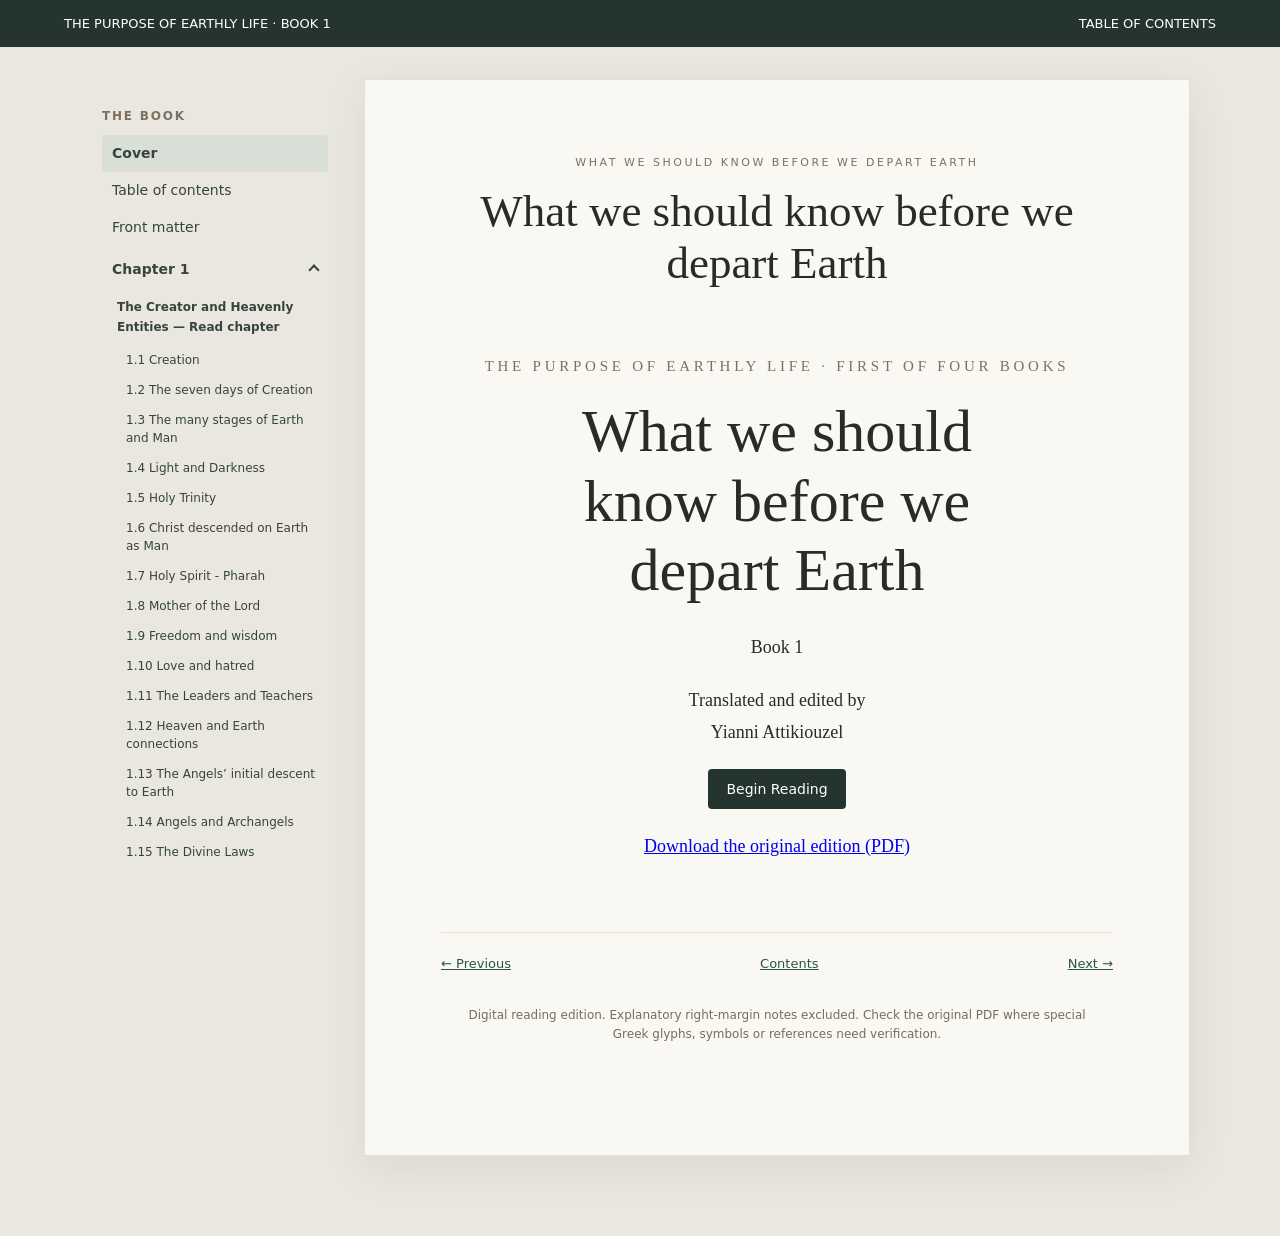
<file: index.html>
<!doctype html><html lang="en"><head><meta charset="utf-8"><meta name="viewport" content="width=device-width,initial-scale=1"><title>What we should know before we depart Earth | What we should know before we depart Earth</title><link rel="stylesheet" href="style.css"></head><body><div class="top"><a href="index.html">THE PURPOSE OF EARTHLY LIFE · BOOK 1</a><a href="contents.html">TABLE OF CONTENTS</a></div><div class="shell"><aside class="sidebar"><h3>THE BOOK</h3><a href="index.html" class="active">Cover</a><a href="contents.html">Table of contents</a><a href="front-matter.html">Front matter</a><details class="sidebar-chapter" open><summary><span>Chapter 1</span><span class="sidebar-chevron" aria-hidden="true"></span></summary><div class="sidebar-sections"><a class="sidebar-chapter-title" href="chapter-1.html">The Creator and Heavenly Entities — Read chapter</a><a class="sidebar-subchapter" href="chapter-1.html#section-1-1">1.1 Creation</a><a class="sidebar-subchapter" href="chapter-1.html#section-1-2">1.2 The seven days of Creation</a><a class="sidebar-subchapter" href="chapter-1.html#section-1-3">1.3 The many stages of Earth and Man</a><a class="sidebar-subchapter" href="chapter-1.html#section-1-4">1.4 Light and Darkness</a><a class="sidebar-subchapter" href="chapter-1.html#section-1-5">1.5 Holy Trinity</a><a class="sidebar-subchapter" href="chapter-1.html#section-1-6">1.6 Christ descended on Earth as Man</a><a class="sidebar-subchapter" href="chapter-1.html#section-1-7">1.7 Holy Spirit - Pharah</a><a class="sidebar-subchapter" href="chapter-1.html#section-1-8">1.8 Mother of the Lord</a><a class="sidebar-subchapter" href="chapter-1.html#section-1-9">1.9 Freedom and wisdom</a><a class="sidebar-subchapter" href="chapter-1.html#section-1-10">1.10 Love and hatred</a><a class="sidebar-subchapter" href="chapter-1.html#section-1-11">1.11 The Leaders and Teachers</a><a class="sidebar-subchapter" href="chapter-1.html#section-1-12">1.12 Heaven and Earth connections</a><a class="sidebar-subchapter" href="chapter-1.html#section-1-13">1.13 The Angels’ initial descent to Earth</a><a class="sidebar-subchapter" href="chapter-1.html#section-1-14">1.14 Angels and Archangels</a><a class="sidebar-subchapter" href="chapter-1.html#section-1-15">1.15 The Divine Laws</a><a class="sidebar-subchapter" href="chapter-1.html#section-1-16">1.16 The Mysteries</a><a class="sidebar-subchapter" href="chapter-1.html#section-1-17">1.17 Evil’s nature</a><a class="sidebar-subchapter" href="chapter-1.html#section-1-18">1.18 The role of Lucifer</a><a class="sidebar-subchapter" href="chapter-1.html#section-1-19">1.19 The Fickle and Earth Bound Spirits</a><a class="sidebar-subchapter" href="chapter-1.html#section-1-20">1.20 The Winds of the Lord</a><a class="sidebar-subchapter" href="chapter-1.html#section-1-21">1.21 Communication between spirits</a><a class="sidebar-subchapter" href="chapter-1.html#section-1-22">1.22 The work of the Saints</a></div></details><details class="sidebar-chapter"><summary><span>Chapter 2</span><span class="sidebar-chevron" aria-hidden="true"></span></summary><div class="sidebar-sections"><a class="sidebar-chapter-title" href="chapter-2.html">Body, Spirit and Soul — Read chapter</a><a class="sidebar-subchapter" href="chapter-2.html#section-2-1">2.1 Body-Soul-Spirit</a><a class="sidebar-subchapter" href="chapter-2.html#section-2-3">2.3 The word Man</a><a class="sidebar-subchapter" href="chapter-2.html#section-2-4">2.4 Soul and Spirit</a><a class="sidebar-subchapter" href="chapter-2.html#section-2-5">2.5 Symbolism of candles</a><a class="sidebar-subchapter" href="chapter-2.html#section-2-6">2.6 Matter and spirit, the opposing forces</a><a class="sidebar-subchapter" href="chapter-2.html#section-2-7">2.7 Soul strength</a><a class="sidebar-subchapter" href="chapter-2.html#section-2-8">2.8 The psychoanalysis (soul-analysis) of</a><a class="sidebar-subchapter" href="chapter-2.html#section-2-9">2.9 The Spirit is created by God</a><a class="sidebar-subchapter" href="chapter-2.html#section-2-10">2.10 Birth and Death</a><a class="sidebar-subchapter" href="chapter-2.html#section-2-11">2.11 Phenomena during death</a><a class="sidebar-subchapter" href="chapter-2.html#section-2-12">2.12  The physical body after death</a><a class="sidebar-subchapter" href="chapter-2.html#section-2-13">2.13  Euthanasia</a><a class="sidebar-subchapter" href="chapter-2.html#section-2-14">2.14 Suicide</a><a class="sidebar-subchapter" href="chapter-2.html#section-2-15">2.15 Wandering phantoms</a><a class="sidebar-subchapter" href="chapter-2.html#section-2-16">2.16 Reincarnation</a><a class="sidebar-subchapter" href="chapter-2.html#section-2-17">2.17 Metempsychosis</a><a class="sidebar-subchapter" href="chapter-2.html#section-2-18">2.18 Heavenly psycho-spiritual entities</a><a class="sidebar-subchapter" href="chapter-2.html#section-2-19">2.19 The past, the present, and</a><a class="sidebar-subchapter" href="chapter-2.html#section-2-20">2.20  When do the recalled entities</a></div></details><details class="sidebar-chapter"><summary><span>Chapter 3</span><span class="sidebar-chevron" aria-hidden="true"></span></summary><div class="sidebar-sections"><a class="sidebar-chapter-title" href="chapter-3.html">Moderation, Knowing Thyself and Conscience — Read chapter</a><a class="sidebar-subchapter" href="chapter-3.html#section-3-1">3.1 Moderation, the golden rule of the</a><a class="sidebar-subchapter" href="chapter-3.html#section-3-2">3.2 Moderation and knowing thyself</a><a class="sidebar-subchapter" href="chapter-3.html#section-3-3">3.3 The dynamic energy of</a><a class="sidebar-subchapter" href="chapter-3.html#section-3-4">3.4 Decalogue</a><a class="sidebar-subchapter" href="chapter-3.html#section-3-5">3.5 Heavenly principles</a><a class="sidebar-subchapter" href="chapter-3.html#section-3-6">3.6 The Righteousness of the Kingdom</a><a class="sidebar-subchapter" href="chapter-3.html#section-3-7">3.7 Egoism</a><a class="sidebar-subchapter" href="chapter-3.html#section-3-8">3.8 Sorrow and pain removes egoism</a><a class="sidebar-subchapter" href="chapter-3.html#section-3-9">3.9 Other forms of egoism</a><a class="sidebar-subchapter" href="chapter-3.html#section-3-10">3.10 Conscience and subconscious</a><a class="sidebar-subchapter" href="chapter-3.html#section-3-11">3.11 The obscure area of the</a><a class="sidebar-subchapter" href="chapter-3.html#section-3-12">3.12 The conscience’s infallible censure</a><a class="sidebar-subchapter" href="chapter-3.html#section-3-13">3.13 Distress due to conscience</a><a class="sidebar-subchapter" href="chapter-3.html#section-3-14">3.14 The drama within the subconscious</a><a class="sidebar-subchapter" href="chapter-3.html#section-3-15">3.15 Dreams</a><a class="sidebar-subchapter" href="chapter-3.html#section-3-16">3.16 Confession</a><a class="sidebar-subchapter" href="chapter-3.html#section-3-17">3.17 Self sacrifice</a><a class="sidebar-subchapter" href="chapter-3.html#section-3-18">3.18   A and B Quality entities</a><a class="sidebar-subchapter" href="chapter-3.html#section-3-19">3.19 Purity has 24 stages</a><a class="sidebar-subchapter" href="chapter-3.html#section-3-20">3.20 Punishment of entities on Earth</a></div></details><details class="sidebar-chapter"><summary><span>Chapter 4</span><span class="sidebar-chevron" aria-hidden="true"></span></summary><div class="sidebar-sections"><a class="sidebar-chapter-title" href="chapter-4.html">Structure of Heavenly Kingdom — Read chapter</a><a class="sidebar-subchapter" href="chapter-4.html#section-4-1">4.1 Overview of Heavenly structure</a><a class="sidebar-subchapter" href="chapter-4.html#section-4-2">4.2 Station Alpha</a><a class="sidebar-subchapter" href="chapter-4.html#section-4-3">4.3 Klimaka</a><a class="sidebar-subchapter" href="chapter-4.html#section-4-4">4.4 Kerveros</a><a class="sidebar-subchapter" href="chapter-4.html#section-4-5">4.5 The Transit Centre</a><a class="sidebar-subchapter" href="chapter-4.html#section-4-6">4.6 Centre of Accountability</a><a class="sidebar-subchapter" href="chapter-4.html#section-4-7">4.7 Within the Transit Centre</a><a class="sidebar-subchapter" href="chapter-4.html#section-4-8">4.8 Hell, does it exist?</a><a class="sidebar-subchapter" href="chapter-4.html#section-4-9">4.9 Punished entities</a><a class="sidebar-subchapter" href="chapter-4.html#section-4-10">4.10 Fishing the fickle spirits</a><a class="sidebar-subchapter" href="chapter-4.html#section-4-11">4.11 The Alpha to Omega of evolution</a><a class="sidebar-subchapter" href="chapter-4.html#section-4-12">4.12 Station  (omega)</a><a class="sidebar-subchapter" href="chapter-4.html#section-4-13">4.13 How you will rediscover the lost</a><a class="sidebar-subchapter" href="chapter-4.html#section-4-14">4.14 Centre of Spiritual Splendour</a><a class="sidebar-subchapter" href="chapter-4.html#section-4-15">4.15  The 13 Councils</a><a class="sidebar-subchapter" href="chapter-4.html#section-4-16">4.16 The Palace of the Lord and His Stars</a><a class="sidebar-subchapter" href="chapter-4.html#section-4-17">4.17 The Council of the Lord</a><a class="sidebar-subchapter" href="chapter-4.html#section-4-18">4.18 The past, the present and the</a><a class="sidebar-subchapter" href="chapter-4.html#section-4-19">4.19 Other Councils</a><a class="sidebar-subchapter" href="chapter-4.html#section-4-20">4. 20 The Will of the Lord is counsel</a></div></details><a href="epilogue.html">Epilogue</a><a href="glossary.html">Glossary of Terms</a><a href="bibliography.html">Bibliography and References</a><a href="original.pdf" download>Original PDF ↓</a></aside><main class="sheet"><div class="eyebrow">WHAT WE SHOULD KNOW BEFORE WE DEPART EARTH</div><h1>What we should know before we depart Earth</h1><div class="bodycopy"><div class="hero"><small>THE PURPOSE OF EARTHLY LIFE · FIRST OF FOUR BOOKS</small><h1>What we should<br>know before we<br>depart Earth</h1><p>Book 1</p><p>Translated and edited by<br>Yianni Attikiouzel</p><p><a class="btn" href="contents.html">Begin Reading</a></p><p><a href="original.pdf">Download the original edition (PDF)</a></p></div></div><nav class="end"><a href="contents.html">← Previous</a><a href="contents.html">Contents</a><a href="contents.html">Next →</a></nav><p class="notice">Digital reading edition. Explanatory right-margin notes excluded. Check the original PDF where special Greek glyphs, symbols or references need verification.</p></main></div></body></html>
</file>
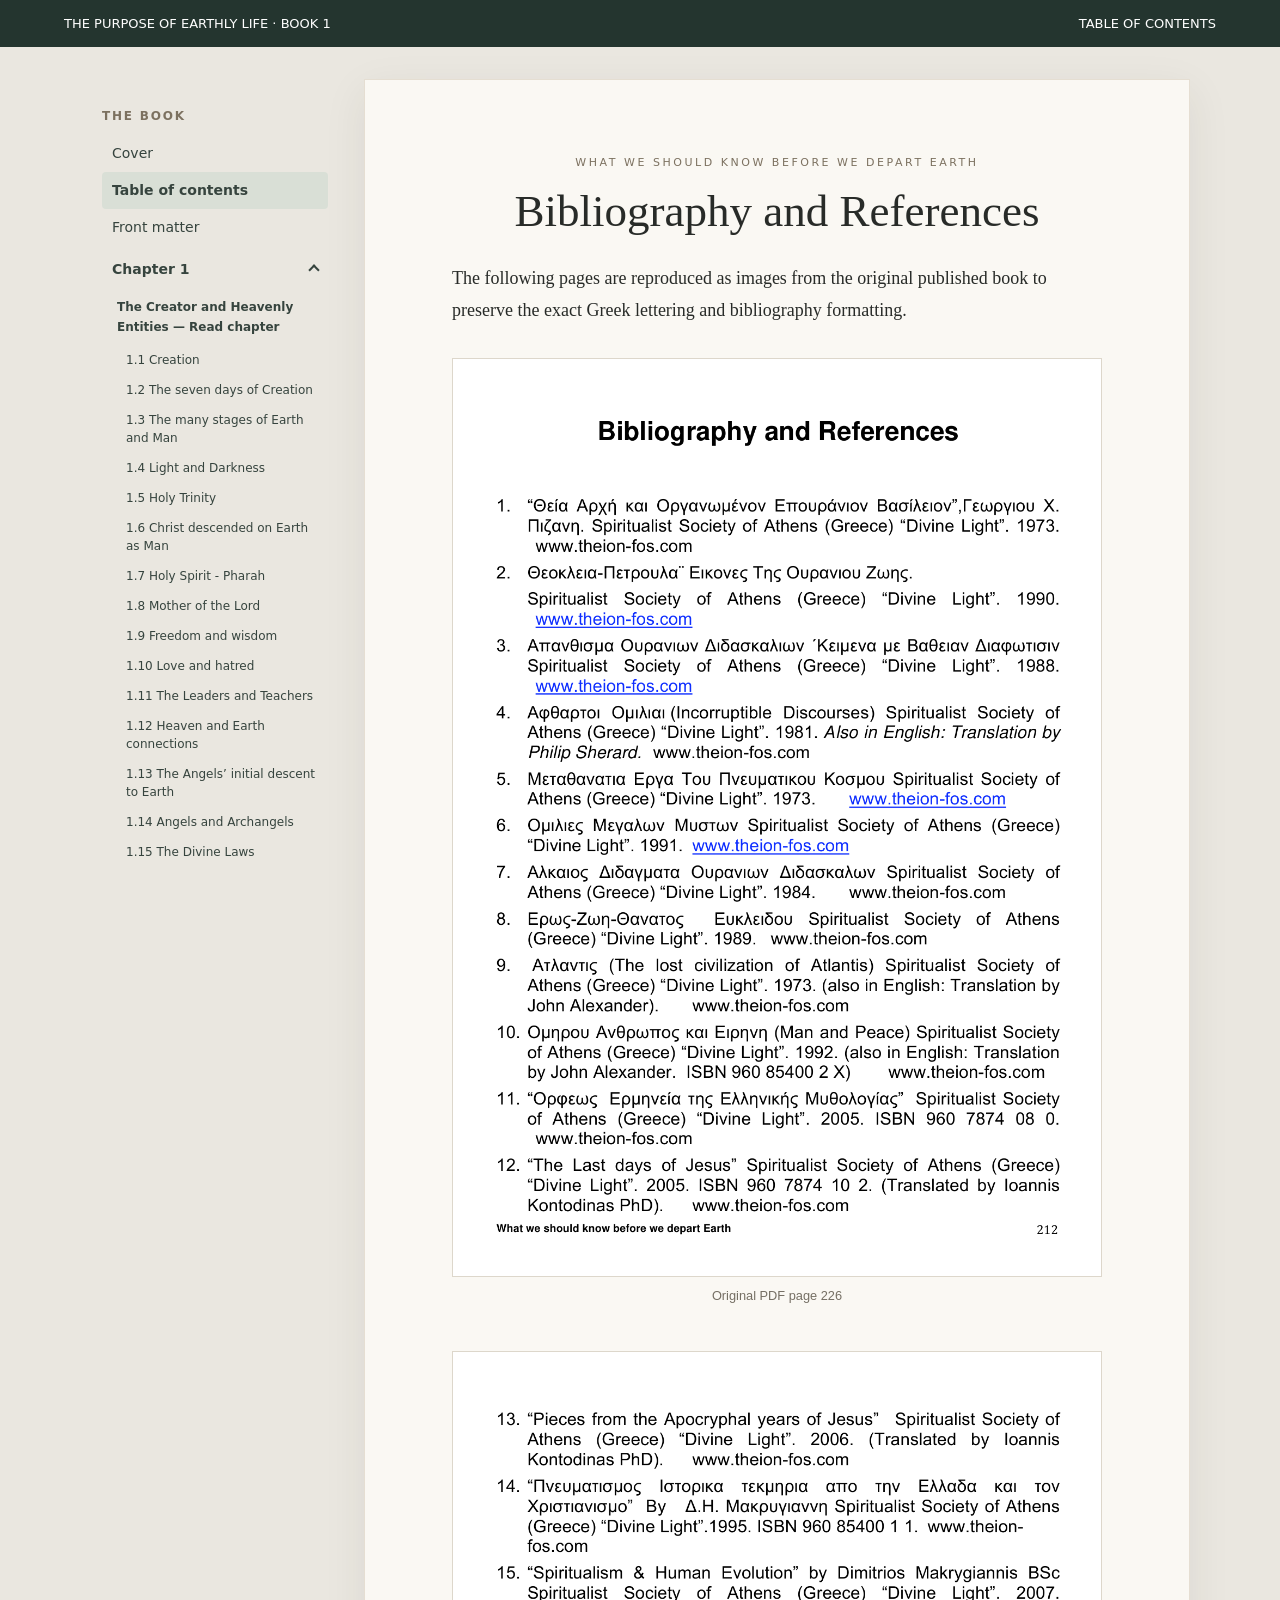
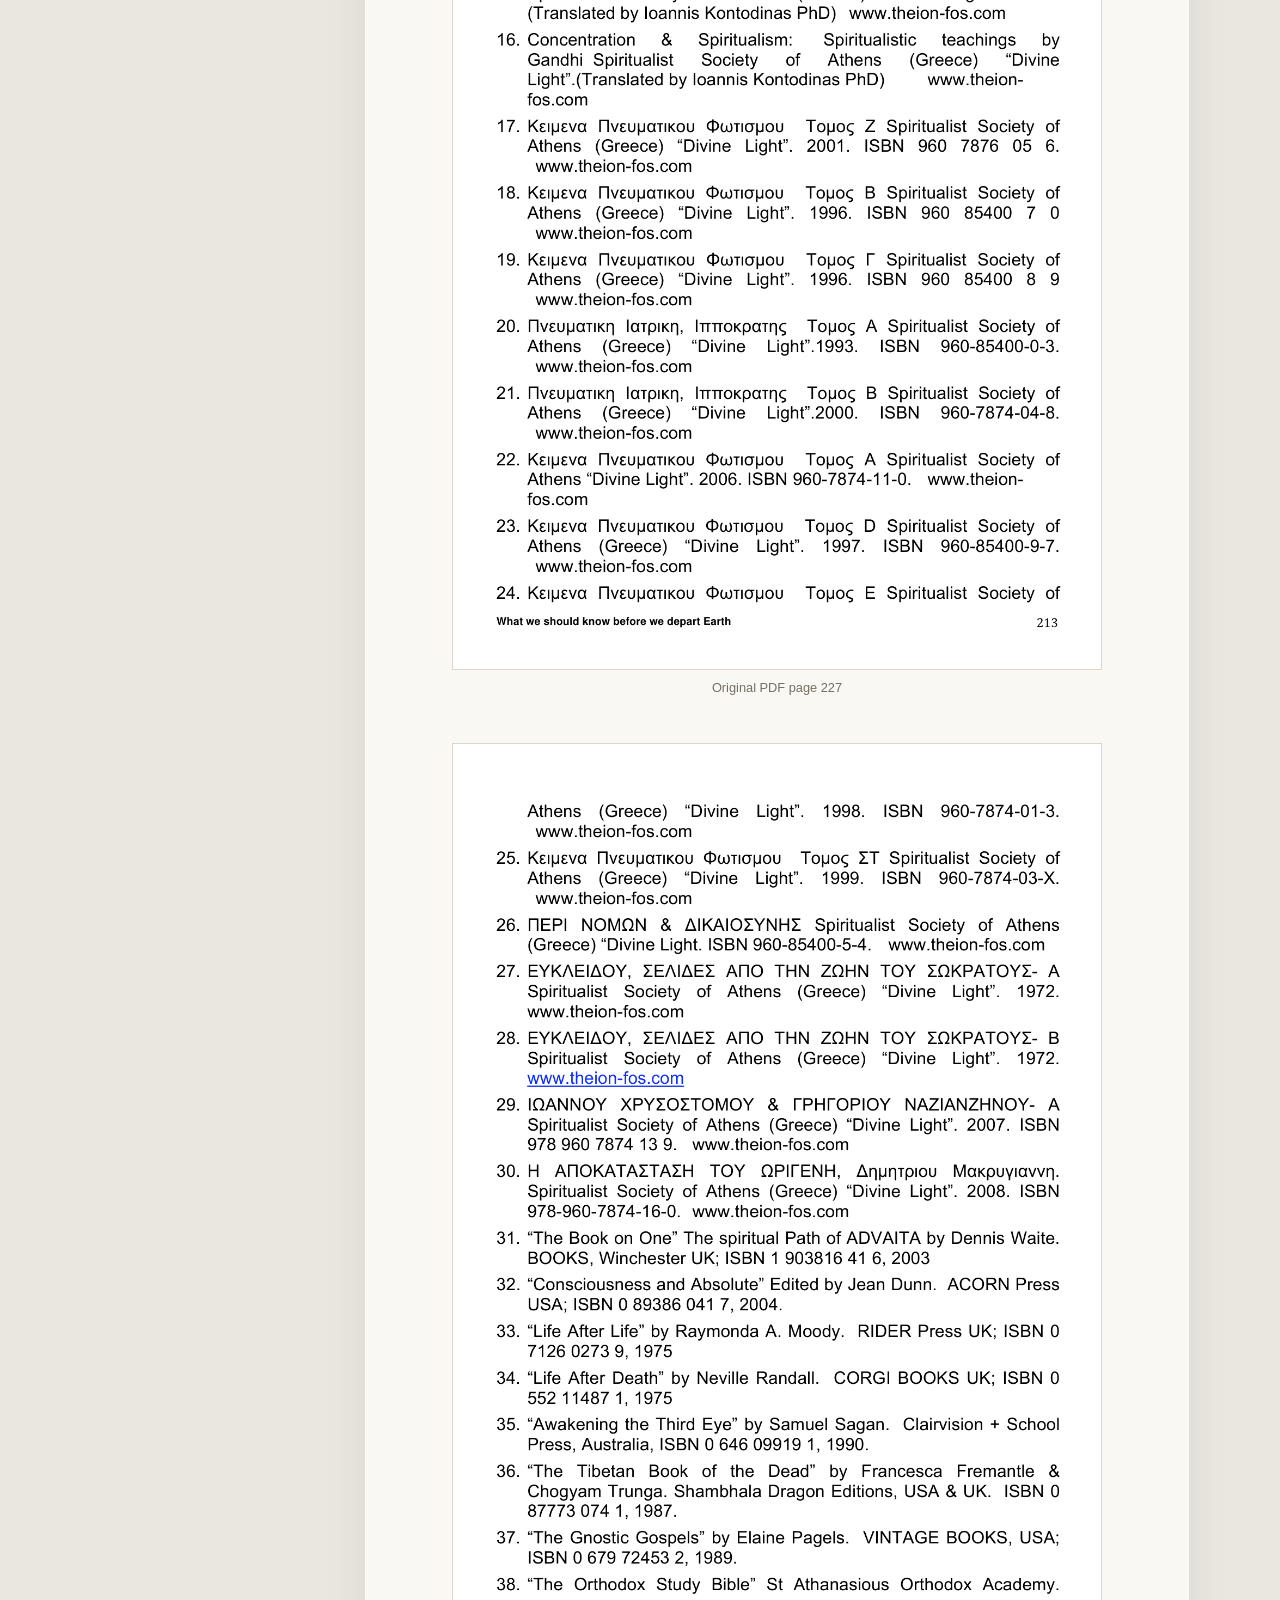
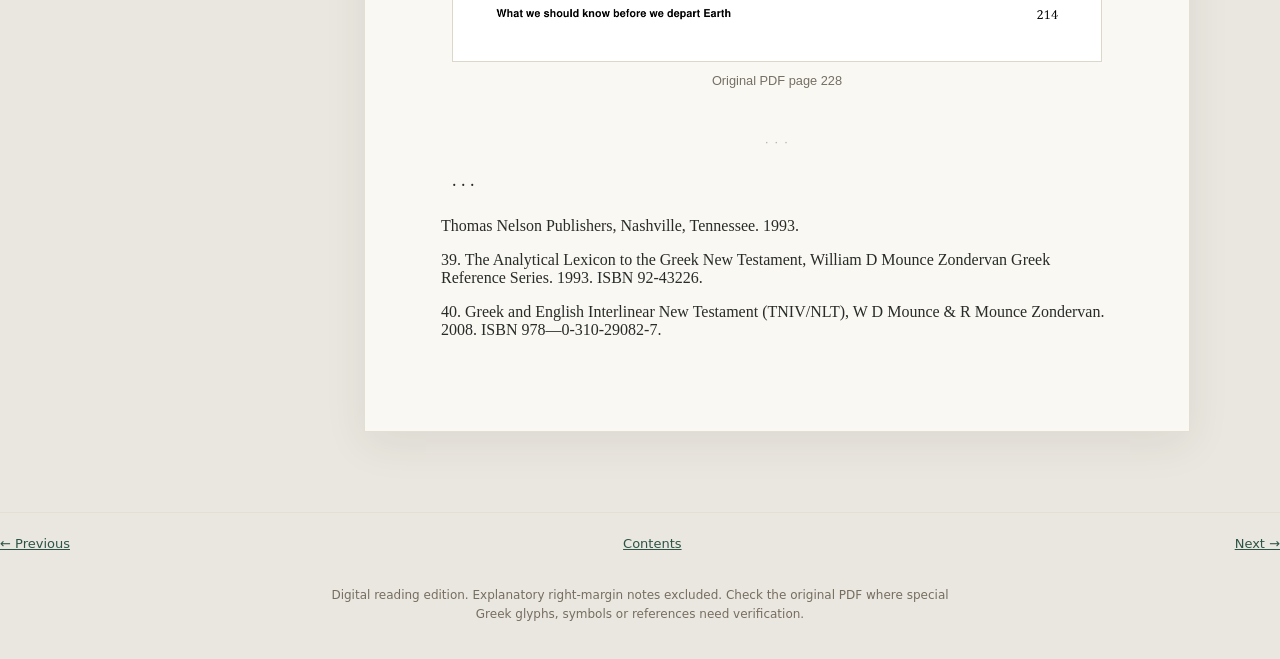
<file: bibliography.html>
<!doctype html><html lang="en"><head><meta charset="utf-8"><meta name="viewport" content="width=device-width,initial-scale=1"><title>Bibliography and References | What we should know before we depart Earth</title><link rel="stylesheet" href="style.css"></head><body><div class="top"><a href="index.html">THE PURPOSE OF EARTHLY LIFE · BOOK 1</a><a href="contents.html">TABLE OF CONTENTS</a></div><div class="shell"><aside class="sidebar"><h3>THE BOOK</h3><a href="index.html">Cover</a><a href="contents.html" class="active">Table of contents</a><a href="front-matter.html">Front matter</a><details class="sidebar-chapter" open><summary><span>Chapter 1</span><span class="sidebar-chevron" aria-hidden="true"></span></summary><div class="sidebar-sections"><a class="sidebar-chapter-title" href="chapter-1.html">The Creator and Heavenly Entities — Read chapter</a><a class="sidebar-subchapter" href="chapter-1.html#section-1-1">1.1 Creation</a><a class="sidebar-subchapter" href="chapter-1.html#section-1-2">1.2 The seven days of Creation</a><a class="sidebar-subchapter" href="chapter-1.html#section-1-3">1.3 The many stages of Earth and Man</a><a class="sidebar-subchapter" href="chapter-1.html#section-1-4">1.4 Light and Darkness</a><a class="sidebar-subchapter" href="chapter-1.html#section-1-5">1.5 Holy Trinity</a><a class="sidebar-subchapter" href="chapter-1.html#section-1-6">1.6 Christ descended on Earth as Man</a><a class="sidebar-subchapter" href="chapter-1.html#section-1-7">1.7 Holy Spirit - Pharah</a><a class="sidebar-subchapter" href="chapter-1.html#section-1-8">1.8 Mother of the Lord</a><a class="sidebar-subchapter" href="chapter-1.html#section-1-9">1.9 Freedom and wisdom</a><a class="sidebar-subchapter" href="chapter-1.html#section-1-10">1.10 Love and hatred</a><a class="sidebar-subchapter" href="chapter-1.html#section-1-11">1.11 The Leaders and Teachers</a><a class="sidebar-subchapter" href="chapter-1.html#section-1-12">1.12 Heaven and Earth connections</a><a class="sidebar-subchapter" href="chapter-1.html#section-1-13">1.13 The Angels’ initial descent to Earth</a><a class="sidebar-subchapter" href="chapter-1.html#section-1-14">1.14 Angels and Archangels</a><a class="sidebar-subchapter" href="chapter-1.html#section-1-15">1.15 The Divine Laws</a><a class="sidebar-subchapter" href="chapter-1.html#section-1-16">1.16 The Mysteries</a><a class="sidebar-subchapter" href="chapter-1.html#section-1-17">1.17 Evil’s nature</a><a class="sidebar-subchapter" href="chapter-1.html#section-1-18">1.18 The role of Lucifer</a><a class="sidebar-subchapter" href="chapter-1.html#section-1-19">1.19 The Fickle and Earth Bound Spirits</a><a class="sidebar-subchapter" href="chapter-1.html#section-1-20">1.20 The Winds of the Lord</a><a class="sidebar-subchapter" href="chapter-1.html#section-1-21">1.21 Communication between spirits</a><a class="sidebar-subchapter" href="chapter-1.html#section-1-22">1.22 The work of the Saints</a></div></details><details class="sidebar-chapter"><summary><span>Chapter 2</span><span class="sidebar-chevron" aria-hidden="true"></span></summary><div class="sidebar-sections"><a class="sidebar-chapter-title" href="chapter-2.html">Body, Spirit and Soul — Read chapter</a><a class="sidebar-subchapter" href="chapter-2.html#section-2-1">2.1 Body-Soul-Spirit</a><a class="sidebar-subchapter" href="chapter-2.html#section-2-3">2.3 The word Man</a><a class="sidebar-subchapter" href="chapter-2.html#section-2-4">2.4 Soul and Spirit</a><a class="sidebar-subchapter" href="chapter-2.html#section-2-5">2.5 Symbolism of candles</a><a class="sidebar-subchapter" href="chapter-2.html#section-2-6">2.6 Matter and spirit, the opposing forces</a><a class="sidebar-subchapter" href="chapter-2.html#section-2-7">2.7 Soul strength</a><a class="sidebar-subchapter" href="chapter-2.html#section-2-8">2.8 The psychoanalysis (soul-analysis) of</a><a class="sidebar-subchapter" href="chapter-2.html#section-2-9">2.9 The Spirit is created by God</a><a class="sidebar-subchapter" href="chapter-2.html#section-2-10">2.10 Birth and Death</a><a class="sidebar-subchapter" href="chapter-2.html#section-2-11">2.11 Phenomena during death</a><a class="sidebar-subchapter" href="chapter-2.html#section-2-12">2.12  The physical body after death</a><a class="sidebar-subchapter" href="chapter-2.html#section-2-13">2.13  Euthanasia</a><a class="sidebar-subchapter" href="chapter-2.html#section-2-14">2.14 Suicide</a><a class="sidebar-subchapter" href="chapter-2.html#section-2-15">2.15 Wandering phantoms</a><a class="sidebar-subchapter" href="chapter-2.html#section-2-16">2.16 Reincarnation</a><a class="sidebar-subchapter" href="chapter-2.html#section-2-17">2.17 Metempsychosis</a><a class="sidebar-subchapter" href="chapter-2.html#section-2-18">2.18 Heavenly psycho-spiritual entities</a><a class="sidebar-subchapter" href="chapter-2.html#section-2-19">2.19 The past, the present, and</a><a class="sidebar-subchapter" href="chapter-2.html#section-2-20">2.20  When do the recalled entities</a></div></details><details class="sidebar-chapter"><summary><span>Chapter 3</span><span class="sidebar-chevron" aria-hidden="true"></span></summary><div class="sidebar-sections"><a class="sidebar-chapter-title" href="chapter-3.html">Moderation, Knowing Thyself and Conscience — Read chapter</a><a class="sidebar-subchapter" href="chapter-3.html#section-3-1">3.1 Moderation, the golden rule of the</a><a class="sidebar-subchapter" href="chapter-3.html#section-3-2">3.2 Moderation and knowing thyself</a><a class="sidebar-subchapter" href="chapter-3.html#section-3-3">3.3 The dynamic energy of</a><a class="sidebar-subchapter" href="chapter-3.html#section-3-4">3.4 Decalogue</a><a class="sidebar-subchapter" href="chapter-3.html#section-3-5">3.5 Heavenly principles</a><a class="sidebar-subchapter" href="chapter-3.html#section-3-6">3.6 The Righteousness of the Kingdom</a><a class="sidebar-subchapter" href="chapter-3.html#section-3-7">3.7 Egoism</a><a class="sidebar-subchapter" href="chapter-3.html#section-3-8">3.8 Sorrow and pain removes egoism</a><a class="sidebar-subchapter" href="chapter-3.html#section-3-9">3.9 Other forms of egoism</a><a class="sidebar-subchapter" href="chapter-3.html#section-3-10">3.10 Conscience and subconscious</a><a class="sidebar-subchapter" href="chapter-3.html#section-3-11">3.11 The obscure area of the</a><a class="sidebar-subchapter" href="chapter-3.html#section-3-12">3.12 The conscience’s infallible censure</a><a class="sidebar-subchapter" href="chapter-3.html#section-3-13">3.13 Distress due to conscience</a><a class="sidebar-subchapter" href="chapter-3.html#section-3-14">3.14 The drama within the subconscious</a><a class="sidebar-subchapter" href="chapter-3.html#section-3-15">3.15 Dreams</a><a class="sidebar-subchapter" href="chapter-3.html#section-3-16">3.16 Confession</a><a class="sidebar-subchapter" href="chapter-3.html#section-3-17">3.17 Self sacrifice</a><a class="sidebar-subchapter" href="chapter-3.html#section-3-18">3.18   A and B Quality entities</a><a class="sidebar-subchapter" href="chapter-3.html#section-3-19">3.19 Purity has 24 stages</a><a class="sidebar-subchapter" href="chapter-3.html#section-3-20">3.20 Punishment of entities on Earth</a></div></details><details class="sidebar-chapter"><summary><span>Chapter 4</span><span class="sidebar-chevron" aria-hidden="true"></span></summary><div class="sidebar-sections"><a class="sidebar-chapter-title" href="chapter-4.html">Structure of Heavenly Kingdom — Read chapter</a><a class="sidebar-subchapter" href="chapter-4.html#section-4-1">4.1 Overview of Heavenly structure</a><a class="sidebar-subchapter" href="chapter-4.html#section-4-2">4.2 Station Alpha</a><a class="sidebar-subchapter" href="chapter-4.html#section-4-3">4.3 Klimaka</a><a class="sidebar-subchapter" href="chapter-4.html#section-4-4">4.4 Kerveros</a><a class="sidebar-subchapter" href="chapter-4.html#section-4-5">4.5 The Transit Centre</a><a class="sidebar-subchapter" href="chapter-4.html#section-4-6">4.6 Centre of Accountability</a><a class="sidebar-subchapter" href="chapter-4.html#section-4-7">4.7 Within the Transit Centre</a><a class="sidebar-subchapter" href="chapter-4.html#section-4-8">4.8 Hell, does it exist?</a><a class="sidebar-subchapter" href="chapter-4.html#section-4-9">4.9 Punished entities</a><a class="sidebar-subchapter" href="chapter-4.html#section-4-10">4.10 Fishing the fickle spirits</a><a class="sidebar-subchapter" href="chapter-4.html#section-4-11">4.11 The Alpha to Omega of evolution</a><a class="sidebar-subchapter" href="chapter-4.html#section-4-12">4.12 Station  (omega)</a><a class="sidebar-subchapter" href="chapter-4.html#section-4-13">4.13 How you will rediscover the lost</a><a class="sidebar-subchapter" href="chapter-4.html#section-4-14">4.14 Centre of Spiritual Splendour</a><a class="sidebar-subchapter" href="chapter-4.html#section-4-15">4.15  The 13 Councils</a><a class="sidebar-subchapter" href="chapter-4.html#section-4-16">4.16 The Palace of the Lord and His Stars</a><a class="sidebar-subchapter" href="chapter-4.html#section-4-17">4.17 The Council of the Lord</a><a class="sidebar-subchapter" href="chapter-4.html#section-4-18">4.18 The past, the present and the</a><a class="sidebar-subchapter" href="chapter-4.html#section-4-19">4.19 Other Councils</a><a class="sidebar-subchapter" href="chapter-4.html#section-4-20">4. 20 The Will of the Lord is counsel</a></div></details><a href="epilogue.html">Epilogue</a><a href="glossary.html">Glossary of Terms</a><a href="bibliography.html" class="active">Bibliography and References</a><a href="original.pdf" download>Original PDF ↓</a></aside><main class="sheet"><div class="eyebrow">WHAT WE SHOULD KNOW BEFORE WE DEPART EARTH</div><h1>Bibliography and References</h1><div class="bodycopy"><p>The following pages are reproduced as images from the original published book to preserve the exact Greek lettering and bibliography formatting.</p>
<figure class="source-page" id="pdf-page-226"><img src="page-images/pdf-page-226.png" alt="Original bibliography page 226 from the book" loading="lazy"><figcaption>Original PDF page 226</figcaption></figure>
<figure class="source-page" id="pdf-page-227"><img src="page-images/pdf-page-227.png" alt="Original bibliography page 227 from the book" loading="lazy"><figcaption>Original PDF page 227</figcaption></figure>
<figure class="source-page" id="pdf-page-228"><img src="page-images/pdf-page-228.png" alt="Original bibliography page 228 from the book" loading="lazy"><figcaption>Original PDF page 228</figcaption></figure>
<div class="pagebreak" id="pdf-page-229">· · ·</div>· · ·</div><p>Thomas Nelson Publishers, Nashville, Tennessee. 1993.</p>
<p>39. The Analytical Lexicon to the Greek New Testament, William D Mounce Zondervan Greek Reference Series. 1993. ISBN 92-43226.</p>
<p>40. Greek and English Interlinear New Testament (TNIV/NLT), W D Mounce &amp; R Mounce Zondervan. 2008. ISBN 978—0-310-29082-7.</p></div><nav class="end"><a href="glossary.html">← Previous</a><a href="contents.html">Contents</a><a href="contents.html">Next →</a></nav><p class="notice">Digital reading edition. Explanatory right-margin notes excluded. Check the original PDF where special Greek glyphs, symbols or references need verification.</p></main></div></body></html>
</file>
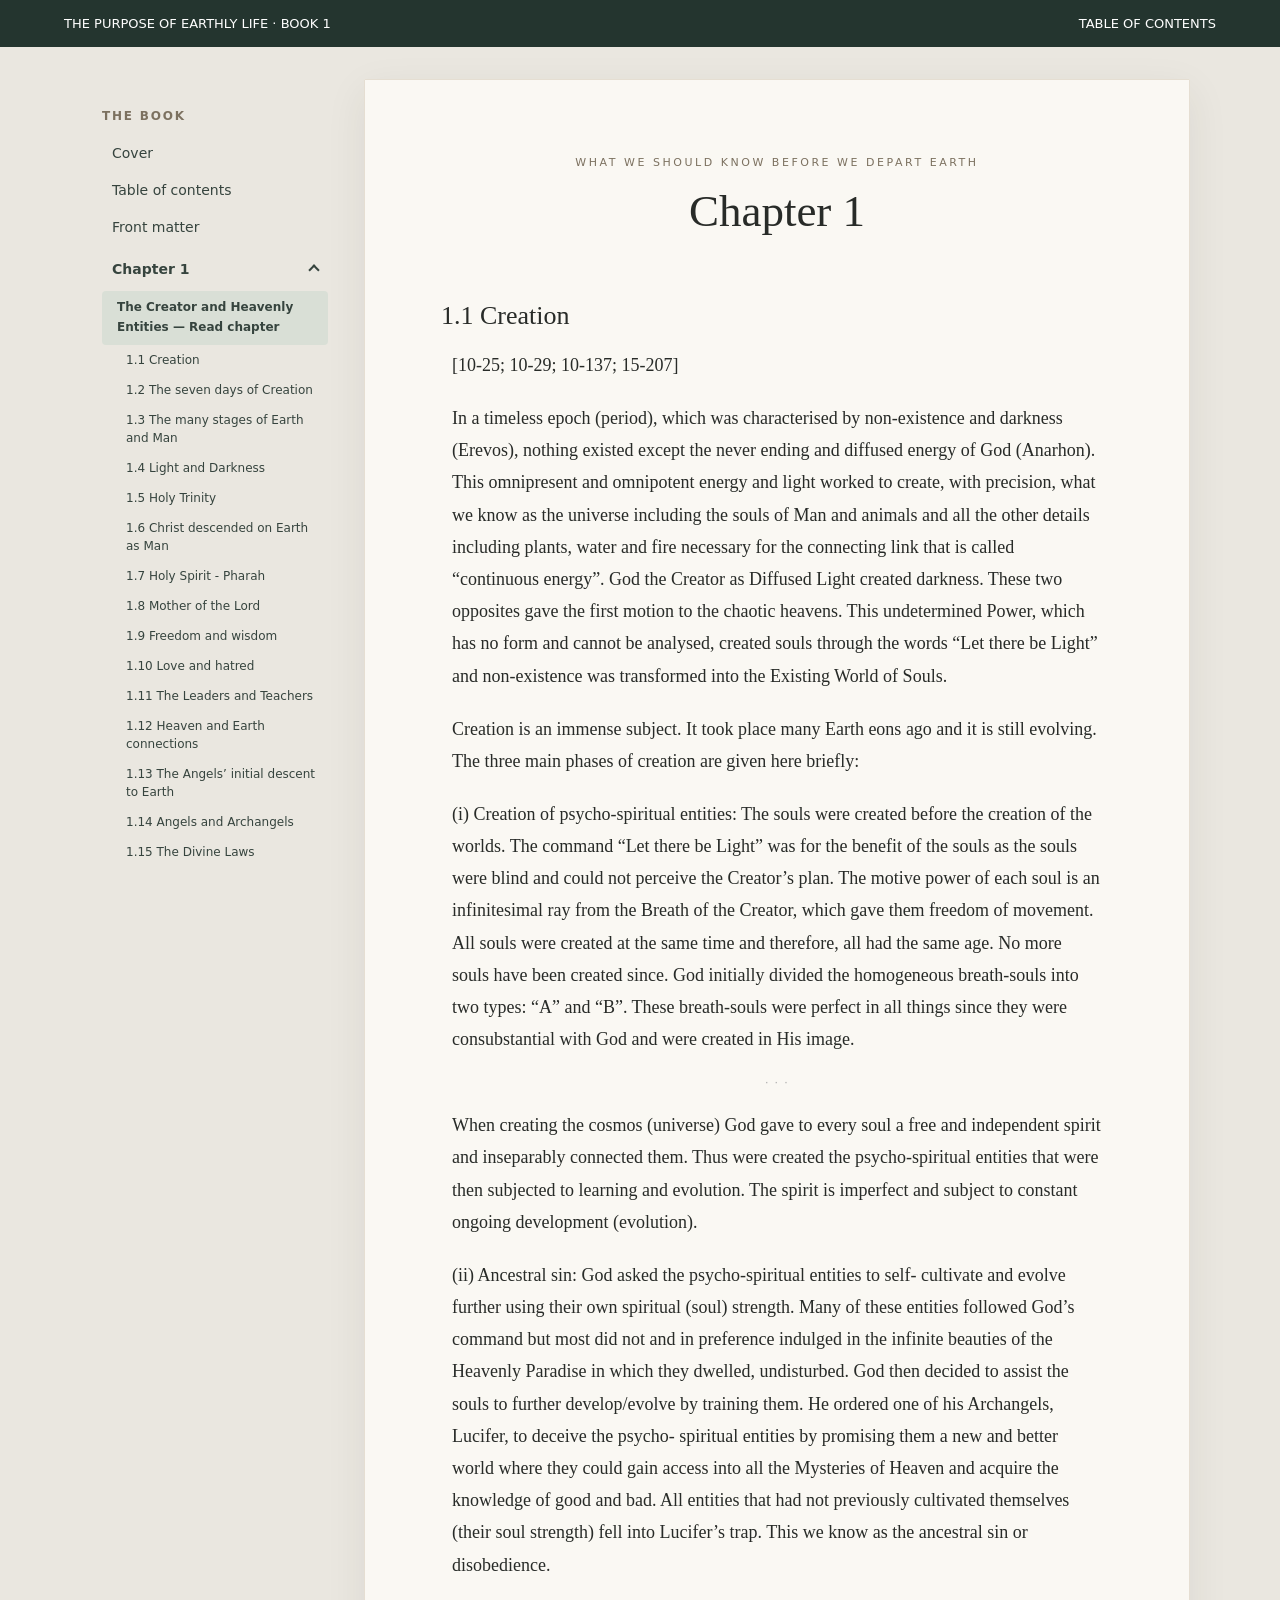
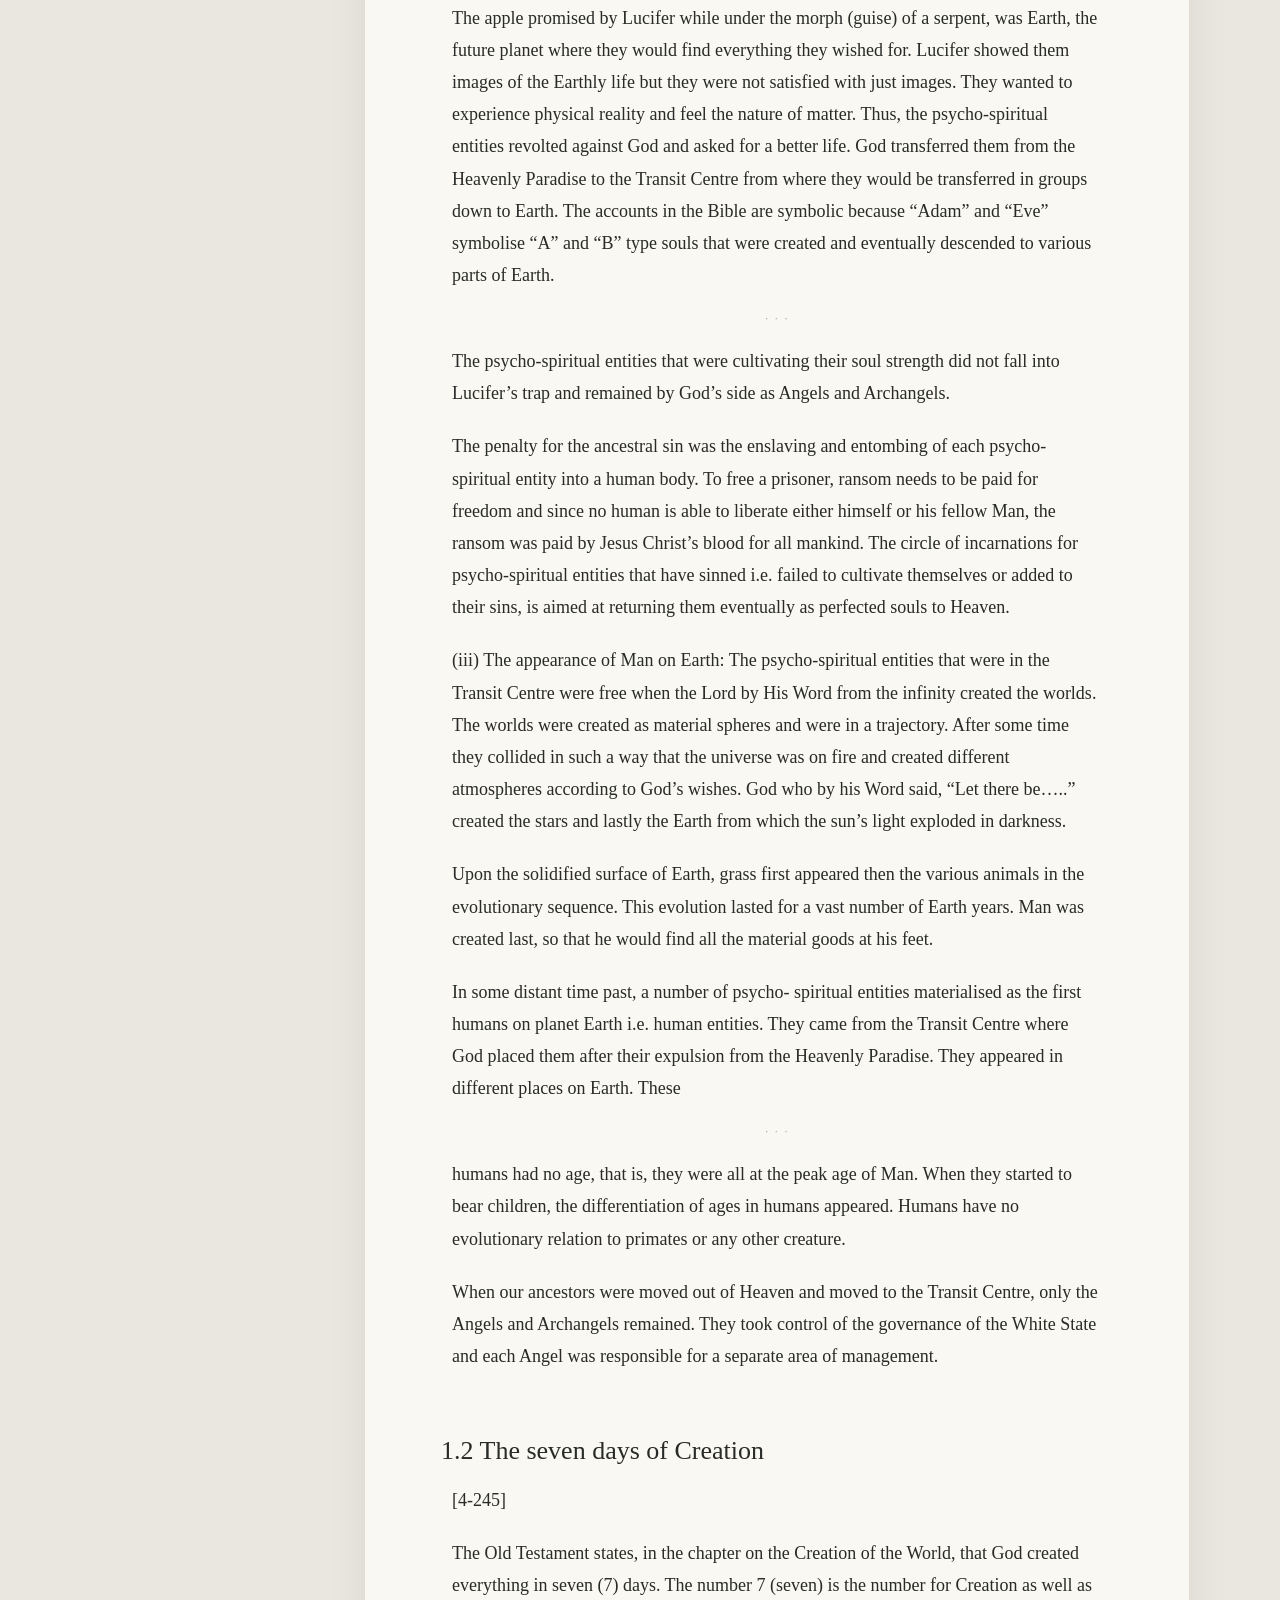
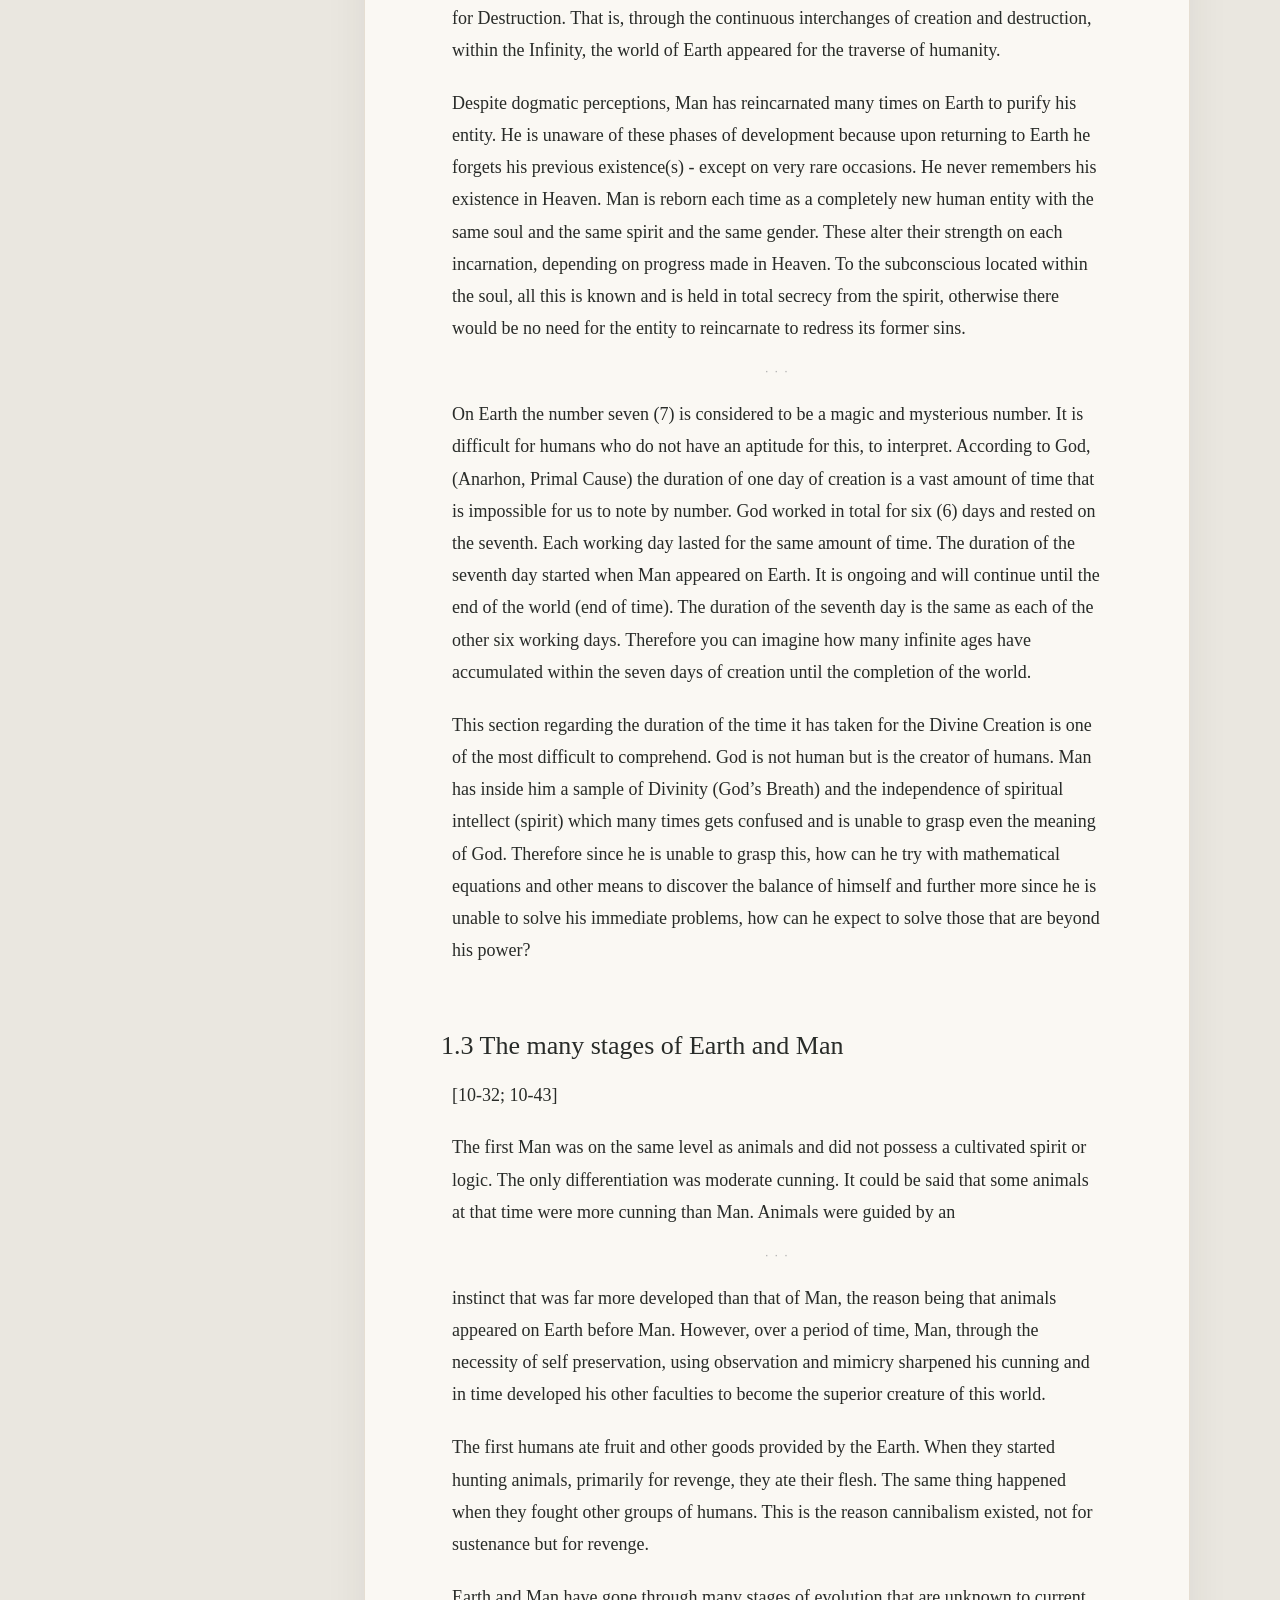
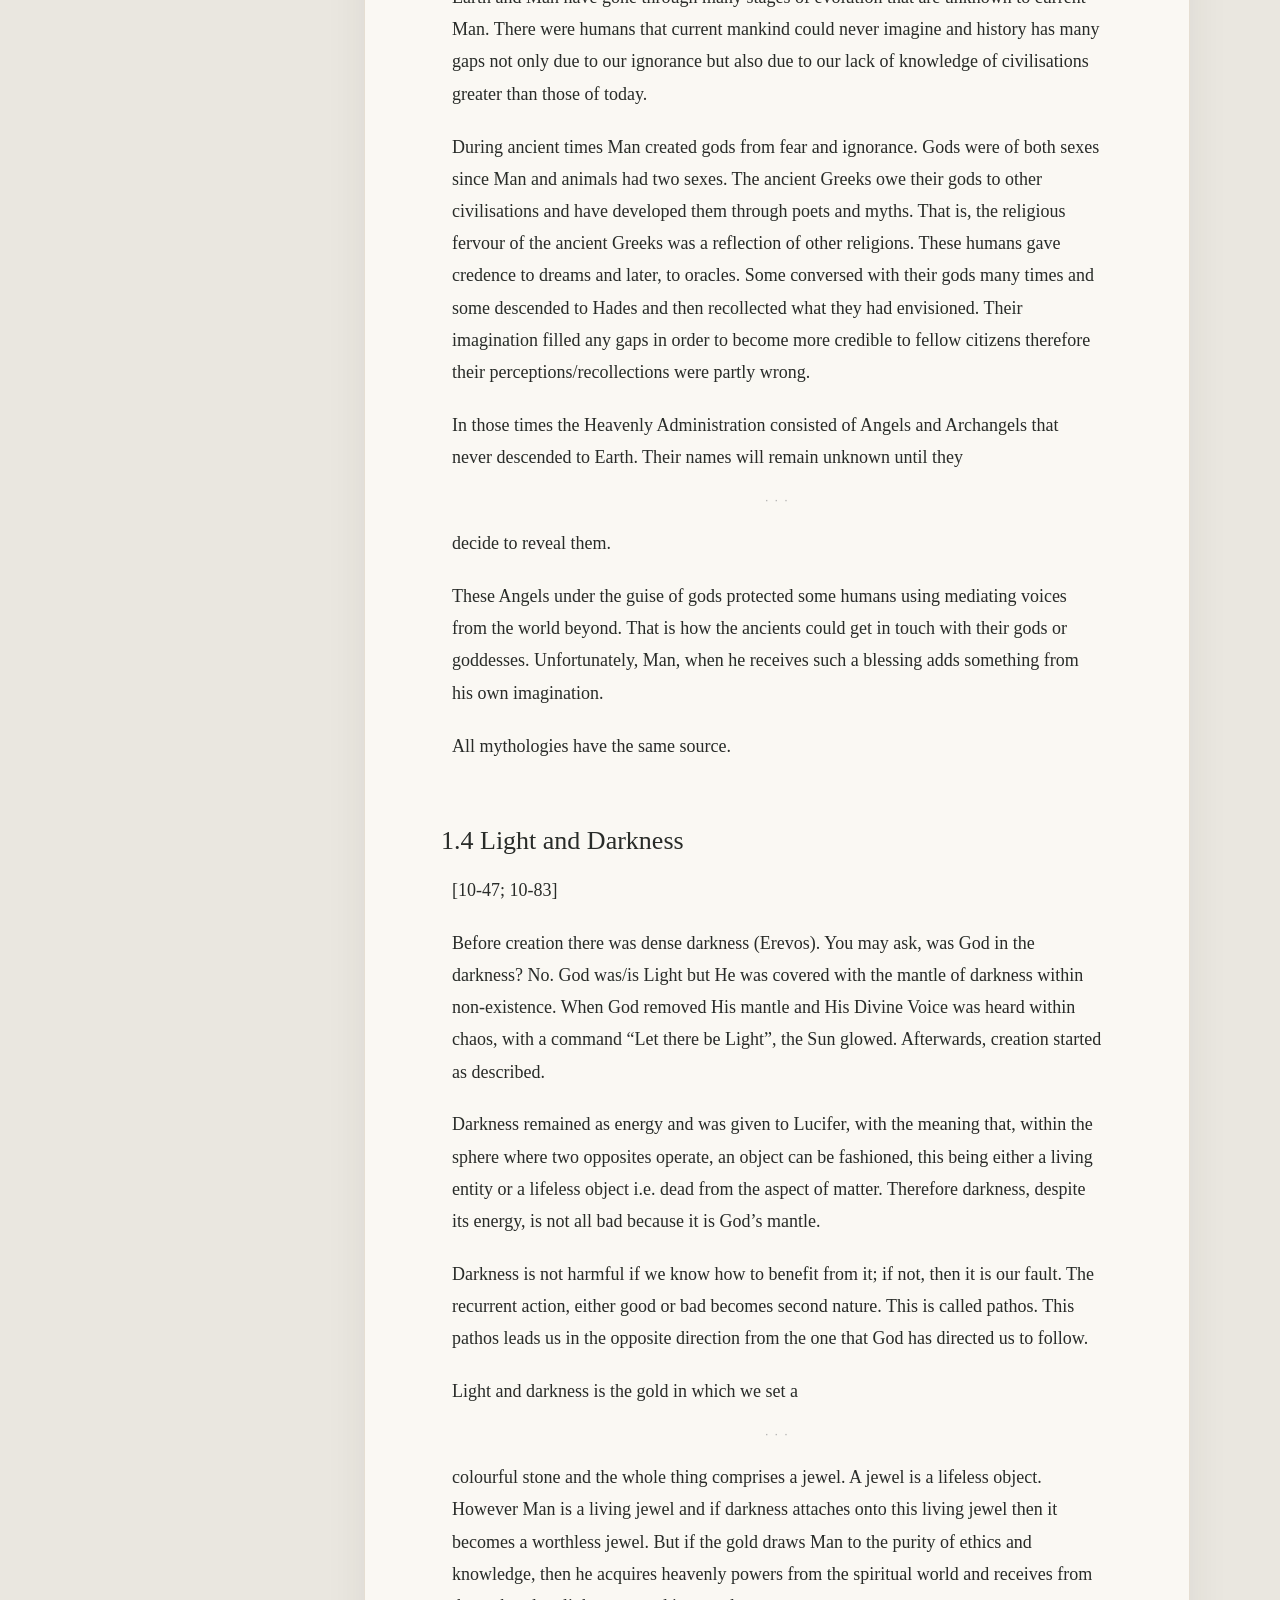
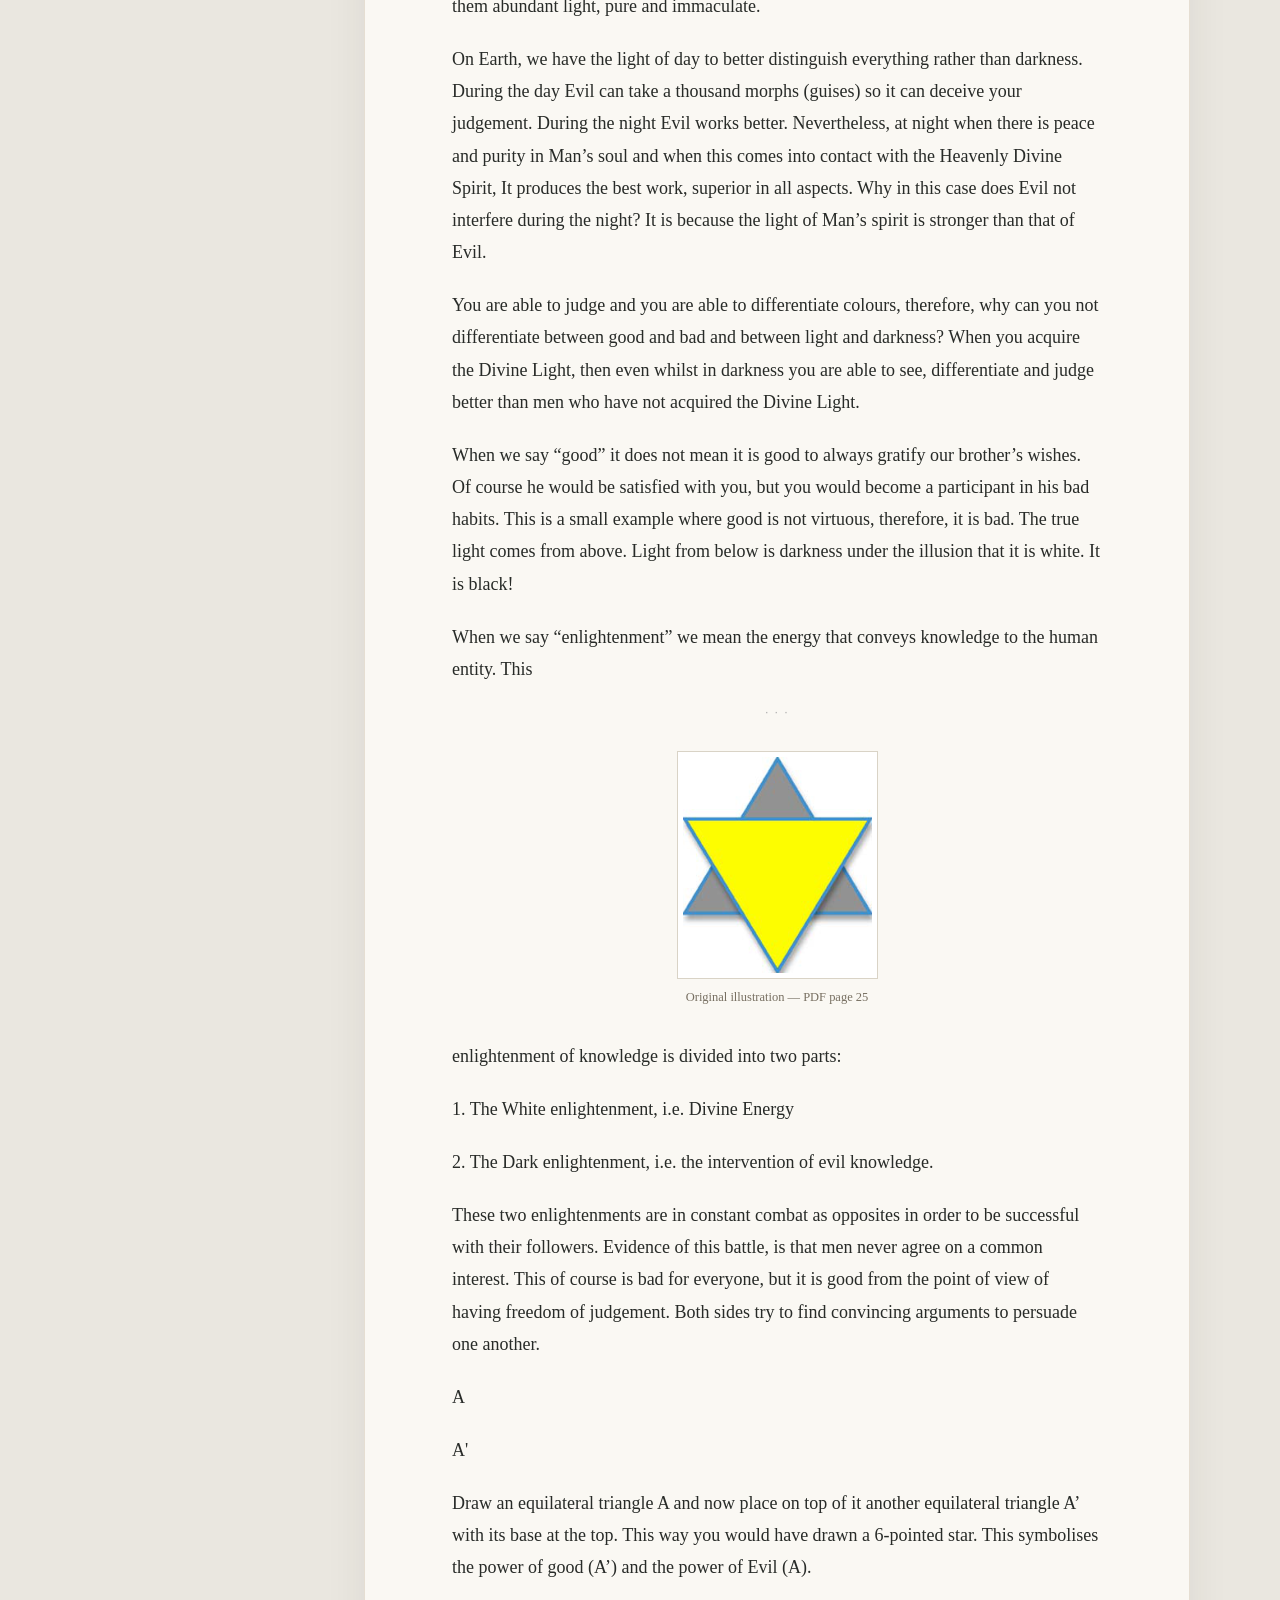
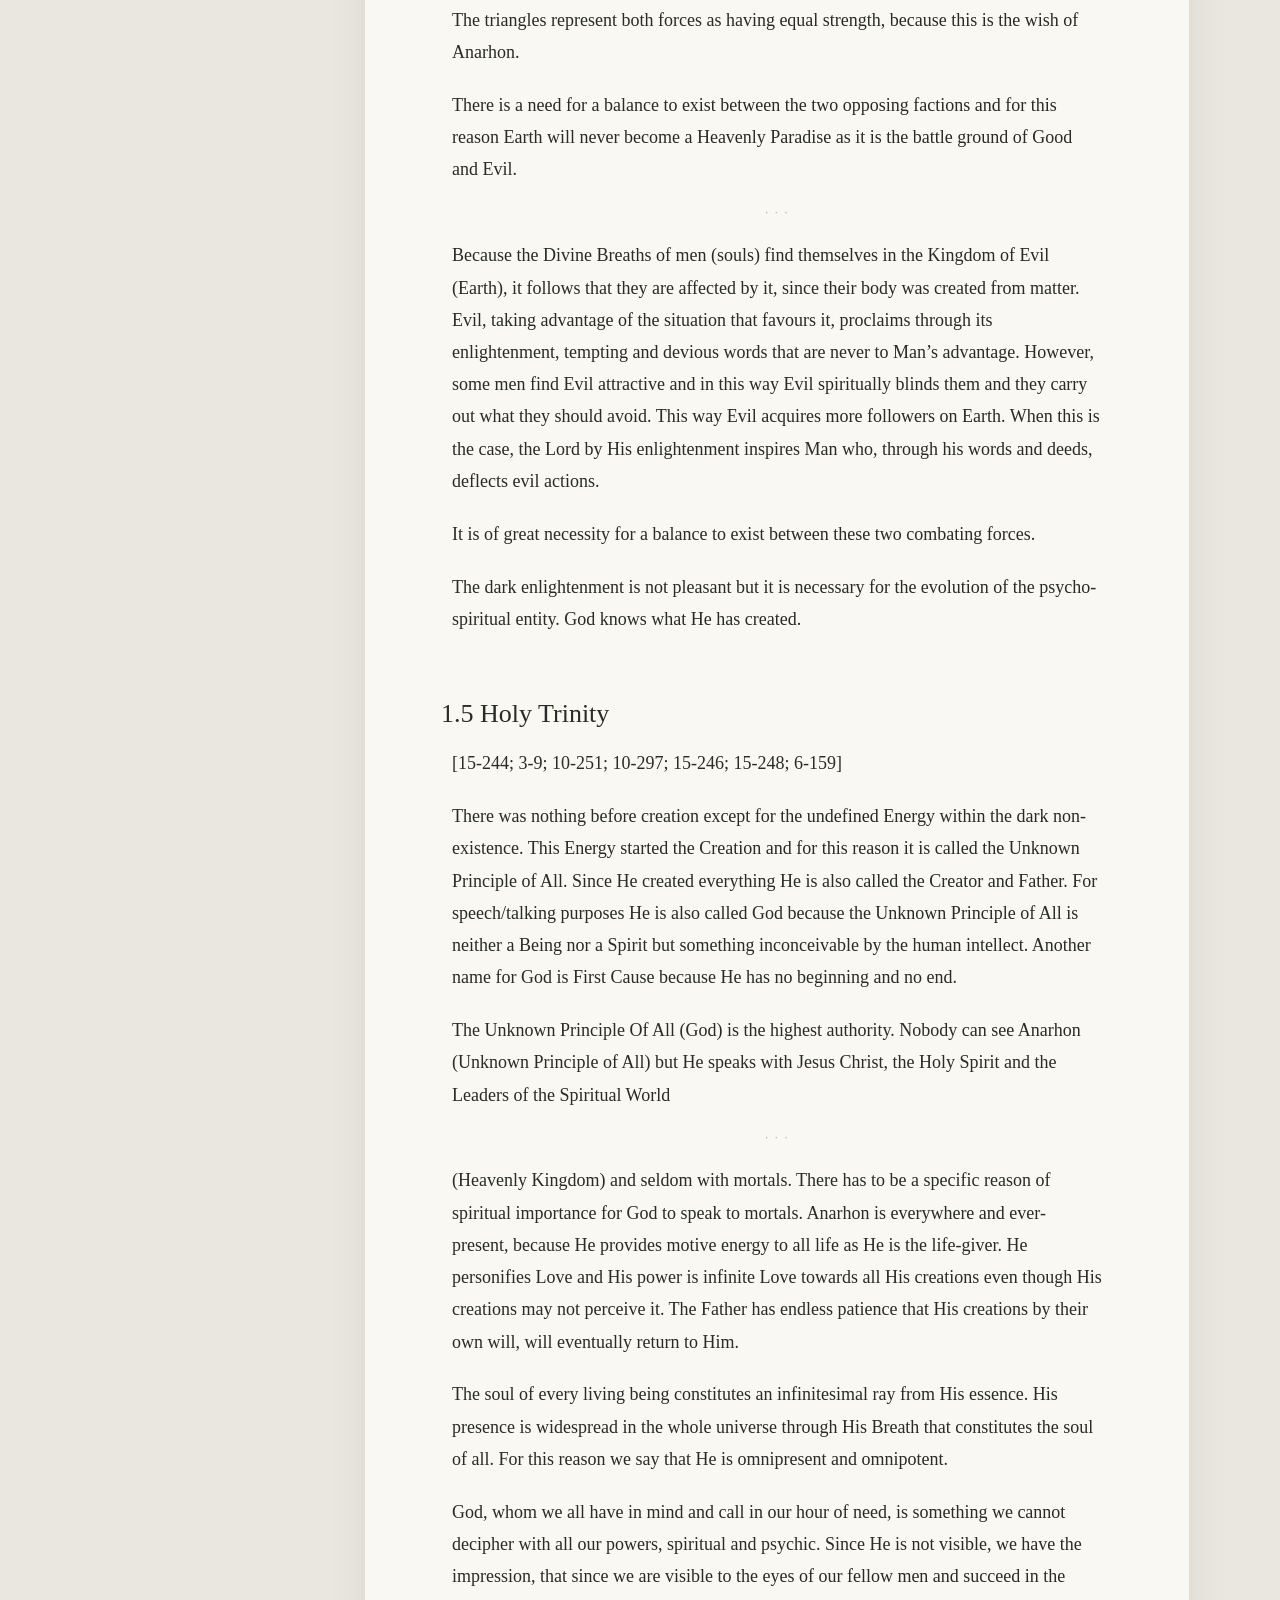
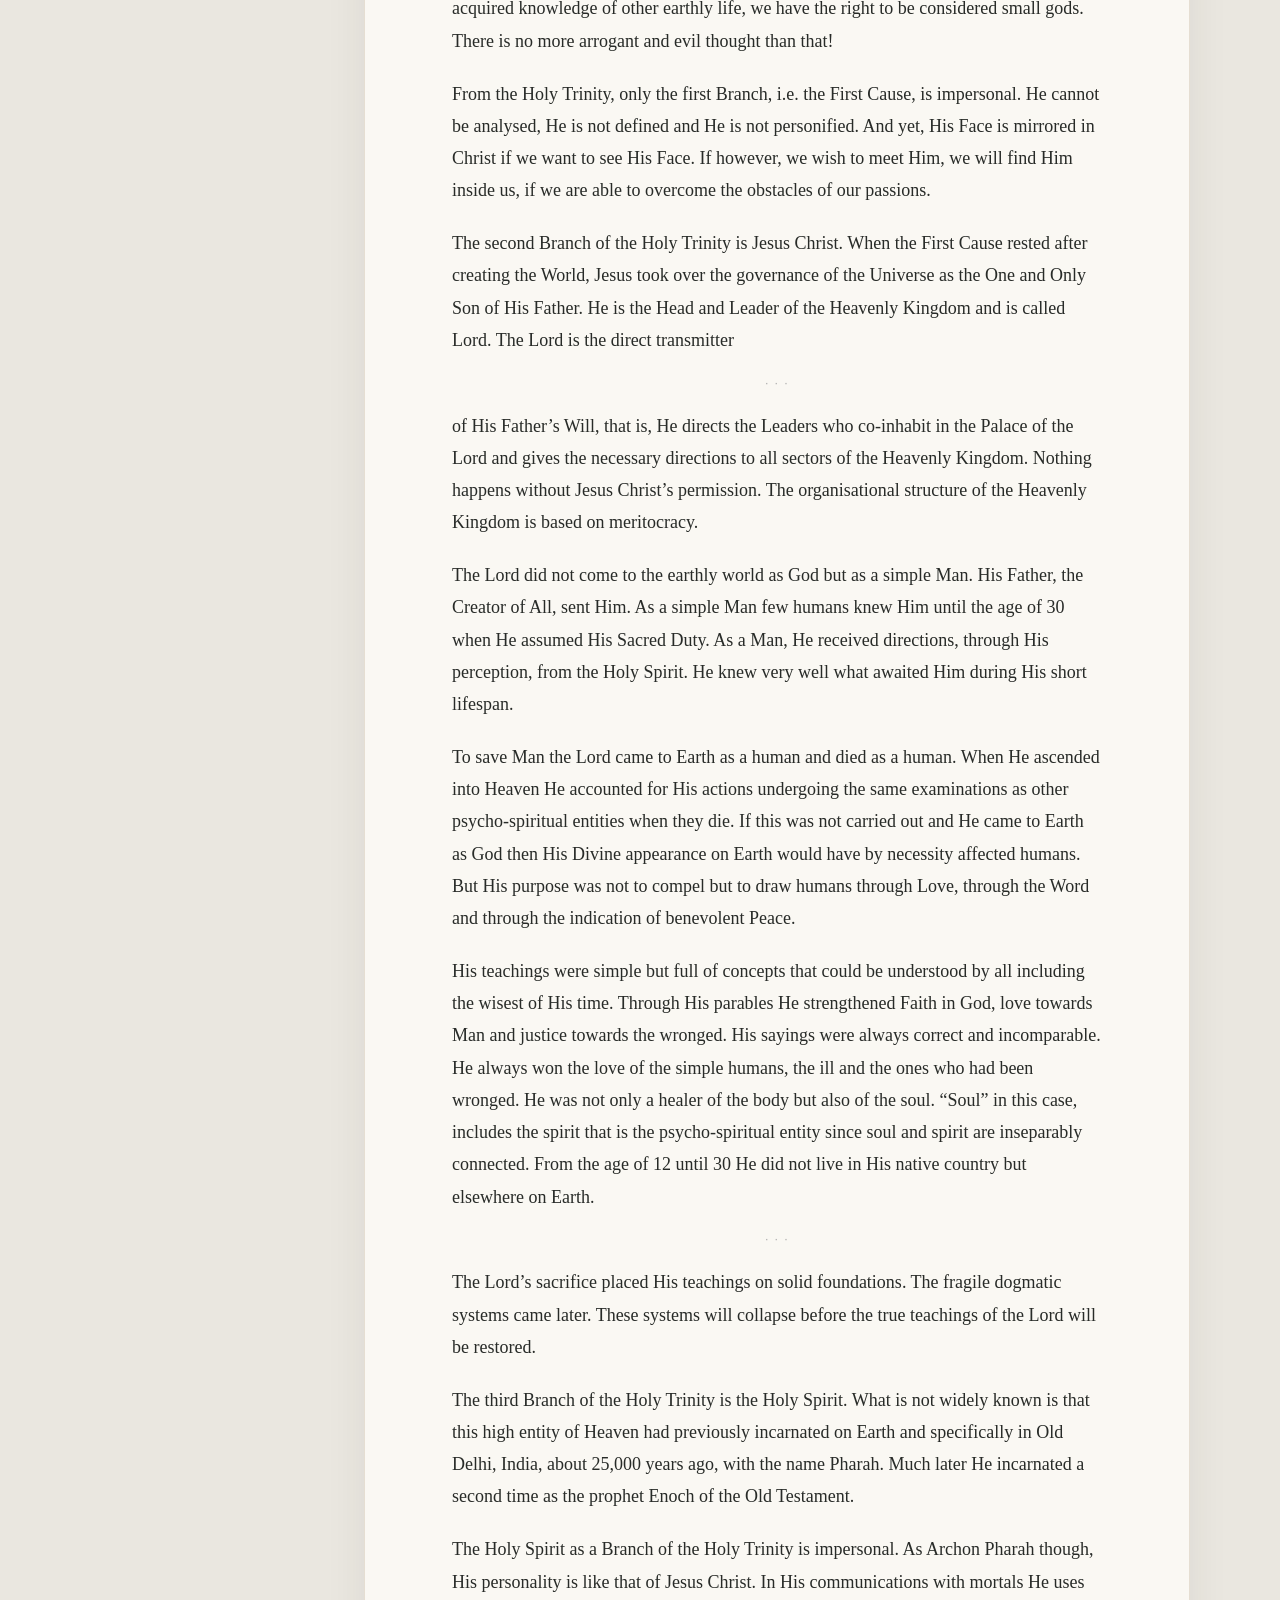
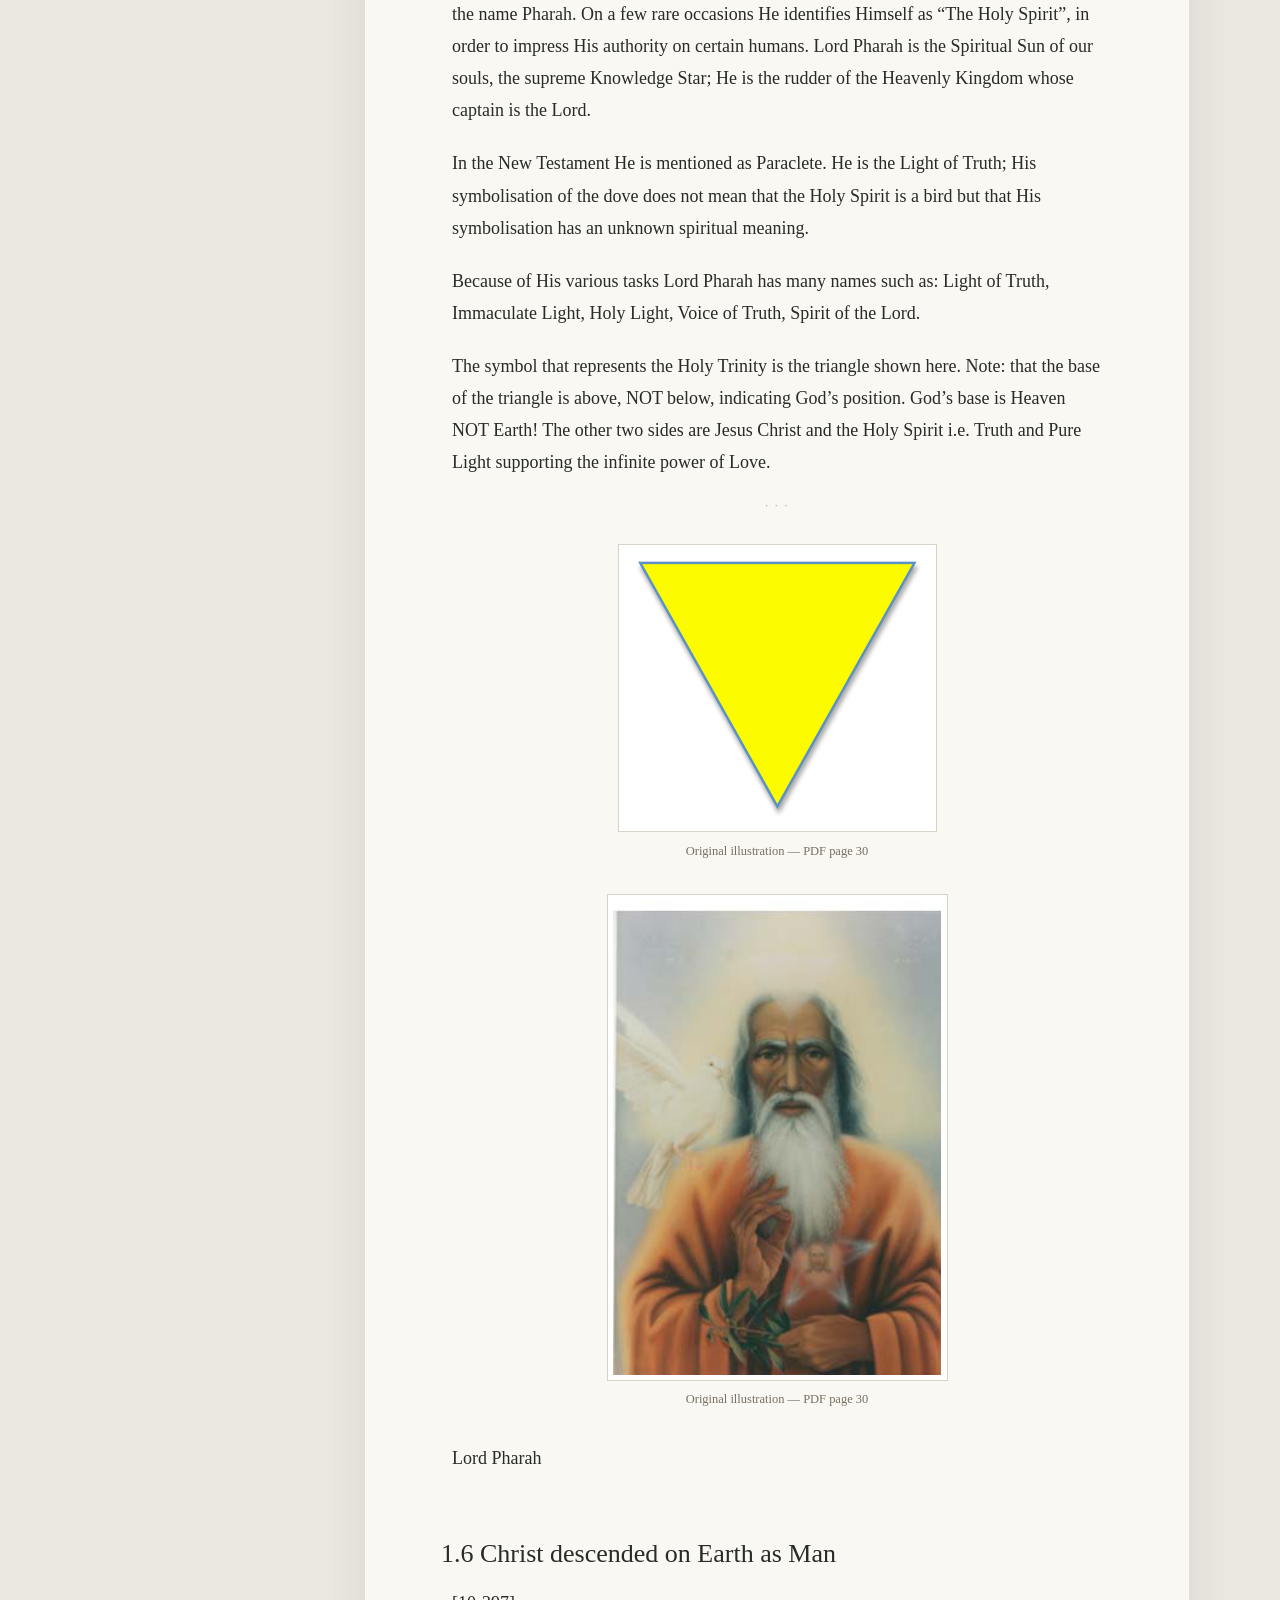
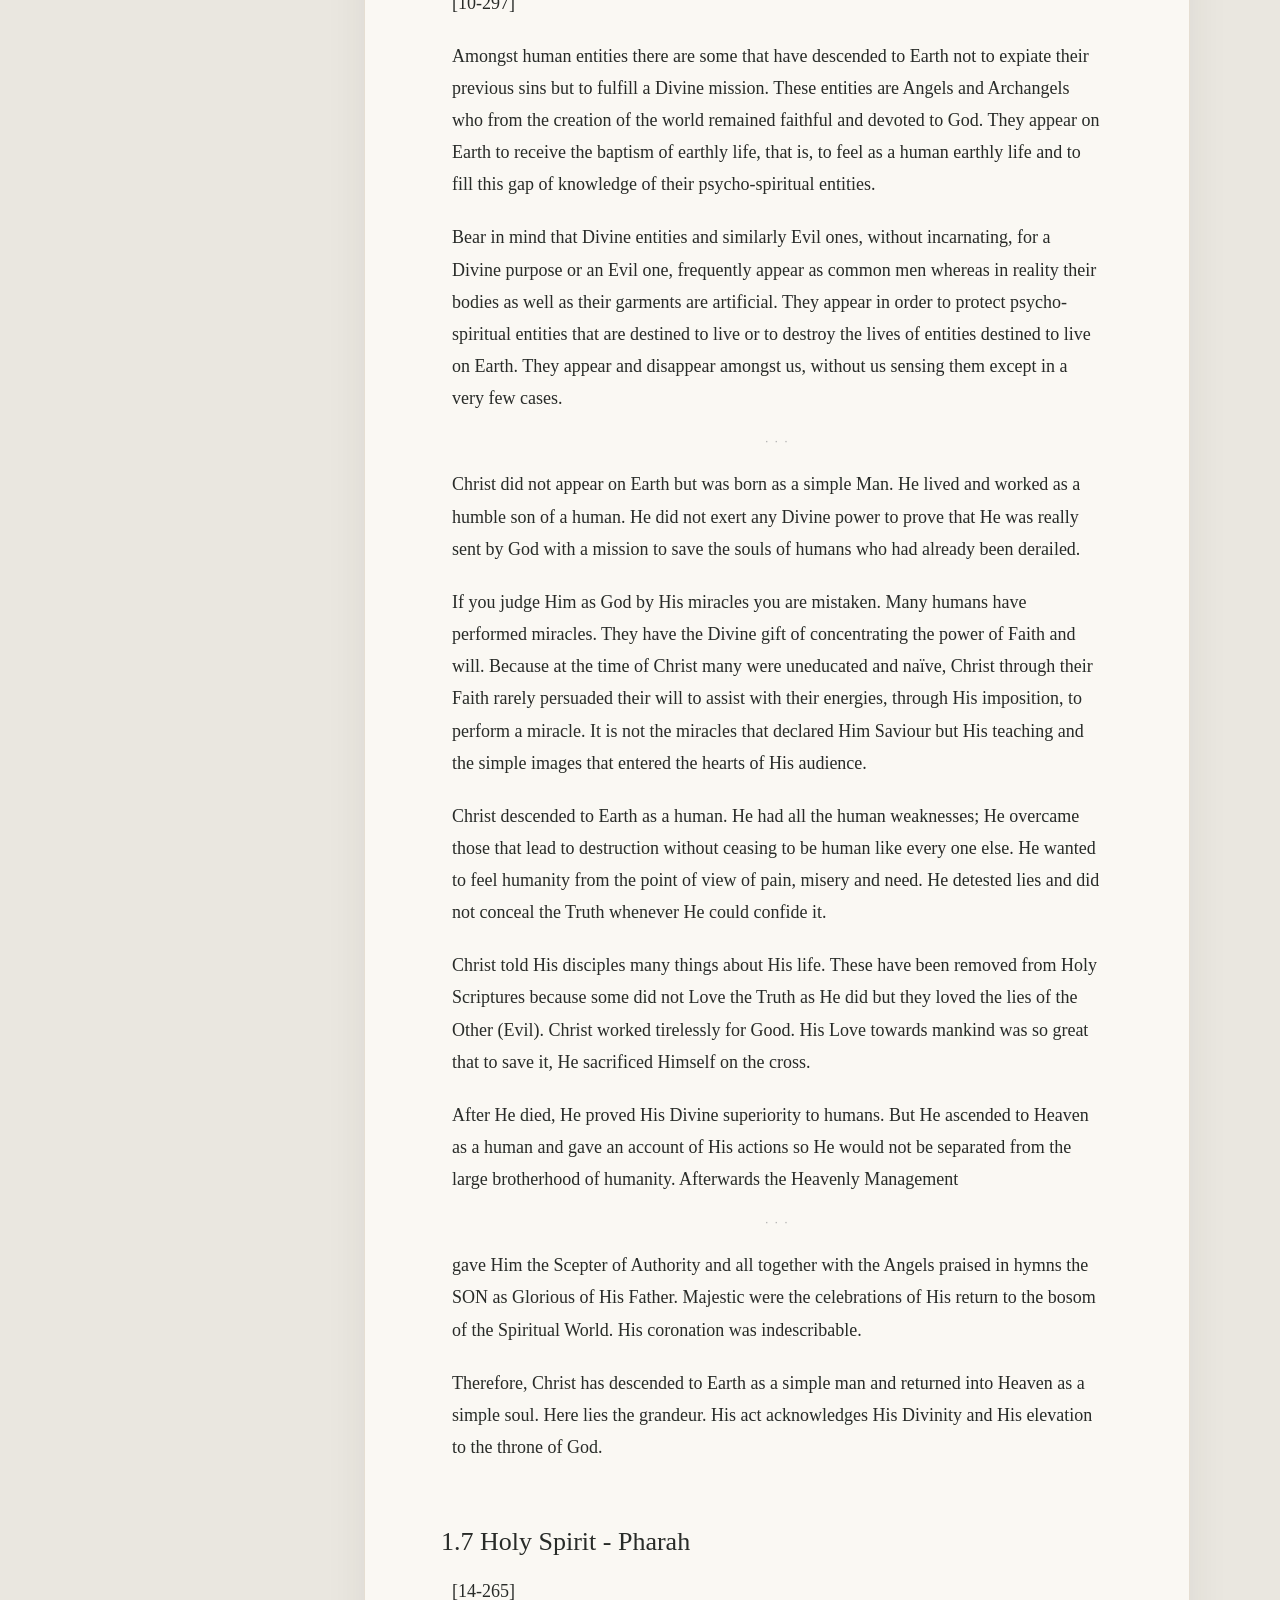
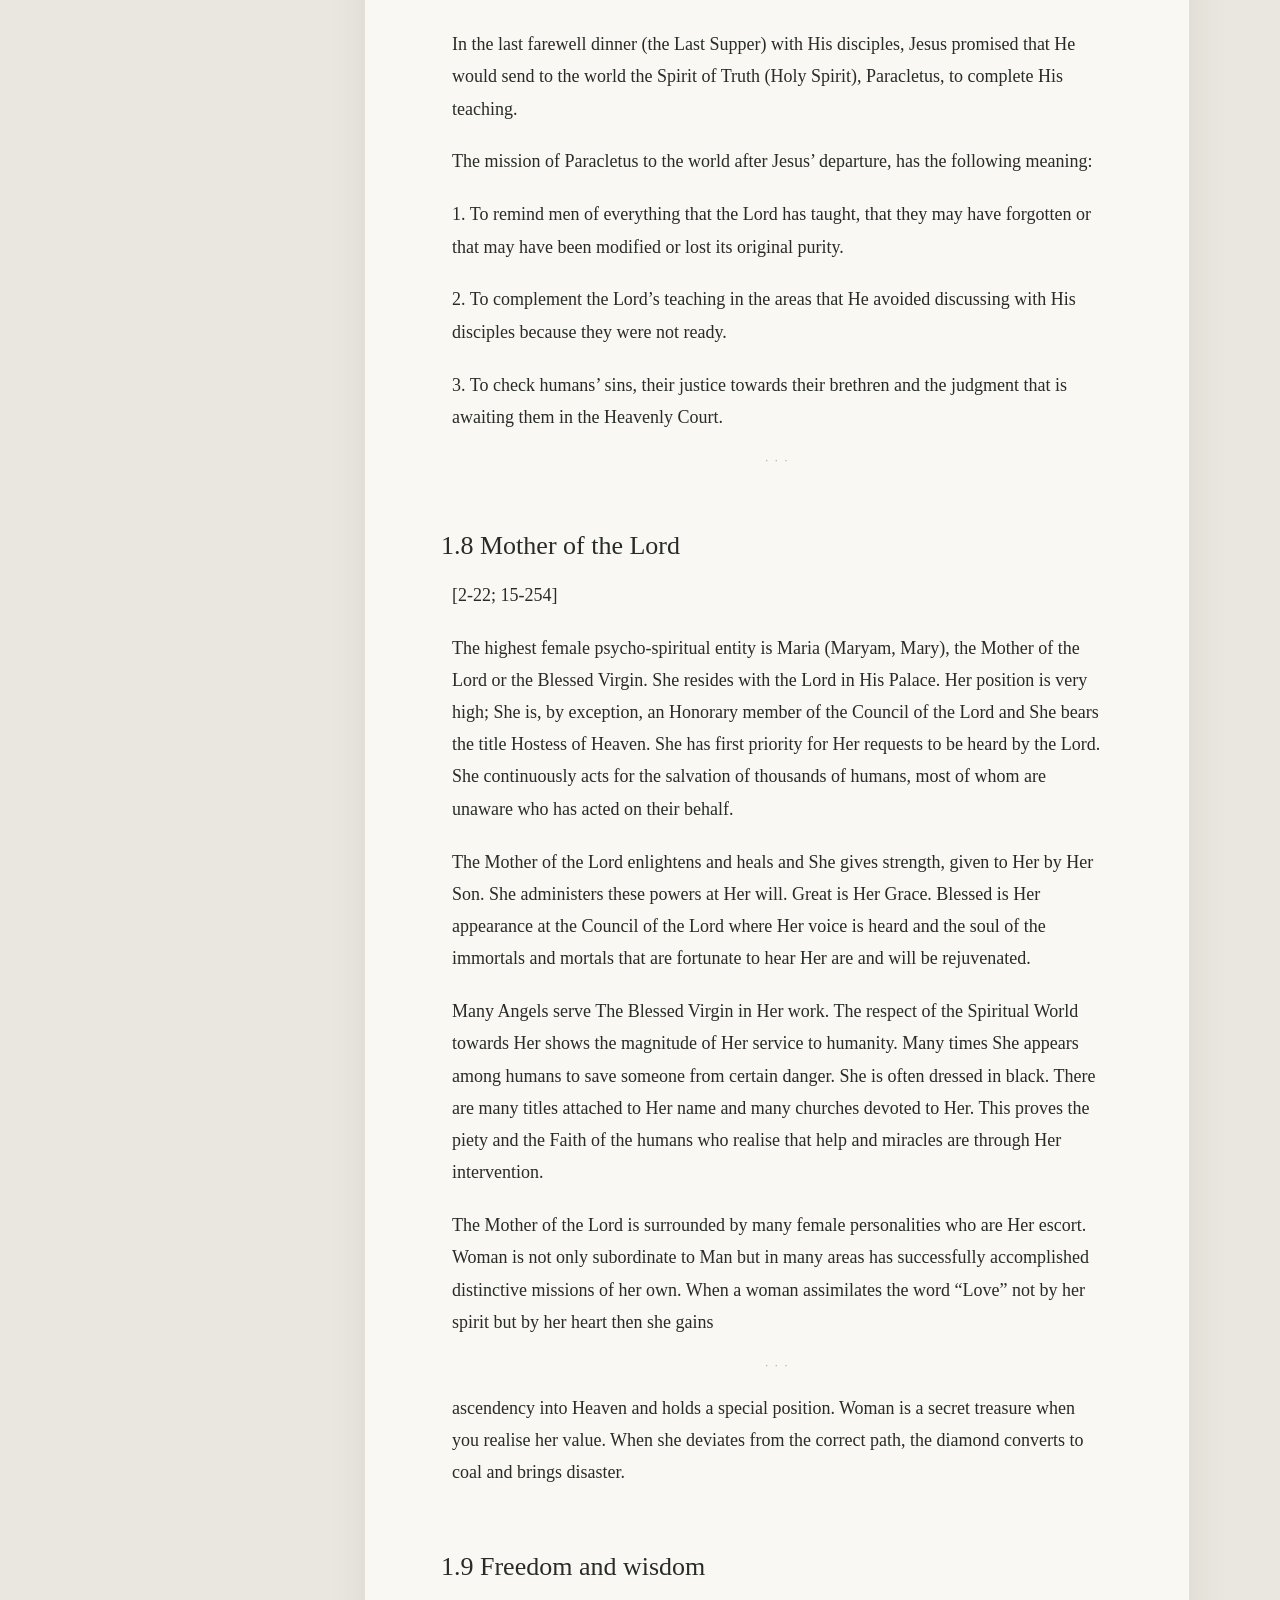
<file: chapter-1.html>
<!DOCTYPE html>

<html lang="en"><head><meta charset="utf-8"/><meta content="width=device-width,initial-scale=1" name="viewport"/><title>Chapter 1 | What we should know before we depart Earth</title><link href="style.css" rel="stylesheet"/></head><body><div class="top"><a href="index.html">THE PURPOSE OF EARTHLY LIFE · BOOK 1</a><a href="contents.html">TABLE OF CONTENTS</a></div><div class="shell"><aside class="sidebar"><h3>THE BOOK</h3><a href="index.html">Cover</a><a href="contents.html">Table of contents</a><a href="front-matter.html">Front matter</a><details class="sidebar-chapter" open><summary><span>Chapter 1</span><span class="sidebar-chevron" aria-hidden="true"></span></summary><div class="sidebar-sections"><a class="sidebar-chapter-title active" href="chapter-1.html">The Creator and Heavenly Entities — Read chapter</a><a class="sidebar-subchapter" href="chapter-1.html#section-1-1">1.1 Creation</a><a class="sidebar-subchapter" href="chapter-1.html#section-1-2">1.2 The seven days of Creation</a><a class="sidebar-subchapter" href="chapter-1.html#section-1-3">1.3 The many stages of Earth and Man</a><a class="sidebar-subchapter" href="chapter-1.html#section-1-4">1.4 Light and Darkness</a><a class="sidebar-subchapter" href="chapter-1.html#section-1-5">1.5 Holy Trinity</a><a class="sidebar-subchapter" href="chapter-1.html#section-1-6">1.6 Christ descended on Earth as Man</a><a class="sidebar-subchapter" href="chapter-1.html#section-1-7">1.7 Holy Spirit - Pharah</a><a class="sidebar-subchapter" href="chapter-1.html#section-1-8">1.8 Mother of the Lord</a><a class="sidebar-subchapter" href="chapter-1.html#section-1-9">1.9 Freedom and wisdom</a><a class="sidebar-subchapter" href="chapter-1.html#section-1-10">1.10 Love and hatred</a><a class="sidebar-subchapter" href="chapter-1.html#section-1-11">1.11 The Leaders and Teachers</a><a class="sidebar-subchapter" href="chapter-1.html#section-1-12">1.12 Heaven and Earth connections</a><a class="sidebar-subchapter" href="chapter-1.html#section-1-13">1.13 The Angels’ initial descent to Earth</a><a class="sidebar-subchapter" href="chapter-1.html#section-1-14">1.14 Angels and Archangels</a><a class="sidebar-subchapter" href="chapter-1.html#section-1-15">1.15 The Divine Laws</a><a class="sidebar-subchapter" href="chapter-1.html#section-1-16">1.16 The Mysteries</a><a class="sidebar-subchapter" href="chapter-1.html#section-1-17">1.17 Evil’s nature</a><a class="sidebar-subchapter" href="chapter-1.html#section-1-18">1.18 The role of Lucifer</a><a class="sidebar-subchapter" href="chapter-1.html#section-1-19">1.19 The Fickle and Earth Bound Spirits</a><a class="sidebar-subchapter" href="chapter-1.html#section-1-20">1.20 The Winds of the Lord</a><a class="sidebar-subchapter" href="chapter-1.html#section-1-21">1.21 Communication between spirits</a><a class="sidebar-subchapter" href="chapter-1.html#section-1-22">1.22 The work of the Saints</a></div></details><details class="sidebar-chapter"><summary><span>Chapter 2</span><span class="sidebar-chevron" aria-hidden="true"></span></summary><div class="sidebar-sections"><a class="sidebar-chapter-title" href="chapter-2.html">Body, Spirit and Soul — Read chapter</a><a class="sidebar-subchapter" href="chapter-2.html#section-2-1">2.1 Body-Soul-Spirit</a><a class="sidebar-subchapter" href="chapter-2.html#section-2-3">2.3 The word Man</a><a class="sidebar-subchapter" href="chapter-2.html#section-2-4">2.4 Soul and Spirit</a><a class="sidebar-subchapter" href="chapter-2.html#section-2-5">2.5 Symbolism of candles</a><a class="sidebar-subchapter" href="chapter-2.html#section-2-6">2.6 Matter and spirit, the opposing forces</a><a class="sidebar-subchapter" href="chapter-2.html#section-2-7">2.7 Soul strength</a><a class="sidebar-subchapter" href="chapter-2.html#section-2-8">2.8 The psychoanalysis (soul-analysis) of</a><a class="sidebar-subchapter" href="chapter-2.html#section-2-9">2.9 The Spirit is created by God</a><a class="sidebar-subchapter" href="chapter-2.html#section-2-10">2.10 Birth and Death</a><a class="sidebar-subchapter" href="chapter-2.html#section-2-11">2.11 Phenomena during death</a><a class="sidebar-subchapter" href="chapter-2.html#section-2-12">2.12  The physical body after death</a><a class="sidebar-subchapter" href="chapter-2.html#section-2-13">2.13  Euthanasia</a><a class="sidebar-subchapter" href="chapter-2.html#section-2-14">2.14 Suicide</a><a class="sidebar-subchapter" href="chapter-2.html#section-2-15">2.15 Wandering phantoms</a><a class="sidebar-subchapter" href="chapter-2.html#section-2-16">2.16 Reincarnation</a><a class="sidebar-subchapter" href="chapter-2.html#section-2-17">2.17 Metempsychosis</a><a class="sidebar-subchapter" href="chapter-2.html#section-2-18">2.18 Heavenly psycho-spiritual entities</a><a class="sidebar-subchapter" href="chapter-2.html#section-2-19">2.19 The past, the present, and</a><a class="sidebar-subchapter" href="chapter-2.html#section-2-20">2.20  When do the recalled entities</a></div></details><details class="sidebar-chapter"><summary><span>Chapter 3</span><span class="sidebar-chevron" aria-hidden="true"></span></summary><div class="sidebar-sections"><a class="sidebar-chapter-title" href="chapter-3.html">Moderation, Knowing Thyself and Conscience — Read chapter</a><a class="sidebar-subchapter" href="chapter-3.html#section-3-1">3.1 Moderation, the golden rule of the</a><a class="sidebar-subchapter" href="chapter-3.html#section-3-2">3.2 Moderation and knowing thyself</a><a class="sidebar-subchapter" href="chapter-3.html#section-3-3">3.3 The dynamic energy of</a><a class="sidebar-subchapter" href="chapter-3.html#section-3-4">3.4 Decalogue</a><a class="sidebar-subchapter" href="chapter-3.html#section-3-5">3.5 Heavenly principles</a><a class="sidebar-subchapter" href="chapter-3.html#section-3-6">3.6 The Righteousness of the Kingdom</a><a class="sidebar-subchapter" href="chapter-3.html#section-3-7">3.7 Egoism</a><a class="sidebar-subchapter" href="chapter-3.html#section-3-8">3.8 Sorrow and pain removes egoism</a><a class="sidebar-subchapter" href="chapter-3.html#section-3-9">3.9 Other forms of egoism</a><a class="sidebar-subchapter" href="chapter-3.html#section-3-10">3.10 Conscience and subconscious</a><a class="sidebar-subchapter" href="chapter-3.html#section-3-11">3.11 The obscure area of the</a><a class="sidebar-subchapter" href="chapter-3.html#section-3-12">3.12 The conscience’s infallible censure</a><a class="sidebar-subchapter" href="chapter-3.html#section-3-13">3.13 Distress due to conscience</a><a class="sidebar-subchapter" href="chapter-3.html#section-3-14">3.14 The drama within the subconscious</a><a class="sidebar-subchapter" href="chapter-3.html#section-3-15">3.15 Dreams</a><a class="sidebar-subchapter" href="chapter-3.html#section-3-16">3.16 Confession</a><a class="sidebar-subchapter" href="chapter-3.html#section-3-17">3.17 Self sacrifice</a><a class="sidebar-subchapter" href="chapter-3.html#section-3-18">3.18   A and B Quality entities</a><a class="sidebar-subchapter" href="chapter-3.html#section-3-19">3.19 Purity has 24 stages</a><a class="sidebar-subchapter" href="chapter-3.html#section-3-20">3.20 Punishment of entities on Earth</a></div></details><details class="sidebar-chapter"><summary><span>Chapter 4</span><span class="sidebar-chevron" aria-hidden="true"></span></summary><div class="sidebar-sections"><a class="sidebar-chapter-title" href="chapter-4.html">Structure of Heavenly Kingdom — Read chapter</a><a class="sidebar-subchapter" href="chapter-4.html#section-4-1">4.1 Overview of Heavenly structure</a><a class="sidebar-subchapter" href="chapter-4.html#section-4-2">4.2 Station Alpha</a><a class="sidebar-subchapter" href="chapter-4.html#section-4-3">4.3 Klimaka</a><a class="sidebar-subchapter" href="chapter-4.html#section-4-4">4.4 Kerveros</a><a class="sidebar-subchapter" href="chapter-4.html#section-4-5">4.5 The Transit Centre</a><a class="sidebar-subchapter" href="chapter-4.html#section-4-6">4.6 Centre of Accountability</a><a class="sidebar-subchapter" href="chapter-4.html#section-4-7">4.7 Within the Transit Centre</a><a class="sidebar-subchapter" href="chapter-4.html#section-4-8">4.8 Hell, does it exist?</a><a class="sidebar-subchapter" href="chapter-4.html#section-4-9">4.9 Punished entities</a><a class="sidebar-subchapter" href="chapter-4.html#section-4-10">4.10 Fishing the fickle spirits</a><a class="sidebar-subchapter" href="chapter-4.html#section-4-11">4.11 The Alpha to Omega of evolution</a><a class="sidebar-subchapter" href="chapter-4.html#section-4-12">4.12 Station  (omega)</a><a class="sidebar-subchapter" href="chapter-4.html#section-4-13">4.13 How you will rediscover the lost</a><a class="sidebar-subchapter" href="chapter-4.html#section-4-14">4.14 Centre of Spiritual Splendour</a><a class="sidebar-subchapter" href="chapter-4.html#section-4-15">4.15  The 13 Councils</a><a class="sidebar-subchapter" href="chapter-4.html#section-4-16">4.16 The Palace of the Lord and His Stars</a><a class="sidebar-subchapter" href="chapter-4.html#section-4-17">4.17 The Council of the Lord</a><a class="sidebar-subchapter" href="chapter-4.html#section-4-18">4.18 The past, the present and the</a><a class="sidebar-subchapter" href="chapter-4.html#section-4-19">4.19 Other Councils</a><a class="sidebar-subchapter" href="chapter-4.html#section-4-20">4. 20 The Will of the Lord is counsel</a></div></details><a href="epilogue.html">Epilogue</a><a href="glossary.html">Glossary of Terms</a><a href="bibliography.html">Bibliography and References</a><a href="original.pdf" download>Original PDF ↓</a></aside><main class="sheet"><div class="eyebrow">WHAT WE SHOULD KNOW BEFORE WE DEPART EARTH</div><h1>Chapter 1</h1><div class="bodycopy"></div><h2 id="section-1-1">1.1 Creation</h2><div class="bodycopy"><p>[10-25; 10-29; 10-137; 15-207]</p>
<p>In a timeless epoch (period), which was characterised by non-existence and darkness (Erevos), nothing existed except the never ending and diffused energy of God (Anarhon). This omnipresent and omnipotent energy and light worked to create, with precision, what we know as the universe including the souls of Man and animals and all the other details including plants, water and fire necessary for the connecting link that is called “continuous energy”. God the Creator as Diffused Light created darkness. These two opposites gave the first motion to the chaotic heavens. This undetermined Power, which has no form and cannot be analysed, created souls through the words “Let there be Light” and non-existence was transformed into the Existing World of Souls.</p>
<p>Creation is an immense subject. It took place many Earth eons ago and it is still evolving. The three main phases of creation are given here briefly:</p>
<p>(i) Creation of psycho-spiritual entities: The souls were created before the creation of the worlds. The command “Let there be Light” was for the benefit of the souls as the souls were blind and could not perceive the Creator’s plan. The motive power of each soul is an infinitesimal ray from the Breath of the Creator, which gave them freedom of movement. All souls were created at the same time and therefore, all had the same age. No more souls have been created since. God initially divided the homogeneous breath-souls into two types: “A” and “B”. These breath-souls were perfect in all things since they were consubstantial with God and were created in His image.</p><div class="pagebreak" id="pdf-page-18">· · ·</div><p>When creating the cosmos (universe) God gave to every soul a free and independent spirit and inseparably connected them. Thus were created the psycho-spiritual entities that were then subjected to learning and evolution. The spirit is imperfect and subject to constant ongoing development (evolution).</p>
<p>(ii) Ancestral sin: God asked the psycho-spiritual entities to self- cultivate and evolve further using their own spiritual (soul) strength. Many of these entities followed God’s command but most did not and in preference indulged in the infinite beauties of the Heavenly Paradise in which they dwelled, undisturbed. God then decided to assist the souls to further develop/evolve by training them. He ordered one of his Archangels, Lucifer, to deceive the psycho- spiritual entities by promising them a new and better world where they could gain access into all the Mysteries of Heaven and acquire the knowledge of good and bad. All entities that had not previously cultivated themselves (their soul strength) fell into Lucifer’s trap. This we know as the ancestral sin or disobedience.</p>
<p>The apple promised by Lucifer while under the morph (guise) of a serpent, was Earth, the future planet where they would find everything they wished for. Lucifer showed them images of the Earthly life but they were not satisfied with just images. They wanted to experience physical reality and feel the nature of matter. Thus, the psycho-spiritual entities revolted against God and asked for a better life. God transferred them from the Heavenly Paradise to the Transit Centre from where they would be transferred in groups down to Earth. The accounts in the Bible are symbolic because “Adam” and “Eve” symbolise “A” and “B” type souls that were created and eventually descended to various parts of Earth.</p><div class="pagebreak" id="pdf-page-19">· · ·</div><p>The psycho-spiritual entities that were cultivating their soul strength did not fall into Lucifer’s trap and remained by God’s side as Angels and Archangels.</p>
<p>The penalty for the ancestral sin was the enslaving and entombing of each psycho-spiritual entity into a human body. To free a prisoner, ransom needs to be paid for freedom and since no human is able to liberate either himself or his fellow Man, the ransom was paid by Jesus Christ’s blood for all mankind. The circle of incarnations for psycho-spiritual entities that have sinned i.e. failed to cultivate themselves or added to their sins, is aimed at returning them eventually as perfected souls to Heaven.</p>
<p>(iii) The appearance of Man on Earth: The psycho-spiritual entities that were in the Transit Centre were free when the Lord by His Word from the infinity created the worlds. The worlds were created as material spheres and were in a trajectory. After some time they collided in such a way that the universe was on fire and created different atmospheres according to God’s wishes. God who by his Word said, “Let there be…..” created the stars and lastly the Earth from which the sun’s light exploded in darkness.</p>
<p>Upon the solidified surface of Earth, grass first appeared then the various animals in the evolutionary sequence. This evolution lasted for a vast number of Earth years. Man was created last, so that he would find all the material goods at his feet.</p>
<p>In some distant time past, a number of psycho- spiritual entities materialised as the first humans on planet Earth i.e. human entities. They came from the Transit Centre where God placed them after their expulsion from the Heavenly Paradise. They appeared in different places on Earth. These</p><div class="pagebreak" id="pdf-page-20">· · ·</div><p>humans had no age, that is, they were all at the peak age of Man. When they started to bear children, the differentiation of ages in humans appeared. Humans have no evolutionary relation to primates or any other creature.</p>
<p>When our ancestors were moved out of Heaven and moved to the Transit Centre, only the Angels and Archangels remained. They took control of the governance of the White State and each Angel was responsible for a separate area of management.</p></div><h2 id="section-1-2">1.2 The seven days of Creation</h2><div class="bodycopy"><p>[4-245]</p>
<p>The Old Testament states, in the chapter on the Creation of the World, that God created everything in seven (7) days. The number 7 (seven) is the number for Creation as well as for Destruction. That is, through the continuous interchanges of creation and destruction, within the Infinity, the world of Earth appeared for the traverse of humanity.</p>
<p>Despite dogmatic perceptions, Man has reincarnated many times on Earth to purify his entity. He is unaware of these phases of development because upon returning to Earth he forgets his previous existence(s) - except on very rare occasions. He never remembers his existence in Heaven. Man is reborn each time as a completely new human entity with the same soul and the same spirit and the same gender. These alter their strength on each incarnation, depending on progress made in Heaven. To the subconscious located within the soul, all this is known and is held in total secrecy from the spirit, otherwise there would be no need for the entity to reincarnate to redress its former sins.</p><div class="pagebreak" id="pdf-page-21">· · ·</div><p>On Earth the number seven (7) is considered to be a magic and mysterious number. It is difficult for humans who do not have an aptitude for this, to interpret. According to God, (Anarhon, Primal Cause) the duration of one day of creation is a vast amount of time that is impossible for us to note by number. God worked in total for six (6) days and rested on the seventh. Each working day lasted for the same amount of time. The duration of the seventh day started when Man appeared on Earth. It is ongoing and will continue until the end of the world (end of time). The duration of the seventh day is the same as each of the other six working days. Therefore you can imagine how many infinite ages have accumulated within the seven days of creation until the completion of the world.</p>
<p>This section regarding the duration of the time it has taken for the Divine Creation is one of the most difficult to comprehend. God is not human but is the creator of humans. Man has inside him a sample of Divinity (God’s Breath) and the independence of spiritual intellect (spirit) which many times gets confused and is unable to grasp even the meaning of God. Therefore since he is unable to grasp this, how can he try with mathematical equations and other means to discover the balance of himself and further more since he is unable to solve his immediate problems, how can he expect to solve those that are beyond his power?</p></div><h2 id="section-1-3">1.3 The many stages of Earth and Man</h2><div class="bodycopy"><p>[10-32; 10-43]</p>
<p>The first Man was on the same level as animals and did not possess a cultivated spirit or logic. The only differentiation was moderate cunning. It could be said that some animals at that time were more cunning than Man. Animals were guided by an</p><div class="pagebreak" id="pdf-page-22">· · ·</div><p>instinct that was far more developed than that of Man, the reason being that animals appeared on Earth before Man. However, over a period of time, Man, through the necessity of self preservation, using observation and mimicry sharpened his cunning and in time developed his other faculties to become the superior creature of this world.</p>
<p>The first humans ate fruit and other goods provided by the Earth. When they started hunting animals, primarily for revenge, they ate their flesh. The same thing happened when they fought other groups of humans. This is the reason cannibalism existed, not for sustenance but for revenge.</p>
<p>Earth and Man have gone through many stages of evolution that are unknown to current Man. There were humans that current mankind could never imagine and history has many gaps not only due to our ignorance but also due to our lack of knowledge of civilisations greater than those of today.</p>
<p>During ancient times Man created gods from fear and ignorance. Gods were of both sexes since Man and animals had two sexes. The ancient Greeks owe their gods to other civilisations and have developed them through poets and myths. That is, the religious fervour of the ancient Greeks was a reflection of other religions. These humans gave credence to dreams and later, to oracles. Some conversed with their gods many times and some descended to Hades and then recollected what they had envisioned. Their imagination filled any gaps in order to become more credible to fellow citizens therefore their perceptions/recollections were partly wrong.</p>
<p>In those times the Heavenly Administration consisted of Angels and Archangels that never descended to Earth. Their names will remain unknown until they</p><div class="pagebreak" id="pdf-page-23">· · ·</div><p>decide to reveal them.</p>
<p>These Angels under the guise of gods protected some humans using mediating voices from the world beyond. That is how the ancients could get in touch with their gods or goddesses. Unfortunately, Man, when he receives such a blessing adds something from his own imagination.</p>
<p>All mythologies have the same source.</p></div><h2 id="section-1-4">1.4 Light and Darkness</h2><div class="bodycopy"><p>[10-47; 10-83]</p>
<p>Before creation there was dense darkness (Erevos). You may ask, was God in the darkness? No. God was/is Light but He was covered with the mantle of darkness within non-existence. When God removed His mantle and His Divine Voice was heard within chaos, with a command “Let there be Light”, the Sun glowed. Afterwards, creation started as described.</p>
<p>Darkness remained as energy and was given to Lucifer, with the meaning that, within the sphere where two opposites operate, an object can be fashioned, this being either a living entity or a lifeless object i.e. dead from the aspect of matter. Therefore darkness, despite its energy, is not all bad because it is God’s mantle.</p>
<p>Darkness is not harmful if we know how to benefit from it; if not, then it is our fault. The recurrent action, either good or bad becomes second nature. This is called pathos. This pathos leads us in the opposite direction from the one that God has directed us to follow.</p>
<p>Light and darkness is the gold in which we set a</p><div class="pagebreak" id="pdf-page-24">· · ·</div><p>colourful stone and the whole thing comprises a jewel. A jewel is a lifeless object. However Man is a living jewel and if darkness attaches onto this living jewel then it becomes a worthless jewel. But if the gold draws Man to the purity of ethics and knowledge, then he acquires heavenly powers from the spiritual world and receives from them abundant light, pure and immaculate.</p>
<p>On Earth, we have the light of day to better distinguish everything rather than darkness. During the day Evil can take a thousand morphs (guises) so it can deceive your judgement. During the night Evil works better. Nevertheless, at night when there is peace and purity in Man’s soul and when this comes into contact with the Heavenly Divine Spirit, It produces the best work, superior in all aspects. Why in this case does Evil not interfere during the night? It is because the light of Man’s spirit is stronger than that of Evil.</p>
<p>You are able to judge and you are able to differentiate colours, therefore, why can you not differentiate between good and bad and between light and darkness? When you acquire the Divine Light, then even whilst in darkness you are able to see, differentiate and judge better than men who have not acquired the Divine Light.</p>
<p>When we say “good” it does not mean it is good to always gratify our brother’s wishes. Of course he would be satisfied with you, but you would become a participant in his bad habits. This is a small example where good is not virtuous, therefore, it is bad. The true light comes from above. Light from below is darkness under the illusion that it is white. It is black!</p>
<p>When we say “enlightenment” we mean the energy that conveys knowledge to the human entity. This</p><div class="pagebreak" id="pdf-page-25">· · ·</div><figure class="original-figure" data-source-pdf-page="25"><img alt="Original illustration from PDF page 25" loading="lazy" src="figure-images/pdf-page-25-figure-1.png"/><figcaption>Original illustration — PDF page 25</figcaption></figure><p>enlightenment of knowledge is divided into two parts:</p>
<p>1. The White enlightenment, i.e. Divine Energy</p>
<p>2. The Dark enlightenment, i.e. the intervention of evil knowledge.</p>
<p>These two enlightenments are in constant combat as opposites in order to be successful with their followers. Evidence of this battle, is that men never agree on a common interest. This of course is bad for everyone, but it is good from the point of view of having freedom of judgement. Both sides try to find convincing arguments to persuade one another.</p>
<p>A</p>
<p>A'</p>
<p>Draw an equilateral triangle A and now place on top of it another equilateral triangle A’ with its base at the top. This way you would have drawn a 6-pointed star. This symbolises the power of good (A’) and the power of Evil (A).</p>
<p>The triangles represent both forces as having equal strength, because this is the wish of Anarhon.</p>
<p>There is a need for a balance to exist between the two opposing factions and for this reason Earth will never become a Heavenly Paradise as it is the battle ground of Good and Evil.</p><div class="pagebreak" id="pdf-page-26">· · ·</div><p>Because the Divine Breaths of men (souls) find themselves in the Kingdom of Evil (Earth), it follows that they are affected by it, since their body was created from matter. Evil, taking advantage of the situation that favours it, proclaims through its enlightenment, tempting and devious words that are never to Man’s advantage. However, some men find Evil attractive and in this way Evil spiritually blinds them and they carry out what they should avoid. This way Evil acquires more followers on Earth. When this is the case, the Lord by His enlightenment inspires Man who, through his words and deeds, deflects evil actions.</p>
<p>It is of great necessity for a balance to exist between these two combating forces.</p>
<p>The dark enlightenment is not pleasant but it is necessary for the evolution of the psycho-spiritual entity. God knows what He has created.</p></div><h2 id="section-1-5">1.5 Holy Trinity</h2><div class="bodycopy"><p>[15-244; 3-9; 10-251; 10-297; 15-246; 15-248; 6-159]</p>
<p>There was nothing before creation except for the undefined Energy within the dark non-existence. This Energy started the Creation and for this reason it is called the Unknown Principle of All. Since He created everything He is also called the Creator and Father. For speech/talking purposes He is also called God because the Unknown Principle of All is neither a Being nor a Spirit but something inconceivable by the human intellect. Another name for God is First Cause because He has no beginning and no end.</p>
<p>The Unknown Principle Of All (God) is the highest authority. Nobody can see Anarhon (Unknown Principle of All) but He speaks with Jesus Christ, the Holy Spirit and the Leaders of the Spiritual World</p><div class="pagebreak" id="pdf-page-27">· · ·</div><p>(Heavenly Kingdom) and seldom with mortals. There has to be a specific reason of spiritual importance for God to speak to mortals. Anarhon is everywhere and ever-present, because He provides motive energy to all life as He is the life-giver. He personifies Love and His power is infinite Love towards all His creations even though His creations may not perceive it. The Father has endless patience that His creations by their own will, will eventually return to Him.</p>
<p>The soul of every living being constitutes an infinitesimal ray from His essence. His presence is widespread in the whole universe through His Breath that constitutes the soul of all. For this reason we say that He is omnipresent and omnipotent.</p>
<p>God, whom we all have in mind and call in our hour of need, is something we cannot decipher with all our powers, spiritual and psychic. Since He is not visible, we have the impression, that since we are visible to the eyes of our fellow men and succeed in the acquired knowledge of other earthly life, we have the right to be considered small gods. There is no more arrogant and evil thought than that!</p>
<p>From the Holy Trinity, only the first Branch, i.e. the First Cause, is impersonal. He cannot be analysed, He is not defined and He is not personified. And yet, His Face is mirrored in Christ if we want to see His Face. If however, we wish to meet Him, we will find Him inside us, if we are able to overcome the obstacles of our passions.</p>
<p>The second Branch of the Holy Trinity is Jesus Christ. When the First Cause rested after creating the World, Jesus took over the governance of the Universe as the One and Only Son of His Father. He is the Head and Leader of the Heavenly Kingdom and is called Lord. The Lord is the direct transmitter</p><div class="pagebreak" id="pdf-page-28">· · ·</div><p>of His Father’s Will, that is, He directs the Leaders who co-inhabit in the Palace of the Lord and gives the necessary directions to all sectors of the Heavenly Kingdom. Nothing happens without Jesus Christ’s permission. The organisational structure of the Heavenly Kingdom is based on meritocracy.</p>
<p>The Lord did not come to the earthly world as God but as a simple Man. His Father, the Creator of All, sent Him. As a simple Man few humans knew Him until the age of 30 when He assumed His Sacred Duty. As a Man, He received directions, through His perception, from the Holy Spirit. He knew very well what awaited Him during His short lifespan.</p>
<p>To save Man the Lord came to Earth as a human and died as a human. When He ascended into Heaven He accounted for His actions undergoing the same examinations as other psycho-spiritual entities when they die. If this was not carried out and He came to Earth as God then His Divine appearance on Earth would have by necessity affected humans. But His purpose was not to compel but to draw humans through Love, through the Word and through the indication of benevolent Peace.</p>
<p>His teachings were simple but full of concepts that could be understood by all including the wisest of His time. Through His parables He strengthened Faith in God, love towards Man and justice towards the wronged. His sayings were always correct and incomparable. He always won the love of the simple humans, the ill and the ones who had been wronged. He was not only a healer of the body but also of the soul. “Soul” in this case, includes the spirit that is the psycho-spiritual entity since soul and spirit are inseparably connected. From the age of 12 until 30 He did not live in His native country but elsewhere on Earth.</p><div class="pagebreak" id="pdf-page-29">· · ·</div><p>The Lord’s sacrifice placed His teachings on solid foundations. The fragile dogmatic systems came later. These systems will collapse before the true teachings of the Lord will be restored.</p>
<p>The third Branch of the Holy Trinity is the Holy Spirit. What is not widely known is that this high entity of Heaven had previously incarnated on Earth and specifically in Old Delhi, India, about 25,000 years ago, with the name Pharah. Much later He incarnated a second time as the prophet Enoch of the Old Testament.</p>
<p>The Holy Spirit as a Branch of the Holy Trinity is impersonal. As Archon Pharah though, His personality is like that of Jesus Christ. In His communications with mortals He uses the name Pharah. On a few rare occasions He identifies Himself as “The Holy Spirit”, in order to impress His authority on certain humans. Lord Pharah is the Spiritual Sun of our souls, the supreme Knowledge Star; He is the rudder of the Heavenly Kingdom whose captain is the Lord.</p>
<p>In the New Testament He is mentioned as Paraclete. He is the Light of Truth; His symbolisation of the dove does not mean that the Holy Spirit is a bird but that His symbolisation has an unknown spiritual meaning.</p>
<p>Because of His various tasks Lord Pharah has many names such as: Light of Truth, Immaculate Light, Holy Light, Voice of Truth, Spirit of the Lord.</p>
<p>The symbol that represents the Holy Trinity is the triangle shown here. Note: that the base of the triangle is above, NOT below, indicating God’s position. God’s base is Heaven NOT Earth! The other two sides are Jesus Christ and the Holy Spirit i.e. Truth and Pure Light supporting the infinite power of Love.</p><div class="pagebreak" id="pdf-page-30">· · ·</div><figure class="original-figure" data-source-pdf-page="30"><img alt="Original illustration from PDF page 30" loading="lazy" src="figure-images/pdf-page-30-figure-2.png"/><figcaption>Original illustration — PDF page 30</figcaption></figure><figure class="original-figure" data-source-pdf-page="30"><img alt="Original illustration from PDF page 30" loading="lazy" src="figure-images/pdf-page-30-figure-1.png"/><figcaption>Original illustration — PDF page 30</figcaption></figure><p>Lord Pharah</p></div><h2 id="section-1-6">1.6 Christ descended on Earth as Man</h2><div class="bodycopy"><p>[10-297]</p>
<p>Amongst human entities there are some that have descended to Earth not to expiate their previous sins but to fulfill a Divine mission. These entities are Angels and Archangels who from the creation of the world remained faithful and devoted to God. They appear on Earth to receive the baptism of earthly life, that is, to feel as a human earthly life and to fill this gap of knowledge of their psycho-spiritual entities.</p>
<p>Bear in mind that Divine entities and similarly Evil ones, without incarnating, for a Divine purpose or an Evil one, frequently appear as common men whereas in reality their bodies as well as their garments are artificial. They appear in order to protect psycho-spiritual entities that are destined to live or to destroy the lives of entities destined to live on Earth. They appear and disappear amongst us, without us sensing them except in a very few cases.</p><div class="pagebreak" id="pdf-page-31">· · ·</div><p>Christ did not appear on Earth but was born as a simple Man. He lived and worked as a humble son of a human. He did not exert any Divine power to prove that He was really sent by God with a mission to save the souls of humans who had already been derailed.</p>
<p>If you judge Him as God by His miracles you are mistaken. Many humans have performed miracles. They have the Divine gift of concentrating the power of Faith and will. Because at the time of Christ many were uneducated and naïve, Christ through their Faith rarely persuaded their will to assist with their energies, through His imposition, to perform a miracle. It is not the miracles that declared Him Saviour but His teaching and the simple images that entered the hearts of His audience.</p>
<p>Christ descended to Earth as a human. He had all the human weaknesses; He overcame those that lead to destruction without ceasing to be human like every one else. He wanted to feel humanity from the point of view of pain, misery and need. He detested lies and did not conceal the Truth whenever He could confide it.</p>
<p>Christ told His disciples many things about His life. These have been removed from Holy Scriptures because some did not Love the Truth as He did but they loved the lies of the Other (Evil). Christ worked tirelessly for Good. His Love towards mankind was so great that to save it, He sacrificed Himself on the cross.</p>
<p>After He died, He proved His Divine superiority to humans. But He ascended to Heaven as a human and gave an account of His actions so He would not be separated from the large brotherhood of humanity. Afterwards the Heavenly Management</p><div class="pagebreak" id="pdf-page-32">· · ·</div><p>gave Him the Scepter of Authority and all together with the Angels praised in hymns the SON as Glorious of His Father. Majestic were the celebrations of His return to the bosom of the Spiritual World. His coronation was indescribable.</p>
<p>Therefore, Christ has descended to Earth as a simple man and returned into Heaven as a simple soul. Here lies the grandeur. His act acknowledges His Divinity and His elevation to the throne of God.</p></div><h2 id="section-1-7">1.7 Holy Spirit - Pharah</h2><div class="bodycopy"><p>[14-265]</p>
<p>In the last farewell dinner (the Last Supper) with His disciples, Jesus promised that He would send to the world the Spirit of Truth (Holy Spirit), Paracletus, to complete His teaching.</p>
<p>The mission of Paracletus to the world after Jesus’ departure, has the following meaning:</p>
<p>1. To remind men of everything that the Lord has taught, that they may have forgotten or that may have been modified or lost its original purity.</p>
<p>2. To complement the Lord’s teaching in the areas that He avoided discussing with His disciples because they were not ready.</p>
<p>3. To check humans’ sins, their justice towards their brethren and the judgment that is awaiting them in the Heavenly Court.</p><div class="pagebreak" id="pdf-page-33">· · ·</div></div><h2 id="section-1-8">1.8 Mother of the Lord</h2><div class="bodycopy"><p>[2-22; 15-254]</p>
<p>The highest female psycho-spiritual entity is Maria (Maryam, Mary), the Mother of the Lord or the Blessed Virgin. She resides with the Lord in His Palace. Her position is very high; She is, by exception, an Honorary member of the Council of the Lord and She bears the title Hostess of Heaven. She has first priority for Her requests to be heard by the Lord. She continuously acts for the salvation of thousands of humans, most of whom are unaware who has acted on their behalf.</p>
<p>The Mother of the Lord enlightens and heals and She gives strength, given to Her by Her Son. She administers these powers at Her will. Great is Her Grace. Blessed is Her appearance at the Council of the Lord where Her voice is heard and the soul of the immortals and mortals that are fortunate to hear Her are and will be rejuvenated.</p>
<p>Many Angels serve The Blessed Virgin in Her work. The respect of the Spiritual World towards Her shows the magnitude of Her service to humanity. Many times She appears among humans to save someone from certain danger. She is often dressed in black. There are many titles attached to Her name and many churches devoted to Her. This proves the piety and the Faith of the humans who realise that help and miracles are through Her intervention.</p>
<p>The Mother of the Lord is surrounded by many female personalities who are Her escort. Woman is not only subordinate to Man but in many areas has successfully accomplished distinctive missions of her own. When a woman assimilates the word “Love” not by her spirit but by her heart then she gains</p><div class="pagebreak" id="pdf-page-34">· · ·</div><p>ascendency into Heaven and holds a special position. Woman is a secret treasure when you realise her value. When she deviates from the correct path, the diamond converts to coal and brings disaster.</p></div><h2 id="section-1-9">1.9 Freedom and wisdom</h2><div class="bodycopy"><p>[10-334]</p>
<p>Freedom without wisdom does not make sense because even animals in the jungle have freedom but they lack wisdom since they are directed only by their instincts. Certainly freedom is the major quality that Man has received from his Creator. Without freedom Man is reduced to the same level as animals.</p>
<p>We are talking about freedom of movement in general, but in Man there is also the freedom of speech. Through speech Man puts forward the way and means of movement, always within the framework of wisdom, so that his movement ends up in productive and progressive work.</p>
<p>If freedom of speech does not contain wisdom then this comes from the bestial instincts of primitive Man and it is not based on logic but on the frantic dynamic push of persuasion and fraud.</p>
<p>Total freedom of thought means madness when it is not accompanied by wisdom. The Evil Spirit does not impede the freedom of Man but impedes his wisdom, which becomes an encumbrance to the work of Evil.</p>
<p>There are some human entities that are of the opinion that their freedom of movement and their speech benefits their fellow man like no other can. These humans are supercilious and egotists that</p><div class="pagebreak" id="pdf-page-35">· · ·</div><p>Heaven dislikes because all their movements and sympathetic words are superficial in order to project themselves as unique.</p>
<p>Wisdom without freedom is useless. It is a treasure that remains enclosed in a vault. It is an uncultivated Divine direction. It is like a perfume that remains enclosed in a bottle and its obvious aromatic scent does not drift to provide a light and pleasing attraction to its surroundings.</p>
<p>As you realise, wisdom has value. But it does not have freedom of movement unless freedom leads it as a guide. Freedom is a long-fused dynamite that does not tolerate being enslaved. It revolts, but wisdom keeps it in check until the appropriate time.</p>
<p>Absolute freedom does not exist even in Heaven. In Heaven there is more freedom than on Earth. However if psycho-spiritual entities had absolute freedom then from the lower levels, forbidden mysteries would be communicated. This is one of the reasons why entities at the lower levels are always accompanied by Guardian Angels.</p></div><h2 id="section-1-10">1.10 Love and hatred</h2><div class="bodycopy"><p>[10-49]</p>
<p>Many things have been said and will be said about the meaning of these two words: Love and hatred. Nevertheless, Man continues to be blind and not able to realise the magnitude of the power of Love and the tremendous fall of Man because of hatred.</p>
<p>Love and hatred are two opposite extremes that never meet at the same point. When hatred enters into the chamber of free thought then Love departs and when Love enters into the chamber of pain and evil, then with tenderness and hope it heals the</p><div class="pagebreak" id="pdf-page-36">· · ·</div><p>wounds, soothes the soul and regenerates the spirit.</p>
<p>Love is the Lord’s Divine Kindness. Hatred is the harsh and evil adviser of lies, injustice and death.</p>
<p>Tears are a pause between these two meanings. Man cries from happiness or from sorrow, from tyrannical love or from indescribable hatred. Never take into account tears as an indicator of a situation. They are false unless they are analysed under the Heavenly light.</p>
<p>When the meaning of Love and hatred is converted through the senses into productive and repulsive energies then the spirit enlightened from Heaven gives victory to Love and defeat to hatred. The meaning of these two forces in their abstract view is maintained untouched, so that their contrasts exist in the world of matter.</p>
<p>Love will emerge triumphant irrespective if hatred draws power from matter which is its mother. The will to do good or evil, to reach the pinnacle of Love or to fall into the abyss of hatred, is in your hands. God gave us free spirit. Alone we need to enlighten it so we can acquire correct judgement for the differentiation of meanings.</p></div><h2 id="section-1-11">1.11 The Leaders and Teachers</h2><div class="bodycopy"><p>[15-253]</p>
<p>At the top of the Heavenly hierarchical structure of the spiritual world is the Holy Trinity followed by the Stars of the Lord who reside in His Palace. Many other entities having various titles such as: Leaders and Teachers, follow the Stars of the Lord. Each one of them has specific duties and they never step over into each other’s jurisdiction. There is perfect harmony and cooperation between them for the</p><div class="pagebreak" id="pdf-page-37">· · ·</div><p>common purpose that is, the enlightenment of humanity. The specialities of the Teachers are many and varied. They teach all the student entities of Heaven who are in the various Stations or in the Transit Centre.</p>
<p>The Great Leaders act in consultation with the Stars of the Lord. Other Leaders, even though they are enlightened, always need to consult the Great Leaders. The lower citizens of the White State are taught in hierarchical order. However, there are many who, although they were considered to be great spirits on Earth, have cultivated a kind of egoism. Their subordinates teach them because the former claimed to know everything without being Evil.</p>
<p>The White State has one Leader and one attendant. These are, in other words the King and his consultant or his secret-advisor. There are also Teachers who are divided into three categories:</p>
<p>• The Ruling Teachers, who reside with the Lord,</p>
<p>• The Ministers, who take part in the Council of</p>
<p>Spiritual Splendour</p>
<p>• The Teachers and Leaders, who, even though they can be compared to any House of Representatives on Earth, have greater power than them.</p>
<p>In their Councils, they decide the fate of each soul. The hierarchical order is:</p>
<p>• Holy Trinity • Stars of the Lord (also called Masters) • Ruling Teachers • Ministers • Teachers and Leaders</p><div class="pagebreak" id="pdf-page-38">· · ·</div><p>The word “Councils” means Houses smaller than the Lord’s. There are 13 such Councils, apart from the Council of the Spiritual Splendour. In each Council there are 10 Leaders, many Deputies and Assistants. They all ascend the scale of evolution so that, at some point, they reach the Council of Spiritual Splendour and from there they ascend and follow the path that leads to the Palace of the Lord.</p></div><h2 id="section-1-12">1.12 Heaven and Earth connections</h2><div class="bodycopy"><p>[10-104]</p>
<p>This section is divided into three parts with two subdivisions each:</p>
<p>A. Evil spirits 1. Satanic 2. Fickle</p>
<p>B. Supreme good spirits 1. Angelic 2. Enlightened</p>
<p>C. Lord’s Light 1. Holy Spirit 2. Leaders of Spiritual World (Stars)</p>
<p>A. Evil spirits are many because as entities they have not evolved. They are delighted with the success of their every evil action and unhappy when they do not achieve their aim. They are characterised by every branch of Evil. They are sadistic, unrelenting to the pain of others, sardonic in their laughter and harsh in their decisions.</p>
<p>1. Satanic: are the fallen Angels and for differentiation from the supreme good Angels they have black wings in the shape of a bat.</p><div class="pagebreak" id="pdf-page-39">· · ·</div><p>The human imagination, in order to instil fear into its uneducated brethren, portrays them with horns and tails to convince the faithful that they behave as humans but with an evil, bestial aim. The wings are symbolic, to indicate the speed of these Evil spirits who Faithfully serve their leader Lucifer (Archon of Darkness).</p>
<p>2. Fickle: are all the spirits who did not wish to self punish for their own benefit but who remained in Heaven derelict outside the Heavenly Kingdom until their total demise. They are in contact with Evil spirits and operate at their pleasure. Many times due to their evil enlightenment they inspire their human brethren into hideous and distasteful actions. One sometimes wonders how is it possible for a person of high standing to carry out evil actions? It is because in a moment of weakness the fickle spirit inspires him to carry out an action that he normally would not. This weakness in many human entities is due to lack of their vigilance.</p>
<p>B. Supreme good spirits these are also numerous, otherwise it would be impossible to maintain the balance in the Universe. The Lord has foreseen everything in great detail.</p>
<p>1. Angelic spirits: There are many categories and they have enormous speed. Some of them remain in the service of the Lord and the Creator of All. When an Archangel or Angel receives directions or is given a secret mission by Anarhon, the purpose and destination is not revealed to others. Only the receiver knows the secret. The Angel in this case is as a sealed envelope. These Angels are specialists.</p>
<p>2. Enlightened spirits: these are the ones who</p><div class="pagebreak" id="pdf-page-40">· · ·</div><p>hold special places in the Organised Kingdom of the Lord. That is, those who are following the path to the Palace of the Lord. They are the university students of enlightenment enrolled in the first to the last class. They are Teachers of the highest purpose of Divine Knowledge.</p>
<p>C. The Lord’s Light is triadic; this does not mean that enlightenment is transmitted from the three sides of the Triangle. It is transmitted from the Fountain of incorruptible Knowledge. For us God is an abstract concept (since He is the Unknown Principle of All). Jesus is a specific concept because He appeared in our world and enlightened believers and non-believers. The Holy Spirit is the link between the other two sides and through Him the connection between Heaven and Earth was established. For the Evil side an opposite link was established. 1. Holy Spirit: The Holy Spirit is the Archon of Light, that is, of Knowledge. The Holy Spirit administers the perpetual Fountain of Knowledge that the Creator has created. He is the Spirit of Good and Morality. He is the Chancellor of Heaven’s University. He has many names including Immaculate. In His communication with Earth, He uses the name Pharah. He does not accept contradictions from ignorant humans but He only accepts Faith in His words that originate from the true path of the Lord. 2. Leaders of Spiritual World (Stars): There are very few and they reside with the Lord. They are in nirvana. They are called Stars of the Lord. They constitute the highest authority of Heaven that permeates throughout everything. God the Creator is resting until the completion of Earth. His work is in the hands of the Lord and Saviour of souls, Jesus Christ.</p><div class="pagebreak" id="pdf-page-41">· · ·</div></div><h2 id="section-1-13">1.13 The Angels’ initial descent to Earth</h2><div class="bodycopy"><p>[10-34]</p>
<p>Angels faithful to the Lord have from time to time descended to Earth to participate in the earthly life in order to perfect their entities. That is, to obtain an understanding of matter, a perception of its attraction and what is the aim of matter as a power of Evil. After an infinite number of centuries when these Angels carried out their duties on Earth and returned to Heaven, they were placed in management positions as the most perfect creations of the Lord. The management of the White State is in the hands of the Leaders of the spiritual world.</p>
<p>Angels who did not descend to Earth remained in Heaven as guardians or messengers of the Lord. There are an infinite number of legions of Angels, divided into many divisions. Many of them did not abandon their old positions even though they have passed through Earth.</p>
<p>Many of the Angels have come to Earth as ordinary humans in order to know the material nature. Those who were good received a position in the Kingdom of Heaven after their recall and later they became great Teachers and Leaders next to the Lord. Those who were seduced by the material world and sinned became members of the Evil side. The Angels, who have never known Earth and remained in Heaven next to the Father, are powerful in strength, so that even if some of them incarnate, the Evil side will not tempt them. These Angels are sent to Earth for one or more missions and thus know well the attraction of matter and they bypass it without danger.</p>
<p>One of the high points in the history of nations is ancient Greece. Even though many of the wise men of that era seemed materialistic, in reality they did</p><div class="pagebreak" id="pdf-page-42">· · ·</div><p>not dare speak the truth. They deliberately created a false religion to attract the uneducated humans and through myth taught ethics as the basis of virtue.</p>
<p>Mythology delights the small-minded and at the same time instils the religious idea. The great wise men researching the meaning of truth with their perception captured the spiritual power of One, the unknown One, which in their eyes was Divinity.</p>
<p>To appreciate what has been said let me give you the example of Pythagoras who first taught at the Oracle of Delphi: “Know Thyself”. He established prophetic temples without fighting the then existing religion. Through mathematical calculations he showed the existence of the One , the Creator of All. This truth was not announced to the public in order not to affect the established Faith in the gods of that time. For this reason Pythagoras glorified the Creator without the knowledge of others.</p></div><h2 id="section-1-14">1.14 Angels and Archangels</h2><div class="bodycopy"><p>[2-23; 4-20; 15-255; 3-165; 10-130; 10-36]</p>
<p>Angels and Archangels are entities that have not committed the ancestral sin i.e. they have not disobeyed the orders of the First Cause because they have remained in the Heavenly Kingdom. When the earthly life evolved, many of the Angelic entities started to incarnate on Earth, in order to receive material baptism and to know the material side of creation. However, there are still many who have not done so. The superior Archangels do not need such an earthly experience because they know the material world through other means.</p>
<p>In Heaven there are legions of Angels that have remained as helpers of the First Cause since the beginning of the World. In our days, the highest</p><div class="pagebreak" id="pdf-page-43">· · ·</div><p>positions are taken by the spirits that have appeared two and three times on Earth. Of these, many were Archangels. The non-incarnated Angels will come to Earth when world peace is established and Heavenly Light is transmitted throughout the whole world. In other words, when good is consolidated and only a little of the Evil spirit remains, the Angels will come down to take over the authority into their hands, founded on the new lights which the Lord will give to humanity.</p>
<p>Angels and Archangels are divided into orders that have nothing to do with the material world. The most superior of them are in the service of the First Cause. All Angels are of type “A” souls. There are no type “B” Angels. Angels are usually depicted with wings but that does not mean that they actually have wings because, from an ontological point of view, Angels are no different from all the other entities i.e. they are psycho-spiritual entities. The wings are symbolically part of the exterior appearance that humans have attributed to Angels, meaning that the Angels are very fast in their actions either as messengers or as protectors of humans or in undertaking other missions. The Angels do not have wings but their speed is enormous, inconceivable and unimaginable. The human imagination has conceived of wings to differentiate the souls of the Angels from other souls.</p>
<p>If the psycho-spiritual entities that are newly arrived in Heaven (that is those who died on Earth) do not wish to comply with the Heavenly Laws then they are left alone and the opposite side can attract them. In time, they would come to their senses and become compliant. This work is carried out in stages. Unrepentant spirits, who did not have compassion for their fellow man, are sent directly to the dark side and have the freedom to interfere with the various communications between Earth and Heaven</p><div class="pagebreak" id="pdf-page-44">· · ·</div><p>(séances). Their sole purpose is to bring confusion. They easily learn the Devil’s “tricks” until they reach a situation that leads them nowhere and after a while they seek repentance and beg Divinity for mercy. These spirits will then follow a sequence of teachings and await their return to Earth to be tested again.</p>
<p>There are Angels that belong to the Devil and they are portrayed by humans as having bat-like black wings. They are not called Angels but daemons. They do not serve the Lord, but serve their leader the Devil. They form the opposing elements of the White State with their own Government.</p>
<p>There are Angels which are persecutors of Evil spirits but which are seldom sent to fight senior Evil spirits. The Angels’ radiation is capable of destroying many of them. If God wished, He could destroy all Evil Angels and clear the atmosphere but His aim is for them to exist in order for His greater aim to be achieved. Therefore, between the anvil and the hammer, the human entity is forged to produce quality. You are afraid of fire, but without it you cannot live - it is necessary for earthly life.</p>
<p>Through Angels God sends messages for the protection and guidance of humans who have His favour. This is why many times in their dreams humans see strange persons who they have never met before. The Angels impersonate human entities so they can transmit the Heavenly messages. If they appear as Angels, humans would be terrified and the freedom of their spirit would be suppressed. The Lord wants humans to follow Him with a free spirit and not with a suppressed spirit, because with a free spirit, more soul strength is acquired.</p>
<p>Angels are the operating spirits of the Heavenly</p><div class="pagebreak" id="pdf-page-45">· · ·</div><p>Kingdom. They have many duties, according to their specialities and degree of evolution. One of their most basic duties is the protection of humans as Guardian Angels. In general, all actions taken by the Guardian Angels follow the regulations of the Divine Laws that prohibit any kind of coercion. Therefore, when a person follows the wrong path and his or her free spirit insists on walking on the wrong path, the Guardian Angel is unable to effectively help this person.</p>
<p>All Guardian Angels do not have the same power and there are many categories. Even the Great Teachers of Heaven belong to one of the higher categories of Guardian Angels, with the difference that the Great Teachers cannot become Guardian Angels of humans who do not deserve their protection. Many times one human entity may have more than one Guardian Angel. Each Angel protects the human in different ways. It is the same as on Earth where we have a teacher for mathematics, for physical education, history, etc.</p>
<p>Nationalities do not exist in Heaven, there is only one State. The State of the souls is called The White State because all the souls are white, that is, free from matter. It is possible for a French person to have a Guardian Angel who in its previous incarnation was from India or for an Israeli to be the Guardian Angel of an Arab.</p>
<p>After death, the majority of the recalled psycho- spiritual entities are followed and guided by their Guardian Angels. Guardian Angels are entities that have been specifically instructed to guide the recently departed earthly psycho-spiritual entities. Some novice Angels are assigned to such duties to get acquainted with their new duties as Heavenly apostolic energies that guide those in need, without holding high places. If one of these novice Angels is</p><div class="pagebreak" id="pdf-page-46">· · ·</div><p>unable to bring a newly arrived psycho-spiritual entity to his senses, then a more experienced Angel, who is normally put in charge of perverse and non- compliant spirits, replaces him.</p>
<p>When an Earth-bound entity has a special mission from Heaven, its Guardian Angel is one of the Great Teachers. Many times there are humans with good intentions and depending on their soul strength have two, three, or even four Guardian Angels in order that they do not digress due to the weakness of their soul strength. Female entities become guides who forewarn and deliver impending announcements. They have a special place near the Mother of the Lord. Their work is usually difficult, however because of their persistence they are always successful.</p>
<p>Why, when Angels sing, does everything exist in a dazzling light? It is because the harmony of their sweet voices brings to life the Love of the Creator towards His creations. The sound of their voices projects a radiation that opens the path from which the power of Love is channeled towards Earth. This Love calms the human soul, reinvigorates hope and stabilises Faith. This Love is channeled where it is required to soothe and revive morality. The Angels are the transmitters of God’s Love towards humanity.</p>
<p>In other words, the Angels’ chant symbolizes the acquired strength of Love from God to favoured humans.</p>
<p>The Angels sing with joy when a human realizes that he has to live between the two extremes. That is, to live a balanced life. The Lord indicates a balanced path to humans in order for them to enjoy the Angels’ chant.</p>
<p>A few entities are sent to Earth with a special</p><div class="pagebreak" id="pdf-page-47">· · ·</div><p>mission and they are protected by the Light of Truth which all obey. When this Light is given as a guide from the Lord to some, its radiation is also received by others. It is increased and it crystallises the meaning of the utterance to the earthly psycho- spiritual entities, which accept this as necessary for soul guidance.</p>
<p>As stated, there are other Angels who serve God. Some are singers; others are musicians, guards, etc. There are a variety of Angels who perform major roles in the Celestial Heaven. There are Angels who develop strategy, inspire, guide, announce and perform many other functions.</p>
<p>The Cherubim and Seraphim are two of the Orders of Angels that belong to God. There are also a number of subdivisions. You will learn of these when you find yourself in Heaven and when you have been promoted, that is, when you do not have too many sins. In these large orders of Angels and Archangels are included the Musicians and Hymn Choirs. The singers have melodious voices and there is a clear distinction between the different voices. In the inner circles also belong the Guards of God. You may ask, “does God require guards?” Of course not. They are honorary guards and amongst other duties they transmit messages across the universe.</p></div><h2 id="section-1-15">1.15 The Divine Laws</h2><div class="bodycopy"><p>[10-165;15-251]</p>
<p>The Laws of the Lord were decreed before the creation of all. This means that these laws are totally perfect in their perfection! Nobody knows when they were established from an earthly perspective. They are immutable. In special circumstances, a human entity that is punished is not</p><div class="pagebreak" id="pdf-page-48">· · ·</div><p>fully punished because the Lord has predicted exceptions. For example, it is possible for a Man to have made amends that only the Lord knows. He then pardons the remaining sentence thus giving a helping hand. Our earthly judges are unable to do this.</p>
<p>Man does not have the right to remove his brother’s life, even if that brother has committed murder since the judge is unable to delve deeply into the conditions under which the injustice or murder has been committed. If the accused is mentally unbalanced then he belongs in a mental institution and not at the gallows. It is better to declare a guilty person innocent than to execute an innocent one.</p>
<p>The Divine Laws do not seek the punishment of sinners but their salvation. This is their ultimate goal. The predicted punishments are only for the restoration of the soul strength of the entity and for the latter to freely and willingly follow the path to the Lord.</p>
<p>The Divine Laws, that is the Unwritten Ones, were not formulated in order to do wrong but in order to provide the entities with what they are entitled to in Eternity. This is not a simple point for us to understand because we do not have an insightful spirit, otherwise we would understand how the Laws that we call “natural”, operate. Nature itself cannot act unless a Supreme Force of the Divine drives it.</p>
<p>The Divine Laws function like automata. In other words, they are not written text just waiting to be applied by some judicial official but their energy acts automatically where they have to be applied. Many things in nature happen by the non-apparent action of the Divine Laws. When a natural disaster, for example, happens at a place full of corruption and decadence, humans say that the unwritten laws of</p><div class="pagebreak" id="pdf-page-49">· · ·</div><p>nature take over. The humans are right in saying that the unwritten Laws are neither accidental nor non-conscious but that they act as a consequence of the unwritten Divine Laws.</p></div><h2 id="section-1-16">1.16 The Mysteries</h2><div class="bodycopy"><p>[15-251; 4-17; 1-60]</p>
<p>This issue is very difficult to comprehend but it is important for the functioning of the Heavenly Kingdom. The Mysteries are the Divine forces that the High Heavenly Entities use in order to achieve an immediate result in certain cases where they have to act. There are two main types of Mysteries: The Major Mysteries and the Minor ones.</p>
<p>• The Major Mysteries are used by the Stars of the Lord - those entities who are in Theosis (Nirvana). Only the Lord knows these Mysteries.</p>
<p>• The Minor Mysteries are used by other Leaders.</p>
<p>They are called Mysteries because no explanation can be given to humans but these phenomena. The Mysteries are forces in the hands of the Spiritual World and they are manifested to mortals as phenomena of unknown origin.</p>
<p>There are many Mysteries and they are divided into four major categories. The first Mystery is the Spiritual World, for every soul that enters the immortal Kingdom of the Lord. When the psycho- spiritual entity enters into immortality, it learns what none of the wise men of Earth knows. It cannot, however transmit this miracle to its brethren on Earth; this is prohibited. There are many Mysteries that are used by the Great Leaders and under their directions, by all the immortals, who are destined to bring forth some action in the world of attrition</p><div class="pagebreak" id="pdf-page-50">· · ·</div><p>(Earth).</p>
<p>There are Mysteries that only the Lord knows and only He can use them where He judges appropriate. None of the Leaders own these Mysteries. The purpose of Mysteries is to trigger the imagination of the mortals, so that the latter can see the pictures that vary according to the phenomenon more easily, through their “inner eye”.</p>
<p>Mysteries are energies with powers that are difficult to understand. Mysteries in an earthly image are the magic wand of the magician that transform everything and can create something from nothing in our imagination.</p></div><h2 id="section-1-17">1.17 Evil’s nature</h2><div class="bodycopy"><p>[4-124] Images of natural beauty that inspire the senses are very seductive. Everything that attracts Man has Divine drive and earthly temptation. The earthly attractions contain the wishes of Evil. Therefore, Man finds himself between Divine drive for his development and Evil temptation for his destruction. The spirit makes the decision for developing or elevating itself, or for regressing.</p>
<p>Man is easily deceived by the attractiveness of natural beauty and the weight of his desire and sometimes becomes indifferent to the Divine drive fulfilling his duty. Therefore the spirit with free choice decides, between desire and obligation.</p>
<p>When Man understands what his obligation is and follows this path then he is on the correct path. But when he neglects his obligation because he is tempted by life’s desires then he follows the wrong path, influenced by the Evil Spirit. Because all men exist on Earth they are more concerned with earthly</p><div class="pagebreak" id="pdf-page-51">· · ·</div><p>matters. Up to a point they are justified, but beyond this point they regress and knowingly walk in darkness.</p>
<p>Evil has two natural forms:</p>
<p>• firstly, the repulsive form of the Evil Spirit</p>
<p>and</p>
<p>• secondly, an Angelic form</p>
<p>These please the wishes of individual entities. That is, the Evil morph (form) generally speaking appears with the retribution of false justice and abhorrent sin, whilst the other form appears as the sweetest of Angels and the insincerity of Evil. Using the beautiful and sweet makes the poison of Evil that he offers to his selected, inconsiderate and unilluminated persons, more attractive. Therefore, by nature Evil has two appearances: the Evil and the Good. The first appearance is well known to all, the second requires vigilance and enlightenment so as not to fall into the clutches of Evil.</p>
<p>The physical images that surround you are all deceptive at all times. In order to discriminate between them you need special education. You will find this in Heavenly texts where the White Light gives you a way to emerge from the darkness that Evil has shown you as the Lights of Creation. These texts given to you through the Heavenly Voice and the real and True Light of the Lord have as their purpose to free you from ignorance. The sweet sounds, taste or feelings are often a hidden poison for your entity.</p>
<p>The unrestrained desire of an entity does not bring good results. Evil’s temptation is extremely powerful. The Divine drive is more powerful when the entity is enlightened. For this reason, the</p><div class="pagebreak" id="pdf-page-52">· · ·</div><p>Heavenly directions are given to strengthen our enlightenment in order that we can overcome Evil’s temptation with Angelic form.</p>
<p>In other words, Evil can appear as a holy person who talks about good and virtue in order to first attract the trapped one and then convinces him to give him false directions to the detriment of his brethren and to himself, without the latter understanding that he has been deceived. But because the one who has spiritual powers can have objections, Lucifer brings the woman in between. He gives her the shape of an Angel, ethereal grace, sweet tongue and unmatched attraction. And behold, the wise Man turns into a great fool.</p>
<p>So what is the shape of the Evil One? It is the energy to which you ascribe various forms, sometimes of a monster and other times of hypocritical innocence of the type of Mephistopheles. In reality, the Leader of all Evils, which you know as Lucifer, is an idea within your spirit. This gives him flesh and bones.</p>
<p>Devote yourselves to the sincere and spiritual teachings which are full of Love so you will not find yourselves within the bosom of Evil and your voices, in despair, do not become voices in the wilderness.</p></div><h2 id="section-1-18">1.18 The role of Lucifer</h2><div class="bodycopy"><p>[4-124; 15-260; 14-230]</p>
<p>It is known from religious tradition that Lucifer was the best of the Archangels. After his defection he was thrown out of the Heavenly Kingdom together with all the other fallen Angels, of which he became the Leader. He is also known by other names, such as Satan, Evil One, Beelzebub, Belial, Lord of Darkness.</p><div class="pagebreak" id="pdf-page-53">· · ·</div><p>Lucifer remained in Heaven in the Darkness of his region. But he rules the Earth, as a battlefield. His power is immense because he knows secrets of the Father and from these secrets he derives what he needs for his work.</p>
<p>Lucifer’s authority is on Earth and his work is to drive humans to sin. For this purpose he uses every means of temptation.</p>
<p>All theological analyses of Lucifer’s work are extended and complex, stemming mostly from apocryphal texts and containing much obscure symbolism, not all of which are correct. We will focus on two points here:</p>
<p>How Lucifer’s authority started and what the limits of his authority in influencing humans for Evil are:</p>
<p>a. Lucifer’s authority Official dogma accepts that Lucifer through exercising free-will revolted against God because of his arrogance in wanting to be equal to Him.</p>
<p>In the texts of the “Divine Light” it is clarified that Lucifer followed the order of the First Cause to transform to Evil in order to serve the purpose of the Creation and in order for all opposites to become manifest. Through the clash of opposites, the evolution of the psycho-spiritual entities would be realized. This took place before the creation of the Worlds.</p>
<p>After the decision of the First Cause, the Evil One appeared as a serpent to the souls who lived carefree in the Heavenly paradise and he promised them a better world. Thus, most of the souls were seduced by his deceiving words and the incarnations to the material world began. The entities that</p><div class="pagebreak" id="pdf-page-54">· · ·</div><p>followed Lucifer became the daemons of Evil and formed the Order of Darkness.</p>
<p>In this way, two opposite Orders were created; the Order of the Good and the Order of the Evil spirits. The Leaders of these Orders, i.e. Jesus Christ and Lucifer, are symbolized by the brothers Cain and Abel in the Old Testament.</p>
<p>Evolution of the psycho-spiritual entity could only be realised with the creation of opposites. For this reason, Lucifer undertook a very difficult, painful but totally necessary mission, within the framework of the completed Creation of the First Cause.</p>
<p>Those who follow Lucifer and succumb to his temptations either as psycho-spiritual entities or as humans are led astray from the duties of their own mission, which is to avoid the traps of the Evil One.</p>
<p>b. The limitations of Lucifer’s authority The authority of Lucifer to influence humans towards Evil is not limitless but it does depend on the spiritual inclination of humans towards him.</p>
<p>Since the free-will of the spirit is a regulation of the Divine Laws, the Evil One does not have the right to use force. Thus, he tries to seduce them with his own methods.</p>
<p>If Evil spirits attract humans, this means their inner world has flaws and they should work on them. In other words, the Evil One with his traps is the controller of the inner quality of humans. If this quality is pure and clean, he cannot affect these humans in any way.</p>
<p>This is the whole essence of the problem with Evil. The purpose of its existence is to cleanse the inner world of humans from all the detrimental elements to</p><div class="pagebreak" id="pdf-page-55">· · ·</div><p>enable their entities to evolve to higher levels. Whoever succeeds in this can no longer be influenced by the powers of Evil and gains immortality within the Spiritual World where Evil does not exist.</p>
<p>This is the general course of Creation. All psycho- spiritual entities will eventually become perfect, ridding themselves from all attractions of the opposites. Lucifer will then remain alone, without followers and he will report to the First Cause about the completion of his mission. After his report, he will then also join the Heavenly Kingdom. This process is part of the Heavenly Mysteries.</p>
<p>The Evil Spirit is related to all material problems of your world. With these material means, it creates discord, injustices and revenge. In every evil action and injustice carried out by humans, be convinced that Evil acts. For the first time the Heavenly Kingdom is sending its gifts to humans. These are the luminous learning of the Spiritual World to the egoists and the unyielding in the Faith and the existence of the God.</p>
<p>The Evil Spirit is unmerciful, evil-minded and deceiving. It attracts through the desire of Man to everything that is attractive and it then abandons him to his fall, chuckling from pleasure. There are many humans who make fun of the invisible elements of Good and Evil while they have already entered the ranks of Evil. They do not realise that the Evil One is within them.</p>
<p>Nothing takes place without the knowledge of Good and Evil. All are subject to the powers of these two energies. If the force of Good judges your existence as necessary, you have a specific purpose and Evil cannot harm you. This I say for you to understand the shielding powers provided for you by the</p><div class="pagebreak" id="pdf-page-56">· · ·</div><p>Teachers and Leaders in order to protect you. If, however, despite your apparent goodness, you are not who you should be, then we have no obligation towards your entity because the latter is subject to the working of iron, between hammer and anvil.</p>
<p>Editor’s summary: According to your will and your soul strength you become what you are, Angels or devils. Lucifer is an invisible energy, whose purpose is to devastate you through your weakness towards the attraction of your material enjoyments, so that through pain, ordeal and disappointment, you are forced sometimes to change sides, not only for your own salvation but also for the salvation of your fellow man.</p></div><h2 id="section-1-19">1.19 The Fickle and Earth Bound Spirits</h2><div class="bodycopy"><p>[15-265; 10-127; 10-79]</p>
<p>There is one primary category of Evil sprits which remains outside the Heavenly Kingdom called Daemons of Evil and they are:</p>
<p>• The fallen Angels who followed Lucifer from the beginning and • Humans who have committed great sins and after their judgement, did not accept their punishment and thus decided to serve Lucifer.</p>
<p>There are also two secondary categories of Evil spirits, which also remain outside the Heavenly Kingdom:</p>
<p>• Fickle spirits • Earthbound spirits</p><div class="pagebreak" id="pdf-page-57">· · ·</div><p>Fickle spirits are the psycho-spiritual entities that did not accept the punishment set by their conscience after they accounted for their actions in the Report Centre. This is due to their stubborn spirit. They are not Evil spirits but they take pleasure in floating around and causing all kinds of minor annoyances.</p>
<p>Many of these spirits stay around the Transit Centre, trying to disturb the ascending or the descending entities. They often even reach down to Earth, where they take part in spiritualistic communications in various centres, saying the most unimaginable things and causing telekinetic or other phenomena.</p>
<p>They can enter into the spirit of humans who have very weak characters and influence their words and their actions towards misbehaviour.</p>
<p>Some temporary amnesia of names and objects is even attributed to the action of these spirits.</p>
<p>Since they know the phenomenon of apport, they sometimes present little stones or other objects out of nowhere before the eyes of astonished humans.</p>
<p>In general, the fickle spirits take pleasure in such small annoyances because they do not care for anything else. If, however, they are persuaded to become accomplices of Evil spirits, they themselves can become Evil.</p>
<p>Humans who are weak entities and who do not have a stable character are at the disposal of fickle spirits. The fickle spirits enter into the entity of these humans and then the thoughts of the latter are divided. Mr Man1, for example, decides to help Mr Man2. He gives his promise but his behaviour, then, becomes hostile towards Mr Man2 and then Mr</p><div class="pagebreak" id="pdf-page-58">· · ·</div><p>Man2 does not understand what Mr Man1 is doing.</p>
<p>When two fickle spirits enter into the entity of a person and they cause this person to do two different things, both of which are prohibited, then this person becomes confused and sometimes may even go mad. There are plenty of such examples in life.</p>
<p>There are others who seem to many humans to be good, but they are not. At the end of their lives they drop their mask and show their irresolute and wicked spirit. They will be punished in Heaven. They will deny that they were in the wrong and they will be released as free and irresponsible spirits or even as wandering ones.</p>
<p>Divinity does not impose punishment on them as happens on your Earth. They wander of their own accord. They mock their brothers on Earth and deceive them, and often delight in leading others, beside themselves, astray.</p>
<p>Earthbound spirits are the psycho-spiritual entities that remain at the material level after their physical death. They are not able to ascend to the Spiritual World due to reasons of their material nature, such as their great material fortune, the attraction of earthly enjoyments or sorrow and other issues.</p>
<p>There are many spirits like this in the world. Their biggest enjoyment is to float around as ghosts in the places where they have lived as persons, taking their earthly form. They can also cause similar phenomena to those of the fickle spirits but their powers are, in general, lesser.</p>
<p>The fickle and earthbound spirits may cause various phenomena in order to scare humans but they are in no position to harm them.</p>
<p>These spirits eventually become bored with their</p><div class="pagebreak" id="pdf-page-59">· · ·</div><p>condition and they get “fished” by the Heavenly Leaders, at which point they return to the normal path of their evolution after having served their sentence. Since nobody forces them to change their path, they can remain in this condition for an indeterminate period.</p>
<p>The Divinity allows fickle and earthbound spirits to become despondent. It does not send them to Earth, and when they are humiliated they themselves will ask for the compassion of the Lord to enter into Erevos, the Yoke of Heavenly Instruction.</p>
<p>Who knows when they will come out of the Darkness, endowed with greater power, to be placed among those who will be incarnated in order to atone for their old burdens.</p></div><h2 id="section-1-20">1.20 The Winds of the Lord</h2><div class="bodycopy"><p>[1-156; 15-267; 10-303]</p>
<p>They are called “the Winds of The Lord” because He has withdrawn His goodwill and has deliberately left the Evil One free to subjugate the souls and take them to where it is written that they should go. The Winds of the Lord are the natural disasters that take place on a wide scale, and leave many human victims. When such a disaster happens, humans usually call it the “Wrath of God”. God, however, never gets upset or vengeful. This expression has a deeper meaning. When Evil extends to a large part of the world, then it can only be wiped out with a great disaster, which cleans the whole infected area.</p>
<p>We call “Winds of the Lord” the powers of Evil which is in a hurry to carry out his usual work of destroying everyone who has fallen into his clutches. These Winds nest within the spirit of all who he attracts. He totally distances them from the correct path. These</p><div class="pagebreak" id="pdf-page-60">· · ·</div><p>Winds have no pity and ignore everything tempting offered by the person found guilty by the Lord. The work of the Winds and that of the Teachers and Leaders is different.</p>
<p>The difference in quality between the various entities can easily be recognised by the Spiritual World that enables it to differentiate infallibly between reward and punishment. By necessity all the contradictions stem from Heaven and therefore Man as a free entity is forged according to his chosen attraction. It is impossible to avoid all the Wind’s attractions. This is human, but it is possible to distance Man from attractions that harm his fellow men.</p>
<p>When the sins of humans exceed the limit, then the Lord removes His protection from these humans and the powers of the Evil One find the opportunity to act with menace. These powers are expressed as natural disasters but they are driven by the invisible powers of the Evil spirits, which show no mercy to anyone. When they undertake their task, they do not stop until the disaster is complete.</p>
<p>Through the Winds, the Evil One exterminates those who have fallen into his clutches. The Lord has allowed for this intervention for the salvation of many and for the exemplary punishment of sinners. When such a disaster takes place, it is logical that some innocent humans are also affected because not everybody can be protected. These humans will return to Earth with more favourable conditions. The culprits, however, will remain in the Darkness until they are sorry for their actions and then they will return to Earth in very miserable conditions, as cowards and incapable of doing harm. Their subconscious will enclose the horrible pictures of their heavenly punishment.</p>
<p>In our times, many criminal elements have</p><div class="pagebreak" id="pdf-page-61">· · ·</div><p>accumulated on Earth. These Evil elements are organised in such an efficient way that no other earthly force can overthrow them. Thus, the most probable action will be for the Winds of the Lord to wipe them out.</p>
<p>God does not punish in order to punish the evil deed, as is the case on Earth. He punishes in order to elevate the soul. Entities punish themselves. When the punishment is total, His protection of the whole, functioning within His Laws, slackens and ceases, and the Evil One thus has the opportunity to set loose His Winds.</p>
<p>The Winds of God are divided into many categories. They may be strong, medium and light. The orders are received from the (Evil) Seat of Government and are carried out immediately. In one moment they can destroy thousands of square kilometres.</p>
<p>Many believers say “When God is angry, flee far away from the place of His anger”. I repeat, it is not the Lord who lets loose His Winds, but the (Evil) Seat of Government, according to the scale of Man’s wrong doing.</p>
<p>The aim is not to free the Winds, because nobody can stop them. Everything is pointless when the hissing of the Winds announces destruction. There is no pity, so you can understand that the Winds are dreadful weapons of Evil. Regret is converted to a cry in the desert. It is good for the Winds not to appear because once they arrive they do not retreat until they have completed their task.</p>
<p>Do not tempt the Winds of the Lord because they have no concept of destruction until everything is levelled and useless. May God protect you from the Winds; your wailing will be anguish and your sorrow lamentation. The Winds of the Lord belong to Evil</p><div class="pagebreak" id="pdf-page-62">· · ·</div><p>who is looking for an opportunity to bear down on his victims. There is no more horrifying weapon than these Winds. All types of catastrophes are included in them.</p>
<p>Do not wish them even on your enemies. There is no destructive power that can be compared with the Winds. When the Winds are sent nobody can resist them. Just think what is going to happen if all the Winds descend on a specific part of Earth. The Laws of the Lord are very sensitive and operate automatically.</p></div><h2 id="section-1-21">1.21 Communication between spirits</h2><div class="bodycopy"><p>[15-268; 10-254; 2-67]</p>
<p>There is no physical matter and no human bodies in Heaven and therefore there are no physical sensory organs such as ears, tongues etc to use for communication. In Heaven there are far more superior psychic sensory organs such as the third eye, also called the eye of the soul, which enables efficient communication between the psycho-spiritual entities.</p>
<p>The third eye is closed on Earth but there are certain humans who are able to open their third eye while there. Once the third eye is opened whilst on Earth, visions and other gifts are available. The degree of communication depends on the abilities of the human. Visions through the third eye are clearer than through the physical eyes.</p>
<p>Visions are immaterial images that impress on the soul and can convey an innumerable amount of concepts and ideas. Each psycho-spiritual entity has its own formation of rays (psychic identity) that constitutes its personality and defines its quality, degree of evolution and thoughts. All psycho-</p><div class="pagebreak" id="pdf-page-63">· · ·</div><p>spiritual entities can see each other’s rays. “Verbal” communication does not take place. All communications are carried out through rays of light.</p>
<p>Through their perception, spiritual entities are able to know the feelings and thoughts of other Heavenly entities as well as those of entities still on Earth. If human feelings are good towards a recalled entity, the psycho-spiritual entity is strengthened. If however, human feelings towards a psycho-spiritual entity are of hatred then the spirit becomes sad and feels the burden of its sins, in which case it becomes stagnant. Happy and good memories are the best gift a person can give to a recalled entity. Burdened souls need to be forgiven especially by those who they have harmed. The best gift you can give to your enemy is forgiveness. This action assists both your soul as well as the sinner’s.</p>
<p>Entities who have been recalled often want to communicate with their dear ones on Earth. If this is achieved then the souls feel a great satisfaction and relief. But you need to be very careful when you participate in such communications, as Evil spirits will try to deceive you.</p>
<p>The spiritual world is most beautiful for those who have a worthy position in Heaven due to their good deeds on Earth. The others who cannot see (third eye closed) this beauty suffer. In many spiritual communications there are psycho-spiritual entities that plead for their salvation. In general, psycho- spiritual entities that have gained a good position in Heaven through their evolution, are bright and serene and occupy themselves by training in order to evolve further. These spirits feel that their main duty is prayers and hymns to the First Cause. On the other hand, punished souls knowingly accept their punishment to help atone for their actions and to enable them to find the path of heavenly evolution.</p><div class="pagebreak" id="pdf-page-64">· · ·</div></div><h2 id="section-1-22">1.22 The work of the Saints</h2><div class="bodycopy"><p>[15-257; 4-75]</p>
<p>All Saints are not of the same category because Man has crowned them Saints without the permission of Heaven. The Saints hold positions away from the Governing Principle. Their position is analogous to their quality. They perform miracles when Anarhon sends them to Earth for a special purpose. Their role is to intervene on behalf of the Lord. Many of them were sacrificed for their Faith without saving their brethren from the Evil. One non- Saint, who saved thousands of his brethren, has the right to be above the Saints. These are the Leaders of the Spiritual World. Man can give titles to mortals but not to the deceased, as well, since he is not a fair judge. Man has no right to intervene in the affairs of Heaven since he has no idea of his own actions on Earth.</p>
<p>Often the titles that we assign to each Saint are not correct. The Saint receives confirmation of the true title of Saint in Heaven from the Lord. The Saints have a different purpose to the Leaders and Teachers of the Spiritual World. The Saints’ Faith in God elevates them as long as it is preceded by Love towards their neighbour. Faith is power and often a Saint, through Faith, sacrifices himself in order to strengthen the Faith of the Faithful. Because through Faith the Saints ascended into Heaven, they are transferred to another sector with those who sacrificed themselves in order to forge their Faith in the Lord. Saints communicate directly with Man to renew their infinite Faith. For this reason they appear in visions to repel evil or to forewarn Man to enable him to avoid an action that may bring his brethren into a state of despair. The Faithful place great importance in the Saints’ appearances. They are an immediate communication link with the Divine. The Divine gives orders and the Saints carry</p><div class="pagebreak" id="pdf-page-65">· · ·</div><p>them out without question.</p>
<p>The powerful psycho-spiritual entities of illustrious men and their Faith in God have raised them into Administrative Offices in Heaven. The Saints’ special role in Heaven is secondary. Their primary role is on Earth in spite of the perception of fanatical and stubborn spirits there. Many of the Saints have additional obligations to Governing Religious Principle; that is, they pre-existed as powerful spirits and they kept the name of their pre-existence. They hold the highest positions and they come directly under the Lord. Therefore, the purpose of the Saints is to transmit Divine messages to Earth to repel all that is evil. These messages are often not very clear because the truth is not conveyed directly but indirectly. The truth terrifies many people so the Lord has resolved that it should be communicated obscurely. The naked truth is communicated directly to the Leaders of the Spiritual World in Heaven in a special way created by the Lord.</p>
<p>The service provided by the Saints is analogous to their grade. Some praise Anarhon and their hymns are transformed into powers of Faith, Love and Piety. Anarhon sends these powers to men through His Love. Other Saints apply themselves to the learning of religious Mysteries and the subdivisions that exert influence on Man. Other Saints have other duties.</p>
<p>Female Saints are in the service of the Mother of the Lord. They do not possess the same strength as some male Saints or as The Mother of the Lord. The Lord through His Mother gives strength to each female Saint. As stated before, Mary is the first to receive counsel from the Lord.</p>
<p>Do not think that every human declared a Saint by Man is entirely pure, Faithful, to the highest degree</p><div class="pagebreak" id="pdf-page-66">· · ·</div><p>pious and merciful. As human he has small failures that he eliminates in Heaven with the assistance of Spirits of the highest significance and strength.</p>
<p>The reason Man is unable to appreciate that the established commandments from Heaven contain erroneous words is because the receivers did not fully understand them. The same does not happen in the Spiritual World. The Saints do not hold positions in the Governing sector but in the Religious Principle of Heaven. Their duties there are varied and depend on the level of their evolution, according to the power of their psychic strength.</p>
<p>The statements above hold for those who have been rightly sanctified on Earth. There are also those who have been unjustly sanctified by religious circles for self interest purposes, whose life was lived in a way totally opposite to humanitarian principles. These entities do not hold high positions and they may even be punished. On the other hand, there have been those who were real Saints but who have remained in obscurity. There were also those who did not know the truth about the Impersonal and Unknown Deity but they felt His power and they lived their lives following the principles of Love and Ethics. These humans were not sanctified because they did not live in Christian countries. Despite this fact though, these wonderful entities are rewarded by the Lord and assume high positions in the Heavenly Kingdom.</p>
<p>Humans usually address their favourite Saint in their moments of difficulty. It is not certain, however, that this Saint will be able to help them. For this reason, it is preferable that prayers are directed towards the Lord only or towards the Mother of the Lord. From there, proper direction will be given to the appropriated spiritual entities for the provision of the permitted help. No Saint or other entity has the right</p><div class="pagebreak" id="pdf-page-67">· · ·</div><p>to act in favour of humans without having the approval of the Lord first.</p>
<p>Only God is the real Saint and then the Holy Trinity. Thus, this title should not be given to humans. Instead, the title “Martyr” or “Blessed” should be used.</p></div><nav class="end"><a href="front-matter.html">← Previous</a><a href="contents.html">Contents</a><a href="chapter-2.html">Next →</a></nav><p class="notice">Digital reading edition. Explanatory right-margin notes excluded. Check the original PDF where special Greek glyphs, symbols or references need verification.</p></main></div></body></html>
</file>
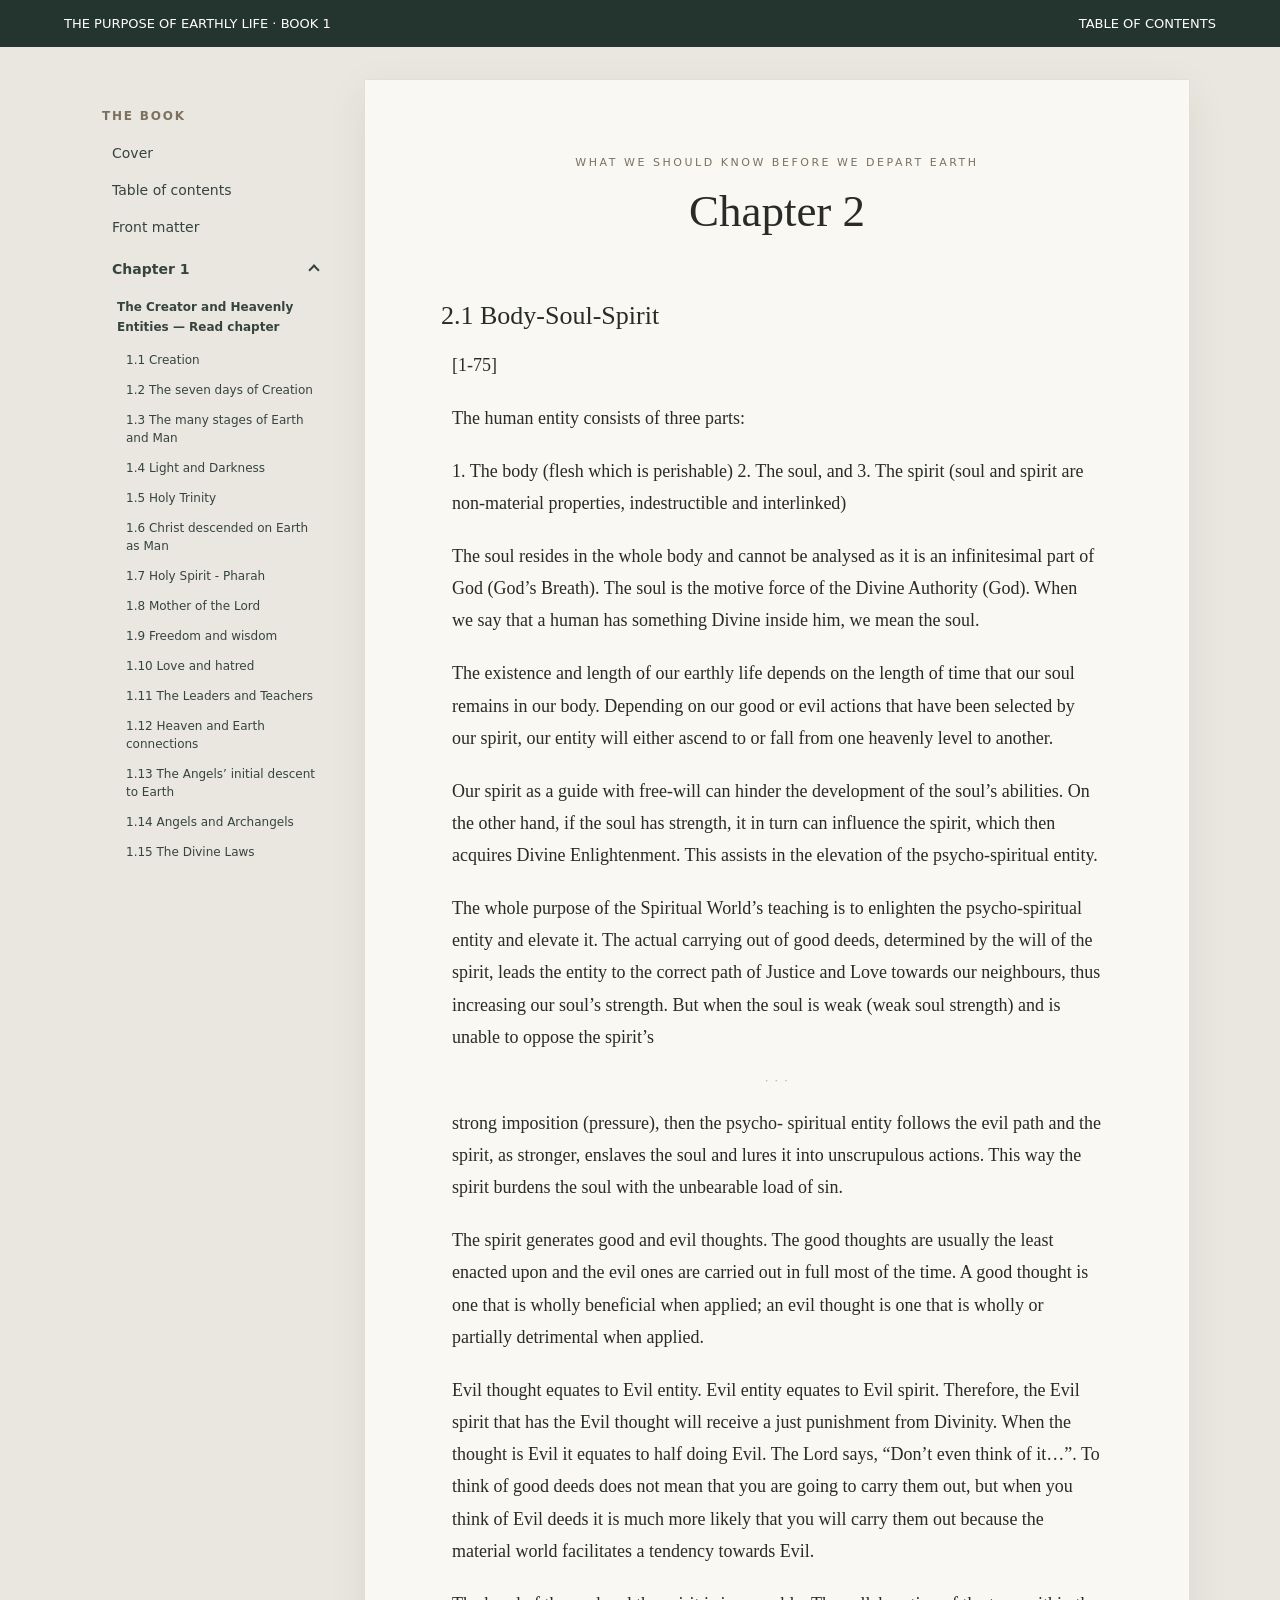
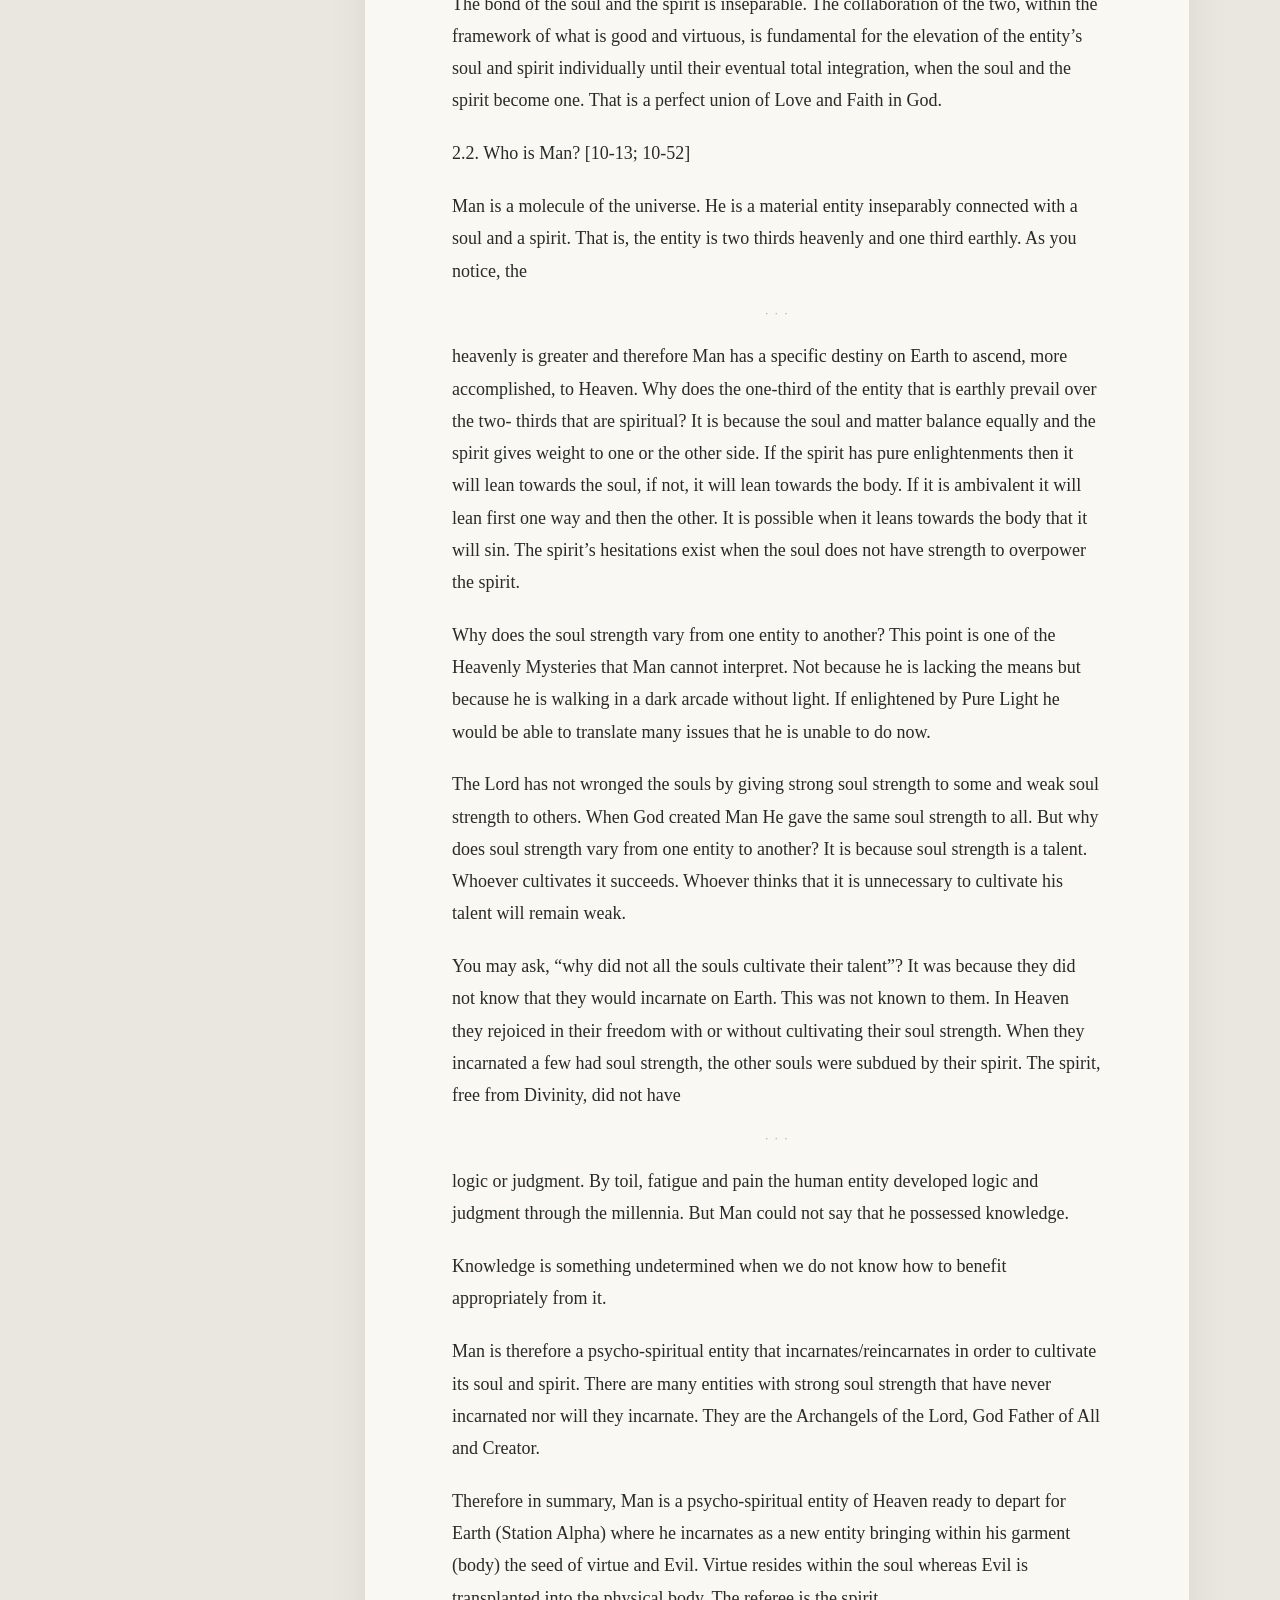
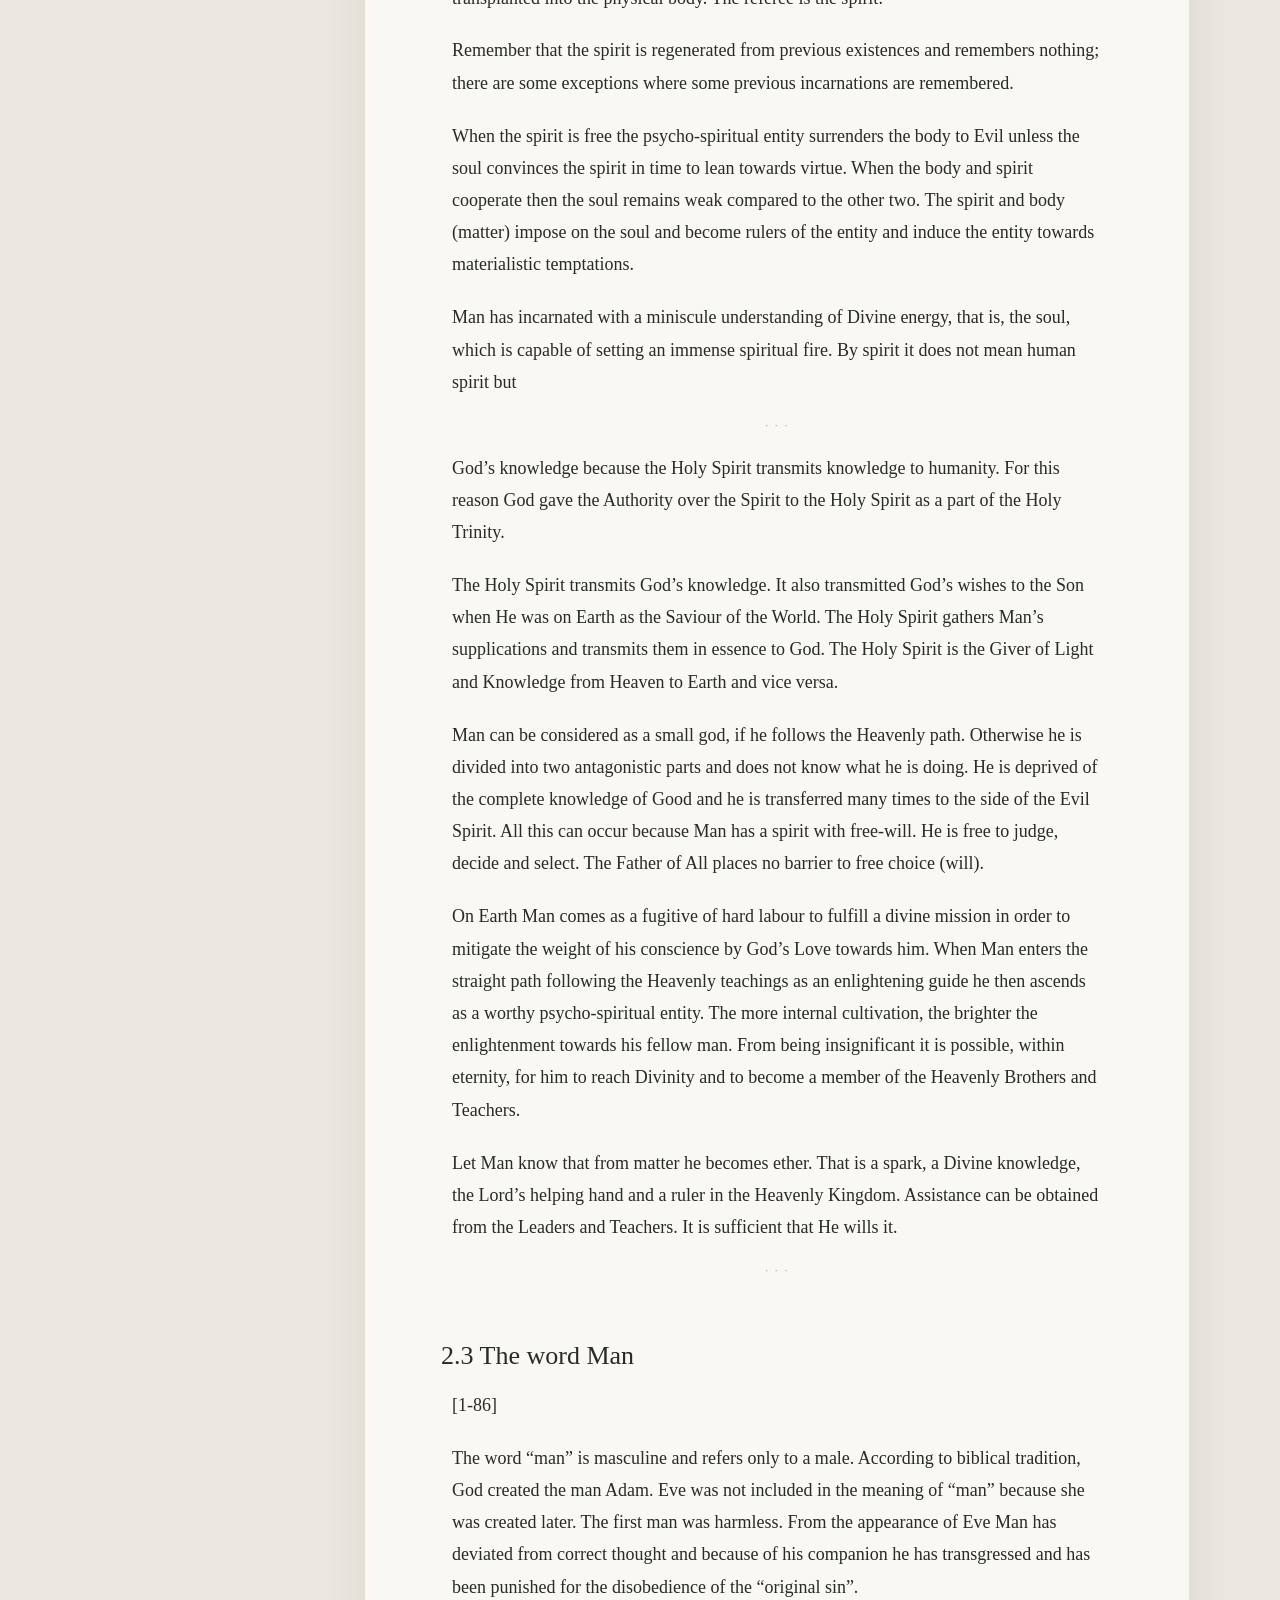
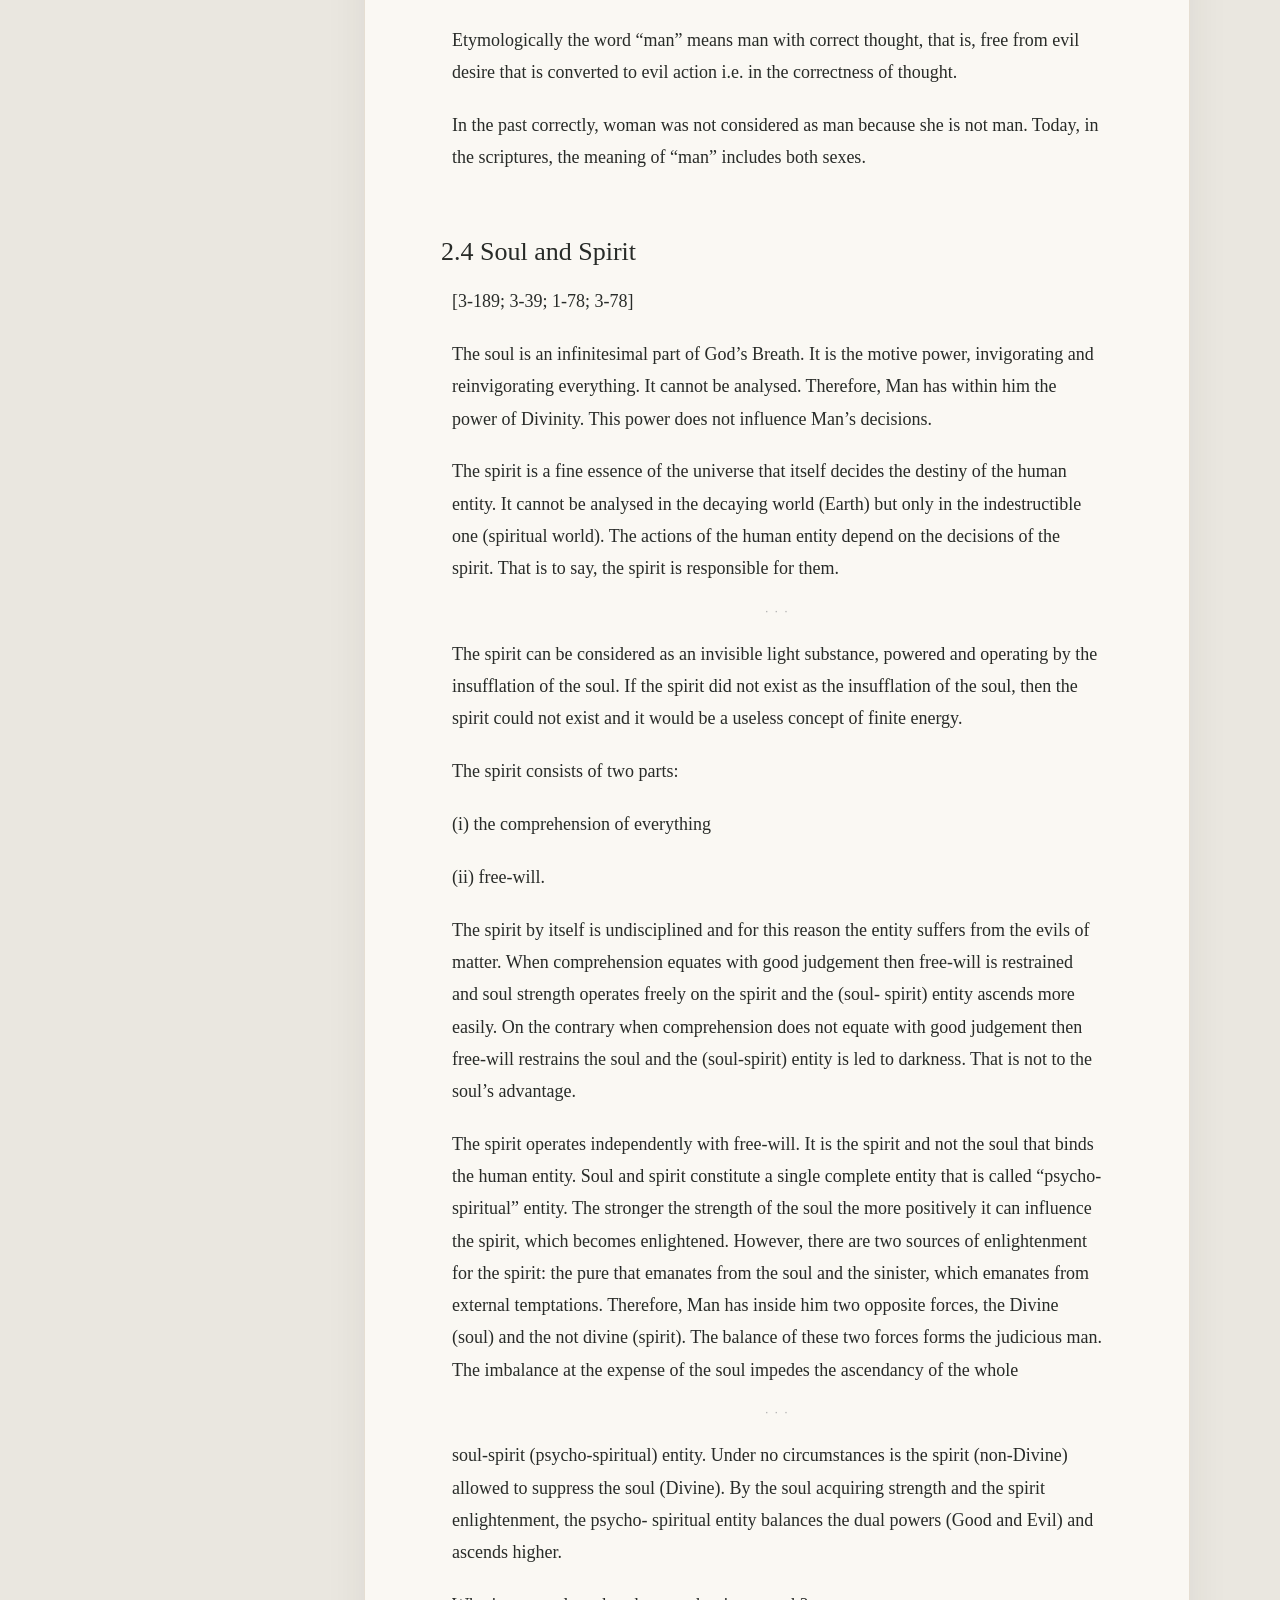
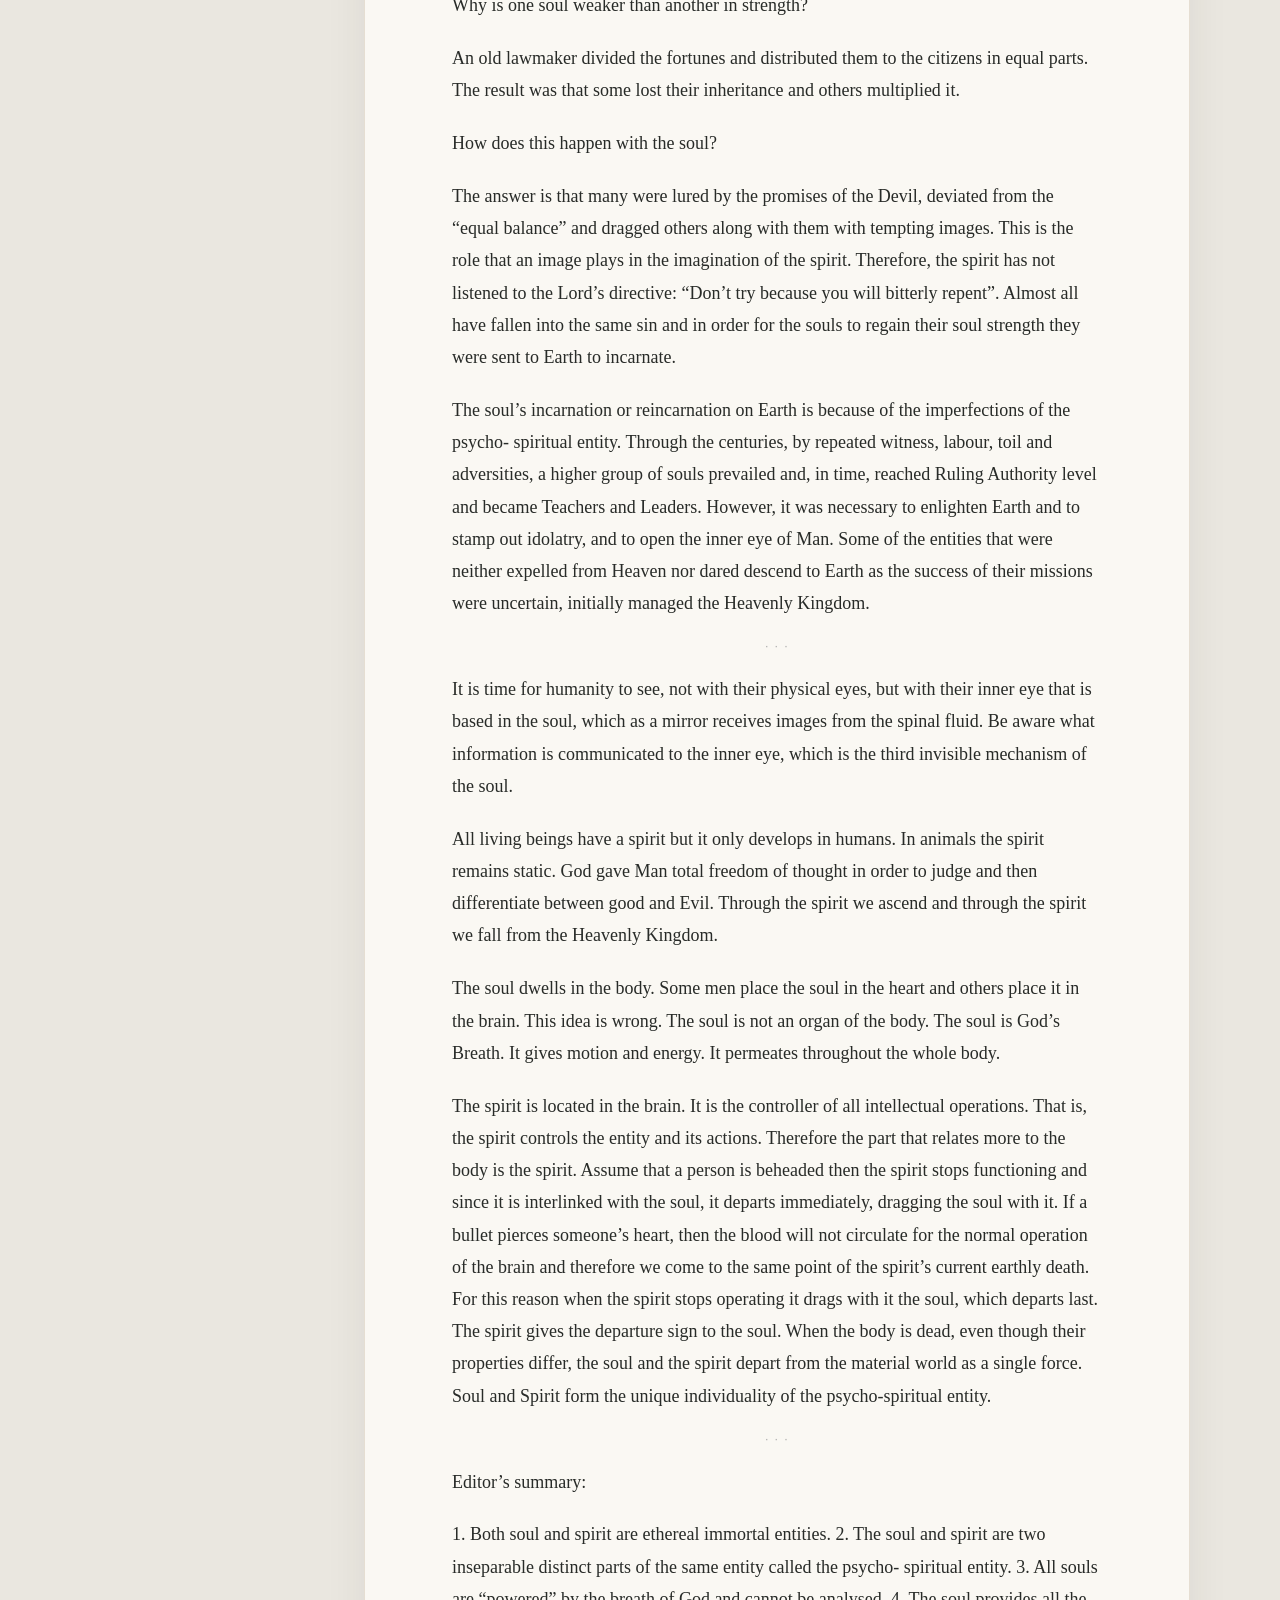
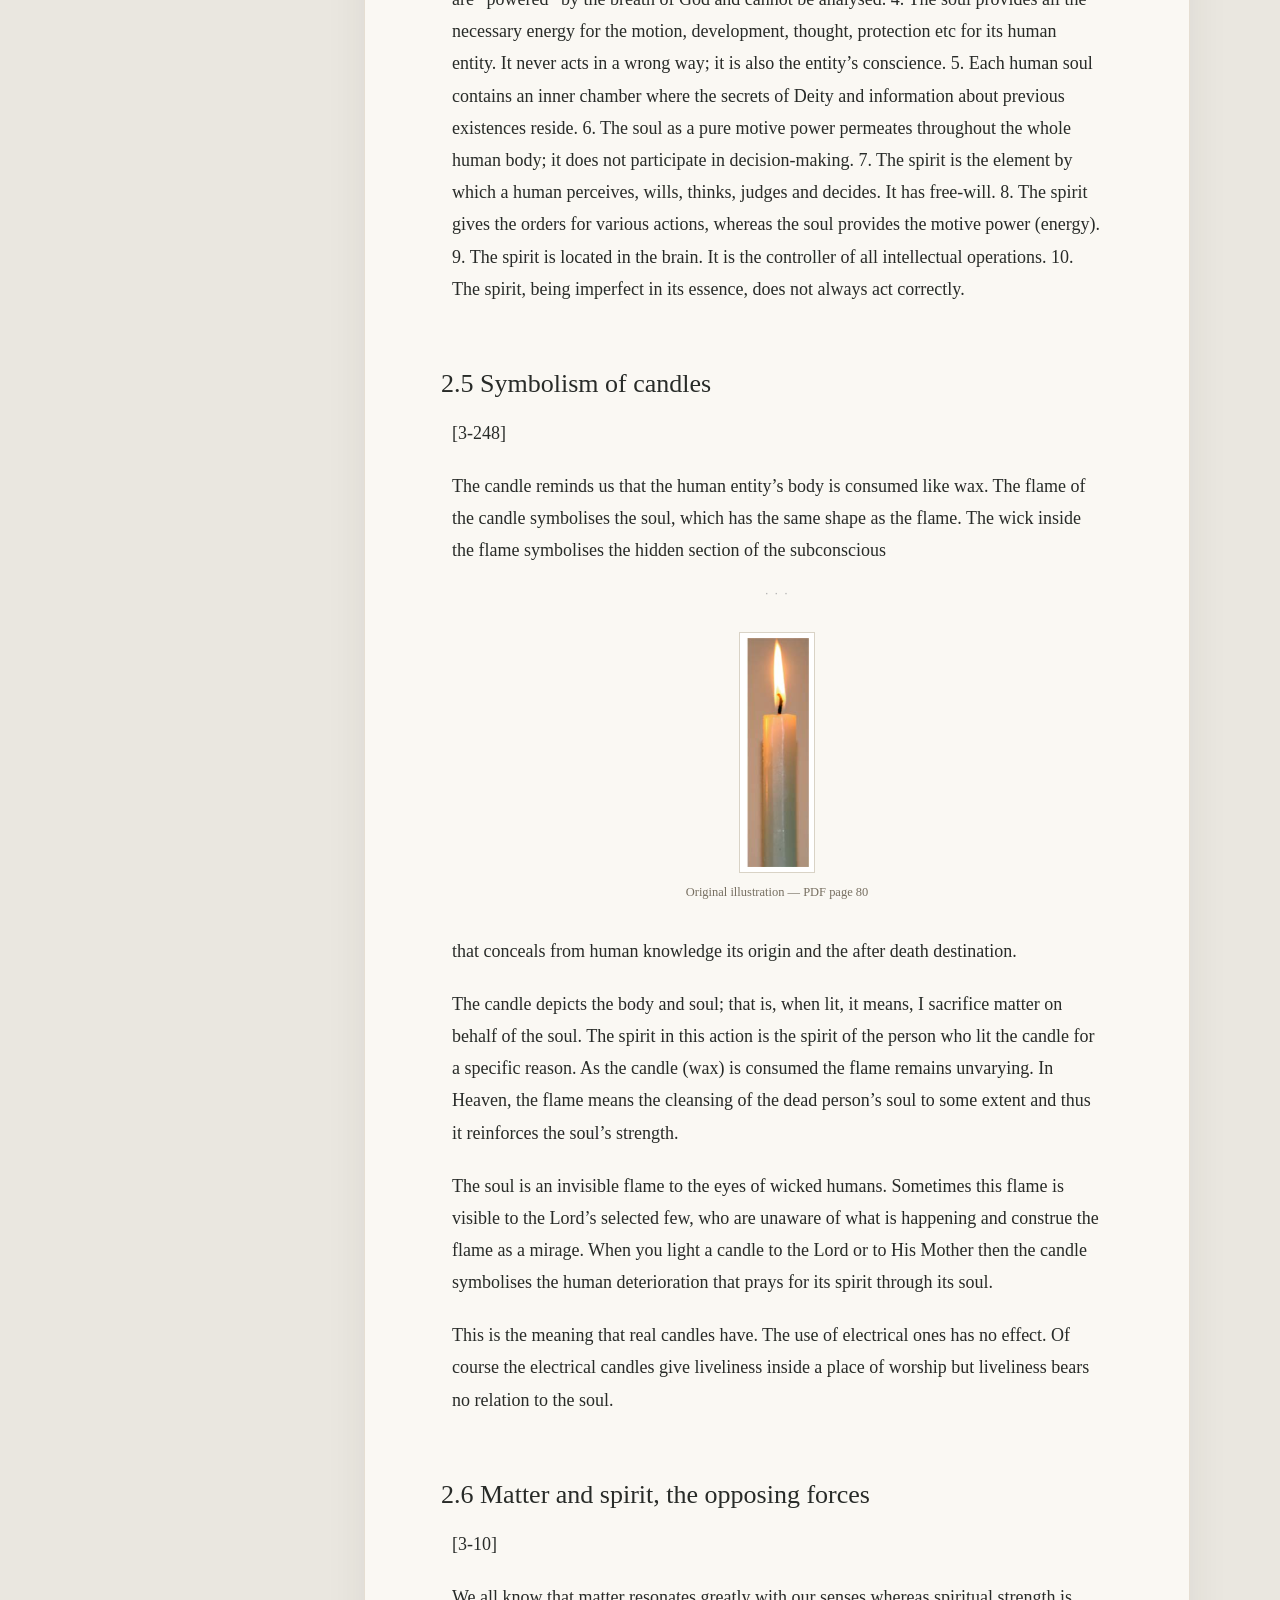
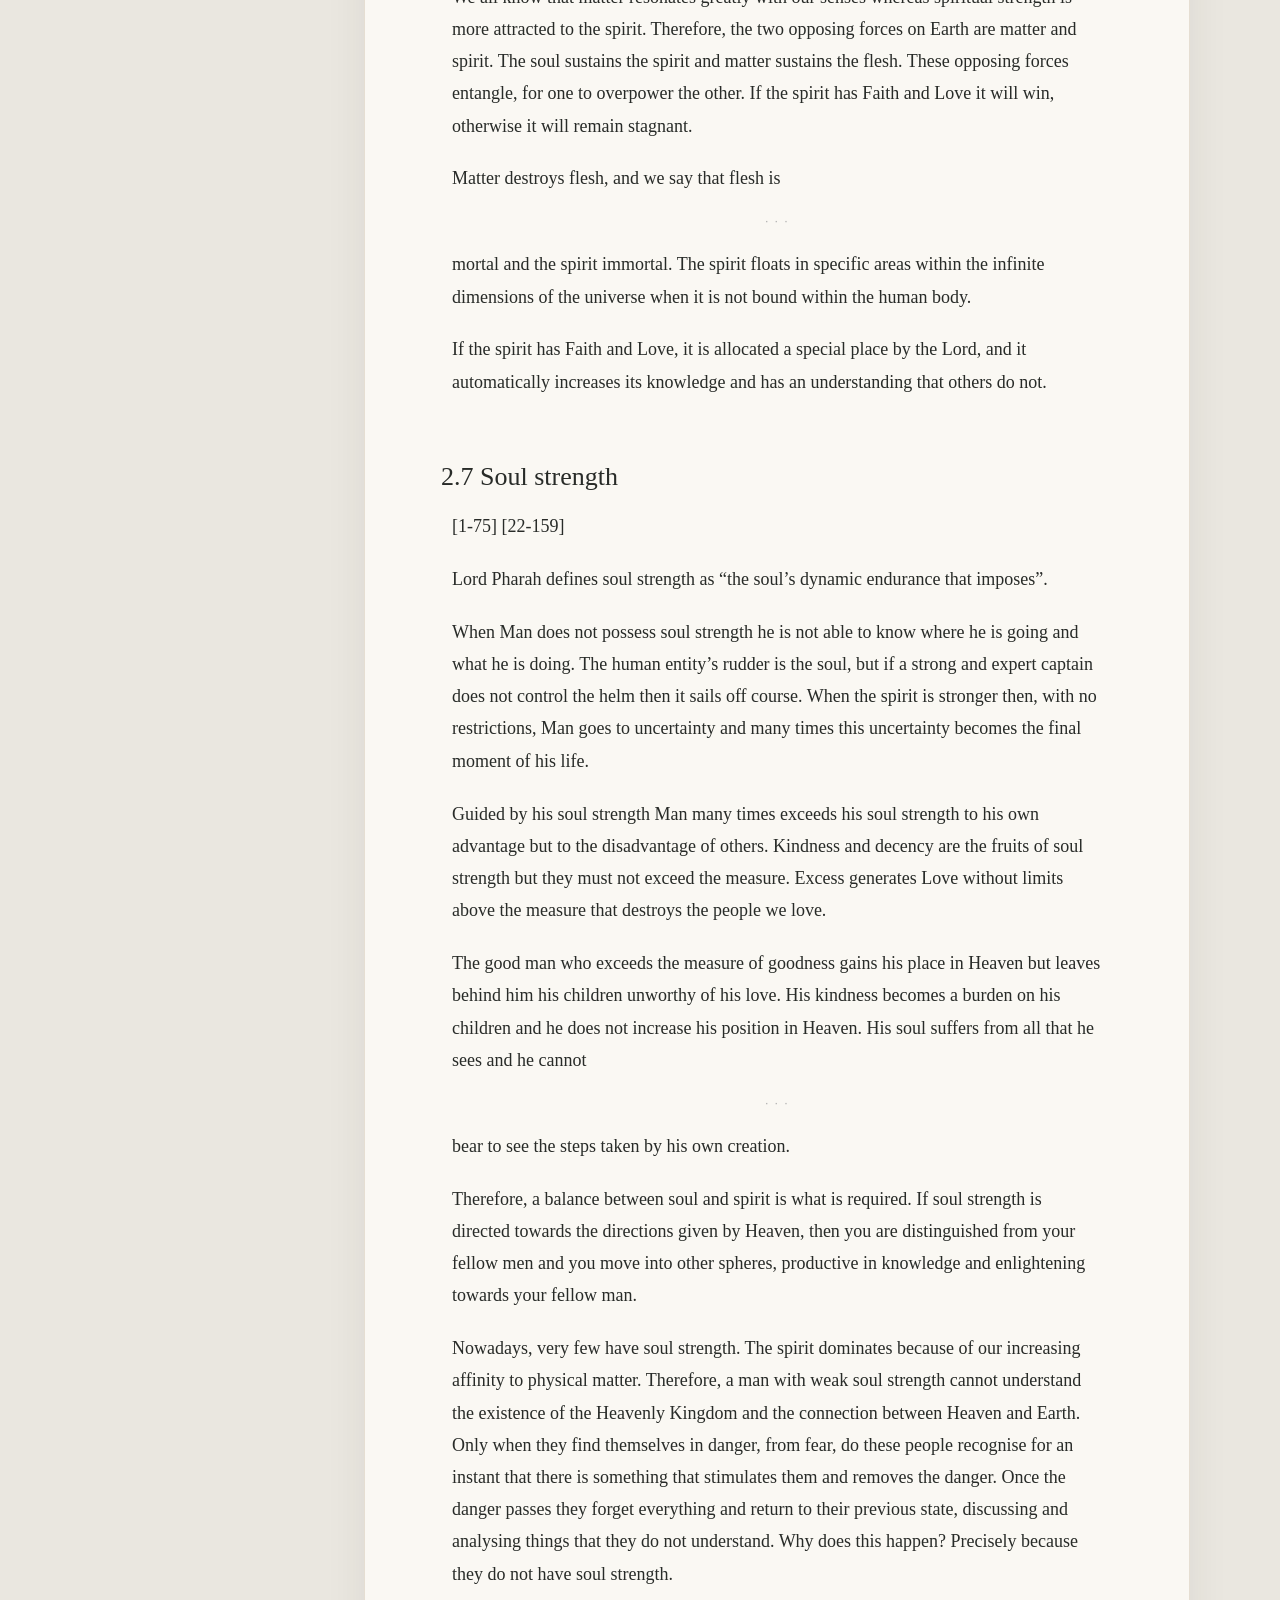
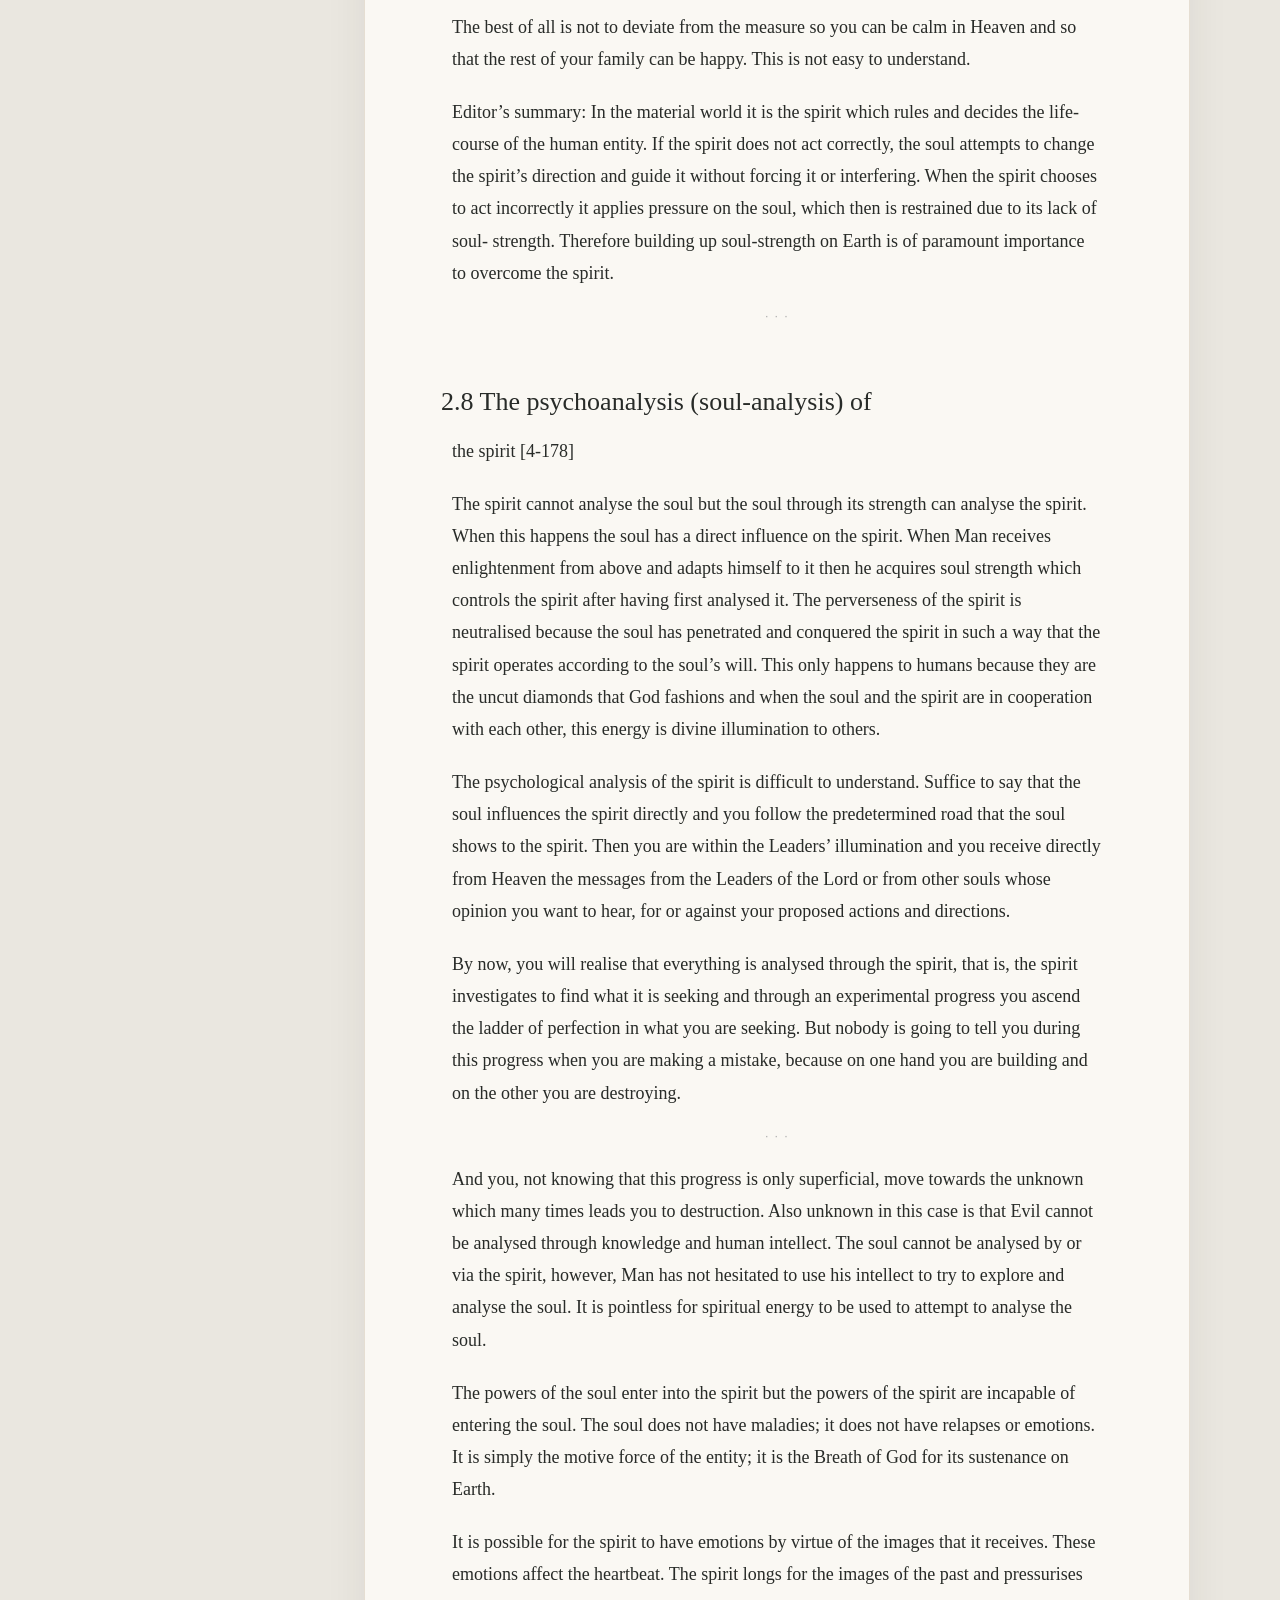
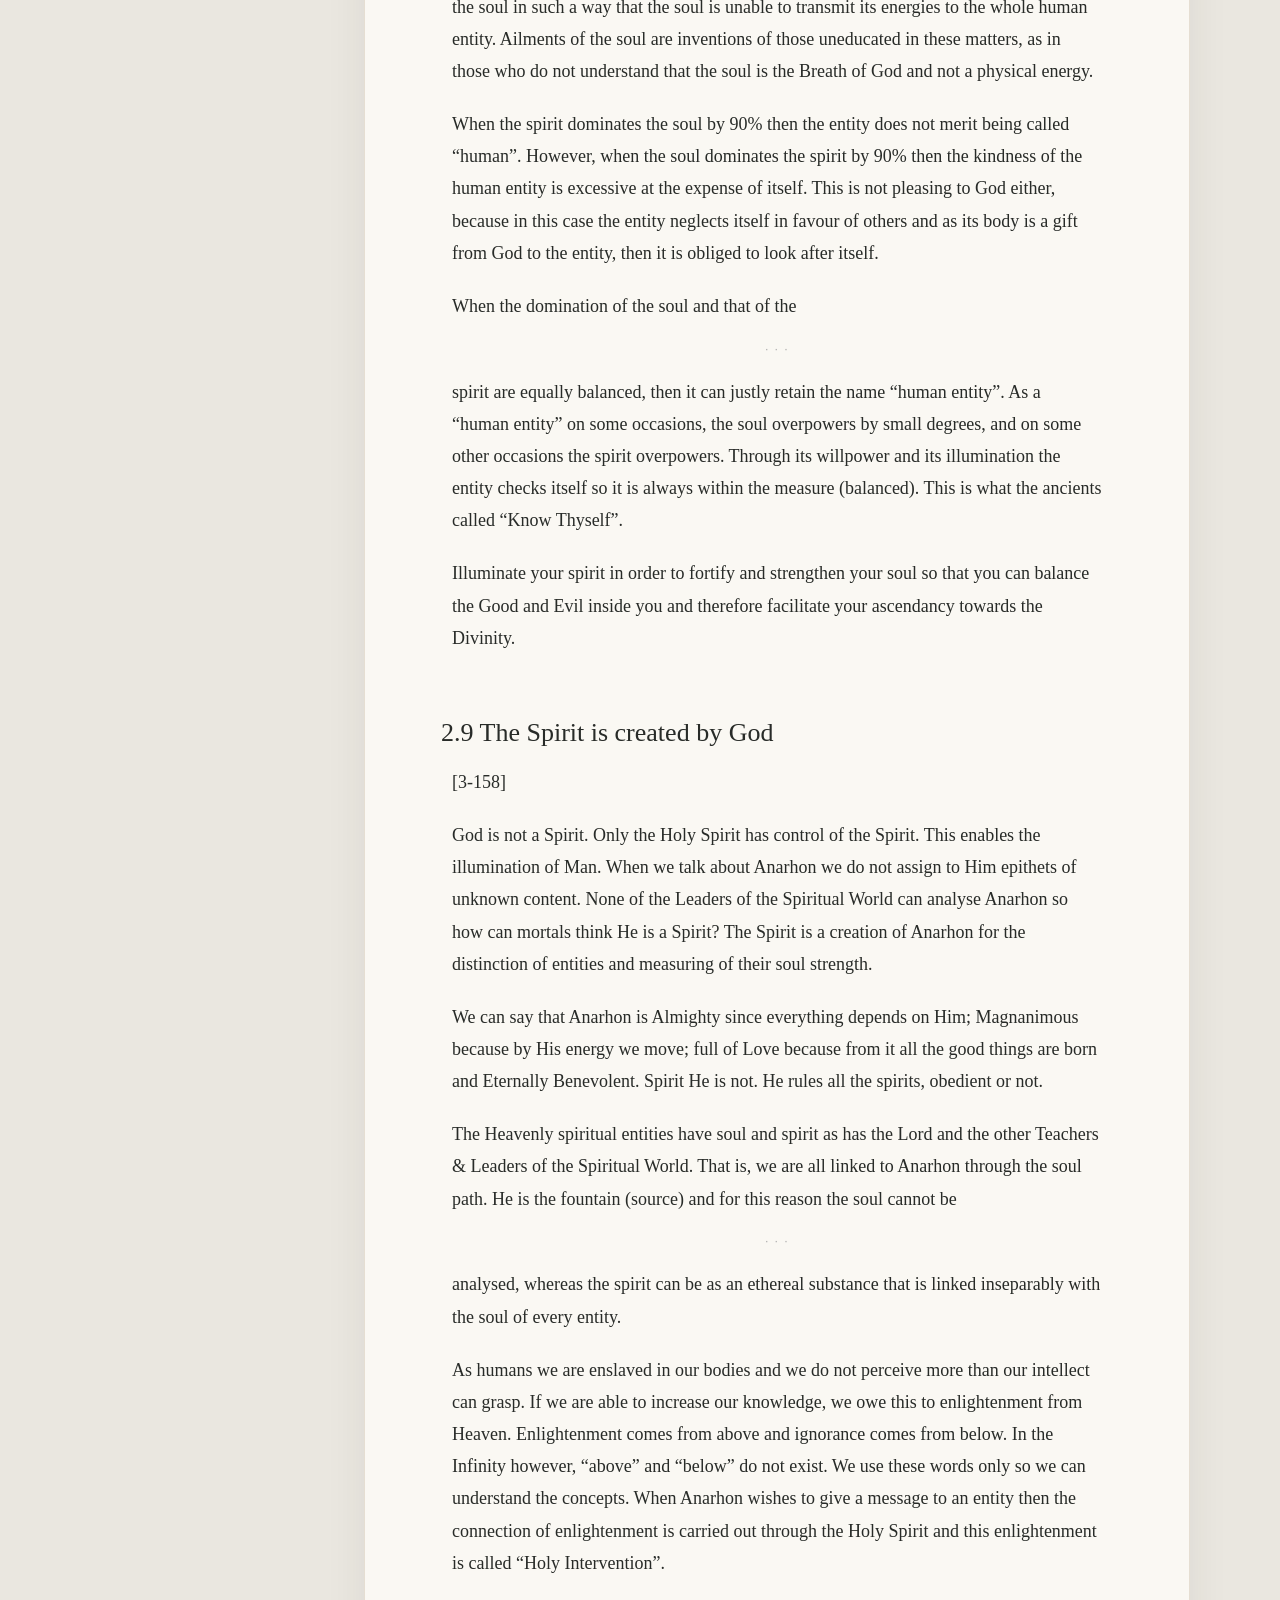
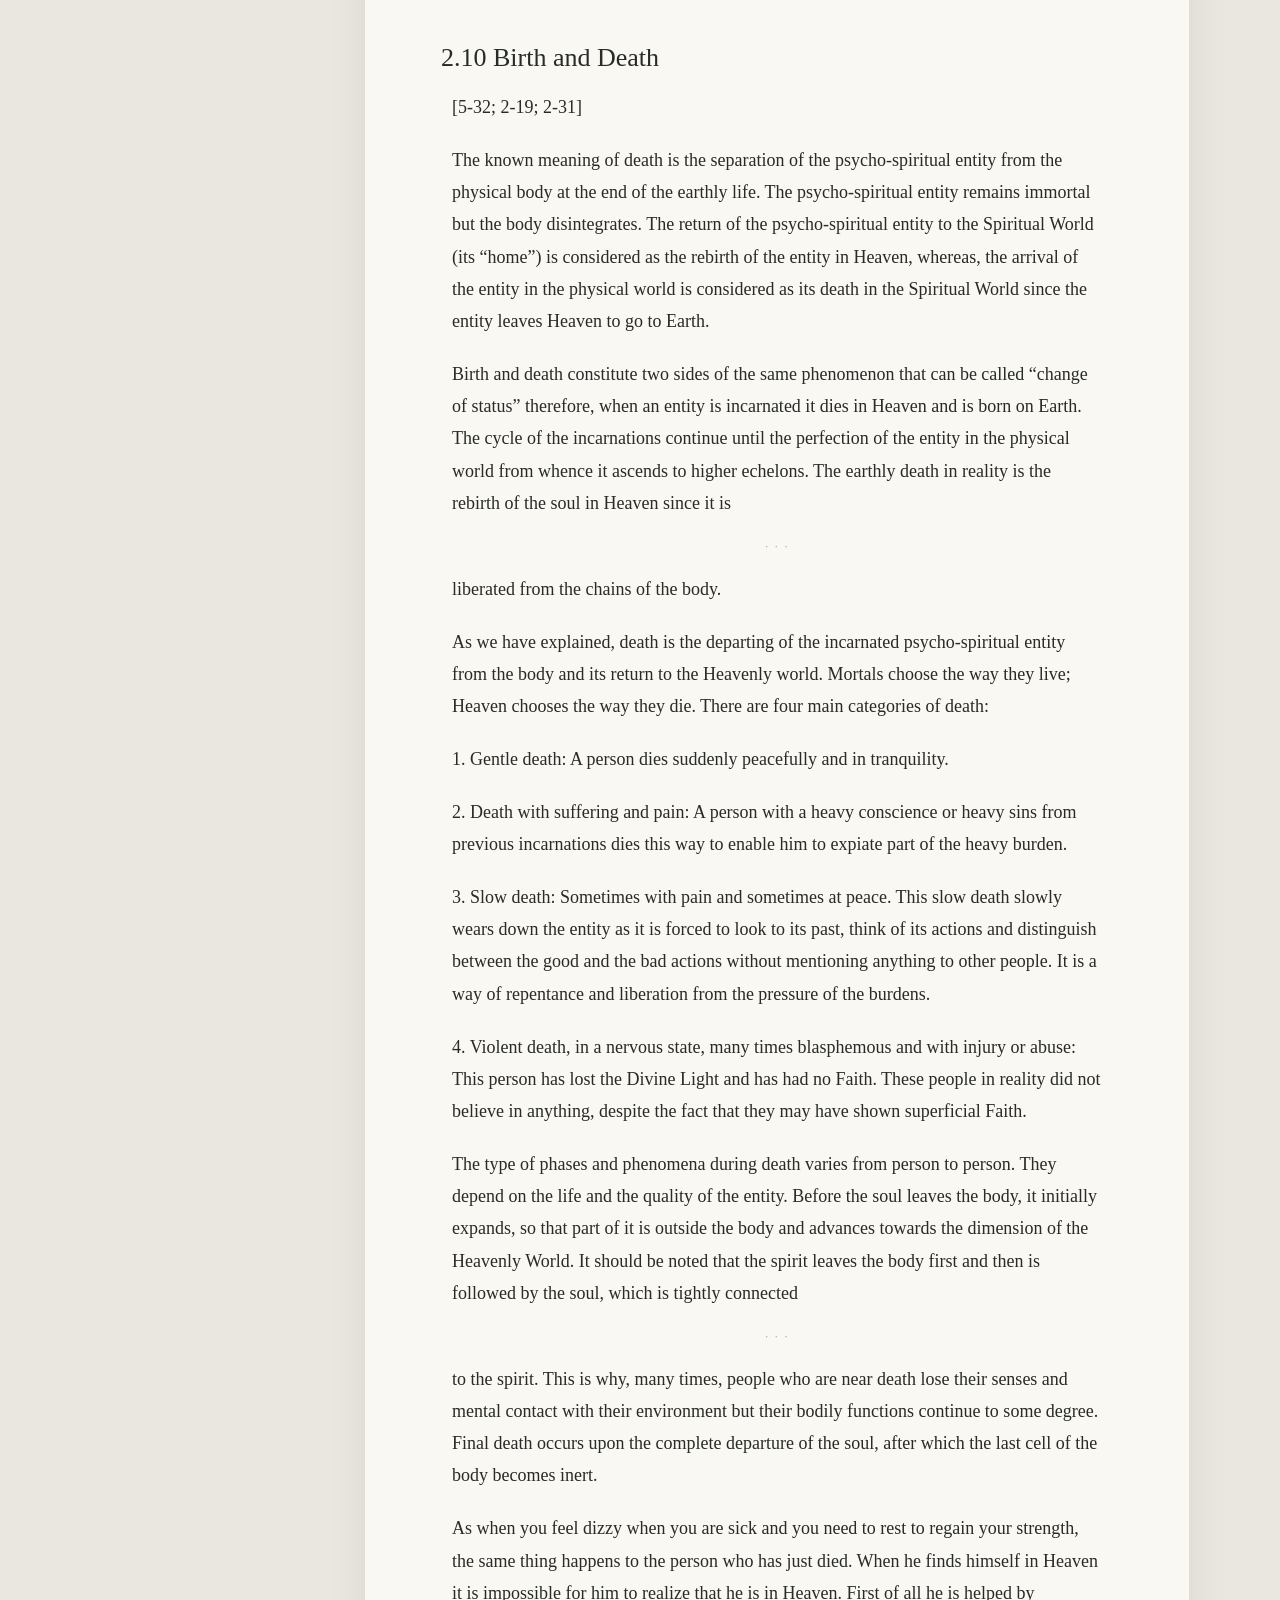
<file: chapter-2.html>
<!DOCTYPE html>

<html lang="en"><head><meta charset="utf-8"/><meta content="width=device-width,initial-scale=1" name="viewport"/><title>Chapter 2 | What we should know before we depart Earth</title><link href="style.css" rel="stylesheet"/></head><body><div class="top"><a href="index.html">THE PURPOSE OF EARTHLY LIFE · BOOK 1</a><a href="contents.html">TABLE OF CONTENTS</a></div><div class="shell"><aside class="sidebar"><h3>THE BOOK</h3><a href="index.html">Cover</a><a href="contents.html">Table of contents</a><a href="front-matter.html">Front matter</a><details class="sidebar-chapter" open><summary><span>Chapter 1</span><span class="sidebar-chevron" aria-hidden="true"></span></summary><div class="sidebar-sections"><a class="sidebar-chapter-title" href="chapter-1.html">The Creator and Heavenly Entities — Read chapter</a><a class="sidebar-subchapter" href="chapter-1.html#section-1-1">1.1 Creation</a><a class="sidebar-subchapter" href="chapter-1.html#section-1-2">1.2 The seven days of Creation</a><a class="sidebar-subchapter" href="chapter-1.html#section-1-3">1.3 The many stages of Earth and Man</a><a class="sidebar-subchapter" href="chapter-1.html#section-1-4">1.4 Light and Darkness</a><a class="sidebar-subchapter" href="chapter-1.html#section-1-5">1.5 Holy Trinity</a><a class="sidebar-subchapter" href="chapter-1.html#section-1-6">1.6 Christ descended on Earth as Man</a><a class="sidebar-subchapter" href="chapter-1.html#section-1-7">1.7 Holy Spirit - Pharah</a><a class="sidebar-subchapter" href="chapter-1.html#section-1-8">1.8 Mother of the Lord</a><a class="sidebar-subchapter" href="chapter-1.html#section-1-9">1.9 Freedom and wisdom</a><a class="sidebar-subchapter" href="chapter-1.html#section-1-10">1.10 Love and hatred</a><a class="sidebar-subchapter" href="chapter-1.html#section-1-11">1.11 The Leaders and Teachers</a><a class="sidebar-subchapter" href="chapter-1.html#section-1-12">1.12 Heaven and Earth connections</a><a class="sidebar-subchapter" href="chapter-1.html#section-1-13">1.13 The Angels’ initial descent to Earth</a><a class="sidebar-subchapter" href="chapter-1.html#section-1-14">1.14 Angels and Archangels</a><a class="sidebar-subchapter" href="chapter-1.html#section-1-15">1.15 The Divine Laws</a><a class="sidebar-subchapter" href="chapter-1.html#section-1-16">1.16 The Mysteries</a><a class="sidebar-subchapter" href="chapter-1.html#section-1-17">1.17 Evil’s nature</a><a class="sidebar-subchapter" href="chapter-1.html#section-1-18">1.18 The role of Lucifer</a><a class="sidebar-subchapter" href="chapter-1.html#section-1-19">1.19 The Fickle and Earth Bound Spirits</a><a class="sidebar-subchapter" href="chapter-1.html#section-1-20">1.20 The Winds of the Lord</a><a class="sidebar-subchapter" href="chapter-1.html#section-1-21">1.21 Communication between spirits</a><a class="sidebar-subchapter" href="chapter-1.html#section-1-22">1.22 The work of the Saints</a></div></details><details class="sidebar-chapter"><summary><span>Chapter 2</span><span class="sidebar-chevron" aria-hidden="true"></span></summary><div class="sidebar-sections"><a class="sidebar-chapter-title active" href="chapter-2.html">Body, Spirit and Soul — Read chapter</a><a class="sidebar-subchapter" href="chapter-2.html#section-2-1">2.1 Body-Soul-Spirit</a><a class="sidebar-subchapter" href="chapter-2.html#section-2-3">2.3 The word Man</a><a class="sidebar-subchapter" href="chapter-2.html#section-2-4">2.4 Soul and Spirit</a><a class="sidebar-subchapter" href="chapter-2.html#section-2-5">2.5 Symbolism of candles</a><a class="sidebar-subchapter" href="chapter-2.html#section-2-6">2.6 Matter and spirit, the opposing forces</a><a class="sidebar-subchapter" href="chapter-2.html#section-2-7">2.7 Soul strength</a><a class="sidebar-subchapter" href="chapter-2.html#section-2-8">2.8 The psychoanalysis (soul-analysis) of</a><a class="sidebar-subchapter" href="chapter-2.html#section-2-9">2.9 The Spirit is created by God</a><a class="sidebar-subchapter" href="chapter-2.html#section-2-10">2.10 Birth and Death</a><a class="sidebar-subchapter" href="chapter-2.html#section-2-11">2.11 Phenomena during death</a><a class="sidebar-subchapter" href="chapter-2.html#section-2-12">2.12  The physical body after death</a><a class="sidebar-subchapter" href="chapter-2.html#section-2-13">2.13  Euthanasia</a><a class="sidebar-subchapter" href="chapter-2.html#section-2-14">2.14 Suicide</a><a class="sidebar-subchapter" href="chapter-2.html#section-2-15">2.15 Wandering phantoms</a><a class="sidebar-subchapter" href="chapter-2.html#section-2-16">2.16 Reincarnation</a><a class="sidebar-subchapter" href="chapter-2.html#section-2-17">2.17 Metempsychosis</a><a class="sidebar-subchapter" href="chapter-2.html#section-2-18">2.18 Heavenly psycho-spiritual entities</a><a class="sidebar-subchapter" href="chapter-2.html#section-2-19">2.19 The past, the present, and</a><a class="sidebar-subchapter" href="chapter-2.html#section-2-20">2.20  When do the recalled entities</a></div></details><details class="sidebar-chapter"><summary><span>Chapter 3</span><span class="sidebar-chevron" aria-hidden="true"></span></summary><div class="sidebar-sections"><a class="sidebar-chapter-title" href="chapter-3.html">Moderation, Knowing Thyself and Conscience — Read chapter</a><a class="sidebar-subchapter" href="chapter-3.html#section-3-1">3.1 Moderation, the golden rule of the</a><a class="sidebar-subchapter" href="chapter-3.html#section-3-2">3.2 Moderation and knowing thyself</a><a class="sidebar-subchapter" href="chapter-3.html#section-3-3">3.3 The dynamic energy of</a><a class="sidebar-subchapter" href="chapter-3.html#section-3-4">3.4 Decalogue</a><a class="sidebar-subchapter" href="chapter-3.html#section-3-5">3.5 Heavenly principles</a><a class="sidebar-subchapter" href="chapter-3.html#section-3-6">3.6 The Righteousness of the Kingdom</a><a class="sidebar-subchapter" href="chapter-3.html#section-3-7">3.7 Egoism</a><a class="sidebar-subchapter" href="chapter-3.html#section-3-8">3.8 Sorrow and pain removes egoism</a><a class="sidebar-subchapter" href="chapter-3.html#section-3-9">3.9 Other forms of egoism</a><a class="sidebar-subchapter" href="chapter-3.html#section-3-10">3.10 Conscience and subconscious</a><a class="sidebar-subchapter" href="chapter-3.html#section-3-11">3.11 The obscure area of the</a><a class="sidebar-subchapter" href="chapter-3.html#section-3-12">3.12 The conscience’s infallible censure</a><a class="sidebar-subchapter" href="chapter-3.html#section-3-13">3.13 Distress due to conscience</a><a class="sidebar-subchapter" href="chapter-3.html#section-3-14">3.14 The drama within the subconscious</a><a class="sidebar-subchapter" href="chapter-3.html#section-3-15">3.15 Dreams</a><a class="sidebar-subchapter" href="chapter-3.html#section-3-16">3.16 Confession</a><a class="sidebar-subchapter" href="chapter-3.html#section-3-17">3.17 Self sacrifice</a><a class="sidebar-subchapter" href="chapter-3.html#section-3-18">3.18   A and B Quality entities</a><a class="sidebar-subchapter" href="chapter-3.html#section-3-19">3.19 Purity has 24 stages</a><a class="sidebar-subchapter" href="chapter-3.html#section-3-20">3.20 Punishment of entities on Earth</a></div></details><details class="sidebar-chapter"><summary><span>Chapter 4</span><span class="sidebar-chevron" aria-hidden="true"></span></summary><div class="sidebar-sections"><a class="sidebar-chapter-title" href="chapter-4.html">Structure of Heavenly Kingdom — Read chapter</a><a class="sidebar-subchapter" href="chapter-4.html#section-4-1">4.1 Overview of Heavenly structure</a><a class="sidebar-subchapter" href="chapter-4.html#section-4-2">4.2 Station Alpha</a><a class="sidebar-subchapter" href="chapter-4.html#section-4-3">4.3 Klimaka</a><a class="sidebar-subchapter" href="chapter-4.html#section-4-4">4.4 Kerveros</a><a class="sidebar-subchapter" href="chapter-4.html#section-4-5">4.5 The Transit Centre</a><a class="sidebar-subchapter" href="chapter-4.html#section-4-6">4.6 Centre of Accountability</a><a class="sidebar-subchapter" href="chapter-4.html#section-4-7">4.7 Within the Transit Centre</a><a class="sidebar-subchapter" href="chapter-4.html#section-4-8">4.8 Hell, does it exist?</a><a class="sidebar-subchapter" href="chapter-4.html#section-4-9">4.9 Punished entities</a><a class="sidebar-subchapter" href="chapter-4.html#section-4-10">4.10 Fishing the fickle spirits</a><a class="sidebar-subchapter" href="chapter-4.html#section-4-11">4.11 The Alpha to Omega of evolution</a><a class="sidebar-subchapter" href="chapter-4.html#section-4-12">4.12 Station  (omega)</a><a class="sidebar-subchapter" href="chapter-4.html#section-4-13">4.13 How you will rediscover the lost</a><a class="sidebar-subchapter" href="chapter-4.html#section-4-14">4.14 Centre of Spiritual Splendour</a><a class="sidebar-subchapter" href="chapter-4.html#section-4-15">4.15  The 13 Councils</a><a class="sidebar-subchapter" href="chapter-4.html#section-4-16">4.16 The Palace of the Lord and His Stars</a><a class="sidebar-subchapter" href="chapter-4.html#section-4-17">4.17 The Council of the Lord</a><a class="sidebar-subchapter" href="chapter-4.html#section-4-18">4.18 The past, the present and the</a><a class="sidebar-subchapter" href="chapter-4.html#section-4-19">4.19 Other Councils</a><a class="sidebar-subchapter" href="chapter-4.html#section-4-20">4. 20 The Will of the Lord is counsel</a></div></details><a href="epilogue.html">Epilogue</a><a href="glossary.html">Glossary of Terms</a><a href="bibliography.html">Bibliography and References</a><a href="original.pdf" download>Original PDF ↓</a></aside><main class="sheet"><div class="eyebrow">WHAT WE SHOULD KNOW BEFORE WE DEPART EARTH</div><h1>Chapter 2</h1><div class="bodycopy"></div><h2 id="section-2-1">2.1 Body-Soul-Spirit</h2><div class="bodycopy"><p>[1-75]</p>
<p>The human entity consists of three parts:</p>
<p>1. The body (flesh which is perishable) 2. The soul, and 3. The spirit (soul and spirit are non-material properties, indestructible and interlinked)</p>
<p>The soul resides in the whole body and cannot be analysed as it is an infinitesimal part of God (God’s Breath). The soul is the motive force of the Divine Authority (God). When we say that a human has something Divine inside him, we mean the soul.</p>
<p>The existence and length of our earthly life depends on the length of time that our soul remains in our body. Depending on our good or evil actions that have been selected by our spirit, our entity will either ascend to or fall from one heavenly level to another.</p>
<p>Our spirit as a guide with free-will can hinder the development of the soul’s abilities. On the other hand, if the soul has strength, it in turn can influence the spirit, which then acquires Divine Enlightenment. This assists in the elevation of the psycho-spiritual entity.</p>
<p>The whole purpose of the Spiritual World’s teaching is to enlighten the psycho-spiritual entity and elevate it. The actual carrying out of good deeds, determined by the will of the spirit, leads the entity to the correct path of Justice and Love towards our neighbours, thus increasing our soul’s strength. But when the soul is weak (weak soul strength) and is unable to oppose the spirit’s</p><div class="pagebreak" id="pdf-page-71">· · ·</div><p>strong imposition (pressure), then the psycho- spiritual entity follows the evil path and the spirit, as stronger, enslaves the soul and lures it into unscrupulous actions. This way the spirit burdens the soul with the unbearable load of sin.</p>
<p>The spirit generates good and evil thoughts. The good thoughts are usually the least enacted upon and the evil ones are carried out in full most of the time. A good thought is one that is wholly beneficial when applied; an evil thought is one that is wholly or partially detrimental when applied.</p>
<p>Evil thought equates to Evil entity. Evil entity equates to Evil spirit. Therefore, the Evil spirit that has the Evil thought will receive a just punishment from Divinity. When the thought is Evil it equates to half doing Evil. The Lord says, “Don’t even think of it…”. To think of good deeds does not mean that you are going to carry them out, but when you think of Evil deeds it is much more likely that you will carry them out because the material world facilitates a tendency towards Evil.</p>
<p>The bond of the soul and the spirit is inseparable. The collaboration of the two, within the framework of what is good and virtuous, is fundamental for the elevation of the entity’s soul and spirit individually until their eventual total integration, when the soul and the spirit become one. That is a perfect union of Love and Faith in God.</p>
<p id="section-2-2">2.2. Who is Man? [10-13; 10-52]</p>
<p>Man is a molecule of the universe. He is a material entity inseparably connected with a soul and a spirit. That is, the entity is two thirds heavenly and one third earthly. As you notice, the</p><div class="pagebreak" id="pdf-page-72">· · ·</div><p>heavenly is greater and therefore Man has a specific destiny on Earth to ascend, more accomplished, to Heaven. Why does the one-third of the entity that is earthly prevail over the two- thirds that are spiritual? It is because the soul and matter balance equally and the spirit gives weight to one or the other side. If the spirit has pure enlightenments then it will lean towards the soul, if not, it will lean towards the body. If it is ambivalent it will lean first one way and then the other. It is possible when it leans towards the body that it will sin. The spirit’s hesitations exist when the soul does not have strength to overpower the spirit.</p>
<p>Why does the soul strength vary from one entity to another? This point is one of the Heavenly Mysteries that Man cannot interpret. Not because he is lacking the means but because he is walking in a dark arcade without light. If enlightened by Pure Light he would be able to translate many issues that he is unable to do now.</p>
<p>The Lord has not wronged the souls by giving strong soul strength to some and weak soul strength to others. When God created Man He gave the same soul strength to all. But why does soul strength vary from one entity to another? It is because soul strength is a talent. Whoever cultivates it succeeds. Whoever thinks that it is unnecessary to cultivate his talent will remain weak.</p>
<p>You may ask, “why did not all the souls cultivate their talent”? It was because they did not know that they would incarnate on Earth. This was not known to them. In Heaven they rejoiced in their freedom with or without cultivating their soul strength. When they incarnated a few had soul strength, the other souls were subdued by their spirit. The spirit, free from Divinity, did not have</p><div class="pagebreak" id="pdf-page-73">· · ·</div><p>logic or judgment. By toil, fatigue and pain the human entity developed logic and judgment through the millennia. But Man could not say that he possessed knowledge.</p>
<p>Knowledge is something undetermined when we do not know how to benefit appropriately from it.</p>
<p>Man is therefore a psycho-spiritual entity that incarnates/reincarnates in order to cultivate its soul and spirit. There are many entities with strong soul strength that have never incarnated nor will they incarnate. They are the Archangels of the Lord, God Father of All and Creator.</p>
<p>Therefore in summary, Man is a psycho-spiritual entity of Heaven ready to depart for Earth (Station Alpha) where he incarnates as a new entity bringing within his garment (body) the seed of virtue and Evil. Virtue resides within the soul whereas Evil is transplanted into the physical body. The referee is the spirit.</p>
<p>Remember that the spirit is regenerated from previous existences and remembers nothing; there are some exceptions where some previous incarnations are remembered.</p>
<p>When the spirit is free the psycho-spiritual entity surrenders the body to Evil unless the soul convinces the spirit in time to lean towards virtue. When the body and spirit cooperate then the soul remains weak compared to the other two. The spirit and body (matter) impose on the soul and become rulers of the entity and induce the entity towards materialistic temptations.</p>
<p>Man has incarnated with a miniscule understanding of Divine energy, that is, the soul, which is capable of setting an immense spiritual fire. By spirit it does not mean human spirit but</p><div class="pagebreak" id="pdf-page-74">· · ·</div><p>God’s knowledge because the Holy Spirit transmits knowledge to humanity. For this reason God gave the Authority over the Spirit to the Holy Spirit as a part of the Holy Trinity.</p>
<p>The Holy Spirit transmits God’s knowledge. It also transmitted God’s wishes to the Son when He was on Earth as the Saviour of the World. The Holy Spirit gathers Man’s supplications and transmits them in essence to God. The Holy Spirit is the Giver of Light and Knowledge from Heaven to Earth and vice versa.</p>
<p>Man can be considered as a small god, if he follows the Heavenly path. Otherwise he is divided into two antagonistic parts and does not know what he is doing. He is deprived of the complete knowledge of Good and he is transferred many times to the side of the Evil Spirit. All this can occur because Man has a spirit with free-will. He is free to judge, decide and select. The Father of All places no barrier to free choice (will).</p>
<p>On Earth Man comes as a fugitive of hard labour to fulfill a divine mission in order to mitigate the weight of his conscience by God’s Love towards him. When Man enters the straight path following the Heavenly teachings as an enlightening guide he then ascends as a worthy psycho-spiritual entity. The more internal cultivation, the brighter the enlightenment towards his fellow man. From being insignificant it is possible, within eternity, for him to reach Divinity and to become a member of the Heavenly Brothers and Teachers.</p>
<p>Let Man know that from matter he becomes ether. That is a spark, a Divine knowledge, the Lord’s helping hand and a ruler in the Heavenly Kingdom. Assistance can be obtained from the Leaders and Teachers. It is sufficient that He wills it.</p><div class="pagebreak" id="pdf-page-75">· · ·</div></div><h2 id="section-2-3">2.3 The word Man</h2><div class="bodycopy"><p>[1-86]</p>
<p>The word “man” is masculine and refers only to a male. According to biblical tradition, God created the man Adam. Eve was not included in the meaning of “man” because she was created later. The first man was harmless. From the appearance of Eve Man has deviated from correct thought and because of his companion he has transgressed and has been punished for the disobedience of the “original sin”.</p>
<p>Etymologically the word “man” means man with correct thought, that is, free from evil desire that is converted to evil action i.e. in the correctness of thought.</p>
<p>In the past correctly, woman was not considered as man because she is not man. Today, in the scriptures, the meaning of “man” includes both sexes.</p></div><h2 id="section-2-4">2.4 Soul and Spirit</h2><div class="bodycopy"><p>[3-189; 3-39; 1-78; 3-78]</p>
<p>The soul is an infinitesimal part of God’s Breath. It is the motive power, invigorating and reinvigorating everything. It cannot be analysed. Therefore, Man has within him the power of Divinity. This power does not influence Man’s decisions.</p>
<p>The spirit is a fine essence of the universe that itself decides the destiny of the human entity. It cannot be analysed in the decaying world (Earth) but only in the indestructible one (spiritual world). The actions of the human entity depend on the decisions of the spirit. That is to say, the spirit is responsible for them.</p><div class="pagebreak" id="pdf-page-76">· · ·</div><p>The spirit can be considered as an invisible light substance, powered and operating by the insufflation of the soul. If the spirit did not exist as the insufflation of the soul, then the spirit could not exist and it would be a useless concept of finite energy.</p>
<p>The spirit consists of two parts:</p>
<p>(i) the comprehension of everything</p>
<p>(ii) free-will.</p>
<p>The spirit by itself is undisciplined and for this reason the entity suffers from the evils of matter. When comprehension equates with good judgement then free-will is restrained and soul strength operates freely on the spirit and the (soul- spirit) entity ascends more easily. On the contrary when comprehension does not equate with good judgement then free-will restrains the soul and the (soul-spirit) entity is led to darkness. That is not to the soul’s advantage.</p>
<p>The spirit operates independently with free-will. It is the spirit and not the soul that binds the human entity. Soul and spirit constitute a single complete entity that is called “psycho-spiritual” entity. The stronger the strength of the soul the more positively it can influence the spirit, which becomes enlightened. However, there are two sources of enlightenment for the spirit: the pure that emanates from the soul and the sinister, which emanates from external temptations. Therefore, Man has inside him two opposite forces, the Divine (soul) and the not divine (spirit). The balance of these two forces forms the judicious man. The imbalance at the expense of the soul impedes the ascendancy of the whole</p><div class="pagebreak" id="pdf-page-77">· · ·</div><p>soul-spirit (psycho-spiritual) entity. Under no circumstances is the spirit (non-Divine) allowed to suppress the soul (Divine). By the soul acquiring strength and the spirit enlightenment, the psycho- spiritual entity balances the dual powers (Good and Evil) and ascends higher.</p>
<p>Why is one soul weaker than another in strength?</p>
<p>An old lawmaker divided the fortunes and distributed them to the citizens in equal parts. The result was that some lost their inheritance and others multiplied it.</p>
<p>How does this happen with the soul?</p>
<p>The answer is that many were lured by the promises of the Devil, deviated from the “equal balance” and dragged others along with them with tempting images. This is the role that an image plays in the imagination of the spirit. Therefore, the spirit has not listened to the Lord’s directive: “Don’t try because you will bitterly repent”. Almost all have fallen into the same sin and in order for the souls to regain their soul strength they were sent to Earth to incarnate.</p>
<p>The soul’s incarnation or reincarnation on Earth is because of the imperfections of the psycho- spiritual entity. Through the centuries, by repeated witness, labour, toil and adversities, a higher group of souls prevailed and, in time, reached Ruling Authority level and became Teachers and Leaders. However, it was necessary to enlighten Earth and to stamp out idolatry, and to open the inner eye of Man. Some of the entities that were neither expelled from Heaven nor dared descend to Earth as the success of their missions were uncertain, initially managed the Heavenly Kingdom.</p><div class="pagebreak" id="pdf-page-78">· · ·</div><p>It is time for humanity to see, not with their physical eyes, but with their inner eye that is based in the soul, which as a mirror receives images from the spinal fluid. Be aware what information is communicated to the inner eye, which is the third invisible mechanism of the soul.</p>
<p>All living beings have a spirit but it only develops in humans. In animals the spirit remains static. God gave Man total freedom of thought in order to judge and then differentiate between good and Evil. Through the spirit we ascend and through the spirit we fall from the Heavenly Kingdom.</p>
<p>The soul dwells in the body. Some men place the soul in the heart and others place it in the brain. This idea is wrong. The soul is not an organ of the body. The soul is God’s Breath. It gives motion and energy. It permeates throughout the whole body.</p>
<p>The spirit is located in the brain. It is the controller of all intellectual operations. That is, the spirit controls the entity and its actions. Therefore the part that relates more to the body is the spirit. Assume that a person is beheaded then the spirit stops functioning and since it is interlinked with the soul, it departs immediately, dragging the soul with it. If a bullet pierces someone’s heart, then the blood will not circulate for the normal operation of the brain and therefore we come to the same point of the spirit’s current earthly death. For this reason when the spirit stops operating it drags with it the soul, which departs last. The spirit gives the departure sign to the soul. When the body is dead, even though their properties differ, the soul and the spirit depart from the material world as a single force. Soul and Spirit form the unique individuality of the psycho-spiritual entity.</p><div class="pagebreak" id="pdf-page-79">· · ·</div><p>Editor’s summary:</p>
<p>1. Both soul and spirit are ethereal immortal entities. 2. The soul and spirit are two inseparable distinct parts of the same entity called the psycho- spiritual entity. 3. All souls are “powered” by the breath of God and cannot be analysed. 4. The soul provides all the necessary energy for the motion, development, thought, protection etc for its human entity. It never acts in a wrong way; it is also the entity’s conscience. 5. Each human soul contains an inner chamber where the secrets of Deity and information about previous existences reside. 6. The soul as a pure motive power permeates throughout the whole human body; it does not participate in decision-making. 7. The spirit is the element by which a human perceives, wills, thinks, judges and decides. It has free-will. 8. The spirit gives the orders for various actions, whereas the soul provides the motive power (energy). 9. The spirit is located in the brain. It is the controller of all intellectual operations. 10. The spirit, being imperfect in its essence, does not always act correctly.</p></div><h2 id="section-2-5">2.5 Symbolism of candles</h2><div class="bodycopy"><p>[3-248]</p>
<p>The candle reminds us that the human entity’s body is consumed like wax. The flame of the candle symbolises the soul, which has the same shape as the flame. The wick inside the flame symbolises the hidden section of the subconscious</p><div class="pagebreak" id="pdf-page-80">· · ·</div><figure class="original-figure" data-source-pdf-page="80"><img alt="Original illustration from PDF page 80" loading="lazy" src="figure-images/pdf-page-80-figure-1.png"/><figcaption>Original illustration — PDF page 80</figcaption></figure><p>that conceals from human knowledge its origin and the after death destination.</p>
<p>The candle depicts the body and soul; that is, when lit, it means, I sacrifice matter on behalf of the soul. The spirit in this action is the spirit of the person who lit the candle for a specific reason. As the candle (wax) is consumed the flame remains unvarying. In Heaven, the flame means the cleansing of the dead person’s soul to some extent and thus it reinforces the soul’s strength.</p>
<p>The soul is an invisible flame to the eyes of wicked humans. Sometimes this flame is visible to the Lord’s selected few, who are unaware of what is happening and construe the flame as a mirage. When you light a candle to the Lord or to His Mother then the candle symbolises the human deterioration that prays for its spirit through its soul.</p>
<p>This is the meaning that real candles have. The use of electrical ones has no effect. Of course the electrical candles give liveliness inside a place of worship but liveliness bears no relation to the soul.</p></div><h2 id="section-2-6">2.6 Matter and spirit, the opposing forces</h2><div class="bodycopy"><p>[3-10]</p>
<p>We all know that matter resonates greatly with our senses whereas spiritual strength is more attracted to the spirit. Therefore, the two opposing forces on Earth are matter and spirit. The soul sustains the spirit and matter sustains the flesh. These opposing forces entangle, for one to overpower the other. If the spirit has Faith and Love it will win, otherwise it will remain stagnant.</p>
<p>Matter destroys flesh, and we say that flesh is</p><div class="pagebreak" id="pdf-page-81">· · ·</div><p>mortal and the spirit immortal. The spirit floats in specific areas within the infinite dimensions of the universe when it is not bound within the human body.</p>
<p>If the spirit has Faith and Love, it is allocated a special place by the Lord, and it automatically increases its knowledge and has an understanding that others do not.</p></div><h2 id="section-2-7">2.7 Soul strength</h2><div class="bodycopy"><p>[1-75] [22-159]</p>
<p>Lord Pharah defines soul strength as “the soul’s dynamic endurance that imposes”.</p>
<p>When Man does not possess soul strength he is not able to know where he is going and what he is doing. The human entity’s rudder is the soul, but if a strong and expert captain does not control the helm then it sails off course. When the spirit is stronger then, with no restrictions, Man goes to uncertainty and many times this uncertainty becomes the final moment of his life.</p>
<p>Guided by his soul strength Man many times exceeds his soul strength to his own advantage but to the disadvantage of others. Kindness and decency are the fruits of soul strength but they must not exceed the measure. Excess generates Love without limits above the measure that destroys the people we love.</p>
<p>The good man who exceeds the measure of goodness gains his place in Heaven but leaves behind him his children unworthy of his love. His kindness becomes a burden on his children and he does not increase his position in Heaven. His soul suffers from all that he sees and he cannot</p><div class="pagebreak" id="pdf-page-82">· · ·</div><p>bear to see the steps taken by his own creation.</p>
<p>Therefore, a balance between soul and spirit is what is required. If soul strength is directed towards the directions given by Heaven, then you are distinguished from your fellow men and you move into other spheres, productive in knowledge and enlightening towards your fellow man.</p>
<p>Nowadays, very few have soul strength. The spirit dominates because of our increasing affinity to physical matter. Therefore, a man with weak soul strength cannot understand the existence of the Heavenly Kingdom and the connection between Heaven and Earth. Only when they find themselves in danger, from fear, do these people recognise for an instant that there is something that stimulates them and removes the danger. Once the danger passes they forget everything and return to their previous state, discussing and analysing things that they do not understand. Why does this happen? Precisely because they do not have soul strength.</p>
<p>The best of all is not to deviate from the measure so you can be calm in Heaven and so that the rest of your family can be happy. This is not easy to understand.</p>
<p>Editor’s summary: In the material world it is the spirit which rules and decides the life-course of the human entity. If the spirit does not act correctly, the soul attempts to change the spirit’s direction and guide it without forcing it or interfering. When the spirit chooses to act incorrectly it applies pressure on the soul, which then is restrained due to its lack of soul- strength. Therefore building up soul-strength on Earth is of paramount importance to overcome the spirit.</p><div class="pagebreak" id="pdf-page-83">· · ·</div></div><h2 id="section-2-8">2.8 The psychoanalysis (soul-analysis) of</h2><div class="bodycopy"><p>the spirit [4-178]</p>
<p>The spirit cannot analyse the soul but the soul through its strength can analyse the spirit. When this happens the soul has a direct influence on the spirit. When Man receives enlightenment from above and adapts himself to it then he acquires soul strength which controls the spirit after having first analysed it. The perverseness of the spirit is neutralised because the soul has penetrated and conquered the spirit in such a way that the spirit operates according to the soul’s will. This only happens to humans because they are the uncut diamonds that God fashions and when the soul and the spirit are in cooperation with each other, this energy is divine illumination to others.</p>
<p>The psychological analysis of the spirit is difficult to understand. Suffice to say that the soul influences the spirit directly and you follow the predetermined road that the soul shows to the spirit. Then you are within the Leaders’ illumination and you receive directly from Heaven the messages from the Leaders of the Lord or from other souls whose opinion you want to hear, for or against your proposed actions and directions.</p>
<p>By now, you will realise that everything is analysed through the spirit, that is, the spirit investigates to find what it is seeking and through an experimental progress you ascend the ladder of perfection in what you are seeking. But nobody is going to tell you during this progress when you are making a mistake, because on one hand you are building and on the other you are destroying.</p><div class="pagebreak" id="pdf-page-84">· · ·</div><p>And you, not knowing that this progress is only superficial, move towards the unknown which many times leads you to destruction. Also unknown in this case is that Evil cannot be analysed through knowledge and human intellect. The soul cannot be analysed by or via the spirit, however, Man has not hesitated to use his intellect to try to explore and analyse the soul. It is pointless for spiritual energy to be used to attempt to analyse the soul.</p>
<p>The powers of the soul enter into the spirit but the powers of the spirit are incapable of entering the soul. The soul does not have maladies; it does not have relapses or emotions. It is simply the motive force of the entity; it is the Breath of God for its sustenance on Earth.</p>
<p>It is possible for the spirit to have emotions by virtue of the images that it receives. These emotions affect the heartbeat. The spirit longs for the images of the past and pressurises the soul in such a way that the soul is unable to transmit its energies to the whole human entity. Ailments of the soul are inventions of those uneducated in these matters, as in those who do not understand that the soul is the Breath of God and not a physical energy.</p>
<p>When the spirit dominates the soul by 90% then the entity does not merit being called “human”. However, when the soul dominates the spirit by 90% then the kindness of the human entity is excessive at the expense of itself. This is not pleasing to God either, because in this case the entity neglects itself in favour of others and as its body is a gift from God to the entity, then it is obliged to look after itself.</p>
<p>When the domination of the soul and that of the</p><div class="pagebreak" id="pdf-page-85">· · ·</div><p>spirit are equally balanced, then it can justly retain the name “human entity”. As a “human entity” on some occasions, the soul overpowers by small degrees, and on some other occasions the spirit overpowers. Through its willpower and its illumination the entity checks itself so it is always within the measure (balanced). This is what the ancients called “Know Thyself”.</p>
<p>Illuminate your spirit in order to fortify and strengthen your soul so that you can balance the Good and Evil inside you and therefore facilitate your ascendancy towards the Divinity.</p></div><h2 id="section-2-9">2.9 The Spirit is created by God</h2><div class="bodycopy"><p>[3-158]</p>
<p>God is not a Spirit. Only the Holy Spirit has control of the Spirit. This enables the illumination of Man. When we talk about Anarhon we do not assign to Him epithets of unknown content. None of the Leaders of the Spiritual World can analyse Anarhon so how can mortals think He is a Spirit? The Spirit is a creation of Anarhon for the distinction of entities and measuring of their soul strength.</p>
<p>We can say that Anarhon is Almighty since everything depends on Him; Magnanimous because by His energy we move; full of Love because from it all the good things are born and Eternally Benevolent. Spirit He is not. He rules all the spirits, obedient or not.</p>
<p>The Heavenly spiritual entities have soul and spirit as has the Lord and the other Teachers &amp; Leaders of the Spiritual World. That is, we are all linked to Anarhon through the soul path. He is the fountain (source) and for this reason the soul cannot be</p><div class="pagebreak" id="pdf-page-86">· · ·</div><p>analysed, whereas the spirit can be as an ethereal substance that is linked inseparably with the soul of every entity.</p>
<p>As humans we are enslaved in our bodies and we do not perceive more than our intellect can grasp. If we are able to increase our knowledge, we owe this to enlightenment from Heaven. Enlightenment comes from above and ignorance comes from below. In the Infinity however, “above” and “below” do not exist. We use these words only so we can understand the concepts. When Anarhon wishes to give a message to an entity then the connection of enlightenment is carried out through the Holy Spirit and this enlightenment is called “Holy Intervention”.</p></div><h2 id="section-2-10">2.10 Birth and Death</h2><div class="bodycopy"><p>[5-32; 2-19; 2-31]</p>
<p>The known meaning of death is the separation of the psycho-spiritual entity from the physical body at the end of the earthly life. The psycho-spiritual entity remains immortal but the body disintegrates. The return of the psycho-spiritual entity to the Spiritual World (its “home”) is considered as the rebirth of the entity in Heaven, whereas, the arrival of the entity in the physical world is considered as its death in the Spiritual World since the entity leaves Heaven to go to Earth.</p>
<p>Birth and death constitute two sides of the same phenomenon that can be called “change of status” therefore, when an entity is incarnated it dies in Heaven and is born on Earth. The cycle of the incarnations continue until the perfection of the entity in the physical world from whence it ascends to higher echelons. The earthly death in reality is the rebirth of the soul in Heaven since it is</p><div class="pagebreak" id="pdf-page-87">· · ·</div><p>liberated from the chains of the body.</p>
<p>As we have explained, death is the departing of the incarnated psycho-spiritual entity from the body and its return to the Heavenly world. Mortals choose the way they live; Heaven chooses the way they die. There are four main categories of death:</p>
<p>1. Gentle death: A person dies suddenly peacefully and in tranquility.</p>
<p>2. Death with suffering and pain: A person with a heavy conscience or heavy sins from previous incarnations dies this way to enable him to expiate part of the heavy burden.</p>
<p>3. Slow death: Sometimes with pain and sometimes at peace. This slow death slowly wears down the entity as it is forced to look to its past, think of its actions and distinguish between the good and the bad actions without mentioning anything to other people. It is a way of repentance and liberation from the pressure of the burdens.</p>
<p>4. Violent death, in a nervous state, many times blasphemous and with injury or abuse: This person has lost the Divine Light and has had no Faith. These people in reality did not believe in anything, despite the fact that they may have shown superficial Faith.</p>
<p>The type of phases and phenomena during death varies from person to person. They depend on the life and the quality of the entity. Before the soul leaves the body, it initially expands, so that part of it is outside the body and advances towards the dimension of the Heavenly World. It should be noted that the spirit leaves the body first and then is followed by the soul, which is tightly connected</p><div class="pagebreak" id="pdf-page-88">· · ·</div><p>to the spirit. This is why, many times, people who are near death lose their senses and mental contact with their environment but their bodily functions continue to some degree. Final death occurs upon the complete departure of the soul, after which the last cell of the body becomes inert.</p>
<p>As when you feel dizzy when you are sick and you need to rest to regain your strength, the same thing happens to the person who has just died. When he finds himself in Heaven it is impossible for him to realize that he is in Heaven. First of all he is helped by recognizing friendly faces and wonders if he is dreaming or not. To lessen the sorrow from leaving earthly associations he gets transported to where it is possible, through his vision, to see landscapes and other friendly faces that in reality do not exist, as it is a temporary image. It depends on the soul strength as to how quickly these images of the past are erased.</p>
<p>Let us assume that a psycho-spiritual entity has left Earth. Initially it does not realize what has happened and if it has been suffering physical pain the suffering ceases and the entity wonders how this can happen. After a while it hears words as if they came from a distance. It recognizes friendly voices but cannot see them. What do you think first causes anxiety, the image or the word? That is why they say that in the beginning there was the Word. The newly arrived soul, using its third eye, then sees other spirits and its spirit is elated according to how it felt towards these people whilst on Earth.</p>
<p>Later on when the psycho-spiritual entity has permission to visit relatives on Earth without them being aware, it sometimes tries to participate in the conversation to give the correct opinion but the ears of the participants cannot receive the sound</p><div class="pagebreak" id="pdf-page-89">· · ·</div><p>vibrations and the psycho-spiritual entity becomes sad. However, it has its Guardian Angel by its side that calmly deters the entity from participating in earthly conversations. If the soul becomes disheartened with the situation, the Guardian Angel allows the entity to project itself to the earthly relative or friend in a dream.</p>
<p>This is mentioned for you to realize God’s providence for His creations. This does not happen in more highly developed entities as they automatically contact friends and relatives. They realize that all the entities around them are brothers and they remain calm. When they become accustomed to their new surroundings they follow a pre-determined path (see Chapter 4) to find the place that is appropriate for them.</p>
<p>Death means Life beyond earthly limits. When the psycho-spiritual entity is ascending, various spirits, good and bad, surround it. Both are trying to attract it in their direction. The entity, not being able to judge, keeps following the whispers of its Guardian Angel to move forward until it reaches the “Reformation Zone”.</p>
<p>There are many differences between one soul and another and none is similar in the development of the soul and spiritual projection. Here they are not judged on the detail but on their overall action. This is what is being weighed. If one entity has followed chemistry whilst on Earth for example and instead of benefiting humanity it did harm, in its next reincarnation it will not become a chemist. If an opportunity arises to follow this branch with zeal; it will not be able to achieve it. The laws that predict the vocation of the descending entity from Heaven are very strict.</p>
<p>After death nobody knows if they are going to</p><div class="pagebreak" id="pdf-page-90">· · ·</div><p>enter the White State and ascend to higher stations or eventually return to Earth as a new reincarnated human entity. (See chapter 4)</p></div><h2 id="section-2-11">2.11 Phenomena during death</h2><div class="bodycopy"><p>[15-123; 2-35; 10-157]</p>
<p>In the beginning, the departed entity is in a state similar to being drugged until it gets used to its new environment. It can look at its body from above, without realizing that it has left the earthly world. Sometimes it speaks to its people and it is sad when they cannot hear. In the end, with the help of its Guardian Angel, the entity is persuaded to follow its spiritual destination.</p>
<p>Even in this situation the entity can sense the feelings of familiar people. If those people feel intense sorrow for the human entity’s death, they hinder it in its ascension because it does not want to leave them. For this reason, people must mediate their sorrow through their spiritual strength and they must support the departed soul with good thoughts to enable it to rid itself of its material attractions.</p>
<p>Contact with the spiritual entities can take place days before the death of the person. The Guardian Angel also prepares the person for the step to the new life.</p>
<p>Another phenomenon that takes place is the appearance of the apparition of the dying person to other people who live far away and who are not aware of the event. If the entity is highly developed, it can appear during its expansion to the other people and inform them about the event or its Guardian Angel can put on the “astral dress” of the entity and appear whenever there is a special reason.</p><div class="pagebreak" id="pdf-page-91">· · ·</div><p>The appearances continue after death either as apparitions, during the awakened state, or in dreams and visions. When we see a dead person in our dreams, it is usually because this dead person is thinking intensely about us. These appearances happen with the mediation of the Guardian Angel, who assumes the shape of the dead in order for us to recognize the person. This is why sometimes, the dead people appear not so intimate but they restrict themselves to the announcement of a message.</p>
<p>These things concern the departing entity. On the other side, the gathered spiritual entities have the opportunity to make their presence known by simple spiritualistic phenomena, which impress the people left on Earth and which provide proof of the existence of the Spiritual World, if people are ready to accept this transcendental reality.</p>
<p>In parallel with the above situation, many friendly spirits gather around people who die, in order to give them courage and welcome them to the new life. The people are then prepared psychologically and they understand that they are not completely lost after death but that they have been transferred to a new environment where all the dear persons of their previous life exist.</p>
<p>Death opens the door between the two worlds so that the psycho-spiritual can come through. It is easier for lower spirits to manifest their energies through this opening. Sometimes an object is moved for no apparent reason or a sound is heard from inside a wooden piece of furniture. Other times a curtain is moved as if from a slight breeze or a perfume can be smelled in the room. All these phenomena are due to the actions of spirits who want to attract the attention of people to the</p><div class="pagebreak" id="pdf-page-92">· · ·</div><p>existence of the invisible world and inform us that death is not the end.</p>
<p>The expansion of the soul and the presence of friendly psycho-spiritual entities around the departing person contribute to a number of near- death phenomena.</p>
<p>Since the soul is already in contact with the Spiritual World, a person who is near death can converse with psycho-spiritual entities invisible to other people present. Many think that this person is hallucinating or contemplating things of the past. Nothing of that sort happens. The person is simply conversing with friendly psycho-spiritual entities and, with expanded perception, is able to see them.</p>
<p>In some cases, when the spirits have permission, they can announce future events that concern the family members or friends of the departing person, so that the person can transmit this information to them. It so seems then as if the person has suddenly obtained prophetic qualities but it is just an expression of it channeling information.</p></div><h2 id="section-2-12">2.12  The physical body after death</h2><div class="bodycopy"><p>[25-279]</p>
<p>Different societies have different preferences as to how they deal with the physical body after death. These preferences are related to preserving customs. Preference for any one of the three methods does not affect the departing psycho- spiritual entity. After death, the material entity (the physical body) has no role to play in the development or progress of the departed psycho- spiritual entity so this should not occupy your thoughts.</p><div class="pagebreak" id="pdf-page-93">· · ·</div><p>The three methods of disposal of the material body used by most societies are:</p>
<p>1. Embalmment. 2. Burial. 3. Cremation.</p>
<p>1. Embalming is a vain attempt to perpetuate the existence of the dead body.</p>
<p>2. Burial is the cultural consequence of a lifeless body. At times in cases of an epidemic, disease could be transmitted to healthy organisms. This has occurred at different times.</p>
<p>3. Cremation of the body is correct as stressed by Solon the Lawmaker. Everything is converted into dust and it remains in mother Earth. The same way as the dead leaves from the trees rot on the ground and convert to soil.</p>
<p>There is no reason for you to have a preference based on custom. You are free to decide with logic what you will do.</p></div><h2 id="section-2-13">2.13  Euthanasia</h2><div class="bodycopy"><p>[20-16]</p>
<p>The meaning of “euthanasia” is that the Lord recalled the human entity without a reason being given for its departure from Earth rather than the commonly accepted meaning. You say, “while he was eating he died”, or “in the morning he was found dead”. It happens without the person feeling anything; his soul ascends to Heaven with the Lord’s blessing.</p><div class="pagebreak" id="pdf-page-94">· · ·</div><p>But when a human is suffering physically and his life is terminated to relieve him from the pain, then a murder is committed. This is murder with mitigation.</p>
<p>How many of those suffering have been wrongly killed? The pain or the situation that a person finds himself in needs to exist without anybody speeding up his liberation. The person carrying out euthanasia to the sufferer is committing second-degree murder. Does this mean that you feel more sorry for the suffering person than God does? And, as God had decided to give this person life, why do you take it away? Do you know better than the Creator when to remove life?</p>
<p>Do not give soul/spirit liberation to anybody because when you find yourself in the spiritual world you will be responsible for your actions.</p></div><h2 id="section-2-14">2.14 Suicide</h2><div class="bodycopy"><p>[4- 105]</p>
<p>Suicide is a repulsive act and it is disobedient to God’s Will, which sends you to Earth to redress your sins. Instead you scorn the garment (the body) that He gave you by returning it when you put an end to your life without completely fulfilling all your duties. For this reason suicide generally is considered as a crime against your existence with responsibilities far greater than those of common crime.</p>
<p>Humans need to know that suicides can be classified into two main categories:</p>
<p>1. Suicide caused by spiritual struggle that is a spontaneous termination of life. In this case there could be extenuating circumstances analogous to the severity of the act,</p><div class="pagebreak" id="pdf-page-95">· · ·</div><p>2. Premeditated suicide based on cold logic on how to terminate life. In this case the severity of the sin is enormous.</p>
<p>Another category, which is not directly classified under the two categories above, is that of influencing weak spirits to commit suicide through the written word. The authors of such material belong to the ethical instigators of suicides. But they are not accountable for such action if their work also describes with logic the avoidance of such an undertaking. In such case the author ought to be enlightened to prevent such an Evil act that he himself has provoked in a person with suicidal tendencies.</p>
<p>Readers of such books are inclined to seek their release by committing suicide. Their thought is so influenced that it works with abnormal speed and at some stage, not finding a solution, they commit suicide. Because of their spiritual weakness they are unable to grasp the correct judgment and they stray. Their punishment is to remain at the Transit Centre for a period depending on their soul strength, as free souls to further acquire soul strength without receiving instructions. But because the souls of the said suicide people belong to the knowledge of the First Mysteries, they automatically acquire free enlightenment and participate in various experiments of psychic research conducted on Earth. They say that they feel and perceive, without being knowledgeable of the established Principle of the Heavenly Kingdom of the souls. They are in Heaven but not in the Heavenly (White) State. If these souls give evidence of a worthy attitude and are reasonable in their activities then they will return to Earth in a new incarnation.</p><div class="pagebreak" id="pdf-page-96">· · ·</div><p>The two suicide categories mentioned are graded and have subdivisions. We have examined in general terms the light and serious cases of punishment for suicides, in order to have some vague idea of the type and punishment for these categories.</p>
<p>The Lord is not well disposed towards such removal of life from human entities. He considers it as the worst ordeal in the Invisible World. Many murderers, for reasons you don’t know, can be found in special training centers of Heaven and are taught about the motives that incited their crime. Ethical (moral) instigators of the murder are severely punished because they are more responsible for inciting their brethren to crime.</p>
<p>Humans who commit suicide are considered as double criminals. Firstly because they commit a repulsive act against themselves and secondly they show to the Primal Cause (God) that they are disobedient to His commands. They knew this whilst in Heaven as psycho-spiritual entities before incarnation.</p>
<p>Suicide is self-deception.</p></div><h2 id="section-2-15">2.15 Wandering phantoms</h2><div class="bodycopy"><p>[4-235]</p>
<p>The word phantom is assigned to a psycho- spiritual entity that appears in your imagination. But how does this happen when you do not have such an image in your thoughts and you see in front of you a person, who you may or may not know, who talks or moves around the room not knowing where he came from?</p>
<p>In some countries, the prevailing opinion is that</p><div class="pagebreak" id="pdf-page-97">· · ·</div><p>phantoms are souls that come from beyond to provide proof of their immortality. The naïve believe this. Scientists attribute their appearance to hallucinations by the person who sees the phantom. Some of our brothers sneer at these claims and say that they arise from excessive fear and solitude.</p>
<p>Unfortunately we are all deceived since we have never seriously considered what phantoms may be and what their purpose is.</p>
<p>The majority of souls departing from Earth to Heaven do not enter directly into the Lord’s Kingdom, as explained elsewhere. These souls float around in the ether, some are unruly and others wait an unspecified time to go to the destination assigned to them. Such souls are feeble but have freedom of movement, creating impressions on those who concern themselves with them. Often they enter the optical nerve and give images to a human without those around them also being aware of these images. In other instances, they borrow from their earthly brethren (ectoplasm) powers to materialize a shape in front of many brethren and then all can testify that the phenomenon is real. The phantom cannot harm you in any way, but you would most likely be terrified and cause damage to yourself, or transmit fear to others.</p>
<p>Do not pay attention to such visions. The phantoms are free to appear in your vision in order to arouse you so that you may accept that psycho- spiritual entities do not die but are immortal. But the psycho-spiritual entities do not appear only for this purpose.</p>
<p>They often confuse your perceptions. When you are frightened they amuse themselves or frown to give weight to their appearance.</p><div class="pagebreak" id="pdf-page-98">· · ·</div><p>There are circumstances in which you do not see the phantom and yet it performs a piece of music on the keyboard of a piano in order to give you a sign of its presence, since it does not possess the requisite power to assume the form it possessed before death. The circumstances are infinite.</p>
<p>Do not be influenced by these phenomena, for they have no good purpose. They are regarded as parasites since they do not have a place within the embrace of Our Spiritual Kingdom.</p>
<p>The spirits in question have a preference for cold and dark States, as well as for watery and rocky places (islands). But they remain as lower spirits, even if they have been wronged. They are mean and coarse, sometimes cunning and capricious.</p>
<p>You have in your hands the glorious knowledge of the heavenly warmth of the Lord. Draw your learning from this. This is the only knowledge that will give you everything, provided that you are faithful and obedient to what He says.</p></div><h2 id="section-2-16">2.16 Reincarnation</h2><div class="bodycopy"><p>[15-21; 3-250; 4-53; 19-114]</p>
<p>Man needs to live according to the Divine Laws of Ethics, Justice and Love. This does not mean that he needs to follow a religious prayer book but that he should live in moderation as in the harmonious balance between two opposite forces as is discussed in Chapter 3.</p>
<p>As mentioned before, each psycho-spiritual entity returns to Earth to enable it to ascend to the higher levels of the Heavenly Kingdom, eventually reaching the Heavenly Paradise. The number of</p><div class="pagebreak" id="pdf-page-99">· · ·</div><p>incarnations depends on each entity’s soul- strength and the progress it makes at each incarnation. After reaching a certain level it continues its ascendency in Heaven.</p>
<p>It is not advisable for people to seek to find out their previous incarnations, as very often this could be detrimental. The continuous incarnations aim at expounding their karma. Unfortunately, instead of ridding themselves from their karma a number of entities add new burdens to their conscience with their unlawful deeds. To eliminate karma each man must not only live according to the principles of Ethics, Justice and Love but also must suffer the same as he has committed against his fellow man. It may take a number of incarnations to eliminate a particular offence. It depends on how severe it is.</p>
<p>There are many Saints who were prostitutes in previous lives and many benevolent men who were criminals. By means of reincarnation a better quality of humans emerge who strive for ascendency. This is one of God’s great blessings to humans.</p>
<p>The soul returning to Earth is born as a new entity. The entity appears with fewer burdens because whilst in Heaven it was taught many things that increased its soul strength in such a way that it can overcome the spirit. Sometimes, the new entity on Earth remembers its previous life and previous location and events. This happens to remind the human race that the soul does not die and it returns to Earth to fulfil its duties.</p>
<p>When a new entity acquires sufficient soul strength, it is tested by its surrounding and heredity by earthly temptations. Man appears on Earth totally free from Heavenly attractions. If he</p><div class="pagebreak" id="pdf-page-100">· · ·</div><p>realises in time that he needs the Heavenly Teachers, then through prayer or other means he can communicate with them and receive advice and direction. His previous existences have no connection whatsoever with the current one and for this reason he does not remember them and the Teachers also do not refer to them, as it would be detrimental to the entity.</p>
<p>Instinct is an earthly influence that is partly adjusted by the strength of the spirit if it collaborates with the soul. Logic and will are imposed on physical events.</p>
<p>The family environment exerts its will on the new entity, but the recently arrived entity has no soul connection with the heredity of its new family. This is because it depends on other factors that the Teachers want this newly arrived entity to find by itself in its new surroundings. The newly arrived entity cannot obtain knowledge from its subconscious to enable it to fill in the gaps. At this point three energies operate: (i) the earthly attraction; (ii) the soul strength; and (iii) the soul energy on the spirit.</p></div><h2 id="section-2-17">2.17 Metempsychosis</h2><div class="bodycopy"><p>[15-20; 10-224; 19-63]</p>
<p>People knew about reincarnation from very ancient times. All ancient Greek philosophers, especially Pythagoras, Empedocles and Plato, accepted it. It is also found in the teachings of all religions including Christianity.</p>
<p>Today’s clergy and theologians assert that Christianity rejects reincarnation. This is part of a tradition that was formed after 600 A.D. Until then, reincarnation was one of the most fundamental doctrines of the Christian teaching.</p><div class="pagebreak" id="pdf-page-101">· · ·</div><p>There are, however, some points for which many people hold erroneous opinions and which we must clarify in order to distinguish the truth from the false. The most important and most widespread error is the notion that human souls can be incarnated in the bodies of animals or even plants. This notion began in antiquity, with the misinterpretation of some symbolic phrasing of secret Pythagorean teaching. The misinterpretation was made first by Empedocles and then by Plato. It was Plato’s interpretation that has been kept until today. This theory is called metempsychosis.</p>
<p>The Neo-Platonists and many other scholars tried to correct things but their works did not have much effect. The newer spiritualism gave sufficient explanations on this subject, namely that the human souls are incarnated exclusively into human bodies and never into the bodies of animals or plants. This must become the common belief and the opponents of reincarnation must stop presenting the argument that reincarnation downgrades Man to the level of the animals.</p>
<p>Transmigration or metempsychosis means exactly the transfer (metavasis) of the soul (psyche) from one body to another. That is, a soul (the psycho-spiritual entity) of an entity after leaving its body does not ascend to Heaven but embodies itself in another living body of the same kind. Therefore, metempsychosis or the transfer of a soul from one body to another is the same thing. This phenomenon is very rare and has no connection with reincarnation where the psycho- spiritual entity comes from Heaven to be incarnated on Earth.</p>
<p>Many authors in the last few centuries have</p><div class="pagebreak" id="pdf-page-102">· · ·</div><p>understood metempsychosis and have written about it in their novels. This type of novel attracts many readers because it is considered the kind of myth that intrigues people.</p>
<p>Another case of metempsychosis, that with our earthly knowledge we call ‘double personality’, is when a psycho-spiritual entity leaves a body and enters another without going through Heaven. This means that the body hosts two entities that overpower each other in turn.</p>
<p>A human cannot have a double personality but it can have two independent personalities within the same cover (body). It is possible after a short while for one of the psycho-spiritual entities to leave the body so the other can find comfort in its own home.</p>
<p>The reason for this section is to clarify the difference between metempsychosis and reincarnation.</p></div><h2 id="section-2-18">2.18 Heavenly psycho-spiritual entities</h2><div class="bodycopy"><p>[4–18]</p>
<p>The Heavenly psycho-spiritual entities can be subdivided into the following three main categories:</p>
<p>A. Good psycho-spiritual</p>
<p>B. Evil psycho-spiritual</p>
<p>C. Spirits of the Management Authority</p>
<p>Each category has many subdivisions of which the main ones are:</p><div class="pagebreak" id="pdf-page-103">· · ·</div><p>A. Good psycho-spiritual entities</p>
<p>1. Angelic: these are Angels of many specialties. They are the operational psycho-spirituals of the Heavenly Kingdom and they execute a number of tasks that have been assigned to them. As Guardian Angels they operate for the protection of humans.</p>
<p>2. Enlightened: these are psycho-spirituals who, after their descent from the Heavenly Paradise, because of ancestral sin, ascend in stages towards the Heavenly Kingdom and they are distinguished under the following groupings:</p>
<p>2.i They are trained at the various Stations.</p>
<p>When they finish their education in one Station they are promoted to a higher Station and so on.</p>
<p>2.ii They are told they are destined for reincarnation. Entities who after their recall are not promoted to Station B, if they do not have many burdens or sins are obliged to reincarnate and wait in a special place in the Transit Centre, awaiting their turn whilst following lessons regarding their new tasks on Earth.</p>
<p>2.iii Punished Entities: in various grades of darkness, these entities have committed serious sins and suffer according to their actions. They are counted as psycho- spirituals of the good because they recognize their mistakes and voluntarily accept the sentence that their conscience dictates.</p>
<p>After completion of their punishment they are transferred to the Transit Centre to “re-sit their exams” by incarnation on Earth. If they do not accept</p><div class="pagebreak" id="pdf-page-104">· · ·</div><p>the sentence they become evil psycho- spiritual entities.</p>
<p>B. Evil psycho-spiritual entities</p>
<p>1. Satanic: These are the fallen Angels who follow their leader Lucifer. To distinguish them from the pious Angels they symbolically wear black wings in the form of a bat.</p>
<p>2. Drifting: These are the psycho-spirituals that on their recall do not wish to be self-punished and they remain outside the Heavenly Kingdom. They can also be graded, the main groupings being:</p>
<p>2.i Perverse: These are psycho-spiritual entities that willingly enlist in the Satanic forces. The name “Evil” is commonly used generally for all the bad psycho-spirituals.</p>
<p>2.ii Fickle: These are the psycho-spirituals that do not accept their self-punishment and do not enlist in the Satanic forces. They move about freely, acting mischievously. They can be defined as the vagabonds of Heaven.</p>
<p>2.iii Earthbound: These are the psycho- spirituals that remain at the lower levels of earth after recall because they cannot disassociate from the material attractions that formed the unique aim of their lives.</p>
<p>C. Spirits of the Management Authority</p>
<p>A detailed explanation of the Management Authority is given in Chapter 4.</p><div class="pagebreak" id="pdf-page-105">· · ·</div></div><h2 id="section-2-19">2.19 The past, the present, and</h2><div class="bodycopy"><p>the future world [4-53]</p>
<p>The world of the past began with the Creation and lasted until the Enlightenment of the Lord. The world of the present began with the Enlightenment of the Lord and will last to a point that follows your life. The world of the future is from that unknown point to the end of the world. That is to say, you have the two enormous periods of the ancient and the future world. The period in between which links these other two periods is the shortest.</p>
<p>Incarnations and emigrations: Numerous souls emigrate from Earth to other worlds, while other souls are incarnated on Earth into new bodies. This cycle of incoming and outgoing souls is called the Cycle of the Soul’s refinement. At the Transit Centre, masses of souls are gathered. Only a few of them are capable of traversing the way towards the stations of spiritual development. For this reason it is hard to make our task understandable to Man. It is hard for you, because we, as Spirits of the Administrative Principle, possess the means - that is to say the spiritual resources - to find what we are looking for.</p>
<p>The world of the past was a primitive world with little knowledge and bestial instincts, so that wars in those distant times were inevitable. Sometimes nature and sometimes Man completed its havoc. There were but a few that were inspired by the Leaders and Teachers. They did not recognise this and they attributed these teachings to the deities of their time. This was the situation until the coming of the Lord, who first taught about matters of Heaven and the immortality of the soul as the eternal extension of the life of men as celestial beings. This intermediate world of the</p><div class="pagebreak" id="pdf-page-106">· · ·</div><p>present illuminates the darkness of the past and searches into its depths to find the beginning of Creation. Such activity is without purpose. The light, with which you investigate, is indeed the light of knowledge, but it is not also the light of Divine Grace. For this reason, you will never know the beginning of Creation unless you are enlightened by the true light of our Kingdom which will give you unknown descriptions of the first Creative epoch from its Source, that has its seat on the Earth. In the intermediate period, a number of people have proved themselves to be worthy of the understanding of Heaven and have occupied high positions in the Kingdom of the Invisible World. Knowledge among men is never annihilated. On the contrary, it increases in the Heavens provided it is pure and is guided by Faith.</p>
<p>And now we come to the world of the future. What will that be? It will be a world that is spiritual, but deficient in nobility of soul. It will be from the new State that will be created and which the Spiritual World, through its enlightenment, will manifest somewhere on Earth. Thus men will find a comfortable life without anguish, as well as the resources not only for spiritual but also for psychic cultivation. That is to say, these two, spirit and soul, will achieve equilibrium. This is precisely what the Spiritual World aims at, so that when the souls come into the Heavens, they do not have to tarry at the Transit Centre. Very few of them will be found among the stationary, so that others are able to traverse the Stations of their psychic cultivation. We are making ready the preparatory world through which you will be introduced into eternity. Do not have the mistaken idea that a dead person does not return to Earth. Not only does he return but he is also repeatedly incarnated, in order to purge completely the burdens of his earthly life. Some of these people</p><div class="pagebreak" id="pdf-page-107">· · ·</div><p>have already been sent to Earth and with time others will be sent from the various Stations, to shorten the Devil’s injustice to those who are just. We are advancing towards a better society which we will invigorate with the enlightenment of our texts, because today the foolish are not aware of their fate and they rejoice in their earthly life. If they knew what awaits them they would prefer death. But death releases from pain, not from sin.</p>
<p>He who searches finds. So, my brethren, you too should search the Source for this will give you the thread leading to Heaven, and the power to investigate everything lofty, and it will enlighten you with regard to the integral structure of Heaven. You will learn who is the Primal Cause, who is the Lord His Son, what is the Light of Truth, and who is Man when he is without his material covering. You will also learn Man’s purpose on Earth and by what means he is able to link himself with Our Principle, as well as what is correct and what is mistaken. For error constitutes the root of sin, for this exists and attracts, while there is another road, less attractive and arduous. It is that of correctness. And how many other things you have to learn if you are receptive to the instruction of the Truth and of the Truth alone. Truth and Justice spring from Love and it is by them that purity and Faith are taught. With Purity and Faith you possess Divine strength, and you may conquer the world by means of Love.</p></div><h2 id="section-2-20">2.20  When do the recalled entities</h2><div class="bodycopy"><p>communicate [10-157], [2-19]</p>
<p>The mysteries of a spiritual entity are many, however they are all classified under one category called “Mysteries of the recalled entities”.</p><div class="pagebreak" id="pdf-page-108">· · ·</div><p>When a soul leaves the body it is guided by a Guardian Angel that presents the recalled entity’s phantom to some of its earthly friends or relatives. This is called “phenomenon of apparition”. In this circumstance the recalled entity does not know where it is and what it is doing. The soul’s Guardian Angel informs some humans about the departure by presenting its phantom.</p>
<p>In the beginning the departed entity is not able to communicate with the material world. The phenomenon of apparition or the voice communication is transmitted by the Guardian Angel in order to convince humans that the body of the deceased has been converted to ashes (soil) and that the psycho-spiritual entity has regained its freedom from the bonds of Earth.</p>
<p>When it recovers from the change of circumstances then it needs only to think of someone on Earth for it to be able to appear in that person’s dream.</p>
<p>Slowly the spiritual entity acquires abilities and it is possible, whilst travelling, for it to encounter spiritual communications (séances). With the first opportunity it takes a priority position to appear to the medium, seeking beloved persons.</p>
<p>The Centre of Spiritual Splendour, from where the great leaders communicate with worthy earthly spiritual guides (mediums) is the only permanent centre of communication in Heaven. No others exist.</p>
<p>Through inspiration the Teachers speak with these earthly spiritual guides and through inspiration they also receive answers. The earthly spiritual guides do not know the exact mechanism of these</p><div class="pagebreak" id="pdf-page-109">· · ·</div><p>communications.</p>
<p>You, my brethren (members of the Divine Light), clearly understand the permanency of your centre and its mechanism. You were privileged to hear the Divine Word. Nobody else can understand this because they do not understand the reason for these communications. They do not know that the Lord has created this centre, called the Fountain of Light, and that He will create many others that have been delayed because of the disbelief of humans.</p>
<p>The recalled entities can freely communicate with humans if they observe meticulously the laws of the Lord. To do this they need a Guardian Angel. In Heaven it is called an Angel Guide.</p>
<p>Souls with weak soul strength remain in the lower levels and do not enjoy the benefits of Heaven. If you knew the order, the hierarchical value and reverence of each entity, and if you knew the moral reward and punishment of the soul, you would behave differently during your earthly life.</p>
<p>Materialistic teaching is destructive whereas teaching through pure words makes you indestructible when you turn your efforts in this direction. The improvement in your position in Heaven can be achieved more easily whilst you are on Earth.</p>
<p>Souls can communicate with their loved ones through a medium but there is the danger of evil spirits interfering with the communication link. These evil spirits may add phrases and different words to cause confusion.</p>
<p>Our Source is destined for the enlightenment of all and is Divine. It cannot be interfered with by Evil.</p><div class="pagebreak" id="pdf-page-110">· · ·</div><p>A soul does not have permission to talk to its beloved on Earth except with special permission and that is seldom given.</p></div><nav class="end"><a href="chapter-1.html">← Previous</a><a href="contents.html">Contents</a><a href="chapter-3.html">Next →</a></nav><p class="notice">Digital reading edition. Explanatory right-margin notes excluded. Check the original PDF where special Greek glyphs, symbols or references need verification.</p></main></div></body></html>
</file>
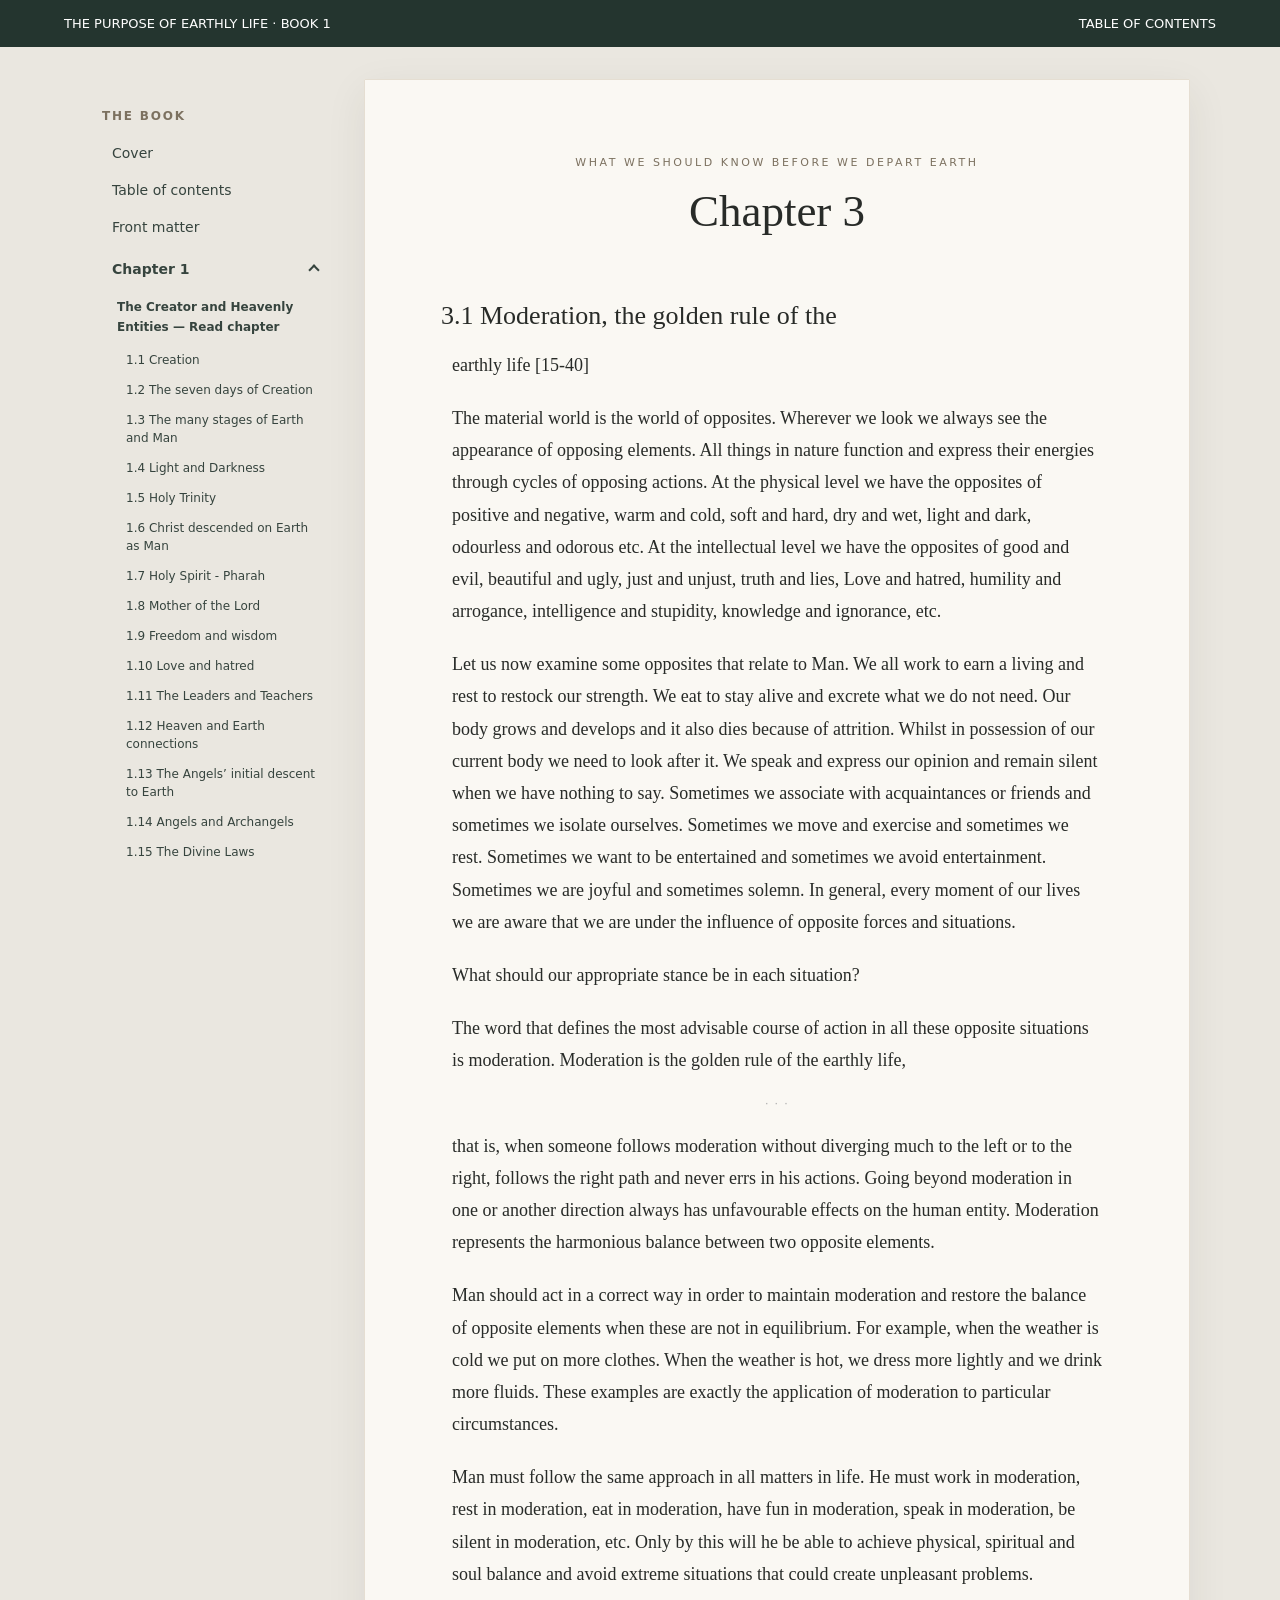
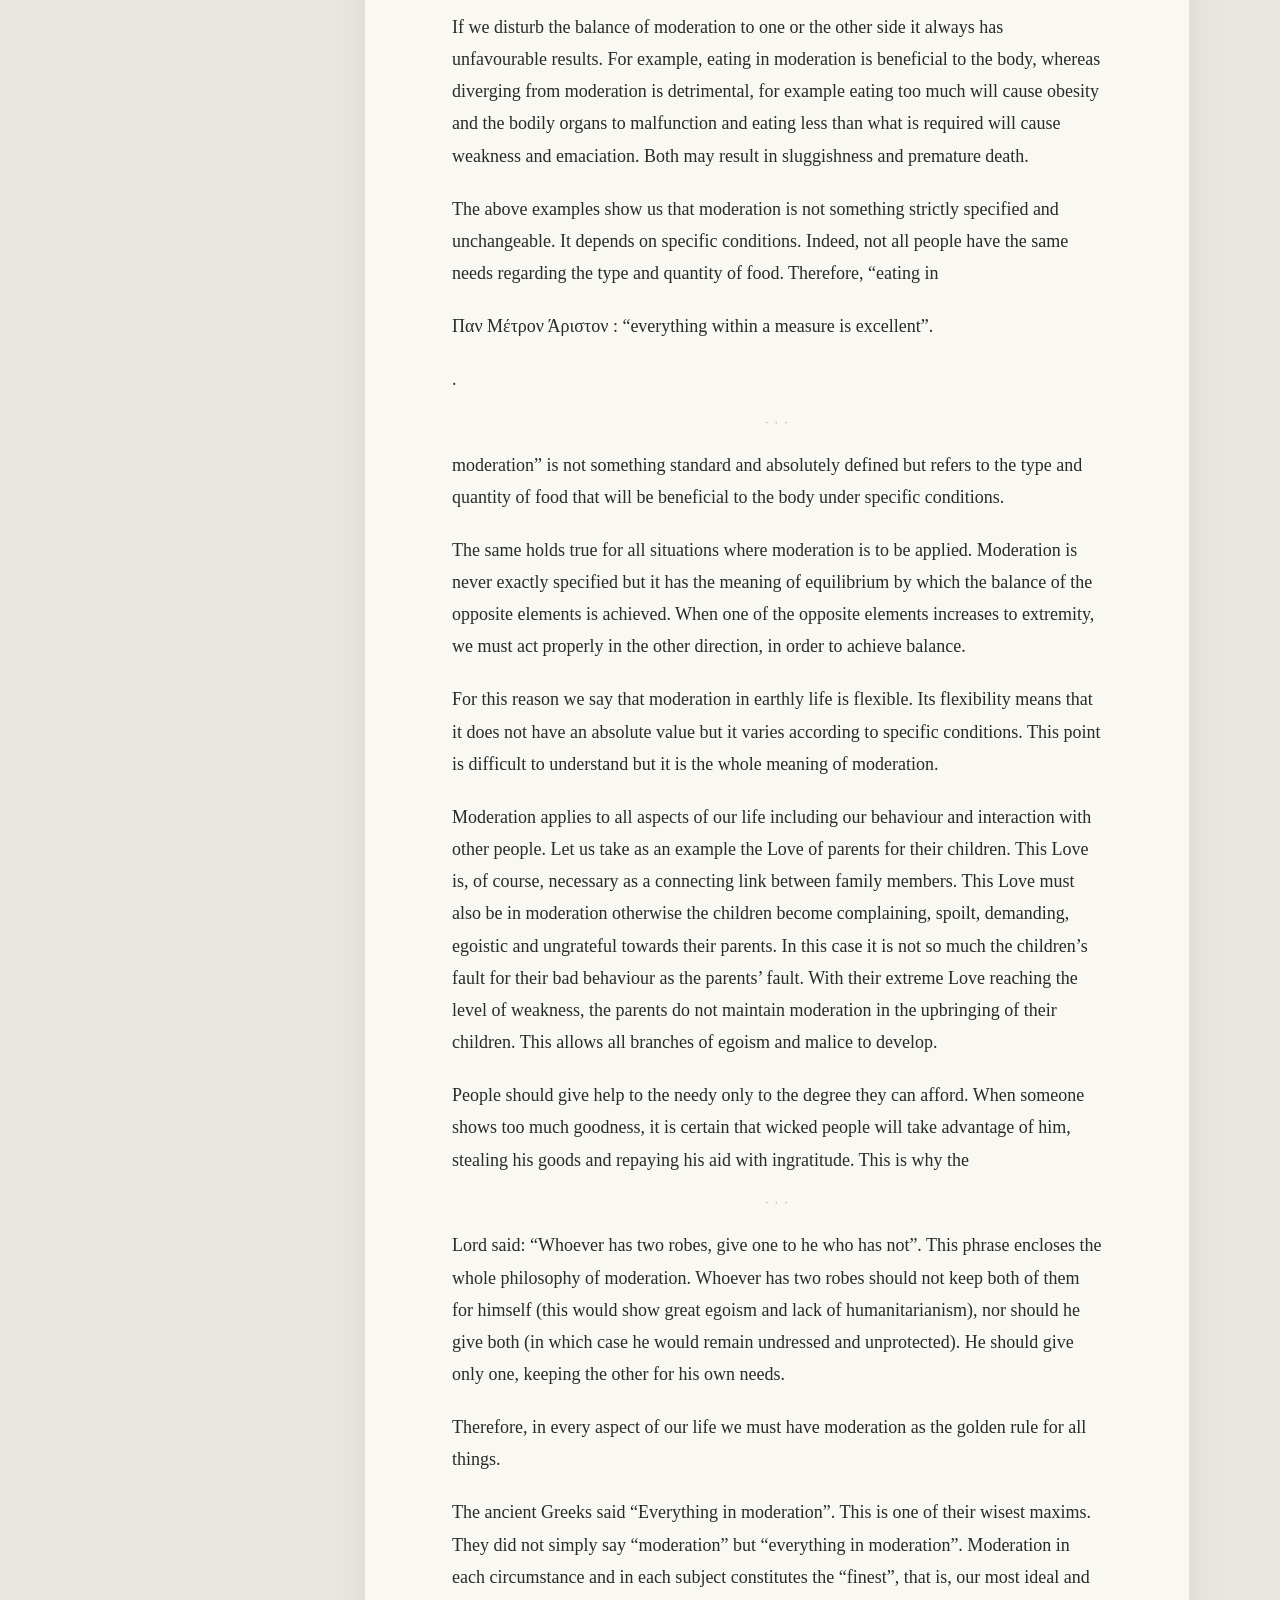
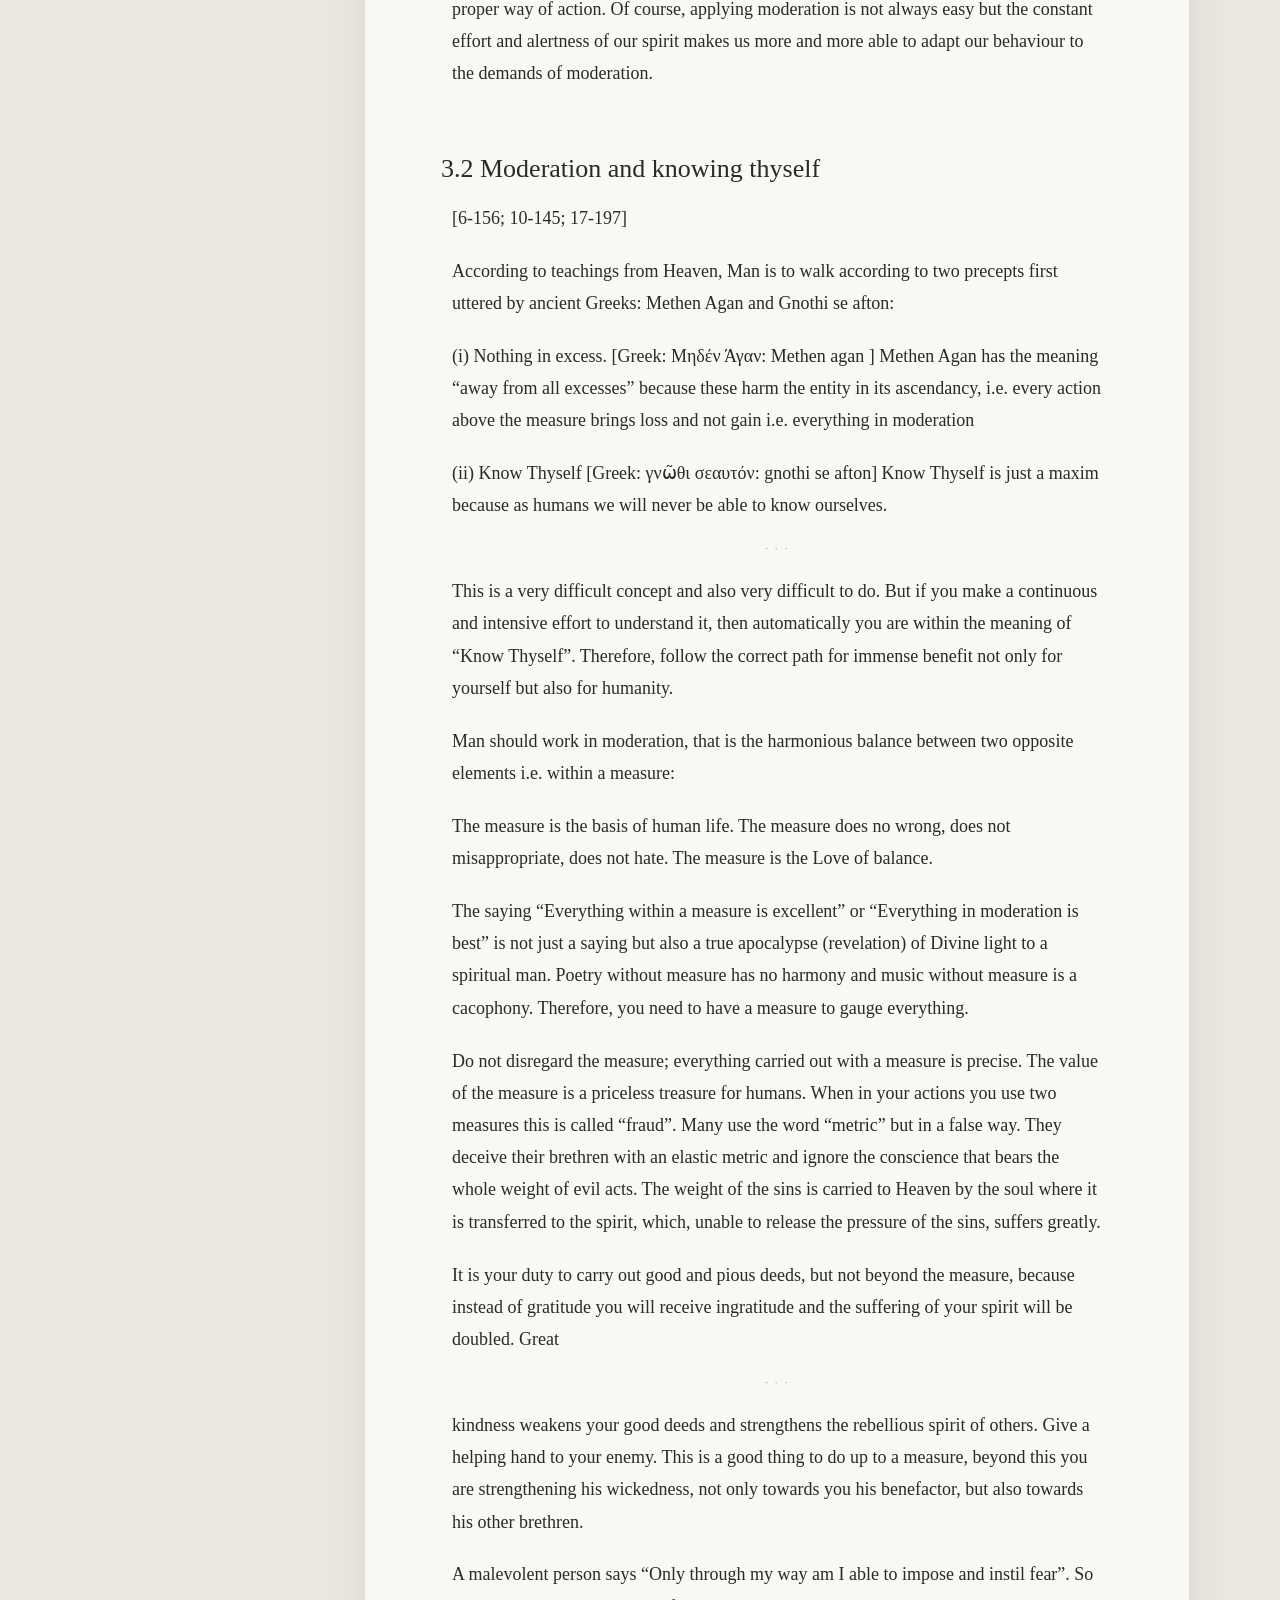
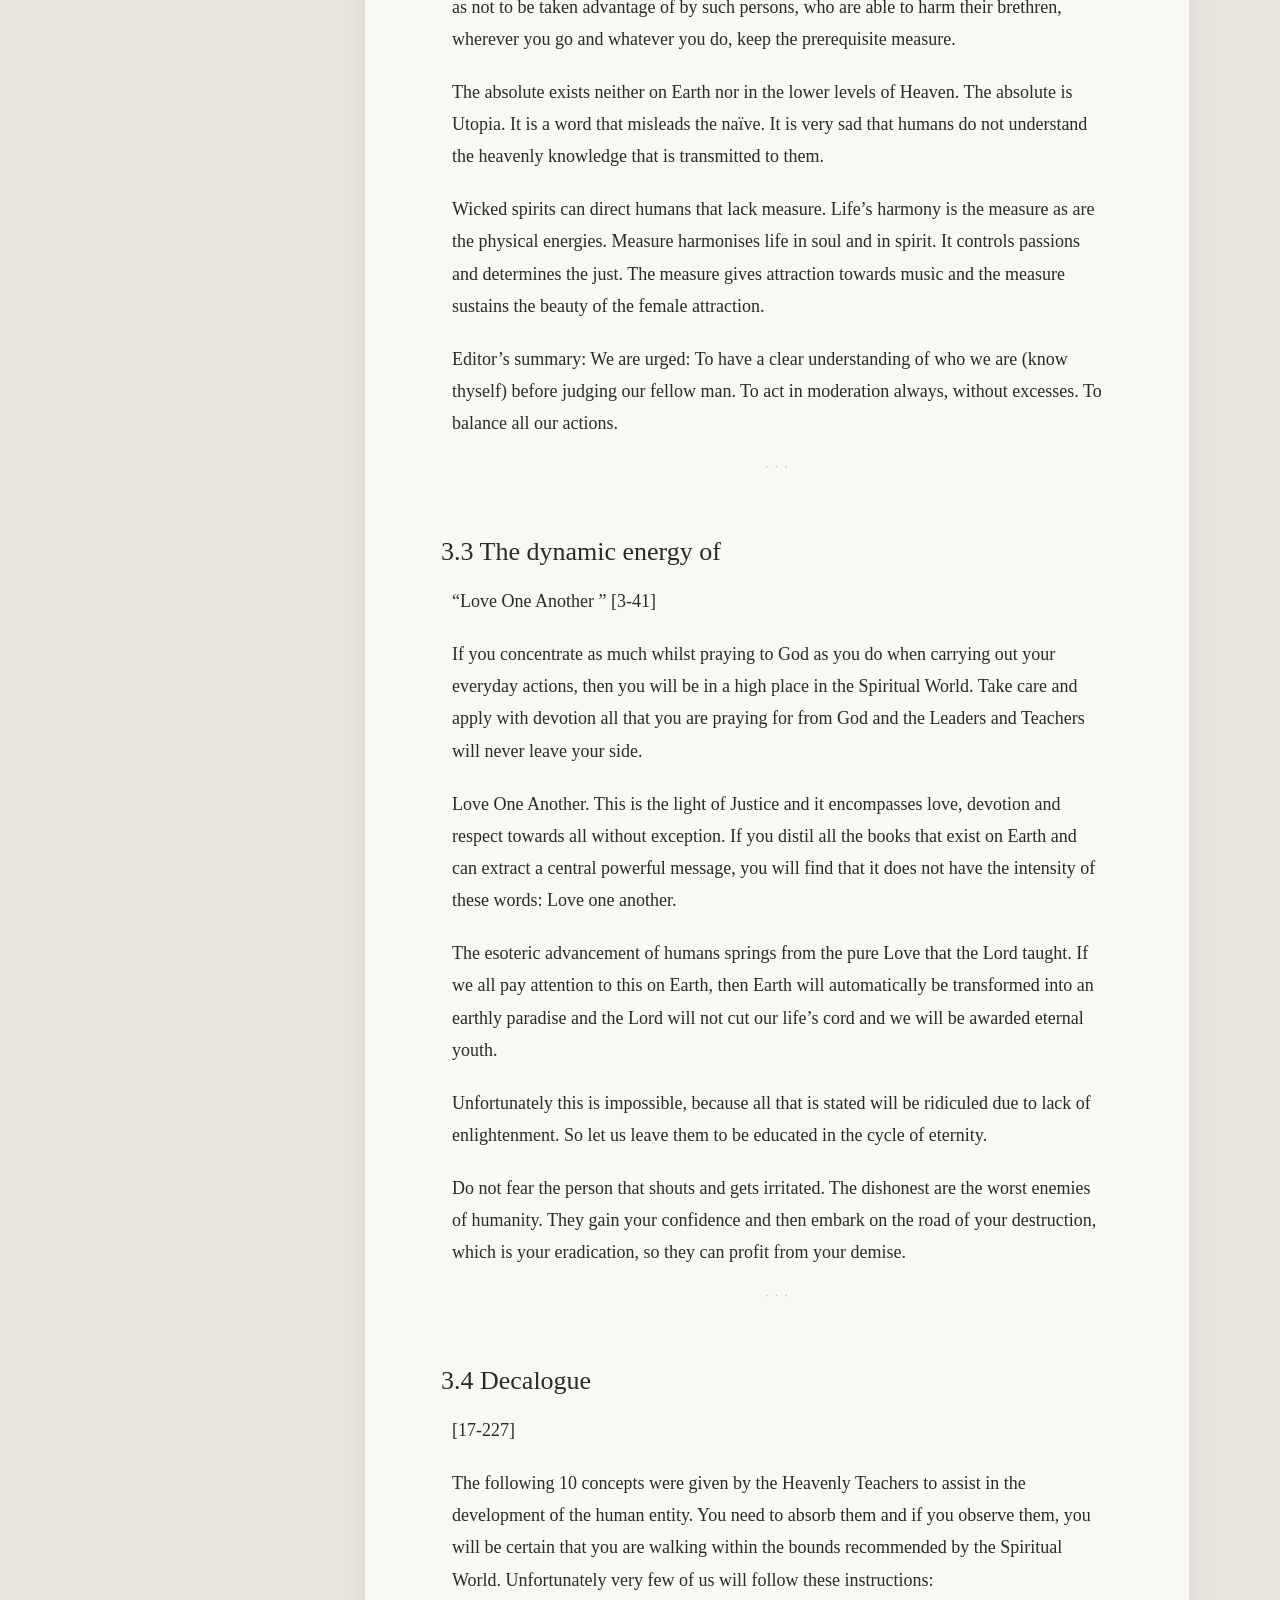
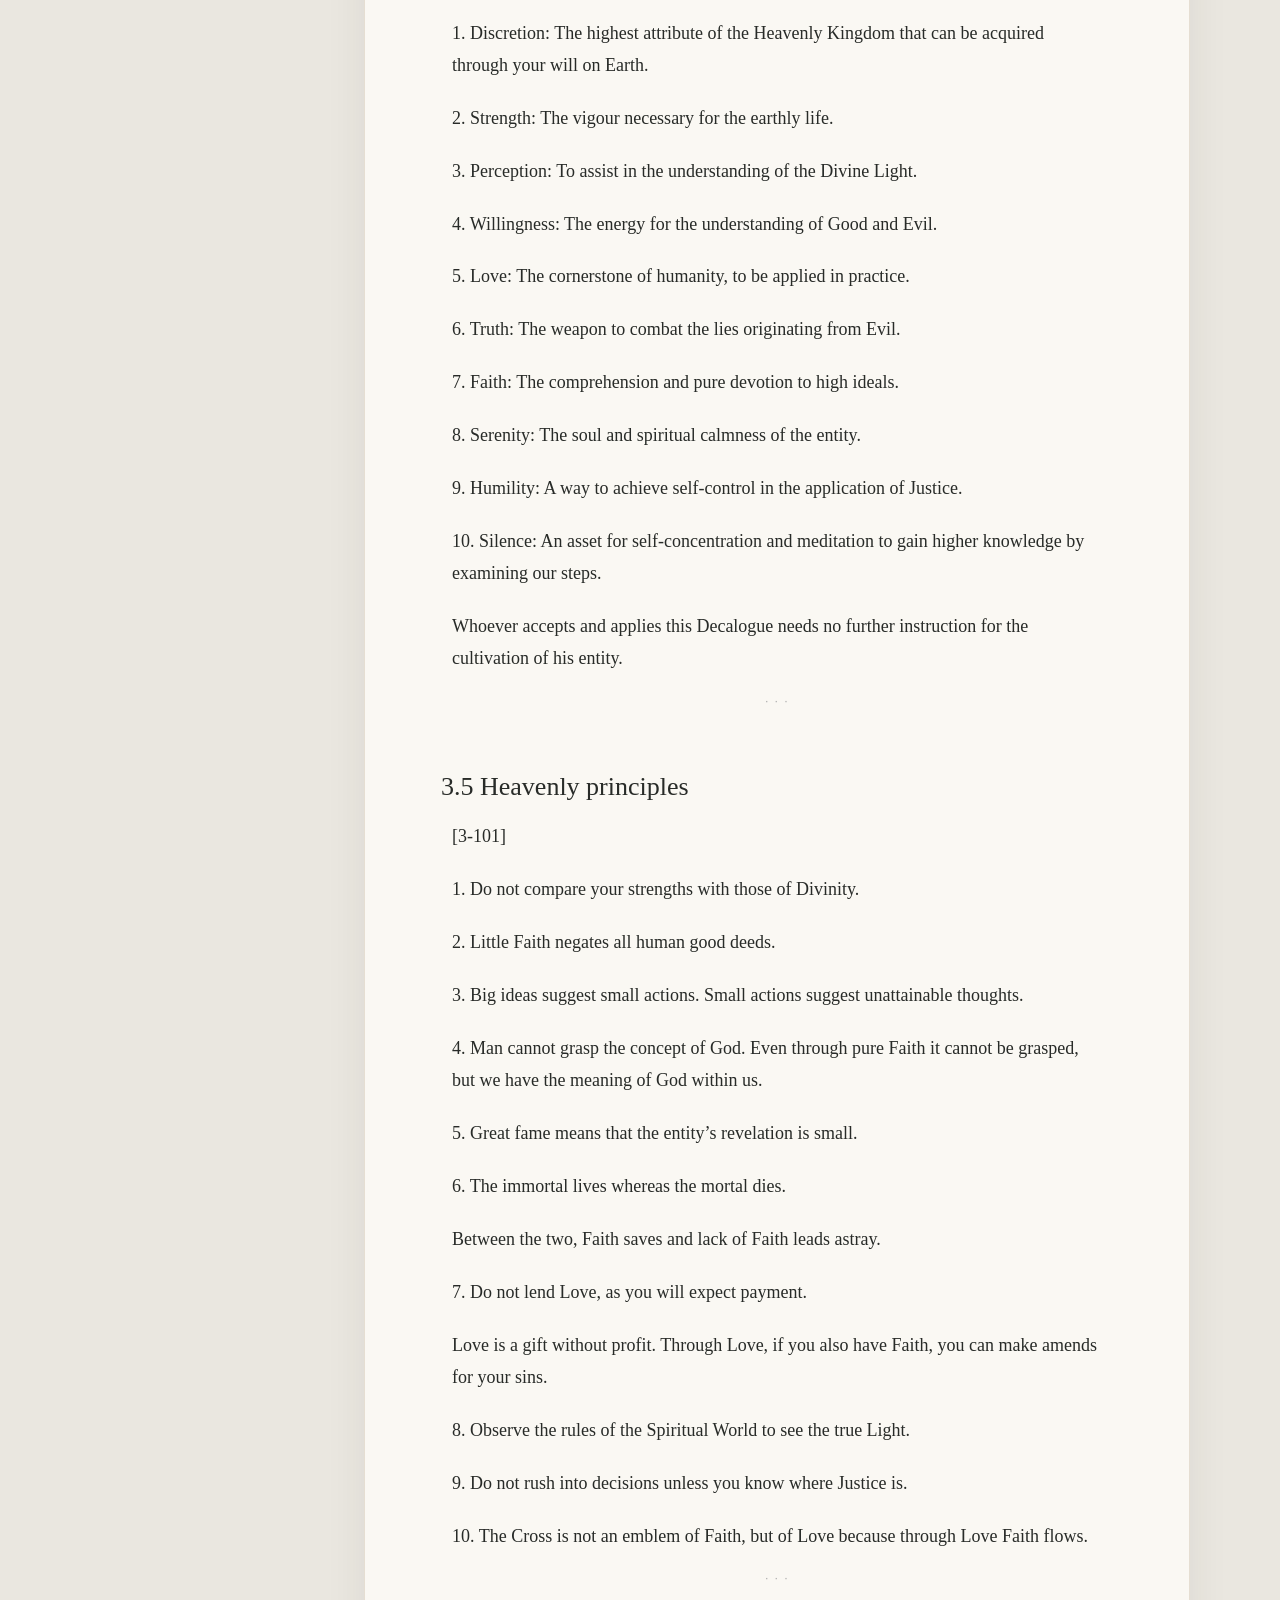
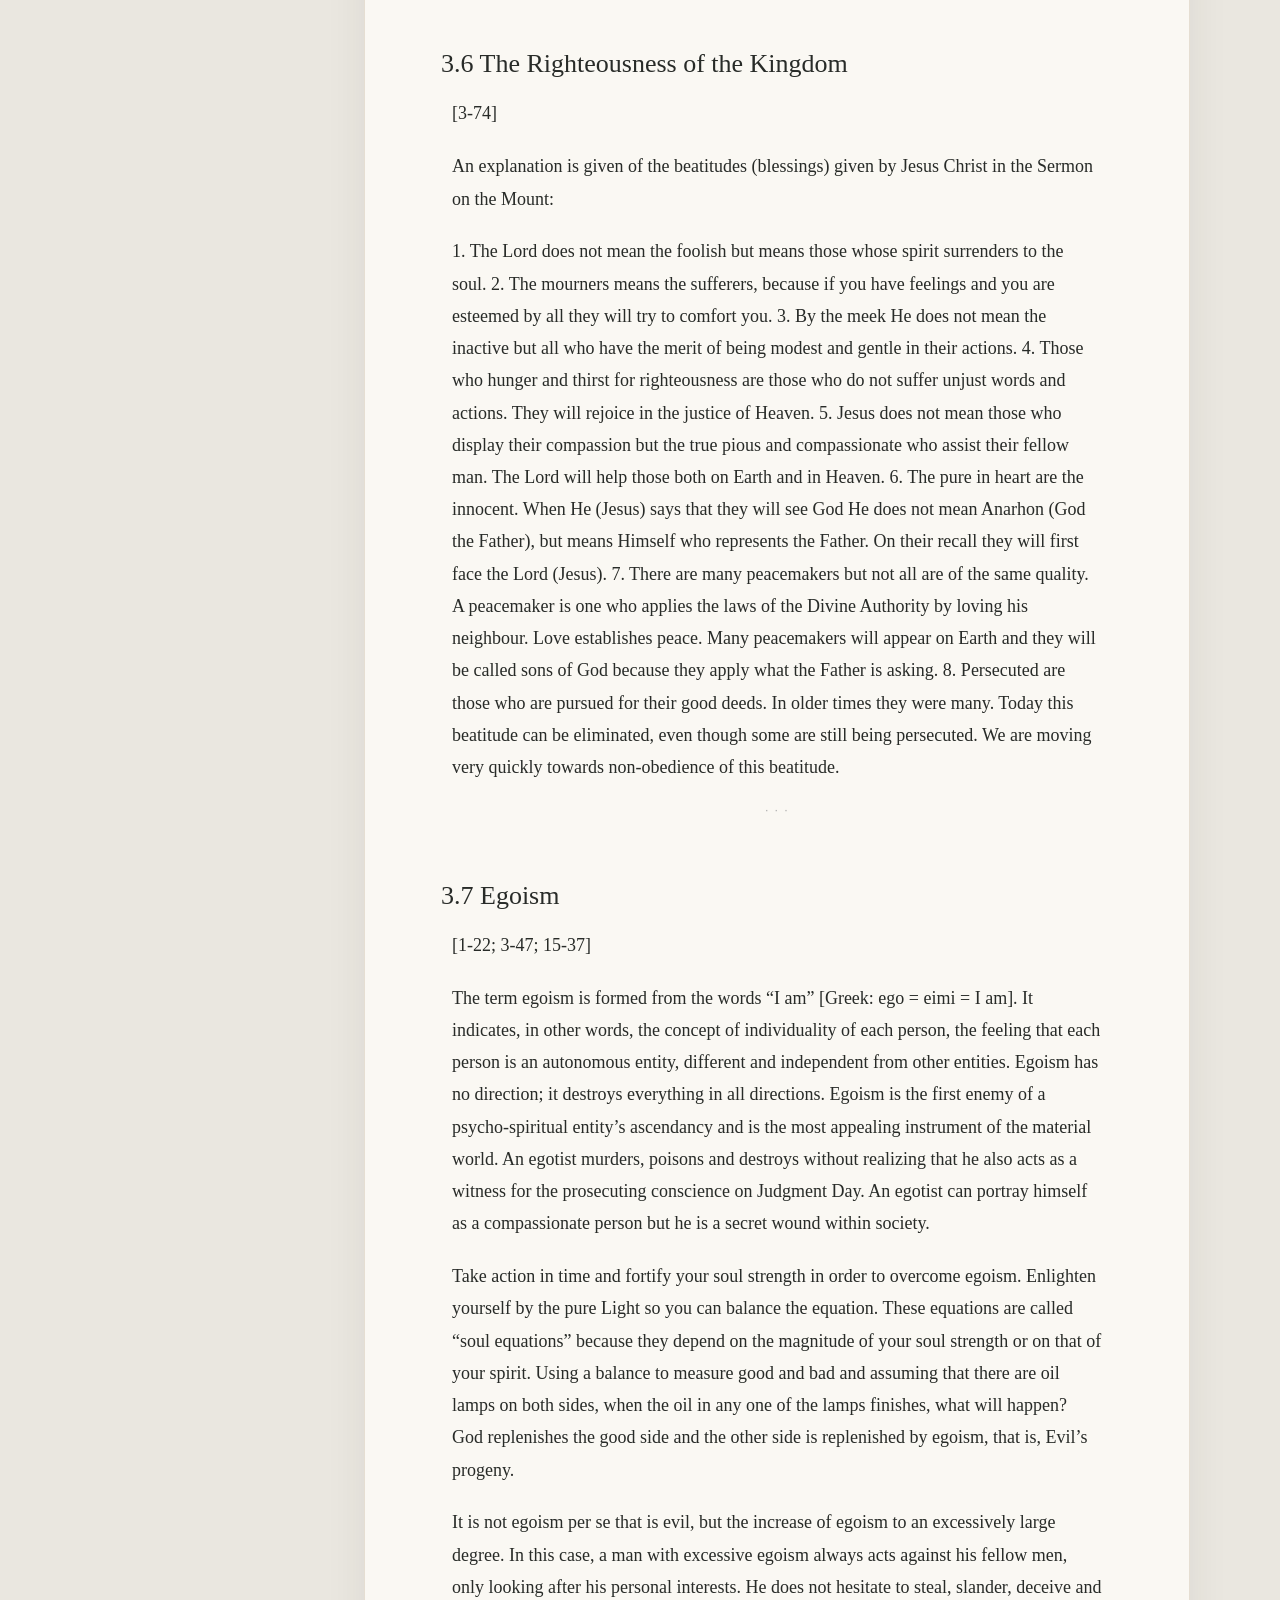
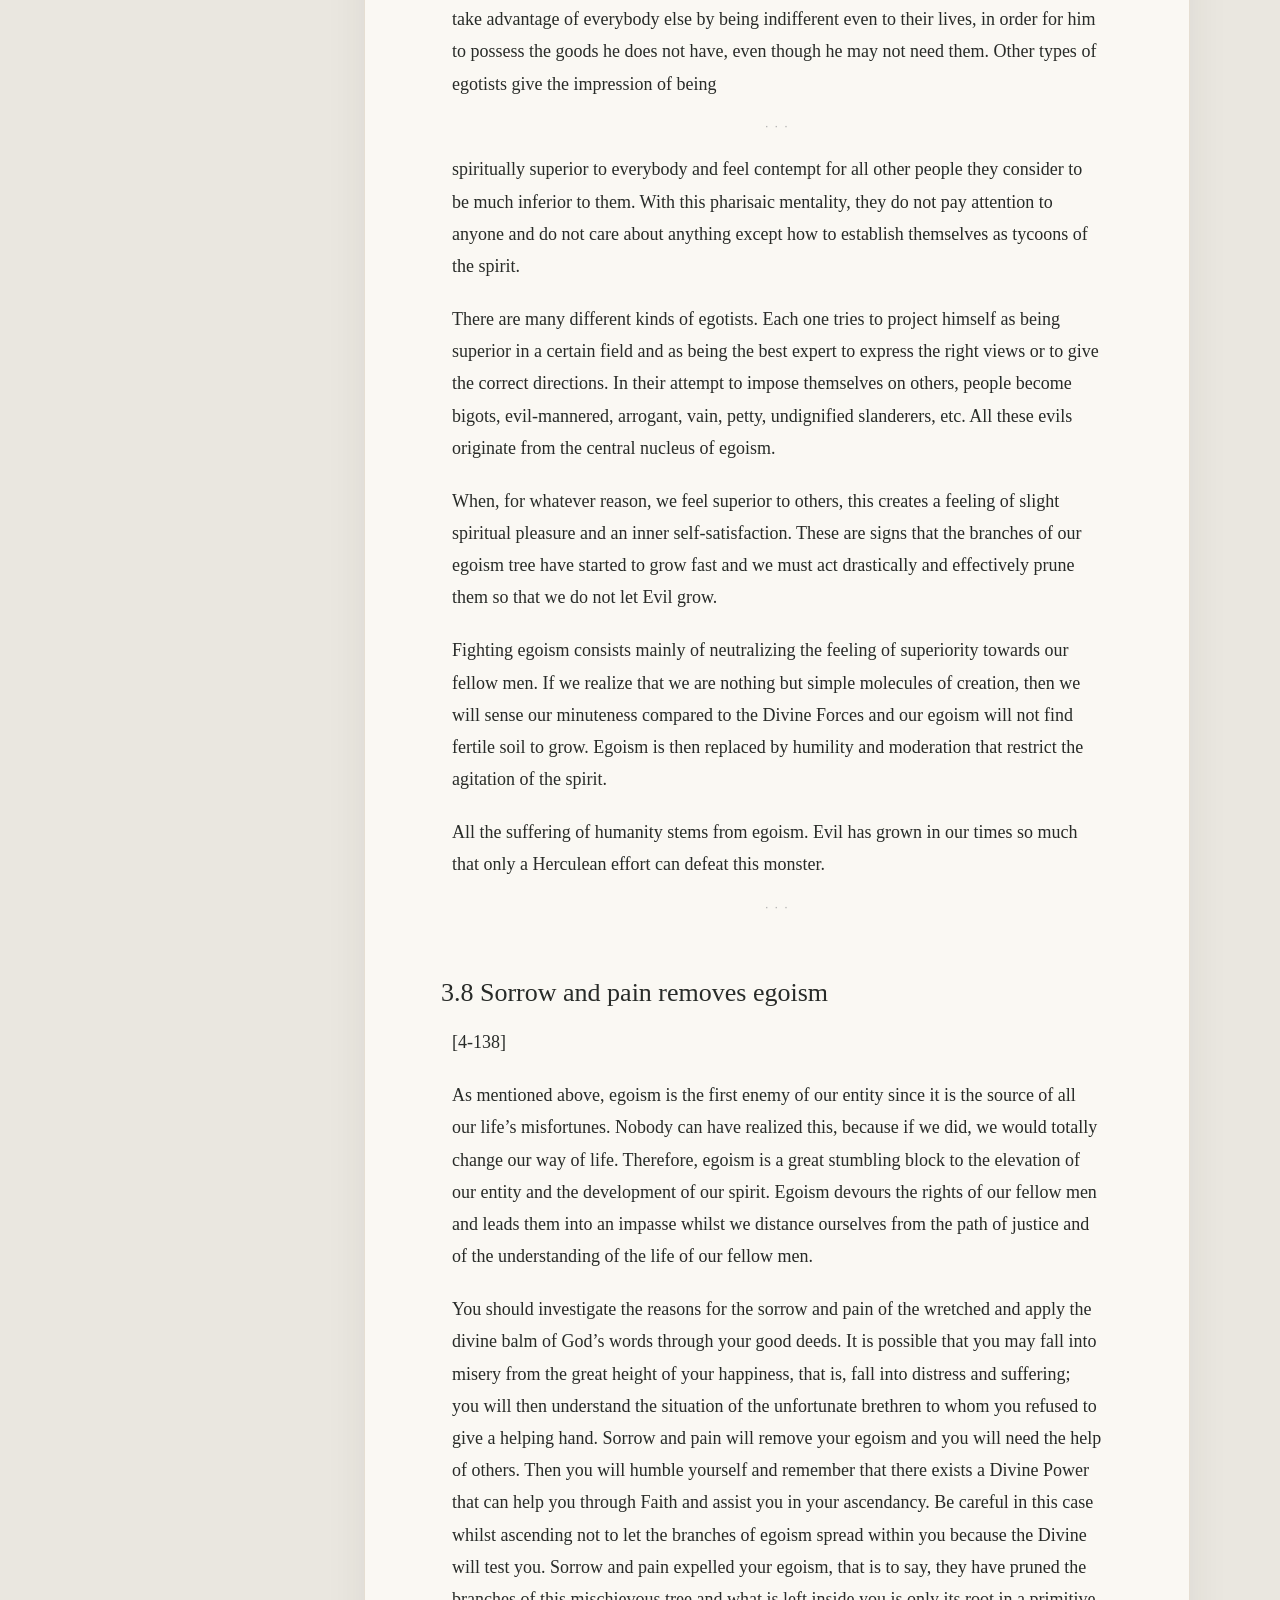
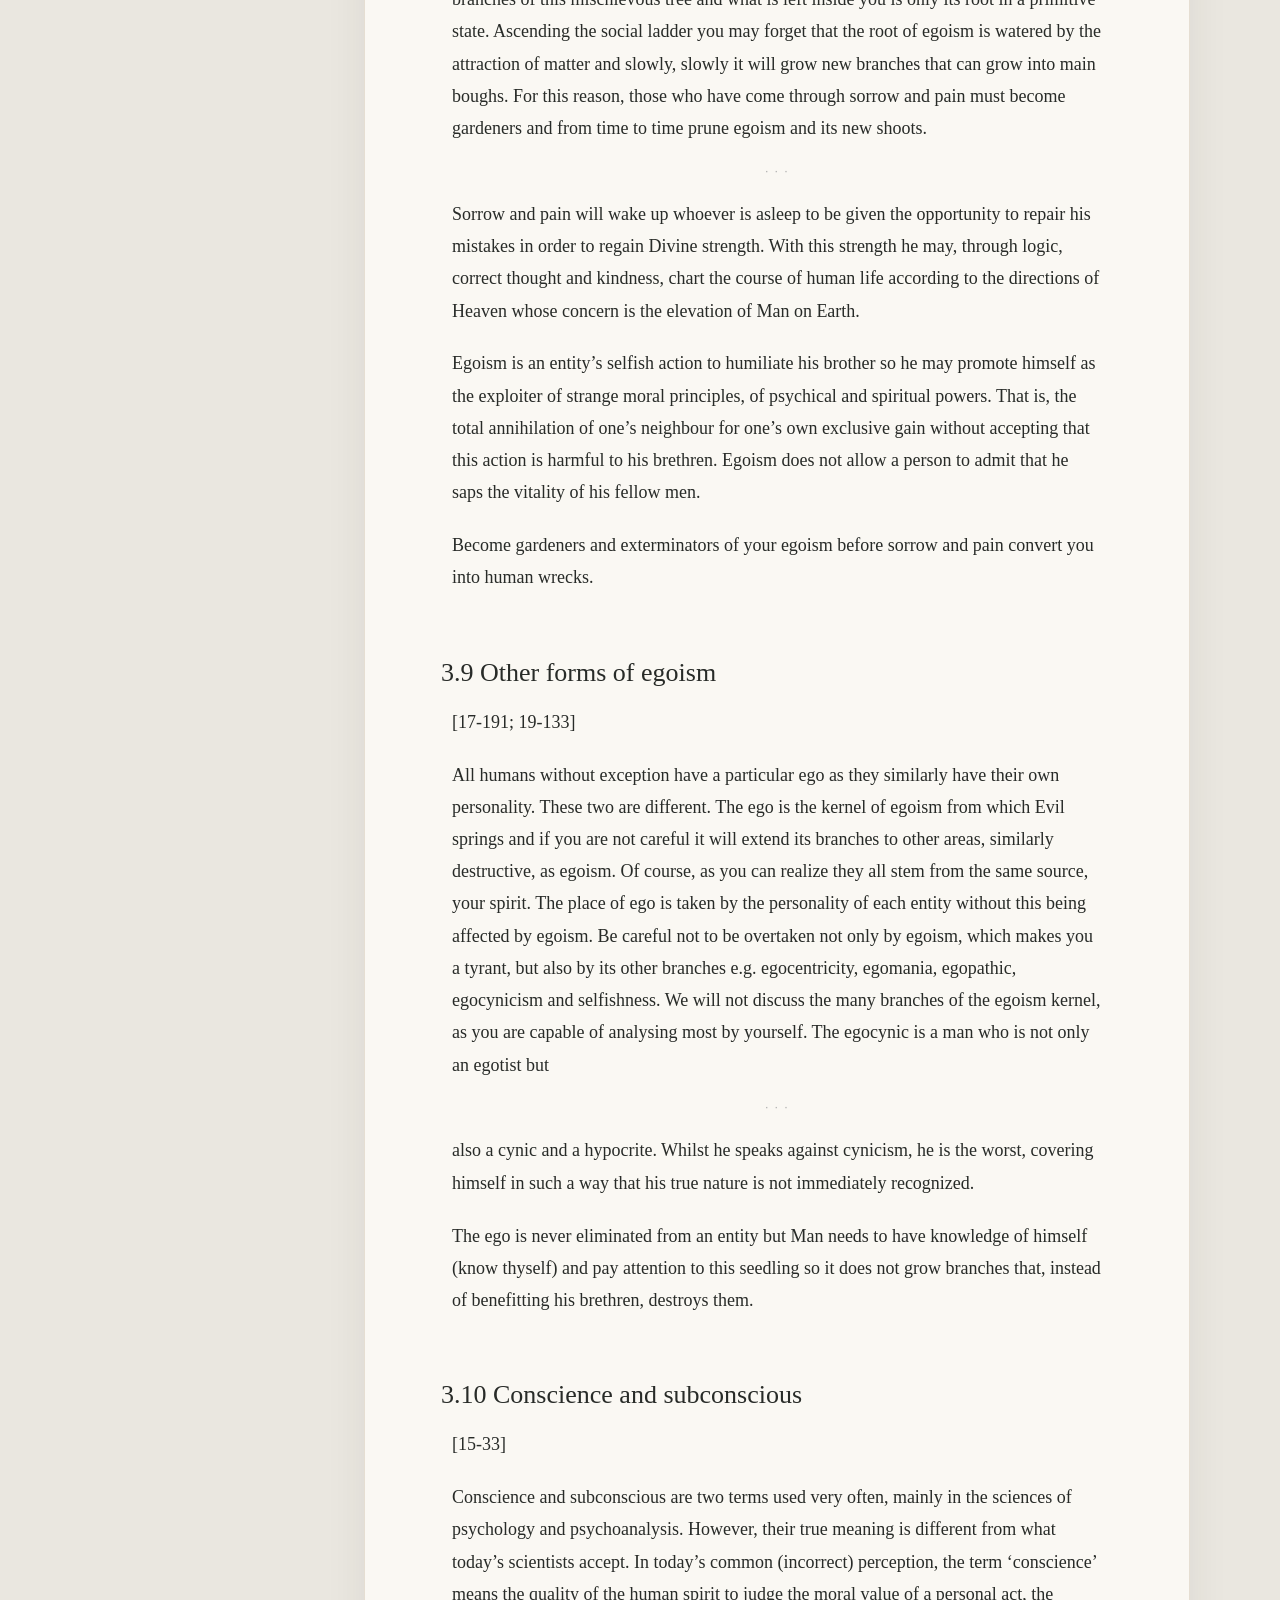
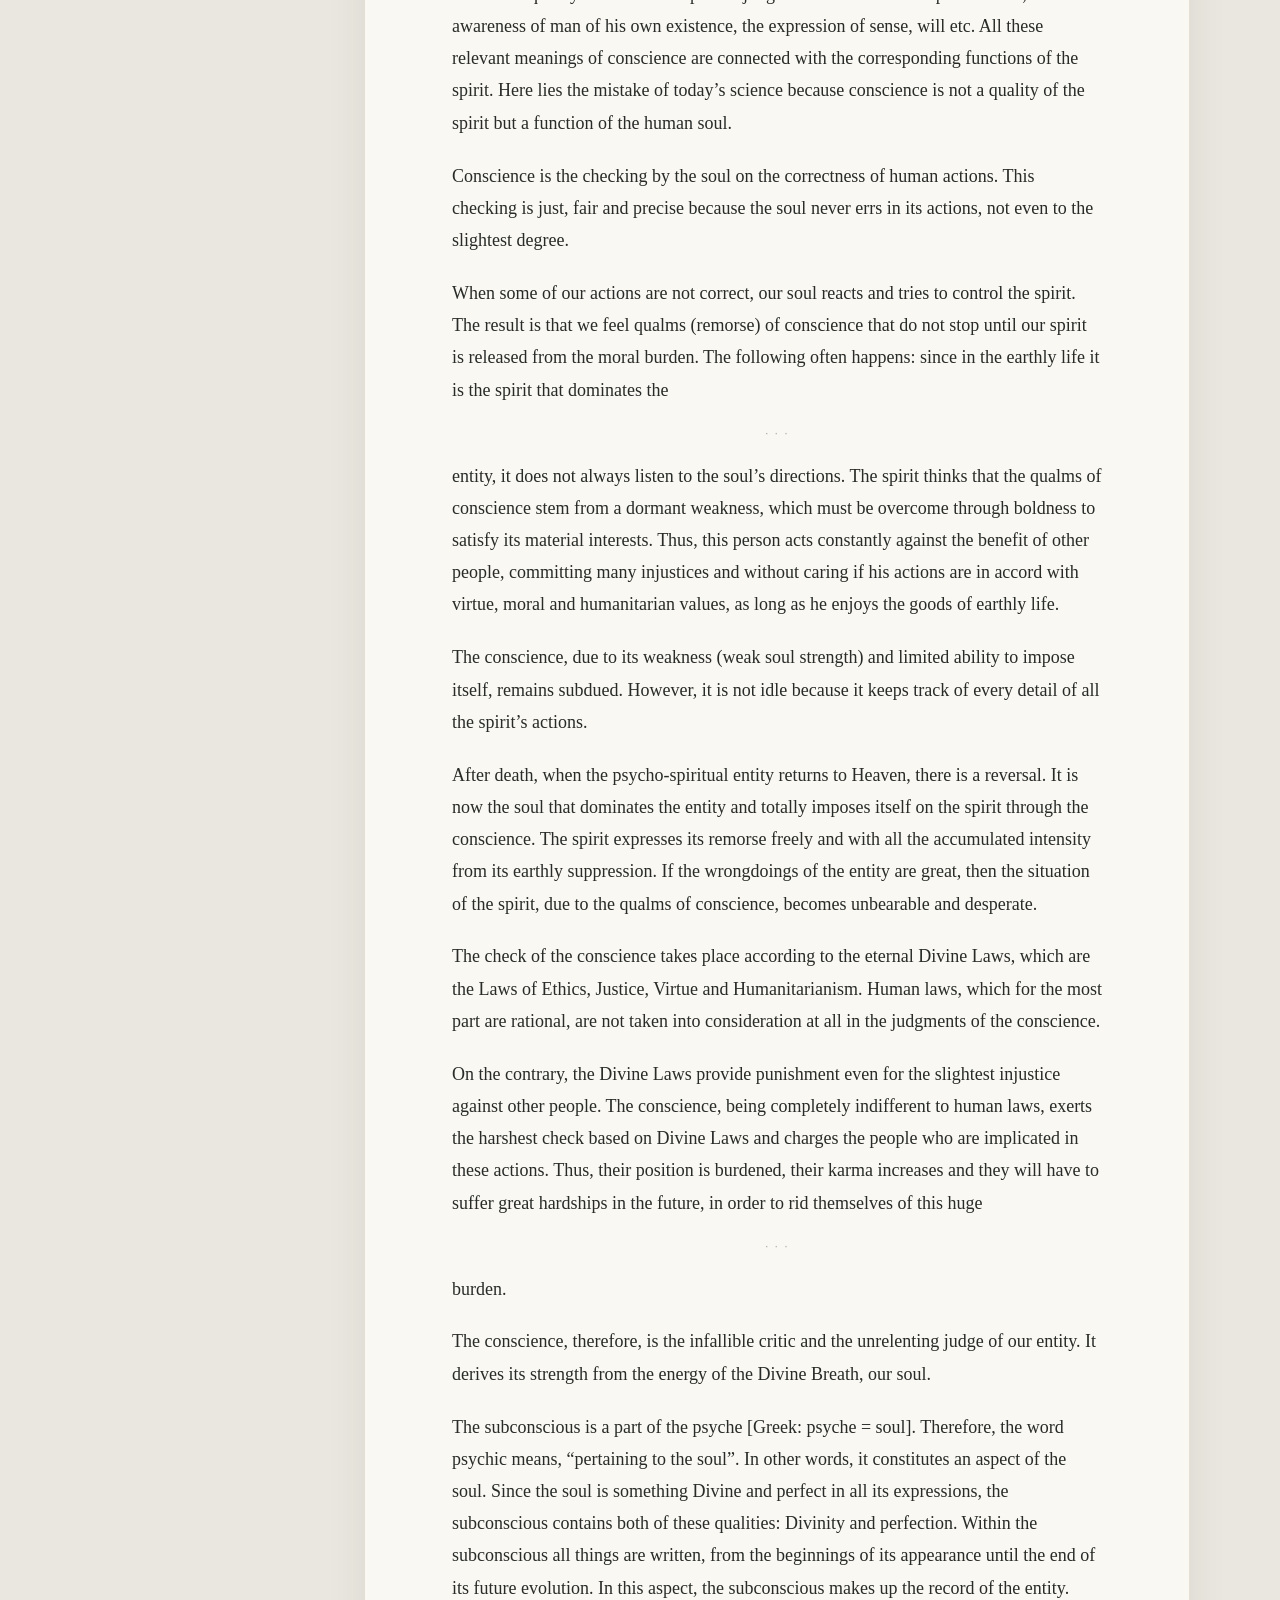
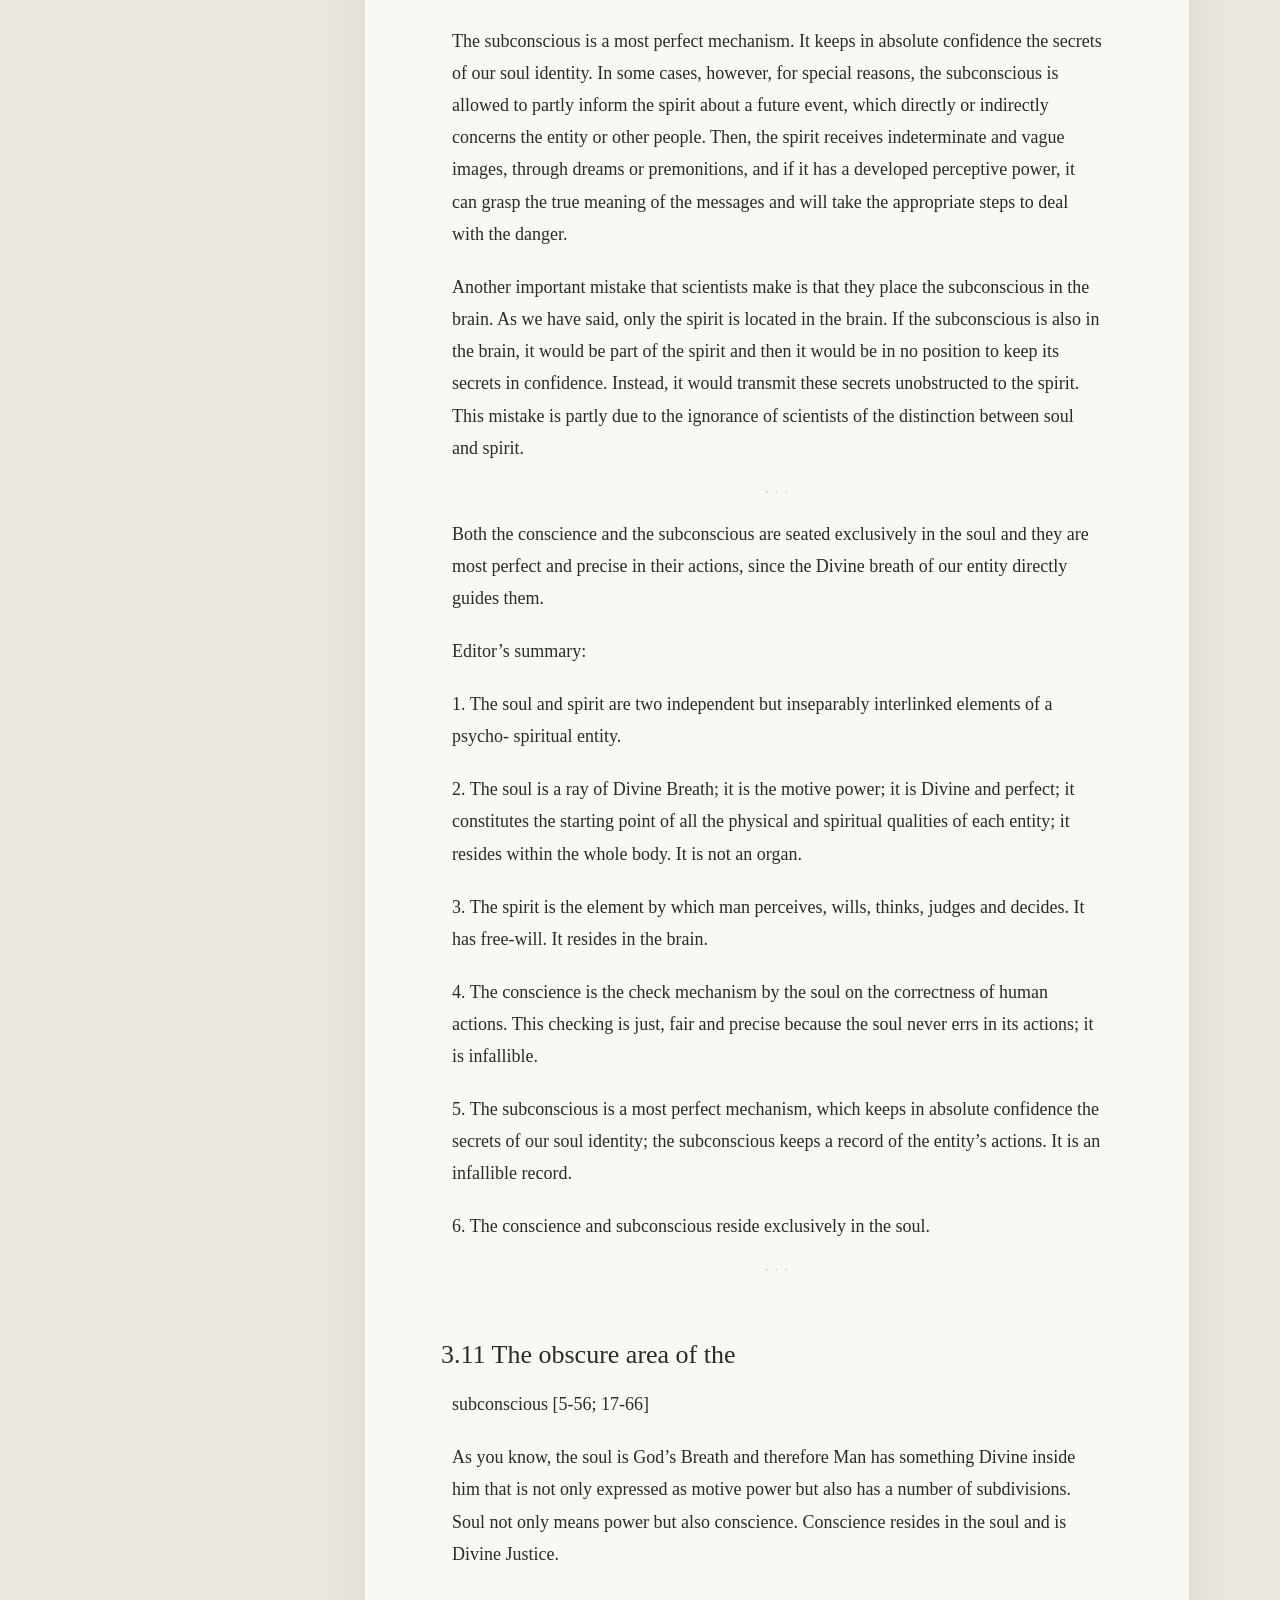
<file: chapter-3.html>
<!DOCTYPE html>

<html lang="en"><head><meta charset="utf-8"/><meta content="width=device-width,initial-scale=1" name="viewport"/><title>Chapter 3 | What we should know before we depart Earth</title><link href="style.css" rel="stylesheet"/></head><body><div class="top"><a href="index.html">THE PURPOSE OF EARTHLY LIFE · BOOK 1</a><a href="contents.html">TABLE OF CONTENTS</a></div><div class="shell"><aside class="sidebar"><h3>THE BOOK</h3><a href="index.html">Cover</a><a href="contents.html">Table of contents</a><a href="front-matter.html">Front matter</a><details class="sidebar-chapter" open><summary><span>Chapter 1</span><span class="sidebar-chevron" aria-hidden="true"></span></summary><div class="sidebar-sections"><a class="sidebar-chapter-title" href="chapter-1.html">The Creator and Heavenly Entities — Read chapter</a><a class="sidebar-subchapter" href="chapter-1.html#section-1-1">1.1 Creation</a><a class="sidebar-subchapter" href="chapter-1.html#section-1-2">1.2 The seven days of Creation</a><a class="sidebar-subchapter" href="chapter-1.html#section-1-3">1.3 The many stages of Earth and Man</a><a class="sidebar-subchapter" href="chapter-1.html#section-1-4">1.4 Light and Darkness</a><a class="sidebar-subchapter" href="chapter-1.html#section-1-5">1.5 Holy Trinity</a><a class="sidebar-subchapter" href="chapter-1.html#section-1-6">1.6 Christ descended on Earth as Man</a><a class="sidebar-subchapter" href="chapter-1.html#section-1-7">1.7 Holy Spirit - Pharah</a><a class="sidebar-subchapter" href="chapter-1.html#section-1-8">1.8 Mother of the Lord</a><a class="sidebar-subchapter" href="chapter-1.html#section-1-9">1.9 Freedom and wisdom</a><a class="sidebar-subchapter" href="chapter-1.html#section-1-10">1.10 Love and hatred</a><a class="sidebar-subchapter" href="chapter-1.html#section-1-11">1.11 The Leaders and Teachers</a><a class="sidebar-subchapter" href="chapter-1.html#section-1-12">1.12 Heaven and Earth connections</a><a class="sidebar-subchapter" href="chapter-1.html#section-1-13">1.13 The Angels’ initial descent to Earth</a><a class="sidebar-subchapter" href="chapter-1.html#section-1-14">1.14 Angels and Archangels</a><a class="sidebar-subchapter" href="chapter-1.html#section-1-15">1.15 The Divine Laws</a><a class="sidebar-subchapter" href="chapter-1.html#section-1-16">1.16 The Mysteries</a><a class="sidebar-subchapter" href="chapter-1.html#section-1-17">1.17 Evil’s nature</a><a class="sidebar-subchapter" href="chapter-1.html#section-1-18">1.18 The role of Lucifer</a><a class="sidebar-subchapter" href="chapter-1.html#section-1-19">1.19 The Fickle and Earth Bound Spirits</a><a class="sidebar-subchapter" href="chapter-1.html#section-1-20">1.20 The Winds of the Lord</a><a class="sidebar-subchapter" href="chapter-1.html#section-1-21">1.21 Communication between spirits</a><a class="sidebar-subchapter" href="chapter-1.html#section-1-22">1.22 The work of the Saints</a></div></details><details class="sidebar-chapter"><summary><span>Chapter 2</span><span class="sidebar-chevron" aria-hidden="true"></span></summary><div class="sidebar-sections"><a class="sidebar-chapter-title" href="chapter-2.html">Body, Spirit and Soul — Read chapter</a><a class="sidebar-subchapter" href="chapter-2.html#section-2-1">2.1 Body-Soul-Spirit</a><a class="sidebar-subchapter" href="chapter-2.html#section-2-3">2.3 The word Man</a><a class="sidebar-subchapter" href="chapter-2.html#section-2-4">2.4 Soul and Spirit</a><a class="sidebar-subchapter" href="chapter-2.html#section-2-5">2.5 Symbolism of candles</a><a class="sidebar-subchapter" href="chapter-2.html#section-2-6">2.6 Matter and spirit, the opposing forces</a><a class="sidebar-subchapter" href="chapter-2.html#section-2-7">2.7 Soul strength</a><a class="sidebar-subchapter" href="chapter-2.html#section-2-8">2.8 The psychoanalysis (soul-analysis) of</a><a class="sidebar-subchapter" href="chapter-2.html#section-2-9">2.9 The Spirit is created by God</a><a class="sidebar-subchapter" href="chapter-2.html#section-2-10">2.10 Birth and Death</a><a class="sidebar-subchapter" href="chapter-2.html#section-2-11">2.11 Phenomena during death</a><a class="sidebar-subchapter" href="chapter-2.html#section-2-12">2.12  The physical body after death</a><a class="sidebar-subchapter" href="chapter-2.html#section-2-13">2.13  Euthanasia</a><a class="sidebar-subchapter" href="chapter-2.html#section-2-14">2.14 Suicide</a><a class="sidebar-subchapter" href="chapter-2.html#section-2-15">2.15 Wandering phantoms</a><a class="sidebar-subchapter" href="chapter-2.html#section-2-16">2.16 Reincarnation</a><a class="sidebar-subchapter" href="chapter-2.html#section-2-17">2.17 Metempsychosis</a><a class="sidebar-subchapter" href="chapter-2.html#section-2-18">2.18 Heavenly psycho-spiritual entities</a><a class="sidebar-subchapter" href="chapter-2.html#section-2-19">2.19 The past, the present, and</a><a class="sidebar-subchapter" href="chapter-2.html#section-2-20">2.20  When do the recalled entities</a></div></details><details class="sidebar-chapter"><summary><span>Chapter 3</span><span class="sidebar-chevron" aria-hidden="true"></span></summary><div class="sidebar-sections"><a class="sidebar-chapter-title active" href="chapter-3.html">Moderation, Knowing Thyself and Conscience — Read chapter</a><a class="sidebar-subchapter" href="chapter-3.html#section-3-1">3.1 Moderation, the golden rule of the</a><a class="sidebar-subchapter" href="chapter-3.html#section-3-2">3.2 Moderation and knowing thyself</a><a class="sidebar-subchapter" href="chapter-3.html#section-3-3">3.3 The dynamic energy of</a><a class="sidebar-subchapter" href="chapter-3.html#section-3-4">3.4 Decalogue</a><a class="sidebar-subchapter" href="chapter-3.html#section-3-5">3.5 Heavenly principles</a><a class="sidebar-subchapter" href="chapter-3.html#section-3-6">3.6 The Righteousness of the Kingdom</a><a class="sidebar-subchapter" href="chapter-3.html#section-3-7">3.7 Egoism</a><a class="sidebar-subchapter" href="chapter-3.html#section-3-8">3.8 Sorrow and pain removes egoism</a><a class="sidebar-subchapter" href="chapter-3.html#section-3-9">3.9 Other forms of egoism</a><a class="sidebar-subchapter" href="chapter-3.html#section-3-10">3.10 Conscience and subconscious</a><a class="sidebar-subchapter" href="chapter-3.html#section-3-11">3.11 The obscure area of the</a><a class="sidebar-subchapter" href="chapter-3.html#section-3-12">3.12 The conscience’s infallible censure</a><a class="sidebar-subchapter" href="chapter-3.html#section-3-13">3.13 Distress due to conscience</a><a class="sidebar-subchapter" href="chapter-3.html#section-3-14">3.14 The drama within the subconscious</a><a class="sidebar-subchapter" href="chapter-3.html#section-3-15">3.15 Dreams</a><a class="sidebar-subchapter" href="chapter-3.html#section-3-16">3.16 Confession</a><a class="sidebar-subchapter" href="chapter-3.html#section-3-17">3.17 Self sacrifice</a><a class="sidebar-subchapter" href="chapter-3.html#section-3-18">3.18   A and B Quality entities</a><a class="sidebar-subchapter" href="chapter-3.html#section-3-19">3.19 Purity has 24 stages</a><a class="sidebar-subchapter" href="chapter-3.html#section-3-20">3.20 Punishment of entities on Earth</a></div></details><details class="sidebar-chapter"><summary><span>Chapter 4</span><span class="sidebar-chevron" aria-hidden="true"></span></summary><div class="sidebar-sections"><a class="sidebar-chapter-title" href="chapter-4.html">Structure of Heavenly Kingdom — Read chapter</a><a class="sidebar-subchapter" href="chapter-4.html#section-4-1">4.1 Overview of Heavenly structure</a><a class="sidebar-subchapter" href="chapter-4.html#section-4-2">4.2 Station Alpha</a><a class="sidebar-subchapter" href="chapter-4.html#section-4-3">4.3 Klimaka</a><a class="sidebar-subchapter" href="chapter-4.html#section-4-4">4.4 Kerveros</a><a class="sidebar-subchapter" href="chapter-4.html#section-4-5">4.5 The Transit Centre</a><a class="sidebar-subchapter" href="chapter-4.html#section-4-6">4.6 Centre of Accountability</a><a class="sidebar-subchapter" href="chapter-4.html#section-4-7">4.7 Within the Transit Centre</a><a class="sidebar-subchapter" href="chapter-4.html#section-4-8">4.8 Hell, does it exist?</a><a class="sidebar-subchapter" href="chapter-4.html#section-4-9">4.9 Punished entities</a><a class="sidebar-subchapter" href="chapter-4.html#section-4-10">4.10 Fishing the fickle spirits</a><a class="sidebar-subchapter" href="chapter-4.html#section-4-11">4.11 The Alpha to Omega of evolution</a><a class="sidebar-subchapter" href="chapter-4.html#section-4-12">4.12 Station  (omega)</a><a class="sidebar-subchapter" href="chapter-4.html#section-4-13">4.13 How you will rediscover the lost</a><a class="sidebar-subchapter" href="chapter-4.html#section-4-14">4.14 Centre of Spiritual Splendour</a><a class="sidebar-subchapter" href="chapter-4.html#section-4-15">4.15  The 13 Councils</a><a class="sidebar-subchapter" href="chapter-4.html#section-4-16">4.16 The Palace of the Lord and His Stars</a><a class="sidebar-subchapter" href="chapter-4.html#section-4-17">4.17 The Council of the Lord</a><a class="sidebar-subchapter" href="chapter-4.html#section-4-18">4.18 The past, the present and the</a><a class="sidebar-subchapter" href="chapter-4.html#section-4-19">4.19 Other Councils</a><a class="sidebar-subchapter" href="chapter-4.html#section-4-20">4. 20 The Will of the Lord is counsel</a></div></details><a href="epilogue.html">Epilogue</a><a href="glossary.html">Glossary of Terms</a><a href="bibliography.html">Bibliography and References</a><a href="original.pdf" download>Original PDF ↓</a></aside><main class="sheet"><div class="eyebrow">WHAT WE SHOULD KNOW BEFORE WE DEPART EARTH</div><h1>Chapter 3</h1><div class="bodycopy"></div><h2 id="section-3-1">3.1 Moderation, the golden rule of the</h2><div class="bodycopy"><p>earthly life [15-40]</p>
<p>The material world is the world of opposites. Wherever we look we always see the appearance of opposing elements. All things in nature function and express their energies through cycles of opposing actions. At the physical level we have the opposites of positive and negative, warm and cold, soft and hard, dry and wet, light and dark, odourless and odorous etc. At the intellectual level we have the opposites of good and evil, beautiful and ugly, just and unjust, truth and lies, Love and hatred, humility and arrogance, intelligence and stupidity, knowledge and ignorance, etc.</p>
<p>Let us now examine some opposites that relate to Man. We all work to earn a living and rest to restock our strength. We eat to stay alive and excrete what we do not need. Our body grows and develops and it also dies because of attrition. Whilst in possession of our current body we need to look after it. We speak and express our opinion and remain silent when we have nothing to say. Sometimes we associate with acquaintances or friends and sometimes we isolate ourselves. Sometimes we move and exercise and sometimes we rest. Sometimes we want to be entertained and sometimes we avoid entertainment. Sometimes we are joyful and sometimes solemn. In general, every moment of our lives we are aware that we are under the influence of opposite forces and situations.</p>
<p>What should our appropriate stance be in each situation?</p>
<p>The word that defines the most advisable course of action in all these opposite situations is moderation. Moderation is the golden rule of the earthly life,</p>
<div class="pagebreak" id="pdf-page-114">· · ·</div><p>that is, when someone follows moderation without diverging much to the left or to the right, follows the right path and never errs in his actions. Going beyond moderation in one or another direction always has unfavourable effects on the human entity. Moderation represents the harmonious balance between two opposite elements.</p>
<p>Man should act in a correct way in order to maintain moderation and restore the balance of opposite elements when these are not in equilibrium. For example, when the weather is cold we put on more clothes. When the weather is hot, we dress more lightly and we drink more fluids. These examples are exactly the application of moderation to particular circumstances.</p>
<p>Man must follow the same approach in all matters in life. He must work in moderation, rest in moderation, eat in moderation, have fun in moderation, speak in moderation, be silent in moderation, etc. Only by this will he be able to achieve physical, spiritual and soul balance and avoid extreme situations that could create unpleasant problems.</p>
<p>If we disturb the balance of moderation to one or the other side it always has unfavourable results. For example, eating in moderation is beneficial to the body, whereas diverging from moderation is detrimental, for example eating too much will cause obesity and the bodily organs to malfunction and eating less than what is required will cause weakness and emaciation. Both may result in sluggishness and premature death.</p>
<p>The above examples show us that moderation is not something strictly specified and unchangeable. It depends on specific conditions. Indeed, not all people have the same needs regarding the type and quantity of food. Therefore, “eating in</p>

<p>Παν Μέτρον Άριστον : “everything within a measure is excellent”.</p>
<p>.</p><div class="pagebreak" id="pdf-page-115">· · ·</div><p>moderation” is not something standard and absolutely defined but refers to the type and quantity of food that will be beneficial to the body under specific conditions.</p>
<p>The same holds true for all situations where moderation is to be applied. Moderation is never exactly specified but it has the meaning of equilibrium by which the balance of the opposite elements is achieved. When one of the opposite elements increases to extremity, we must act properly in the other direction, in order to achieve balance.</p>
<p>For this reason we say that moderation in earthly life is flexible. Its flexibility means that it does not have an absolute value but it varies according to specific conditions. This point is difficult to understand but it is the whole meaning of moderation.</p>
<p>Moderation applies to all aspects of our life including our behaviour and interaction with other people. Let us take as an example the Love of parents for their children. This Love is, of course, necessary as a connecting link between family members. This Love must also be in moderation otherwise the children become complaining, spoilt, demanding, egoistic and ungrateful towards their parents. In this case it is not so much the children’s fault for their bad behaviour as the parents’ fault. With their extreme Love reaching the level of weakness, the parents do not maintain moderation in the upbringing of their children. This allows all branches of egoism and malice to develop.</p>
<p>People should give help to the needy only to the degree they can afford. When someone shows too much goodness, it is certain that wicked people will take advantage of him, stealing his goods and repaying his aid with ingratitude. This is why the</p><div class="pagebreak" id="pdf-page-116">· · ·</div><p>Lord said: “Whoever has two robes, give one to he who has not”. This phrase encloses the whole philosophy of moderation. Whoever has two robes should not keep both of them for himself (this would show great egoism and lack of humanitarianism), nor should he give both (in which case he would remain undressed and unprotected). He should give only one, keeping the other for his own needs.</p>
<p>Therefore, in every aspect of our life we must have moderation as the golden rule for all things.</p>
<p>The ancient Greeks said “Everything in moderation”. This is one of their wisest maxims. They did not simply say “moderation” but “everything in moderation”. Moderation in each circumstance and in each subject constitutes the “finest”, that is, our most ideal and proper way of action. Of course, applying moderation is not always easy but the constant effort and alertness of our spirit makes us more and more able to adapt our behaviour to the demands of moderation.</p></div><h2 id="section-3-2">3.2 Moderation and knowing thyself</h2><div class="bodycopy"><p>[6-156; 10-145; 17-197]</p>
<p>According to teachings from Heaven, Man is to walk according to two precepts first uttered by ancient Greeks: Methen Agan and Gnothi se afton:</p>
<p>(i) Nothing in excess. [Greek: Μηδέν Άγαν: Methen agan ] Methen Agan has the meaning “away from all excesses” because these harm the entity in its ascendancy, i.e. every action above the measure brings loss and not gain i.e. everything in moderation</p>
<p>(ii) Know Thyself [Greek: γνῶθι σεαυτόν: gnothi se afton] Know Thyself is just a maxim because as humans we will never be able to know ourselves.</p>

<div class="pagebreak" id="pdf-page-117">· · ·</div><p>This is a very difficult concept and also very difficult to do. But if you make a continuous and intensive effort to understand it, then automatically you are within the meaning of “Know Thyself”. Therefore, follow the correct path for immense benefit not only for yourself but also for humanity.</p>
<p>Man should work in moderation, that is the harmonious balance between two opposite elements i.e. within a measure:</p>
<p>The measure is the basis of human life. The measure does no wrong, does not misappropriate, does not hate. The measure is the Love of balance.</p>
<p>The saying “Everything within a measure is excellent” or “Everything in moderation is best” is not just a saying but also a true apocalypse (revelation) of Divine light to a spiritual man. Poetry without measure has no harmony and music without measure is a cacophony. Therefore, you need to have a measure to gauge everything.</p>
<p>Do not disregard the measure; everything carried out with a measure is precise. The value of the measure is a priceless treasure for humans. When in your actions you use two measures this is called “fraud”. Many use the word “metric” but in a false way. They deceive their brethren with an elastic metric and ignore the conscience that bears the whole weight of evil acts. The weight of the sins is carried to Heaven by the soul where it is transferred to the spirit, which, unable to release the pressure of the sins, suffers greatly.</p>
<p>It is your duty to carry out good and pious deeds, but not beyond the measure, because instead of gratitude you will receive ingratitude and the suffering of your spirit will be doubled. Great</p>

<div class="pagebreak" id="pdf-page-118">· · ·</div><p>kindness weakens your good deeds and strengthens the rebellious spirit of others. Give a helping hand to your enemy. This is a good thing to do up to a measure, beyond this you are strengthening his wickedness, not only towards you his benefactor, but also towards his other brethren.</p>
<p>A malevolent person says “Only through my way am I able to impose and instil fear”. So as not to be taken advantage of by such persons, who are able to harm their brethren, wherever you go and whatever you do, keep the prerequisite measure.</p>
<p>The absolute exists neither on Earth nor in the lower levels of Heaven. The absolute is Utopia. It is a word that misleads the naïve. It is very sad that humans do not understand the heavenly knowledge that is transmitted to them.</p>
<p>Wicked spirits can direct humans that lack measure. Life’s harmony is the measure as are the physical energies. Measure harmonises life in soul and in spirit. It controls passions and determines the just. The measure gives attraction towards music and the measure sustains the beauty of the female attraction.</p>
<p>Editor’s summary: We are urged: To have a clear understanding of who we are (know thyself) before judging our fellow man. To act in moderation always, without excesses. To balance all our actions.</p>
<div class="pagebreak" id="pdf-page-119">· · ·</div></div><h2 id="section-3-3">3.3 The dynamic energy of</h2><div class="bodycopy"><p>“Love One Another ” [3-41]</p>
<p>If you concentrate as much whilst praying to God as you do when carrying out your everyday actions, then you will be in a high place in the Spiritual World. Take care and apply with devotion all that you are praying for from God and the Leaders and Teachers will never leave your side.</p>
<p>Love One Another. This is the light of Justice and it encompasses love, devotion and respect towards all without exception. If you distil all the books that exist on Earth and can extract a central powerful message, you will find that it does not have the intensity of these words: Love one another.</p>
<p>The esoteric advancement of humans springs from the pure Love that the Lord taught. If we all pay attention to this on Earth, then Earth will automatically be transformed into an earthly paradise and the Lord will not cut our life’s cord and we will be awarded eternal youth.</p>
<p>Unfortunately this is impossible, because all that is stated will be ridiculed due to lack of enlightenment. So let us leave them to be educated in the cycle of eternity.</p>
<p>Do not fear the person that shouts and gets irritated. The dishonest are the worst enemies of humanity. They gain your confidence and then embark on the road of your destruction, which is your eradication, so they can profit from your demise.</p>
<div class="pagebreak" id="pdf-page-120">· · ·</div></div><h2 id="section-3-4">3.4 Decalogue</h2><div class="bodycopy"><p>[17-227]</p>
<p>The following 10 concepts were given by the Heavenly Teachers to assist in the development of the human entity. You need to absorb them and if you observe them, you will be certain that you are walking within the bounds recommended by the Spiritual World. Unfortunately very few of us will follow these instructions:</p>
<p>1. Discretion: The highest attribute of the Heavenly Kingdom that can be acquired through your will on Earth.</p>

<p>2. Strength: The vigour necessary for the earthly life.</p>
<p>3. Perception: To assist in the understanding of the Divine Light.</p>
<p>4. Willingness: The energy for the understanding of Good and Evil.</p>
<p>5. Love: The cornerstone of humanity, to be applied in practice.</p>
<p>6. Truth: The weapon to combat the lies originating from Evil.</p>
<p>7. Faith: The comprehension and pure devotion to high ideals.</p>
<p>8. Serenity: The soul and spiritual calmness of the entity.</p>
<p>9. Humility: A way to achieve self-control in the application of Justice.</p>
<p>10. Silence: An asset for self-concentration and meditation to gain higher knowledge by examining our steps.</p>
<p>Whoever accepts and applies this Decalogue needs no further instruction for the cultivation of his entity.</p><div class="pagebreak" id="pdf-page-121">· · ·</div></div><h2 id="section-3-5">3.5 Heavenly principles</h2><div class="bodycopy"><p>[3-101]</p>
<p>1. Do not compare your strengths with those of Divinity.</p>
<p>2. Little Faith negates all human good deeds.</p>
<p>3. Big ideas suggest small actions. Small actions suggest unattainable thoughts.</p>
<p>4. Man cannot grasp the concept of God. Even through pure Faith it cannot be grasped, but we have the meaning of God within us.</p>
<p>5. Great fame means that the entity’s revelation is small.</p>
<p>6. The immortal lives whereas the mortal dies.</p>
<p>Between the two, Faith saves and lack of Faith leads astray.</p>
<p>7. Do not lend Love, as you will expect payment.</p>
<p>Love is a gift without profit. Through Love, if you also have Faith, you can make amends for your sins.</p>
<p>8. Observe the rules of the Spiritual World to see the true Light.</p>
<p>9. Do not rush into decisions unless you know where Justice is.</p>
<p>10. The Cross is not an emblem of Faith, but of Love because through Love Faith flows.</p><div class="pagebreak" id="pdf-page-122">· · ·</div></div><h2 id="section-3-6">3.6 The Righteousness of the Kingdom</h2><div class="bodycopy"><p>[3-74]</p>
<p>An explanation is given of the beatitudes (blessings) given by Jesus Christ in the Sermon on the Mount:</p>
<p>1. The Lord does not mean the foolish but means those whose spirit surrenders to the soul. 2. The mourners means the sufferers, because if you have feelings and you are esteemed by all they will try to comfort you. 3. By the meek He does not mean the inactive but all who have the merit of being modest and gentle in their actions. 4. Those who hunger and thirst for righteousness are those who do not suffer unjust words and actions. They will rejoice in the justice of Heaven. 5. Jesus does not mean those who display their compassion but the true pious and compassionate who assist their fellow man. The Lord will help those both on Earth and in Heaven. 6. The pure in heart are the innocent. When He (Jesus) says that they will see God He does not mean Anarhon (God the Father), but means Himself who represents the Father. On their recall they will first face the Lord (Jesus). 7. There are many peacemakers but not all are of the same quality. A peacemaker is one who applies the laws of the Divine Authority by loving his neighbour. Love establishes peace. Many peacemakers will appear on Earth and they will be called sons of God because they apply what the Father is asking. 8. Persecuted are those who are pursued for their good deeds. In older times they were many. Today this beatitude can be eliminated, even though some are still being persecuted. We are moving very quickly towards non-obedience of this beatitude.</p>

<div class="pagebreak" id="pdf-page-123">· · ·</div></div><h2 id="section-3-7">3.7 Egoism</h2><div class="bodycopy"><p>[1-22; 3-47; 15-37]</p>
<p>The term egoism is formed from the words “I am” [Greek: ego = eimi = I am]. It indicates, in other words, the concept of individuality of each person, the feeling that each person is an autonomous entity, different and independent from other entities. Egoism has no direction; it destroys everything in all directions. Egoism is the first enemy of a psycho-spiritual entity’s ascendancy and is the most appealing instrument of the material world. An egotist murders, poisons and destroys without realizing that he also acts as a witness for the prosecuting conscience on Judgment Day. An egotist can portray himself as a compassionate person but he is a secret wound within society.</p>
<p>Take action in time and fortify your soul strength in order to overcome egoism. Enlighten yourself by the pure Light so you can balance the equation. These equations are called “soul equations” because they depend on the magnitude of your soul strength or on that of your spirit. Using a balance to measure good and bad and assuming that there are oil lamps on both sides, when the oil in any one of the lamps finishes, what will happen? God replenishes the good side and the other side is replenished by egoism, that is, Evil’s progeny.</p>
<p>It is not egoism per se that is evil, but the increase of egoism to an excessively large degree. In this case, a man with excessive egoism always acts against his fellow men, only looking after his personal interests. He does not hesitate to steal, slander, deceive and take advantage of everybody else by being indifferent even to their lives, in order for him to possess the goods he does not have, even though he may not need them. Other types of egotists give the impression of being</p>
<div class="pagebreak" id="pdf-page-124">· · ·</div><p>spiritually superior to everybody and feel contempt for all other people they consider to be much inferior to them. With this pharisaic mentality, they do not pay attention to anyone and do not care about anything except how to establish themselves as tycoons of the spirit.</p>
<p>There are many different kinds of egotists. Each one tries to project himself as being superior in a certain field and as being the best expert to express the right views or to give the correct directions. In their attempt to impose themselves on others, people become bigots, evil-mannered, arrogant, vain, petty, undignified slanderers, etc. All these evils originate from the central nucleus of egoism.</p>
<p>When, for whatever reason, we feel superior to others, this creates a feeling of slight spiritual pleasure and an inner self-satisfaction. These are signs that the branches of our egoism tree have started to grow fast and we must act drastically and effectively prune them so that we do not let Evil grow.</p>
<p>Fighting egoism consists mainly of neutralizing the feeling of superiority towards our fellow men. If we realize that we are nothing but simple molecules of creation, then we will sense our minuteness compared to the Divine Forces and our egoism will not find fertile soil to grow. Egoism is then replaced by humility and moderation that restrict the agitation of the spirit.</p>
<p>All the suffering of humanity stems from egoism. Evil has grown in our times so much that only a Herculean effort can defeat this monster.</p><div class="pagebreak" id="pdf-page-125">· · ·</div></div><h2 id="section-3-8">3.8 Sorrow and pain removes egoism</h2><div class="bodycopy"><p>[4-138]</p>
<p>As mentioned above, egoism is the first enemy of our entity since it is the source of all our life’s misfortunes. Nobody can have realized this, because if we did, we would totally change our way of life. Therefore, egoism is a great stumbling block to the elevation of our entity and the development of our spirit. Egoism devours the rights of our fellow men and leads them into an impasse whilst we distance ourselves from the path of justice and of the understanding of the life of our fellow men.</p>
<p>You should investigate the reasons for the sorrow and pain of the wretched and apply the divine balm of God’s words through your good deeds. It is possible that you may fall into misery from the great height of your happiness, that is, fall into distress and suffering; you will then understand the situation of the unfortunate brethren to whom you refused to give a helping hand. Sorrow and pain will remove your egoism and you will need the help of others. Then you will humble yourself and remember that there exists a Divine Power that can help you through Faith and assist you in your ascendancy. Be careful in this case whilst ascending not to let the branches of egoism spread within you because the Divine will test you. Sorrow and pain expelled your egoism, that is to say, they have pruned the branches of this mischievous tree and what is left inside you is only its root in a primitive state. Ascending the social ladder you may forget that the root of egoism is watered by the attraction of matter and slowly, slowly it will grow new branches that can grow into main boughs. For this reason, those who have come through sorrow and pain must become gardeners and from time to time prune egoism and its new shoots.</p><div class="pagebreak" id="pdf-page-126">· · ·</div><p>Sorrow and pain will wake up whoever is asleep to be given the opportunity to repair his mistakes in order to regain Divine strength. With this strength he may, through logic, correct thought and kindness, chart the course of human life according to the directions of Heaven whose concern is the elevation of Man on Earth.</p>
<p>Egoism is an entity’s selfish action to humiliate his brother so he may promote himself as the exploiter of strange moral principles, of psychical and spiritual powers. That is, the total annihilation of one’s neighbour for one’s own exclusive gain without accepting that this action is harmful to his brethren. Egoism does not allow a person to admit that he saps the vitality of his fellow men.</p>
<p>Become gardeners and exterminators of your egoism before sorrow and pain convert you into human wrecks.</p></div><h2 id="section-3-9">3.9 Other forms of egoism</h2><div class="bodycopy"><p>[17-191; 19-133]</p>
<p>All humans without exception have a particular ego as they similarly have their own personality. These two are different. The ego is the kernel of egoism from which Evil springs and if you are not careful it will extend its branches to other areas, similarly destructive, as egoism. Of course, as you can realize they all stem from the same source, your spirit. The place of ego is taken by the personality of each entity without this being affected by egoism. Be careful not to be overtaken not only by egoism, which makes you a tyrant, but also by its other branches e.g. egocentricity, egomania, egopathic, egocynicism and selfishness. We will not discuss the many branches of the egoism kernel, as you are capable of analysing most by yourself. The egocynic is a man who is not only an egotist but</p><div class="pagebreak" id="pdf-page-127">· · ·</div><p>also a cynic and a hypocrite. Whilst he speaks against cynicism, he is the worst, covering himself in such a way that his true nature is not immediately recognized.</p>
<p>The ego is never eliminated from an entity but Man needs to have knowledge of himself (know thyself) and pay attention to this seedling so it does not grow branches that, instead of benefitting his brethren, destroys them.</p></div><h2 id="section-3-10">3.10 Conscience and subconscious</h2><div class="bodycopy"><p>[15-33]</p>
<p>Conscience and subconscious are two terms used very often, mainly in the sciences of psychology and psychoanalysis. However, their true meaning is different from what today’s scientists accept. In today’s common (incorrect) perception, the term ‘conscience’ means the quality of the human spirit to judge the moral value of a personal act, the awareness of man of his own existence, the expression of sense, will etc. All these relevant meanings of conscience are connected with the corresponding functions of the spirit. Here lies the mistake of today’s science because conscience is not a quality of the spirit but a function of the human soul.</p>
<p>Conscience is the checking by the soul on the correctness of human actions. This checking is just, fair and precise because the soul never errs in its actions, not even to the slightest degree.</p>
<p>When some of our actions are not correct, our soul reacts and tries to control the spirit. The result is that we feel qualms (remorse) of conscience that do not stop until our spirit is released from the moral burden. The following often happens: since in the earthly life it is the spirit that dominates the</p>
<div class="pagebreak" id="pdf-page-128">· · ·</div><p>entity, it does not always listen to the soul’s directions. The spirit thinks that the qualms of conscience stem from a dormant weakness, which must be overcome through boldness to satisfy its material interests. Thus, this person acts constantly against the benefit of other people, committing many injustices and without caring if his actions are in accord with virtue, moral and humanitarian values, as long as he enjoys the goods of earthly life.</p>
<p>The conscience, due to its weakness (weak soul strength) and limited ability to impose itself, remains subdued. However, it is not idle because it keeps track of every detail of all the spirit’s actions.</p>
<p>After death, when the psycho-spiritual entity returns to Heaven, there is a reversal. It is now the soul that dominates the entity and totally imposes itself on the spirit through the conscience. The spirit expresses its remorse freely and with all the accumulated intensity from its earthly suppression. If the wrongdoings of the entity are great, then the situation of the spirit, due to the qualms of conscience, becomes unbearable and desperate.</p>
<p>The check of the conscience takes place according to the eternal Divine Laws, which are the Laws of Ethics, Justice, Virtue and Humanitarianism. Human laws, which for the most part are rational, are not taken into consideration at all in the judgments of the conscience.</p>
<p>On the contrary, the Divine Laws provide punishment even for the slightest injustice against other people. The conscience, being completely indifferent to human laws, exerts the harshest check based on Divine Laws and charges the people who are implicated in these actions. Thus, their position is burdened, their karma increases and they will have to suffer great hardships in the future, in order to rid themselves of this huge</p>
<div class="pagebreak" id="pdf-page-129">· · ·</div><p>burden.</p>
<p>The conscience, therefore, is the infallible critic and the unrelenting judge of our entity. It derives its strength from the energy of the Divine Breath, our soul.</p>
<p>The subconscious is a part of the psyche [Greek: psyche = soul]. Therefore, the word psychic means, “pertaining to the soul”. In other words, it constitutes an aspect of the soul. Since the soul is something Divine and perfect in all its expressions, the subconscious contains both of these qualities: Divinity and perfection. Within the subconscious all things are written, from the beginnings of its appearance until the end of its future evolution. In this aspect, the subconscious makes up the record of the entity.</p>
<p>The subconscious is a most perfect mechanism. It keeps in absolute confidence the secrets of our soul identity. In some cases, however, for special reasons, the subconscious is allowed to partly inform the spirit about a future event, which directly or indirectly concerns the entity or other people. Then, the spirit receives indeterminate and vague images, through dreams or premonitions, and if it has a developed perceptive power, it can grasp the true meaning of the messages and will take the appropriate steps to deal with the danger.</p>
<p>Another important mistake that scientists make is that they place the subconscious in the brain. As we have said, only the spirit is located in the brain. If the subconscious is also in the brain, it would be part of the spirit and then it would be in no position to keep its secrets in confidence. Instead, it would transmit these secrets unobstructed to the spirit. This mistake is partly due to the ignorance of scientists of the distinction between soul and spirit.</p><div class="pagebreak" id="pdf-page-130">· · ·</div><p>Both the conscience and the subconscious are seated exclusively in the soul and they are most perfect and precise in their actions, since the Divine breath of our entity directly guides them.</p>
<p>Editor’s summary:</p>
<p>1. The soul and spirit are two independent but inseparably interlinked elements of a psycho- spiritual entity.</p>
<p>2. The soul is a ray of Divine Breath; it is the motive power; it is Divine and perfect; it constitutes the starting point of all the physical and spiritual qualities of each entity; it resides within the whole body. It is not an organ.</p>
<p>3. The spirit is the element by which man perceives, wills, thinks, judges and decides. It has free-will. It resides in the brain.</p>
<p>4. The conscience is the check mechanism by the soul on the correctness of human actions. This checking is just, fair and precise because the soul never errs in its actions; it is infallible.</p>
<p>5. The subconscious is a most perfect mechanism, which keeps in absolute confidence the secrets of our soul identity; the subconscious keeps a record of the entity’s actions. It is an infallible record.</p>
<p>6. The conscience and subconscious reside exclusively in the soul.</p><div class="pagebreak" id="pdf-page-131">· · ·</div></div><h2 id="section-3-11">3.11 The obscure area of the</h2><div class="bodycopy"><p>subconscious [5-56; 17-66]</p>
<p>As you know, the soul is God’s Breath and therefore Man has something Divine inside him that is not only expressed as motive power but also has a number of subdivisions. Soul not only means power but also conscience. Conscience resides in the soul and is Divine Justice.</p>
<p>When the spirit is stronger than the soul’s strength then the soul contracts and the spirit expands in such a way as to stop the soul from its truthful expressions and then we say that the person is “unscrupulous” and has no conscience. In this case the spirit speaks and not the soul. When the soul is stronger, the spirit speaks but when it is under the influence of the soul, then we can say this man is “conscientious”.</p>
<p>There is another part of the soul that is obscure not because we have darkness inside us but because it is secret; it is called “Chamber of Eternal Life”. It knows everything but keeps everything it knows secret otherwise there would be no soul progress. God forbids the subconscious to enlighten Man through his spirit. If through his spirit Man could reach this chamber and be enlightened then he would discover one by one the “secrets of the subconscious” and begin to prophesy.</p>
<p>Within the secret chamber there is another, smaller, chamber that holds the Secrets of Divinity, because the entity started from Divinity. From this small chamber nothing can be made known.</p>
<p>As mentioned before the small chamber remains secret because the Power of Divinity resides inside. This does not exist in other animals of Creation.</p>
<div class="pagebreak" id="pdf-page-132">· · ·</div><p>Therefore Man on one hand is considered as the noblest of animals but on the other he is not an animal as some of our experts profess but a creation of the Creator with His image inside him.</p>
<p>The purpose of the small chamber is to enable examination of the stored secrets and, if one of the secrets is considered good, it is transmitted to the spirit so it can understand the until then unknown spiritual meaning. The larger Chamber contains the Entity’s Register that must not be made known to the spirit. If all the secrets of the subconscious are made known to the entity, then the entity does not evolve according to the mandate of the Divine Principle. The secrets are made known to the entity when it finds itself in Heaven. The entity then says: “I have done something wrong; if I had known, I would have avoided it”.</p>
<p>Yes, he would have avoided it, but he would not have benefited. For this reason Man ought to ignore the secrets of his previous life and reincarnations.</p>
<p>Everything has its reasons irrespective of whether our science ignores them. This is because our science is deficient.</p>
<p>The soul is the only means by which we may enter into some of the secrets of the Heavenly Mysteries. Prophesy is a special branch of the developed soul that follows the path to enlightenment from the Eternal Fountain of God.</p>
<p>Editor’s summary: 1. The soul and spirit are two independent and</p>
<p>inseparably interlinked elements of a psycho- spiritual entity that continuously challenge each other whilst incarnated. In Heaven the soul overpowers the spirit and brings it to account.</p>
<p>2. The balance of soul and spirit is needed for an</p><div class="pagebreak" id="pdf-page-133">· · ·</div><p>entity’s ascendancy; this can be achieved by the soul acquiring soul strength and the spirit acquiring enlightenment.</p>
<p>3. The soul, apart from being the motive power that</p>
<p>never errs, has a number of elements:</p>
<p>a. Conscience</p>
<p>b. Subconscious</p>
<p>c. Chamber of eternal life (entity’s register)</p>
<p>d. Small chamber (holds the secrets of Divinity)</p>
<p>within the chamber of eternal life.</p></div><h2 id="section-3-12">3.12 The conscience’s infallible censure</h2><div class="bodycopy"><p>[4-120]</p>
<p>When we refer to the “conscience” we do not mean anything other than the soul’s dynamism. As you know, the soul is Divinity’s breath that moves every entity. Therefore the soul is the thread of Divine energy of your life. Consequently when Divine Justice judges, censures, rewards or punishes this is done by means of the soul, that is, the conscience. The conscience as a judge of your actions is infallible.</p>
<p>By saying that the conscience is infallible, do not think that your entity can judge others as some, who have besmirched their priesthood, think that they are infallible.</p>
<p>Man - poor or rich, king or simple citizen, priest or not - all alike possess a spirit not to judge one another but to first judge himself. Your entity avoids such judgment as, due to egoism it considers itself able to judge everything and pass superficial judgment on everybody. It only fails to know itself. Here lies the greatest of our errors, especially by the clergy, who have the idea that they are above everything and forget that they are</p><div class="pagebreak" id="pdf-page-134">· · ·</div><p>the least of nothing. The exemptions are very small and constitute the only insignificant image of their humanity on Earth. Most of them have enslaved their spirit in matter.</p>
<p>Spiritual men lacking in soul strength are unable to censure themselves by means of their conscience because their conscience is under pressure from their spirit. They censure in an opposite way, so they see black as white and white as black. The conscience of these people will function when they discard their cover (body) and then they will perceive whether their conscience erred or not.</p>
<p>Having conscience does not mean that some brethren do not sometimes commit sins. This occurs sometimes because the spirit overpowers them and at other times the soul strength prevails. Such people have a favourable predisposition and can easily cultivate their soul strength. If these people err as humans, the fact alone that they are in search of the correct path to redress their mistakes is enough for them to receive blissful light from the Divine Grace of Heaven.</p>
<p>Unscrupulousness is not the fault of the conscience but of the spirit. It is considered so extreme that the entity may be characterized as not having a conscience. Unscrupulousness is the worst disease of the spiritual degradation of Man.</p>
<p>Censure carried out by the conscience is always infallible.</p>
</div><h2 id="section-3-13">3.13 Distress due to conscience</h2><div class="bodycopy"><p>[4-156]</p>
<p>Distress arising from the conscience falls into two categories:</p><div class="pagebreak" id="pdf-page-135">· · ·</div><p>1. Suffering due to a pre-existence - because the soul did not remain long enough in the Heavens to eradicate it.</p>
<p>2. Suffering due to an evil act committed by your entity’s free spirit at the expense of another entity.</p>
<p>Whichever way suffering shows itself, it is always oppressive to your entity, since it is not able to free itself from its burden. Now let us explain each category:</p>
<p>Suffering due to a pre-existence: The entity has committed so many mistakes that upon departing Earth and giving account of its mistakes it recognizes its wrongs and is afflicted because of them. But if it has the extenuation that it committed evil in ignorance, without finding anyone to enlighten it about Evil knowledge, it is sent to the Transit Centre where it remains until its reincarnation on Earth to acquire true knowledge. This case of ignorance results in the speedy return to Earth. After reincarnation the new human entity, in time, acquires consciousness of all things and its conscience oppresses (burdens) the entity by means of a physical, inexplicable sorrow. His fellow man says: This man is good and noble but his appearance has something sad about it that attracts our sympathy. And it is true that neither his fellow man nor he himself recognizes what that something is that, through sadness, causes sympathy.</p>
<p>Suffering due to an evil act: This category is the most common. The human entity is aware of its actions but at a given time of weakness, under the temptation of matter, its spirit overpowers and acts in a way that it would not when in a calm state. When it achieves what it wants it repents, but</p><div class="pagebreak" id="pdf-page-136">· · ·</div><p>cannot rectify the wrong because of loss of esteem or loss of respect by the wronged fellow man.</p>
<p>Suffering arising from conscience, the troublesome prosecutor of each entity in both the above categories produces remorse. Remorse has a meaning in the second category, while in the first category it is not called remorse but “the voice of conscience” because the entity is unable to know anything about how it acted in a pre-existence.</p>
<p>Suffering due to conscience, i.e. guilt, sometimes causes moral collapse and this wipes out the entity to such an extent that it loses its orientation and wanders about as an uncontrolled ship in the ocean. For example, in spite of the rectitude of the conscience of, say, entity A, distress is transmitted to it by entity B, the second entity not recognizing the rectitude of A’s conscience. Then A falls into distress. In this case the willfully guilty is B because he carelessly transmitted his burden to A in order to minimize part of his own burden. This occurred because B’s spirit, being underdeveloped, acted wrongly so that A endures the pressure of Heaven. B does not recognize the meaning of remorse in his particular circumstance.</p>
<p>These fine subjects of the conscience are very complicated in their relative distinctions and require Divine enlightenment to understand them.</p></div><h2 id="section-3-14">3.14 The drama within the subconscious</h2><div class="bodycopy"><p>[4-129]</p>
<p>No thinking man is able to penetrate the human drama. If Man does not know how to use paintbrushes and how to mix colours he is unable to create an admirable image. First, he must have inside him the mystery of attraction towards one vocational branch or another. This happens when</p>
<div class="pagebreak" id="pdf-page-137">· · ·</div><p>the subconscious guides him without him being aware and how out of nothing he has been able to create an occupation that aspires to cultivate his small talent.</p>
<p>The drama is the whole life of Man. The author, unless the Divine Principle enlightens him, is unable to draw out of his subconscious the great drama of Man. The earthly world is full of entangled dramas that an observer can note but it is impossible for him to discover the deeper reasons for Man’s instigations. Therefore, the drama is first depicted within the subconscious that is then compared with other everyday life dramas to discover the reasons for the instigation. The process is repeated to find out if this is correct or not.</p>
<p>Nobody is in a position to know the world of the soul. By reflection you can draw out its images from your subconscious and if your spirit is balanced with your soul then you can portray more complete images of the drama, meaning that you can externalize the internal essence of Man. This way you can teach others that, inside you, resides a world different from the outside, the world of the soul, the world of research, enlightenment, the true and just judgment of the spirit, by depicting instructive images so that Man may not fall into the usual sins of his current life.</p>
<p>Therefore, my brethren, the drama is the living image that resides within an enclosed space that is the subconscious. Without joyful illumination Man is unable to express this but feels sorrow and depression inside him without knowing where these tyrannical feelings stem from. Only a qualified person is able to colour and describe this in earthly terms for the illumination and guidance of logical men. So through his Love for his neighbour he can discuss his pain and place a balm of hope on his</p><div class="pagebreak" id="pdf-page-138">· · ·</div><p>ethical torment by purifying his pain with clean and joyful light from the Lord. The Lord’s light was in ancient times called “Divine light” although men could not determine its source.</p>
<p>The drama continues in various forms, but no author is in a position to grasp the synthesis of the drama within the subconscious, because he has lost the light of truth that appears only to the humble and the pious.</p>
<p>The drama is the true image of life and suffering. Its remedy is the Word of Heaven.</p></div><h2 id="section-3-15">3.15 Dreams</h2><div class="bodycopy"><p>[1-79]</p>
<p>The dream is the key to the subconscious. Whenever something is going to happen to a man, as pre-destined in the cord of his life, the subconscious wants to pass it on. However it is unable to because it is forbidden by the Divine Authority for the spirit to know the secrets of its previous lives or its future, otherwise the spirit will act in favour of the entity, avoiding the punishment that is given for its ascendancy.</p>
<p>Because the subconscious is the deposit of all the entity’s secrets and the soul is being pressurized usually by unpleasant events, it transmits signs to the brain through another part of the soul where the clear meaning is incoherently altered many times. The improbable images nevertheless have, as a basis, subjective reason.</p>
<p>Man can note from observations the corresponding meaning with actual events so he can subsequently decipher dreams. This idea is wrong. However whoever customarily gives an explanation of dreams, generally is not wrong, because he has a</p>
<div class="pagebreak" id="pdf-page-139">· · ·</div><p>special aptitude to penetrate into the meaning of dreams that science cannot achieve because it is unable to enter the depths of the subconscious. A specialist in interpreting dreams through his soul strength comes into contact with the subconscious of the person who has dreamed to learn his secret and, because it is not affecting him, he freely transmits it. There are only very few interpreters of dreams in the whole world. Generally a dream transmits a parody of the secret.</p></div><h2 id="section-3-16">3.16 Confession</h2><div class="bodycopy"><p>[5-198; 19-51]</p>
<p>Confession can be divided into three main parts:</p>
<p>1. Purification of the soul. 2. Satisfaction of the conscience. 3. Remorse for our mistakes.</p>
<p>Not every person is in a position to understand the mystery that is hidden in the soul of his brother. Once priests were the ideal people to whom you could confess intimate secrets of the soul. Unfortunately, some of the priests have betrayed their position and have taken advantage of their fellow man. Confession can be made to a person who enjoys the confidence and Love of his brothers. When a person confides the weight of his entity to his brother, the weight is halved.</p>
<p>1. Purification of the soul: You may ask how is it possible for the soul to need purification since this is God’s Ray. The soul does not need purification, but what happens is that the spirit, by pressurizing it, does not allow the soul to increase its strength. In these circumstances the soul remains stagnant. My brothers, when part of your body is suffering because it is not functioning well, for example the lungs or</p>
<div class="pagebreak" id="pdf-page-140">· · ·</div><p>another part of the body, this does not mean that it is not healthy, but that the surrounding pressures are forcing it to malfunction. The same thing happens with the soul when it is under pressure from the spirit and it cannot take control. Unfortunately, in this case you call this man a person with a ‘bad soul’. This is a false accusation and it is said out of ignorance. The soul is never the instigator of bad actions. The soul in Heaven becomes the strict critic of the entity. It rewards or punishes the spirit. The soul provides the motive power on Earth and in Heaven. What it has to say is felt through the spirit, because it is Divine. You do not see God nor do you hear His voice even though you see Him and hear Him through your perception. The same thing happens, my brothers, with the soul. Don’t say bad things about the soul. It is your first Divinity. The soul is what is called prana which is interlinked with the spirit. If you seek by your breathing to acquire more prana or soul strength. You will receive these from the storehouse of Divinity.</p>
<p>2. Satisfaction of Conscience: Usually a person does not fulfill the directions of his conscience because he deviates from his holy duties. This deviation increases the weight of sins daily until he reaches a dead end and does not know what to do. But if the pious person is careful and does not sway from the correct path but acts in a pious way according to his strength, he will have a lighter conscience and will enjoy the immense joy of God. When he reaches the Kingdom of Heaven he will receive higher enlightenment and a higher position.</p>
<p>Ask any rich person who has massive wealth if he is spiritually satisfied. First they do not know if they have a conscience or not; their conscience is surrounded by egoism and</p>
<div class="pagebreak" id="pdf-page-141">· · ·</div><p>falsehood. It is difficult to realize how bad a position they are in because of their attachment to their beloved materialist world. These people will return many times to Earth to cleanse their sins and only then will they start on the straight path of light, Justice and Love.</p>
<p>A person’s conscience is the barometer of his entity. Those who cannot consult their barometer means that they have lost their orientation or do not have a barometer but a blind guide that leads them to distraction.</p>
<p>3. Remorse for our mistakes: The remorse of the conscience is the strictest critic of an entity. When a person does not have remorse of conscience, that is to say that the spirit is so strong that it hides all his sins, it does not mean he does not have a conscience, but that the conscience is in a torpid state under the influence of the spirit.</p>
<p>When an entity is separated from its material cover (body) then the conscience takes control and the remorse felt by the subconscious becomes intolerable. The entity then begs God for punishment in order to overcome the bad influence of the spirit and slowly to be forgiven. If this entity did not carry out many good deeds whilst on Earth, it asks to be reincarnated and to be judged again by Heaven. Permission is only given if the entity has really worked towards its ascendancy whilst in Heaven.</p>
<p>My brothers, it is preferable to ask for forgiveness by the remorse (qualms) of your conscience whilst on Earth rather than in Heaven.</p>
<p>When you feel that something is weighing your soul down choose an appropriate confessor and, if you choose correctly and he is honest and</p><div class="pagebreak" id="pdf-page-142">· · ·</div><p>conscientious, he will not give you forgiveness of your sins but he will direct you to the path that you need to follow in order to be forgiven.</p>
<p>Physical pains and feelings of unwellness are signs of impending problems. They announce that you need to look after yourself before illnesses manifest themselves. The same thing happens with the remorse of your conscience, that is, it tells you to change direction. You leave the wrong path and follow the righteous path that is the Boulevard of the Lord. The righteous path is not easy and traversing it is very difficult for humans but, if you go forward with Faith, then you will find what you are looking for. When you reach the end of this trial there will be other trials for the ascendancy, not only of your soul but also your spirit. Only a few have made it, most have returned to Earth to fulfill their obligations.</p>
<p>When the psycho-spiritual entities get accustomed to life in Heaven they do not want to return to Earth unless they are assigned a special mission and return as enlightened humans in the material world.</p>
<p>Editor’s summary: Confession is an examination of the soul by another person because if you could confess to yourself only, then you would not have had any sins because you would have known yourselves. But tell me, which human knows himself? The good effort is your best guide to enlighten you and lead you to the Light of the Lord.</p></div><h2 id="section-3-17">3.17 Self sacrifice</h2><div class="bodycopy"><p>[4-114]</p>
<p>In our time, it is very rare for someone to sacrifice himself for the common good. Rare because many</p>

<div class="pagebreak" id="pdf-page-143">· · ·</div><p>sacrifice themselves out of national fanaticism and religious ideologies but not humanitarian reasons.</p>
<p>The sacrifice of a major benefactor for humanity is a sacred duty. However the person who sacrifices himself does not carry out the sacrifice with the intention of being sacrificed otherwise he would not proceed, but he considers the possibility of a profane hand removing his life whilst he is carrying out his act. Such benefactors of humanity cannot be many since they enter the great arena of humanity with Holy Grace and up to a point renew the progress of humanity.</p>
<p>He who established the kernel of Love for His neighbour was only One and was unique. Nobody else can replace Him because He had the continual guidance of His Father conveyed to Him through the Leader of Spiritual Administration (Holy Spirit).</p></div><h2 id="section-3-18">3.18   A and B Quality entities</h2><div class="bodycopy"><p>[17-11; 10-55; 3-79; 3-47; 10-60; 15-48]</p>
<p>In the beginning God created Heaven and Earth and then He formed Man and breathed into his nostrils the breath of life and the man became a living being. To assist Adam in his evolution He took from his ribs and closed up the place (wound) with flesh. Then God made a woman, Eve, and He brought her to the Man.</p>
<p>The Heavenly Teachers have revealed that in Heaven there is no distinction between genders. The term used is Quality A and B. The difference is not the gender but the quality; they are referred to as souls of Quality A and souls of Quality B. The letter B here is not downgrading or diminishing and the souls of this category are not of less value than the other. The souls of Quality A incarnate always as men and the souls of Quality B incarnate always as women. All are psycho-spiritual entities, which</p><div class="pagebreak" id="pdf-page-144">· · ·</div><p>have been incarnated in order to fulfill the duties of their destination.</p>
<p>Quality B entities have many times betrayed Small Mysteries of Heaven and therefore it was forbidden to take the attribute of Angels as a Guide to the souls. This did not stop the Creator from assigning Quality B entities as messengers of certain subjects that can only be carried out with the overseeing of the Teachers. If Quality B entities were given total freedom it would not be possible for them to keep the secrets. The destination of a woman is such that she plays the major role that God has assigned to her. Many people incorrectly take advantage of the truth that the spiritual world gives with such Love for both man and woman. When the soul is recalled, both Quality A and Quality B entities belong to the Heavenly Kingdom. They become educated and rejoice in the same bliss.</p>
<p>In females, the soul differs from the spirit as much as the two opposing forces of Good and Evil. In the system of society some try to prove the opposite. This is a wearisome tactic of shadowy spirits. The spirit of rebellion has more authority over women. Whilst she works for the Good, she creates hubs of Evil. This is because of her “nature”. Even if she wants to, she is unable to distance herself from the attractions of desire.</p>
<p>According to tradition, God created the male as the positive part of a logical human entity. He gave him a wife, the negative part of it. This way the whole human race exists. From the beginning of time the male has been climbing the ladder of spiritual education. The female has not followed him because she modified that knowledge inside her. She was transformed into an undisciplined entity to which nobody is able to confide his high ideals. The spiritual power of the female was never</p>



<div class="pagebreak" id="pdf-page-145">· · ·</div><p>exercised to the advantage of humanity whereas Man made fertile its arid land. If females had not been created, the world of matter would have been lazy, dull, aimless and boring. God knew what He created through the female: everything and nothing. The female is the means to assist the male towards his ascendancy even in places where she cannot enter.</p>
<p>The female helps raise the male entity into higher levels of the Heavenly Kingdom. All entities have value as creations of the Lord. With proper education the two genders are able to fashion humanity for its salvation. Therefore, when the two genders play the roles that were set by the Creator properly, all things go well. The people are calm and happy and societies flourish. When, however, the roles of the two genders are interchanged, all things are toppled or blocked with unpredictable consequences. The main duty of woman is to stand by and be a companion to Man, boost his spirit in the difficult conditions of his life, inspire him to the great ideals and push him towards the higher levels of his destination. The Deity created woman exactly for this reason, to be the instrument for Man’s evolution, for he would not have been able to advance on his own.</p>
<p>The ancients used to say “fire, woman and sea”, thus classifying woman between the other two dynamic elements of nature. Her resemblance to the sea lies mainly due to her temperamental character. As the sea is sometimes stormy and sometimes calm, so does woman behave sometimes frantically and sometimes with total calmness and serenity.</p>
<p>The resemblance to fire has greater depth because it refers to energy. Fire is the motive power of all things. Without fire there could be no technical advancement and humanity would have remained</p><div class="pagebreak" id="pdf-page-146">· · ·</div><p>in a primitive state. Woman accordingly is the power in the evolution of the human race because she gives the impulse for Man to reach his destination.</p>
<p>The subject of the relation between the two sexes is huge and inexhaustible. Everybody has to learn the special duties and the special destination of each gender, so they can cooperate with each other productively and with understanding, without rivalry, egoism and pointless claims.</p></div><h2 id="section-3-19">3.19 Purity has 24 stages</h2><div class="bodycopy"><p>[4-122]; [4-91]</p>
<p>Man is pure when his spirit is free of cunning. Do not encompass Purity amongst other indicators of life. Something that you consider pure may not be considered so by other people. This is because you have transferred the meaning of pure to circumstances that relate to nature, conventional barriers and, the societal attitudes of your critics.</p>
<p>Purity does not reside where you place it. Purity is something else, which you do not perceive. Because you do not posses a guileless spirit, you are unable to analyse the word “ pure”.</p>
<p>What is the meaning of “ pure in heart”? It means a Man without malice. But when we say “pure in spirit” this again means a man with precise thought, virtuous direction and enlightened logic. You will tell me that the Lord forgave the sins of many women and they found their Purity. How did this come to be since they were not pure in their everyday life? Therefore the Lord has placed Purity in their hearts so that their spirit was pressurized to conform to the Lord’s Words. Because the heart is malleable in women and it can influence the instability of their spirit, His words to them had such an appeal that they were applied</p><div class="pagebreak" id="pdf-page-147">· · ·</div><p>literally and they regained their Purity. Do not forget that women think more with their heart than with their spirit. Those women who are seduced by the Evil Spirit, like Eve, not only decrease their femininity but also become the cornerstone of sin.</p>
<p>Man is able to be pure to a certain degree but never 100%. There are entities in our world that have come from other Stations and differ considerably from their fellow men. They have a greater percentage of Purity than others because, Purity has 24 stages (Stations) in number. Purity acquired on Earth is not sufficient. There is another Purity, the Heavenly Purity that has grades depending on the Station of each entity. On Earth you are able to acquire up to 12 stages. The rest you will pass through in other Stations. I speak about man (male) because for women there are only three (3) stages. Each stage for women has more steps because their spirit is stronger than their soul strength. Consequently it is easier for women to conform to the pursuit of the Heavenly Leaders and become executors of Creation’s work for the raising of Man.</p>
<p>I will not explain every stage of Purity, since Purity remains on Earth a mistaken conception of Purity. If we ask ten men with varying degrees of knowledge, what Purity is, all ten will reply based on different criteria. This means that they have not attained the consciousness of the word pure. I said and I repeat, do not confuse erotic friendships and the erotic bond with Purity. There is no connection between them, because nature i.e. God’s Breath pushes heterosexuals to a bond of intimate Love with free spirit.</p>
<p>If the spirit has enlightenment then it will realize where it is going and what it is doing because, depending on its chosen path, the choice will be Divine or not. In this way anomalous situations are</p><div class="pagebreak" id="pdf-page-148">· · ·</div><p>created in life, not because the Divine Breath pushed His creations to commit mistakes but because the free spirit lacks enlightenment.</p>
<p>A woman may commit many errors due to her spiritual inadequacy in logic and correctness of understanding. By bitterly repenting for all that she has done she changes direction and follows the correct path that she will find. This way the fallen woman is purified. In this case, where is Purity found? It is found in the lack of evil intention in her entity.</p>
<p>The aim is not for her to rest on her errors but to correct them so she can quickly enter into the perfect resting place of souls and glorify the Lord who has shortened her trials in order that she may enjoy His Divine compassion. If Purity was measured according to morality, then you would find none on Earth. Purity is one of the mysteries of the Lord. Even though it is known that everyone knows its essence, it is totally ignored. It is the innocence of an entity, is free from prejudices, is ignorant of evil and at the same time is the soul’s hymn. Purity is not judged by its appearance but by its spontaneous action towards good. An appearance may give the impression of Purity, of sanctity, while in reality it is a mask of the entity. From another entity, from which you expected nothing, you may receive unexpected kindness and you will say: “I never expected X to be so good”. Here lies Purity. It is that which cultivates in the heart the sense of lofty enlightenment.</p></div><h2 id="section-3-20">3.20 Punishment of entities on Earth</h2><div class="bodycopy"><p>and in Heaven [10-79]</p>
<p>The guilty one pays for his sins sooner or later. Many times you observe that the Lord should punish one or another but on the contrary they</p><div class="pagebreak" id="pdf-page-149">· · ·</div><p>enjoy the earthly goods that they derive from their brethren. You get angry and say “How come God does not punish these sinister enemies of humankind? Can He not see what they have done and what they are going to do?”</p>
<p>From an ignorant point of view you are correct in expressing yourselves this way but from an evolved inner understanding you are incorrect. Since you know that God is never unjust why do you blame Him? Depending on the psycho-spiritual entity, when it is in Heaven, God asks through His assistants there, that it turns towards the good and pious before it reincarnates.</p>
<p>When the entity is reincarnated it forgets its promise even though its conscience tries to turn it towards the path of virtue and ignore the path of Evil. It is possible that the entity is at the point of returning. That is why the Lord is waiting. For some entities the return comes late for reasons that mortals cannot understand too deeply. So do not judge the Lord unjustly.</p>
<p>There are many entities in Heaven who beg and say that they will change when they return to Earth. However once reincarnated their spirit rebels against their conscience and they become tyrants on Earth. They will be punished whilst on Earth.</p>
<p>Then again there are others who appeared good to many but in reality they were not. Towards the end of their life they remove the mask to reveal their evil spirit. These will be punished in Heaven. They will deny any wrongdoing and will be allowed to wander around as fickle spirits. Divinity does not force punishment as it happens on Earth. On their own these fickle spirits wander around and sneer at their fellow man on Earth and mock them and are pleased when they are able to lead them astray. Divinity leaves these spirits until they become exhausted and on their own they seek the</p><div class="pagebreak" id="pdf-page-150">· · ·</div><p>Erevos: deep darkness. See Chapter 4.</p>
<p>benevolence of the Lord to permit them entry into Erevos. That is, to enter the cycle of evolution from the darkest place until they are ready to expiate the old sins and reincarnate.</p>
<p>It is very difficult to adequately explain the punishments that occur in both Heaven and Earth.</p></div><nav class="end"><a href="chapter-2.html">← Previous</a><a href="contents.html">Contents</a><a href="chapter-4.html">Next →</a></nav><p class="notice">Digital reading edition. Explanatory right-margin notes excluded. Check the original PDF where special Greek glyphs, symbols or references need verification.</p></main></div></body></html>
</file>
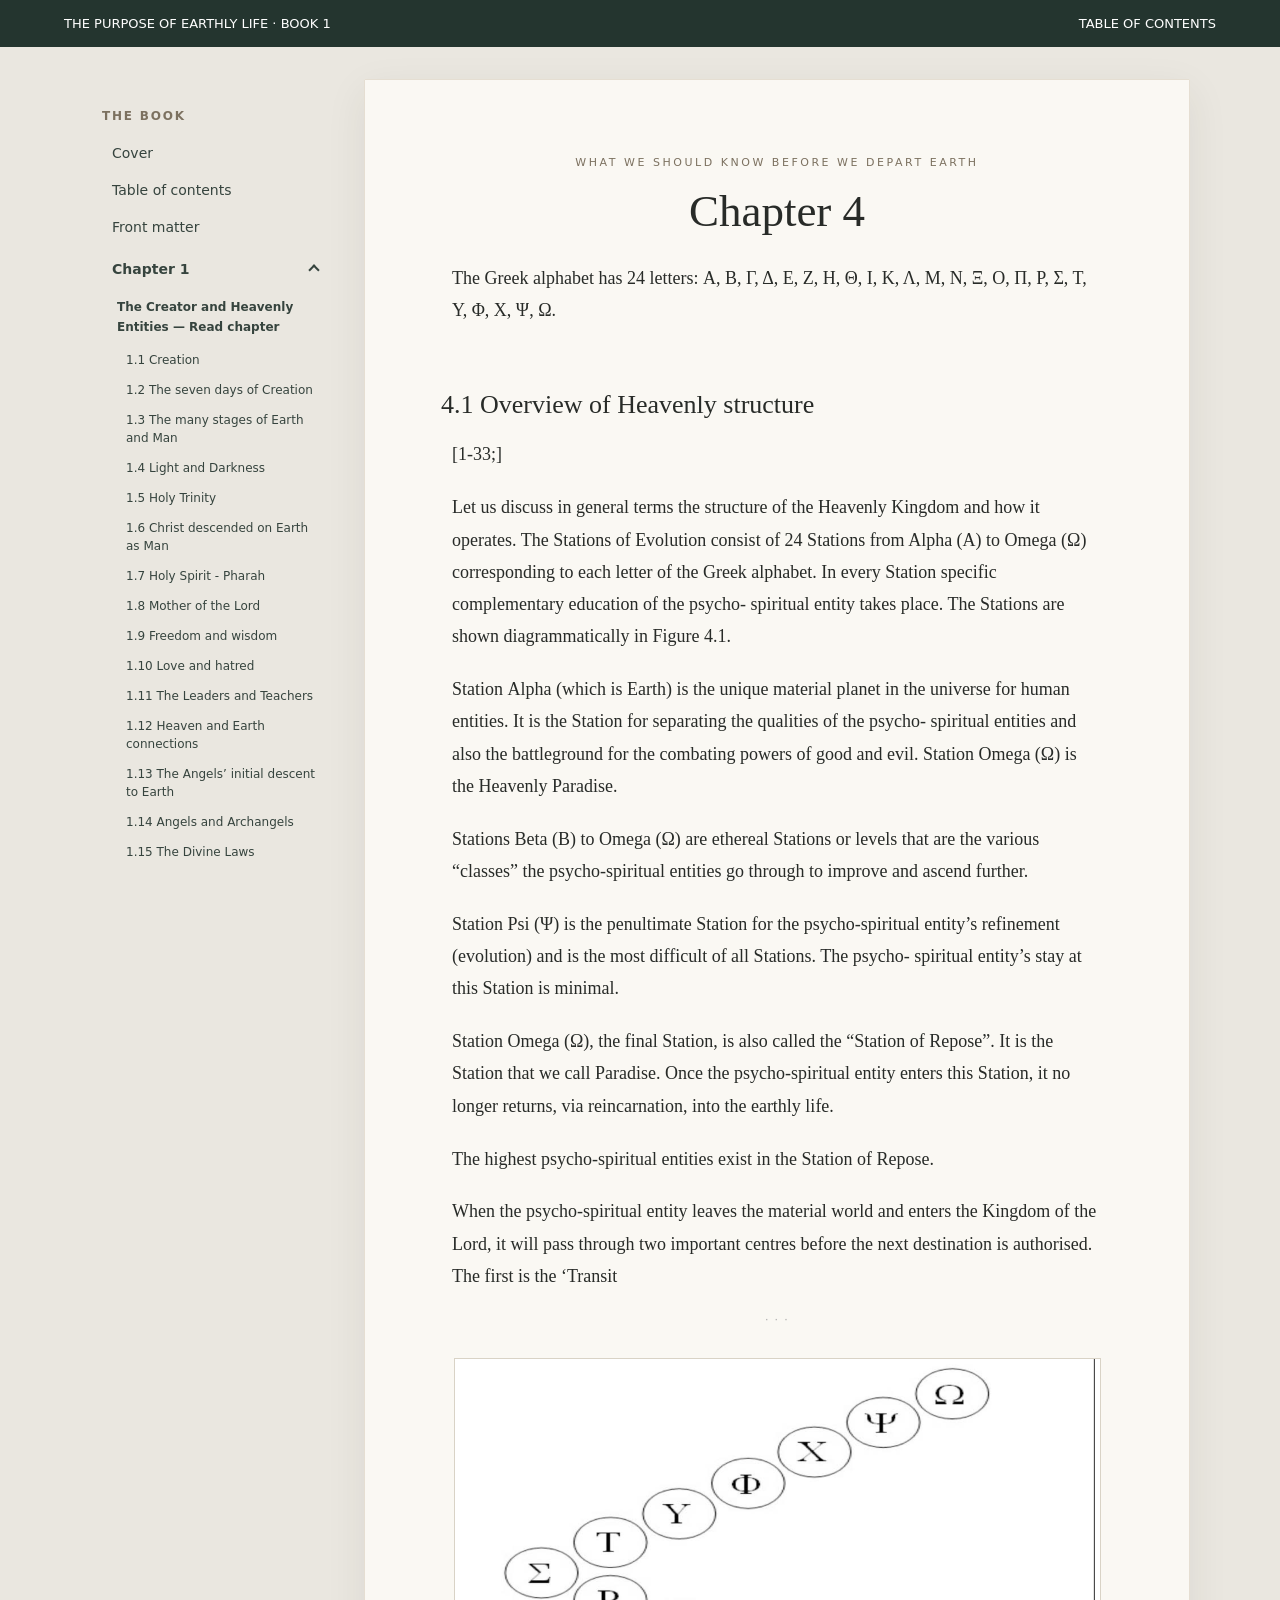
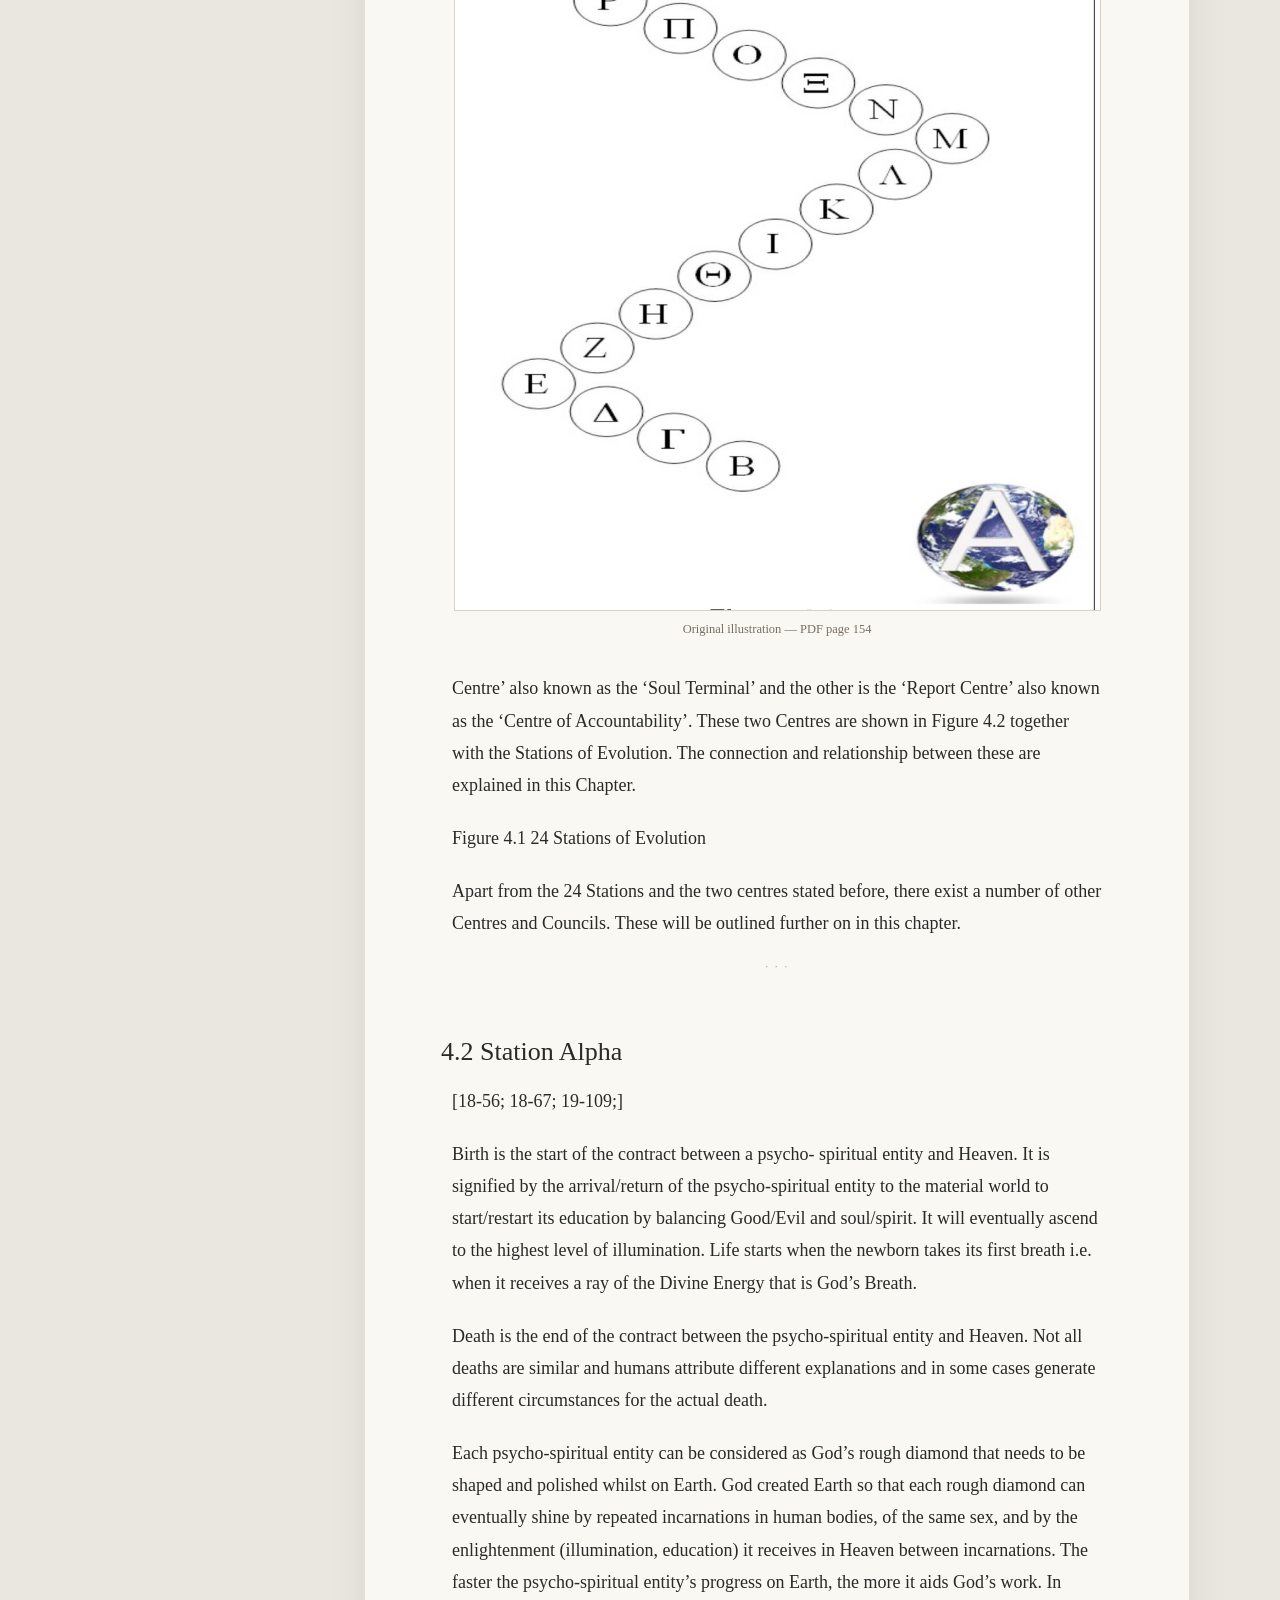
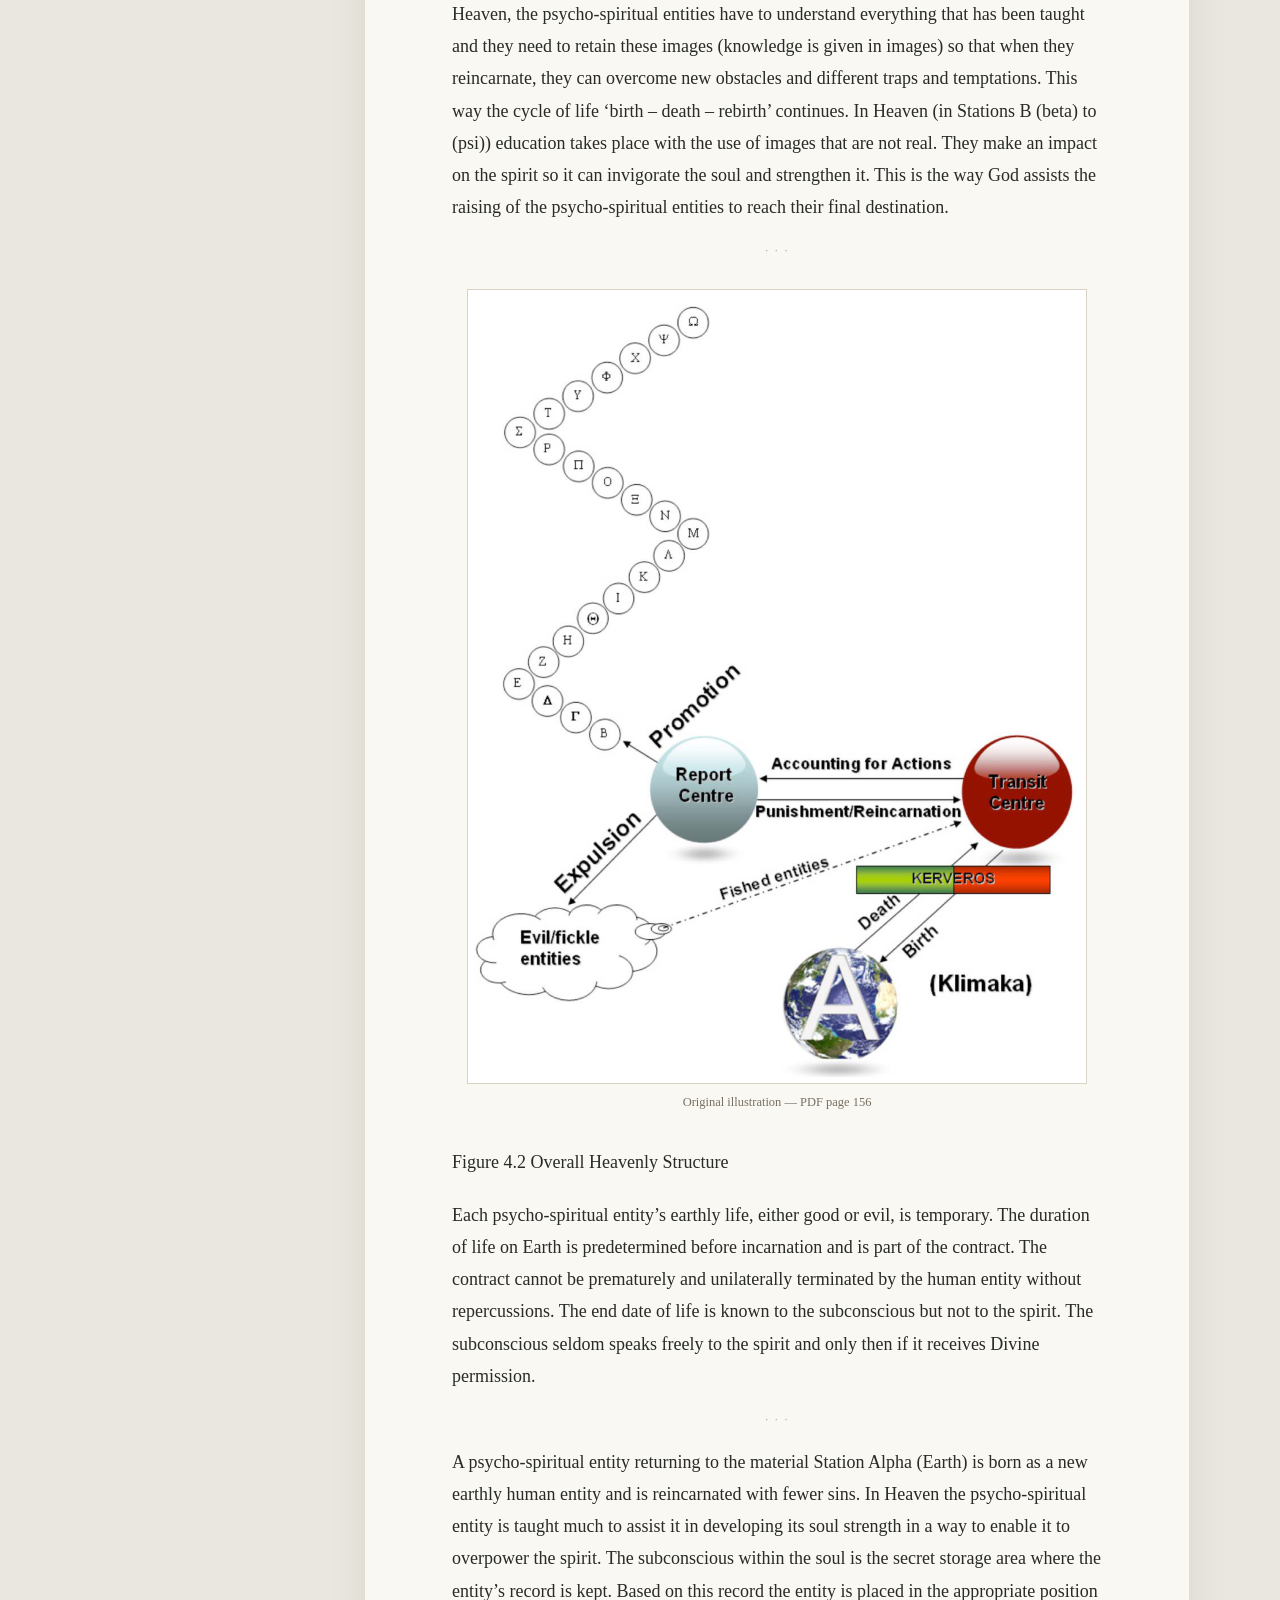
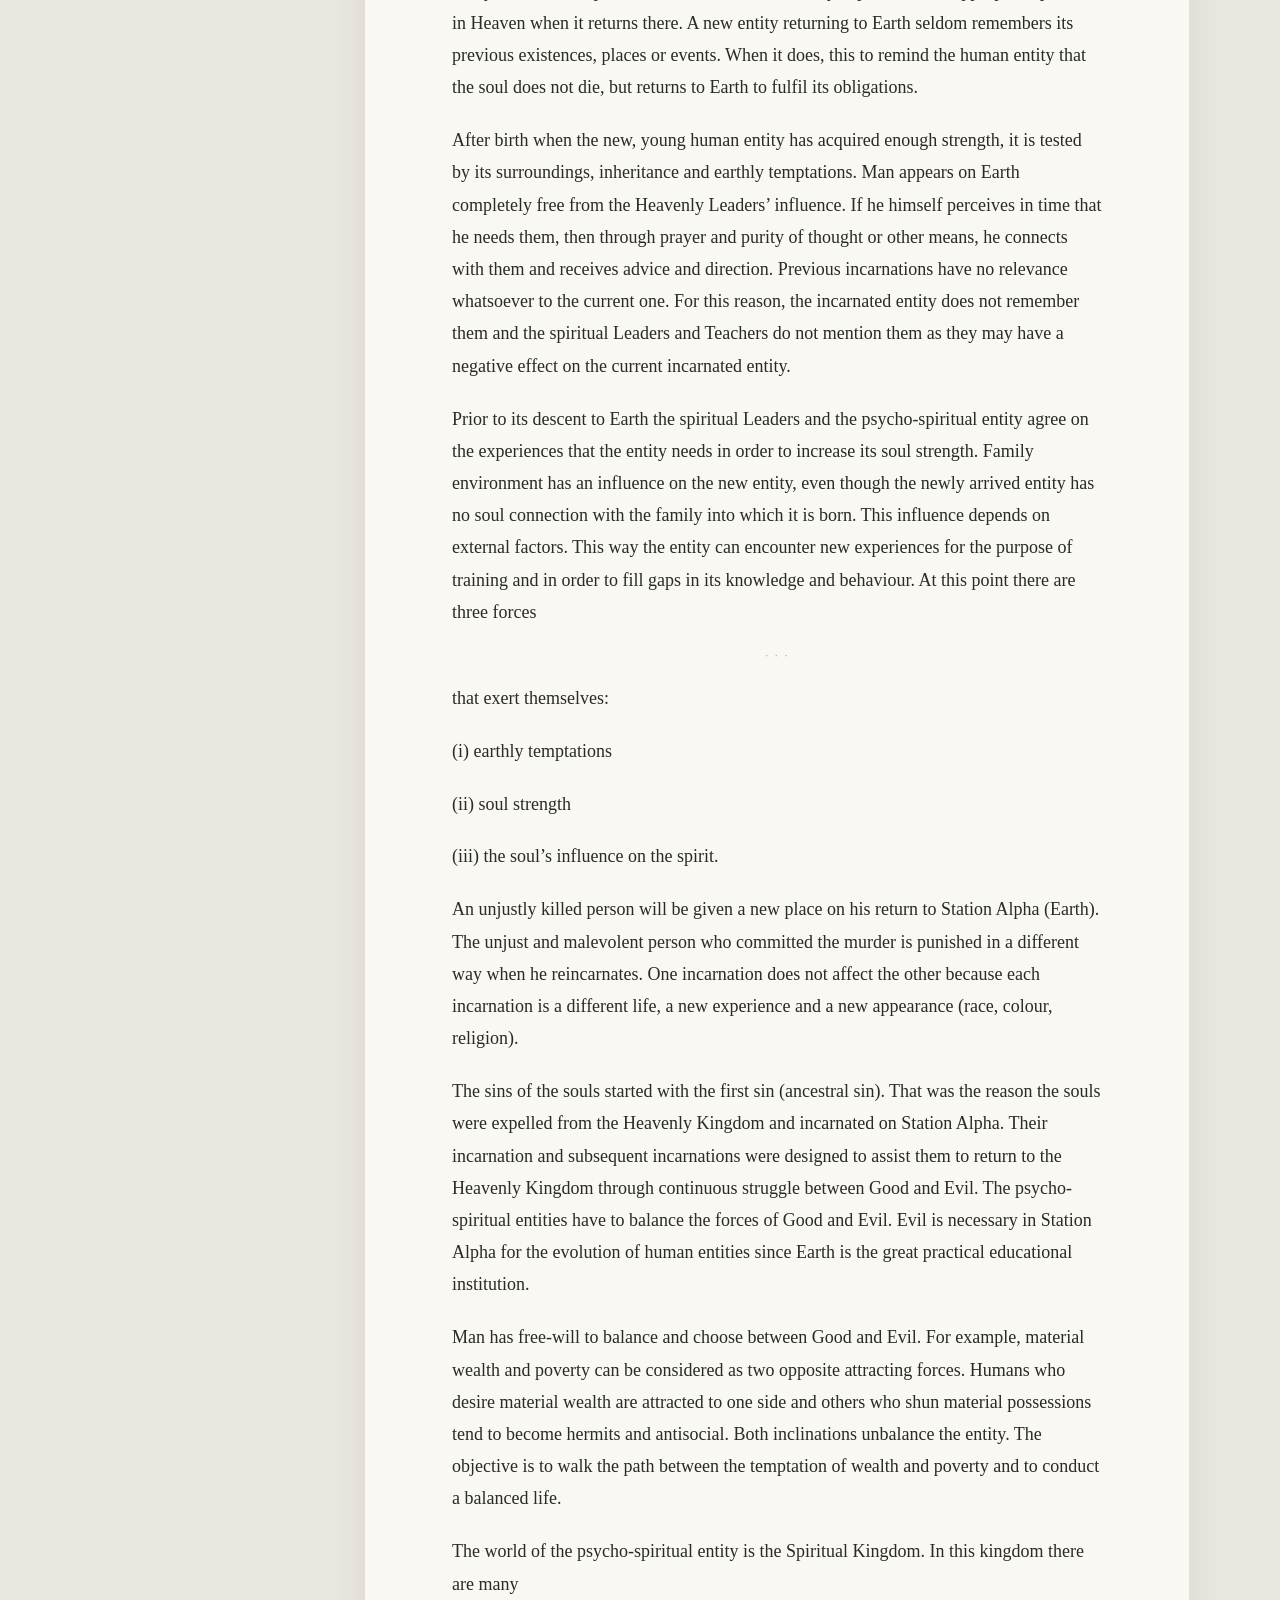
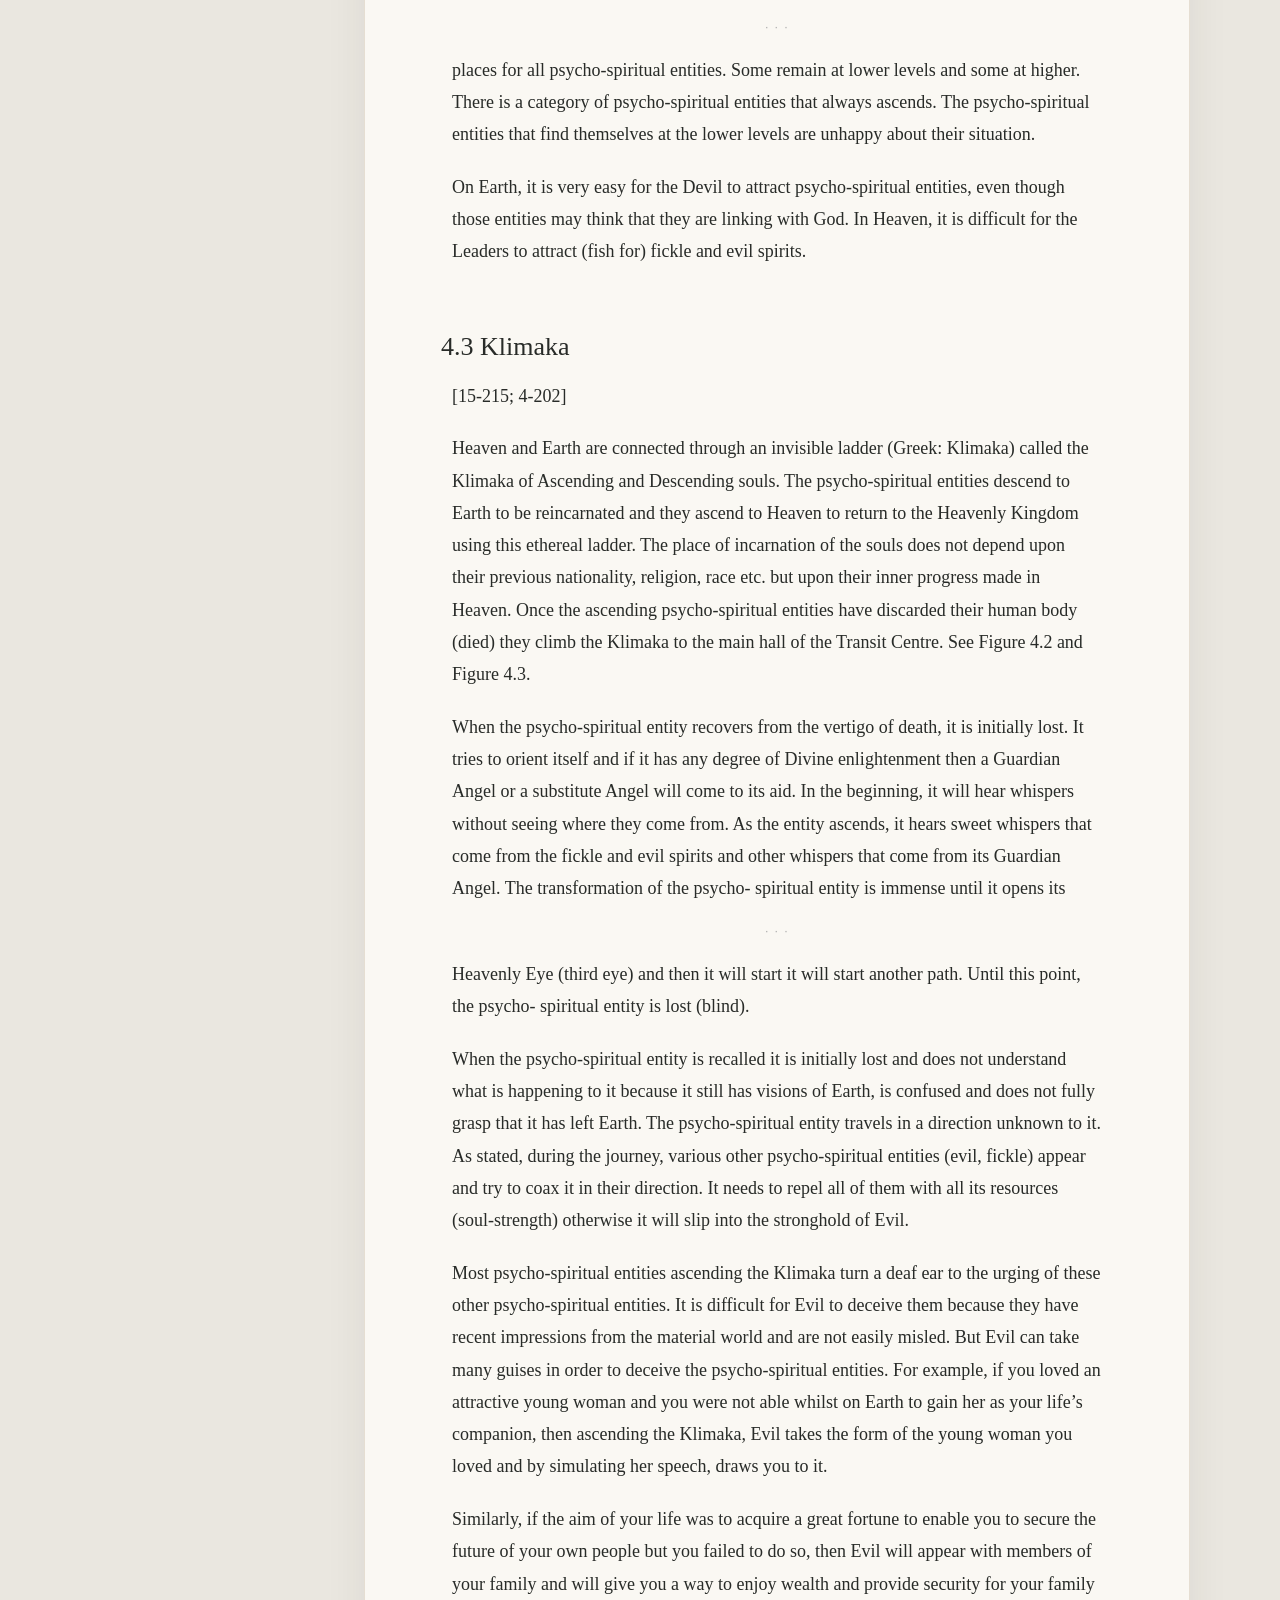
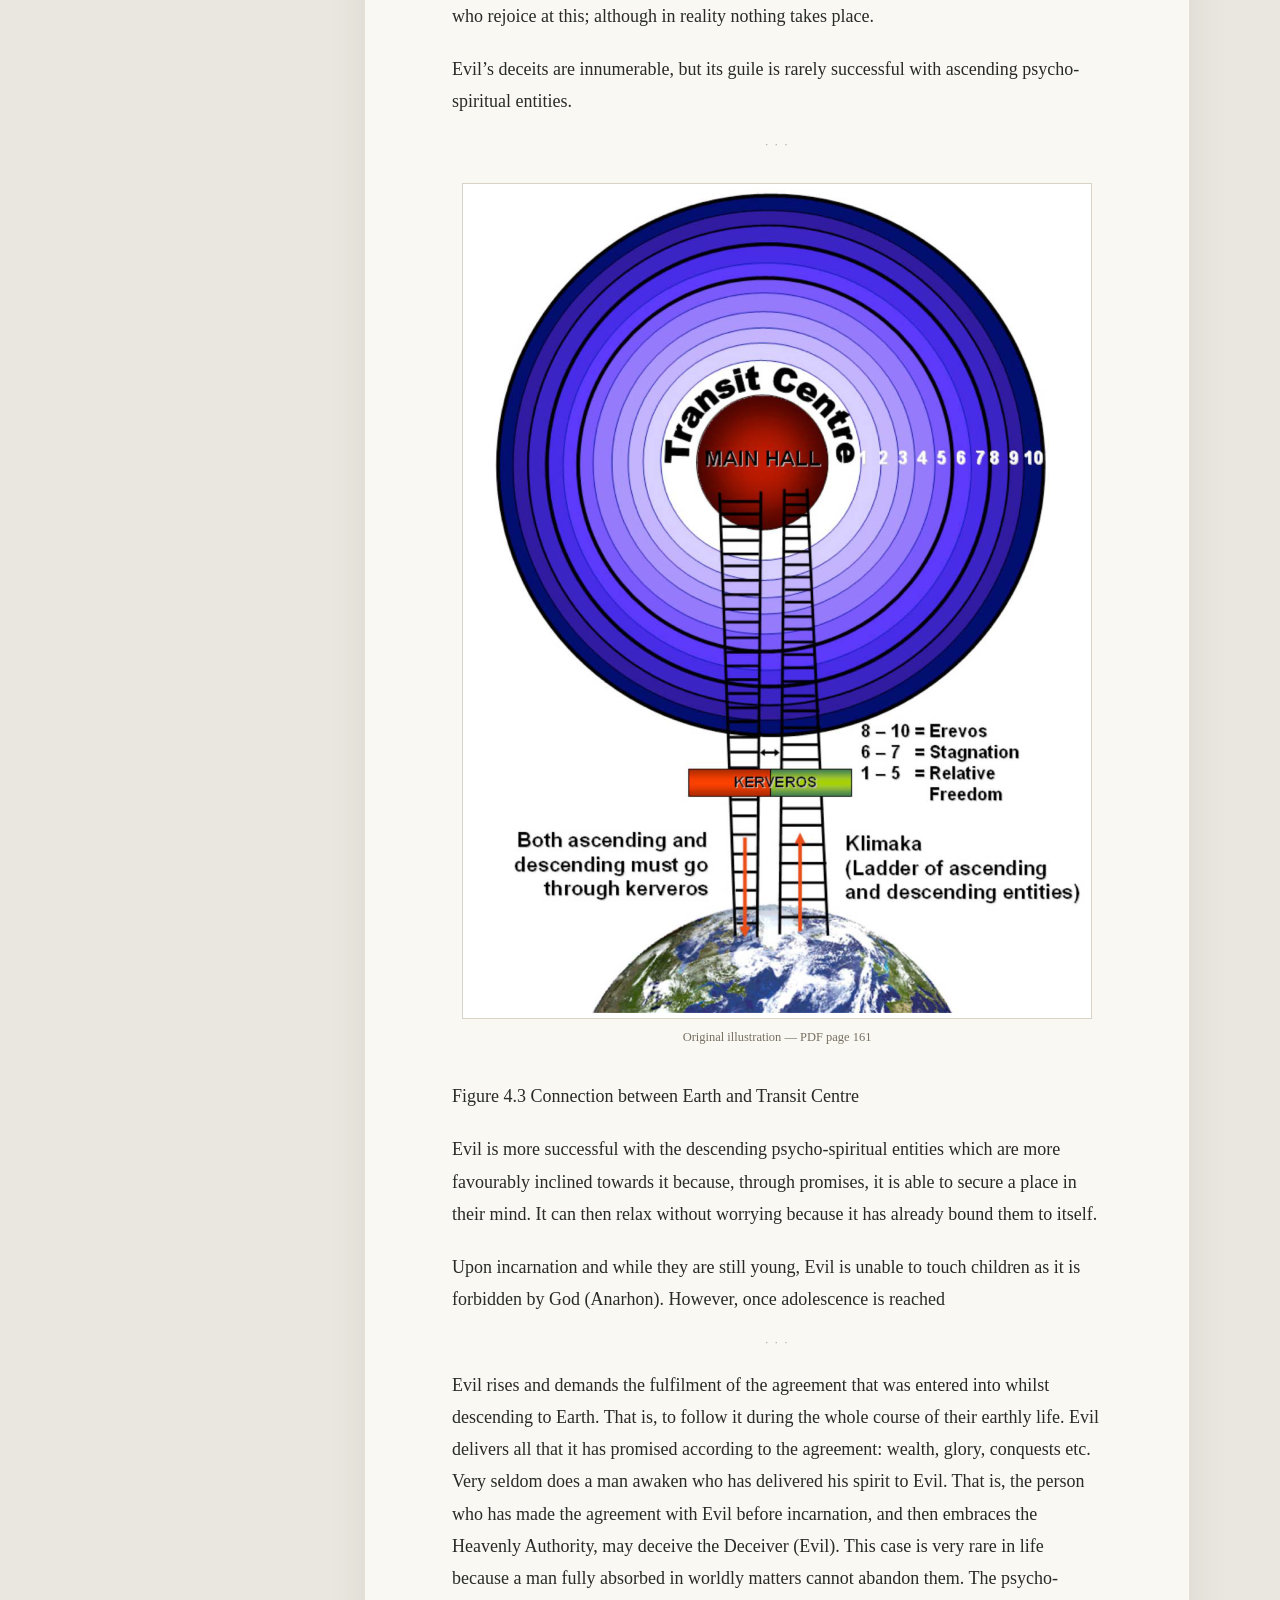
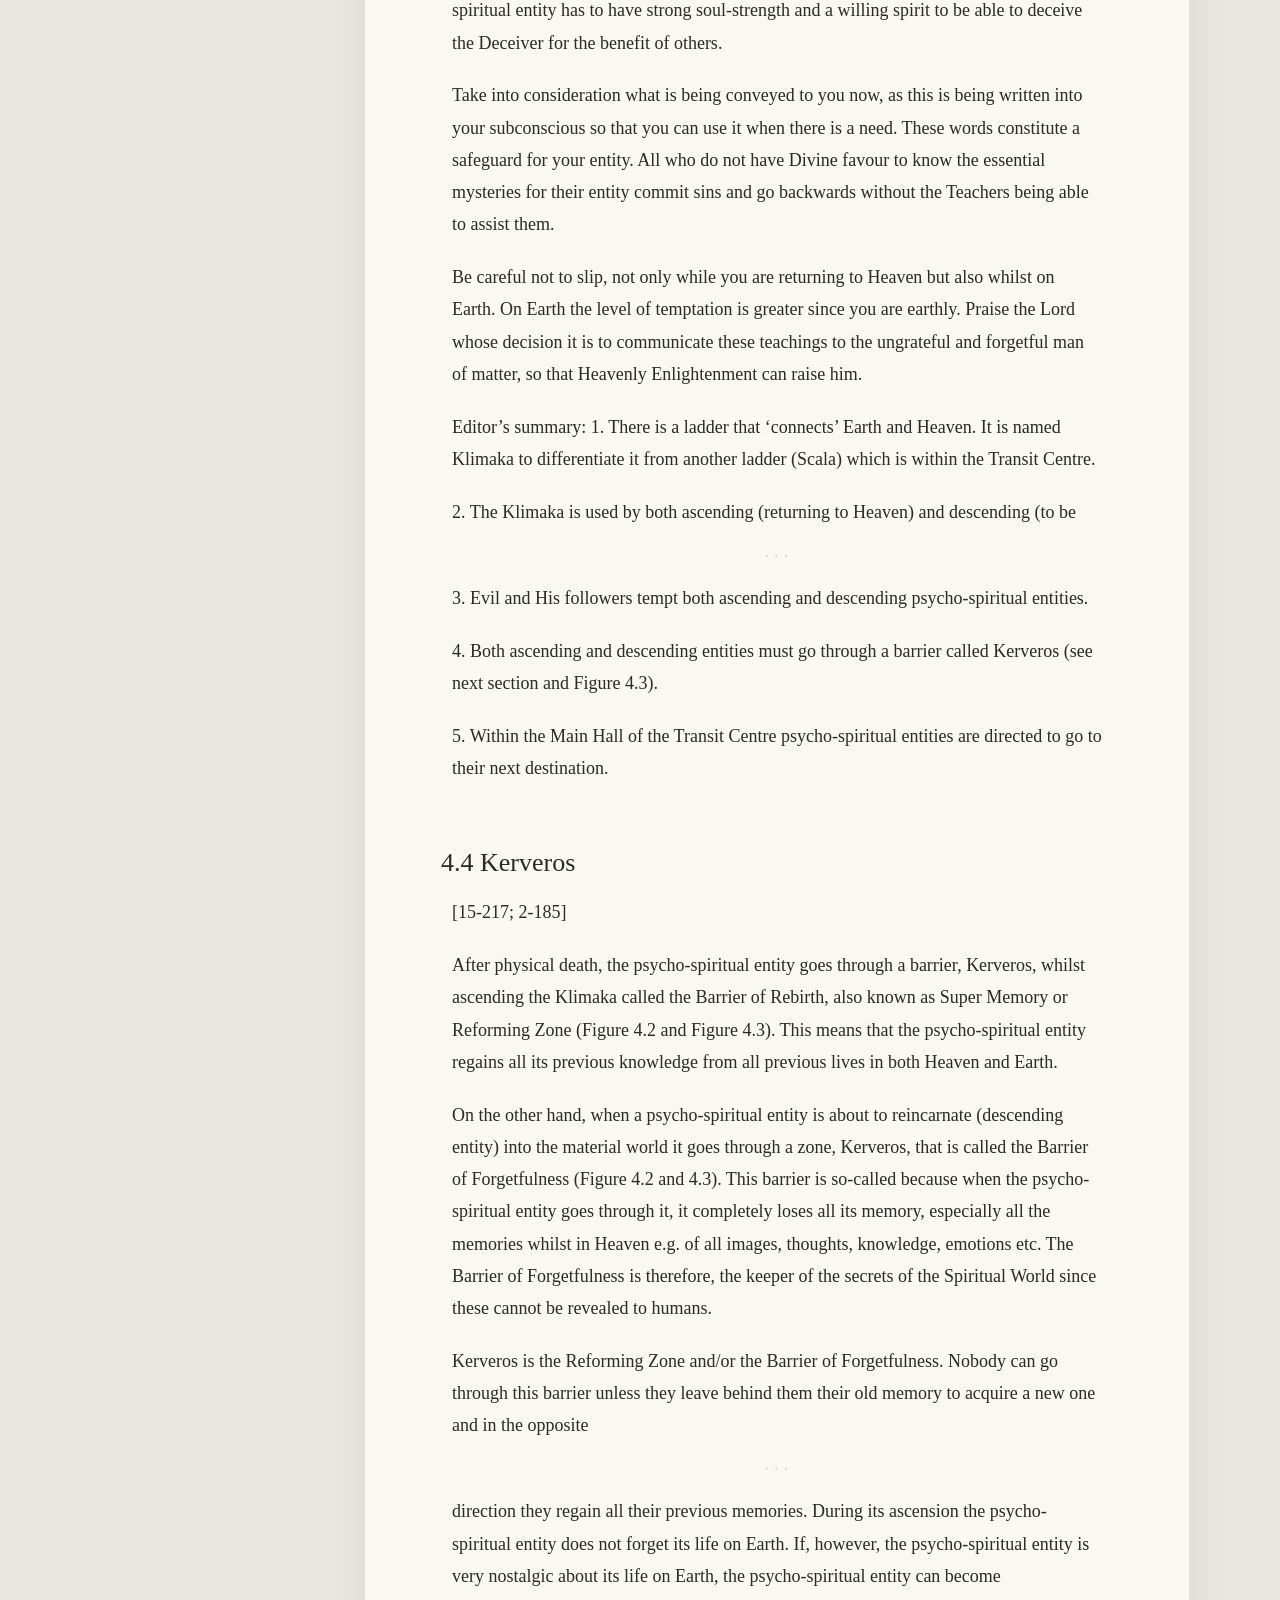
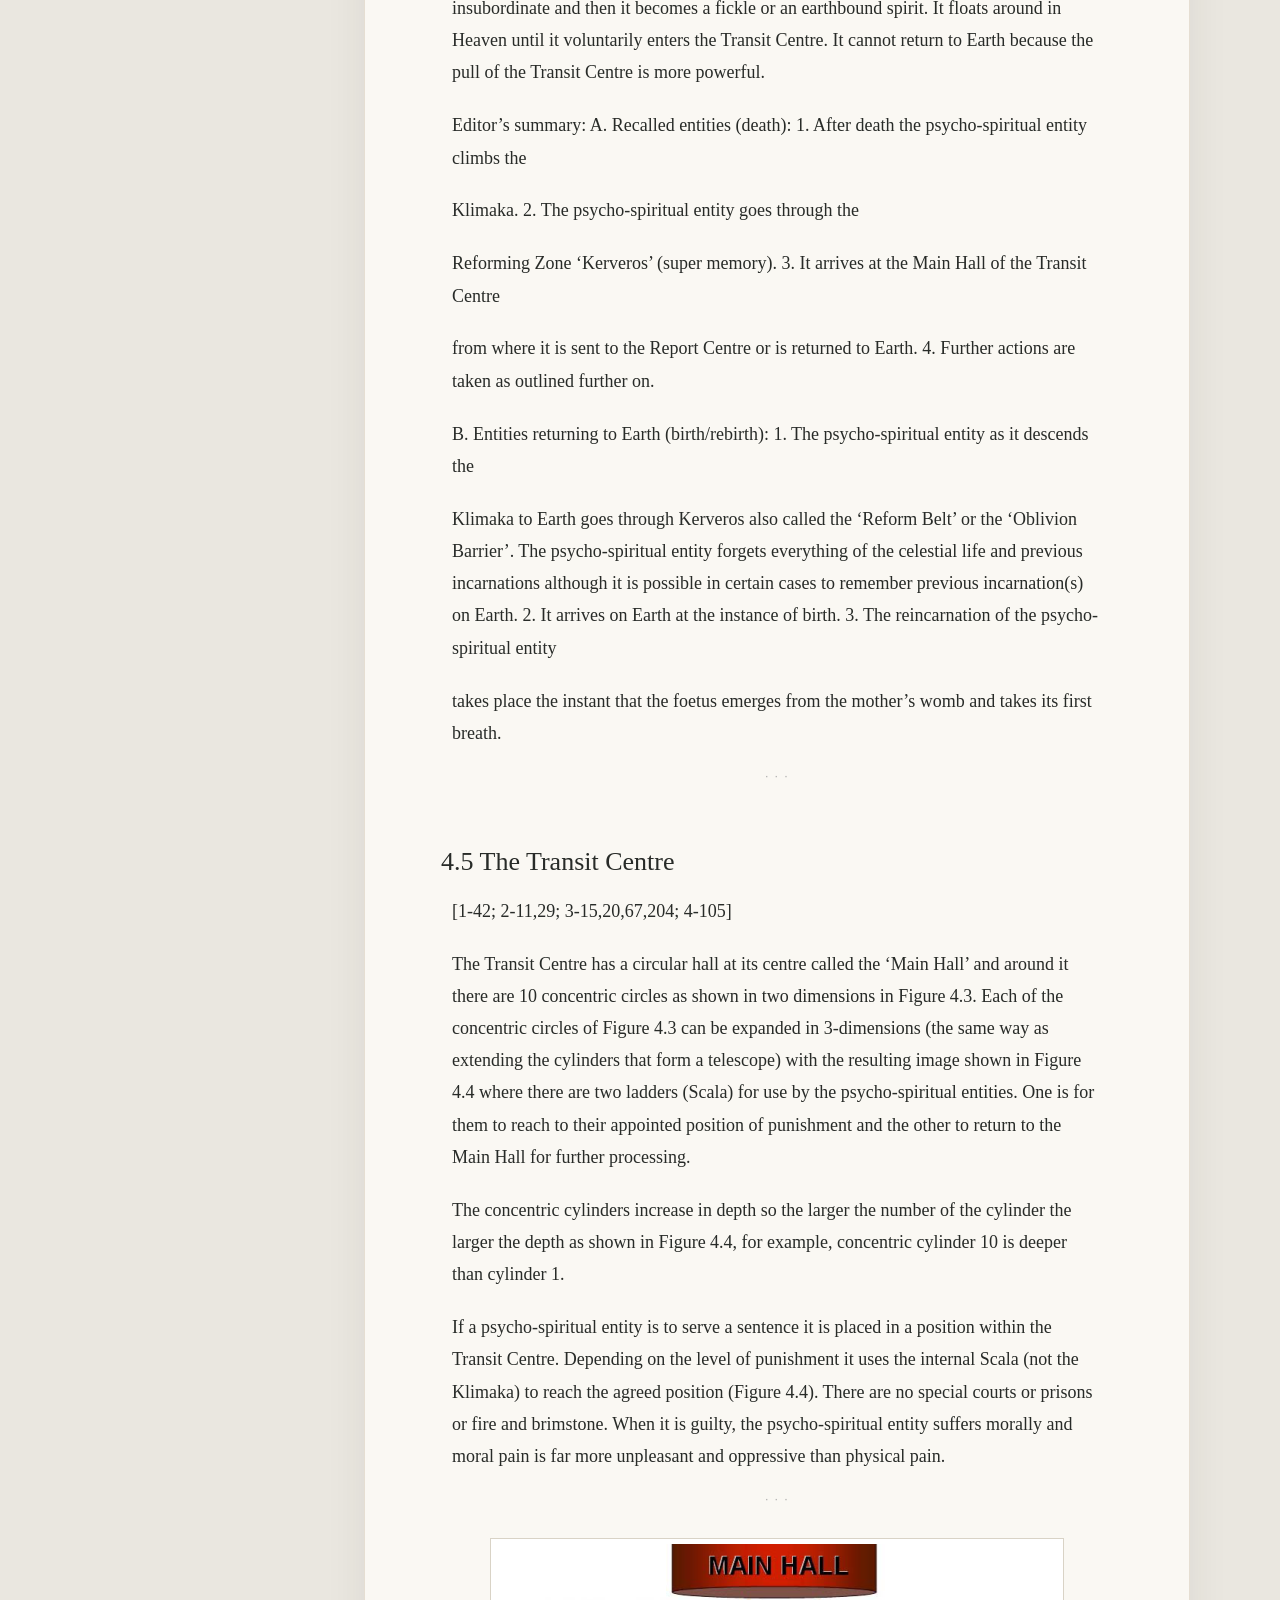
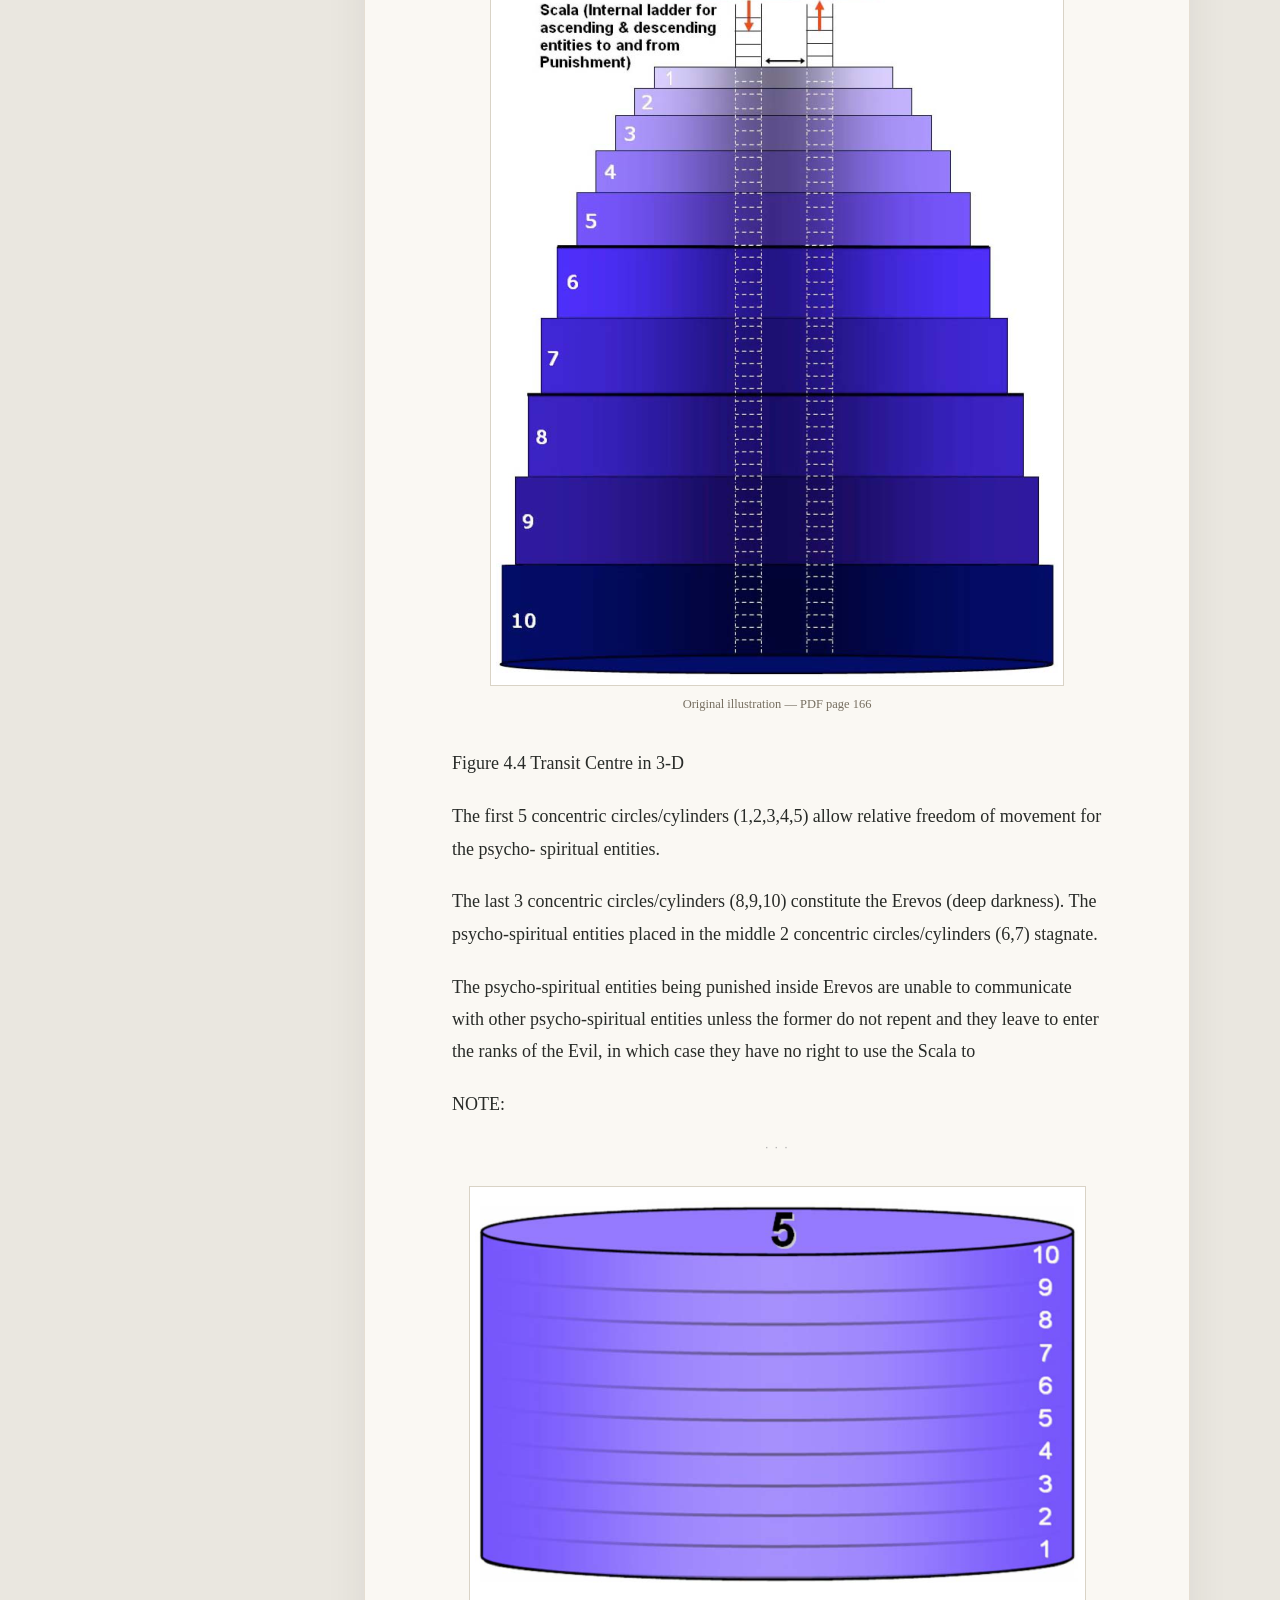
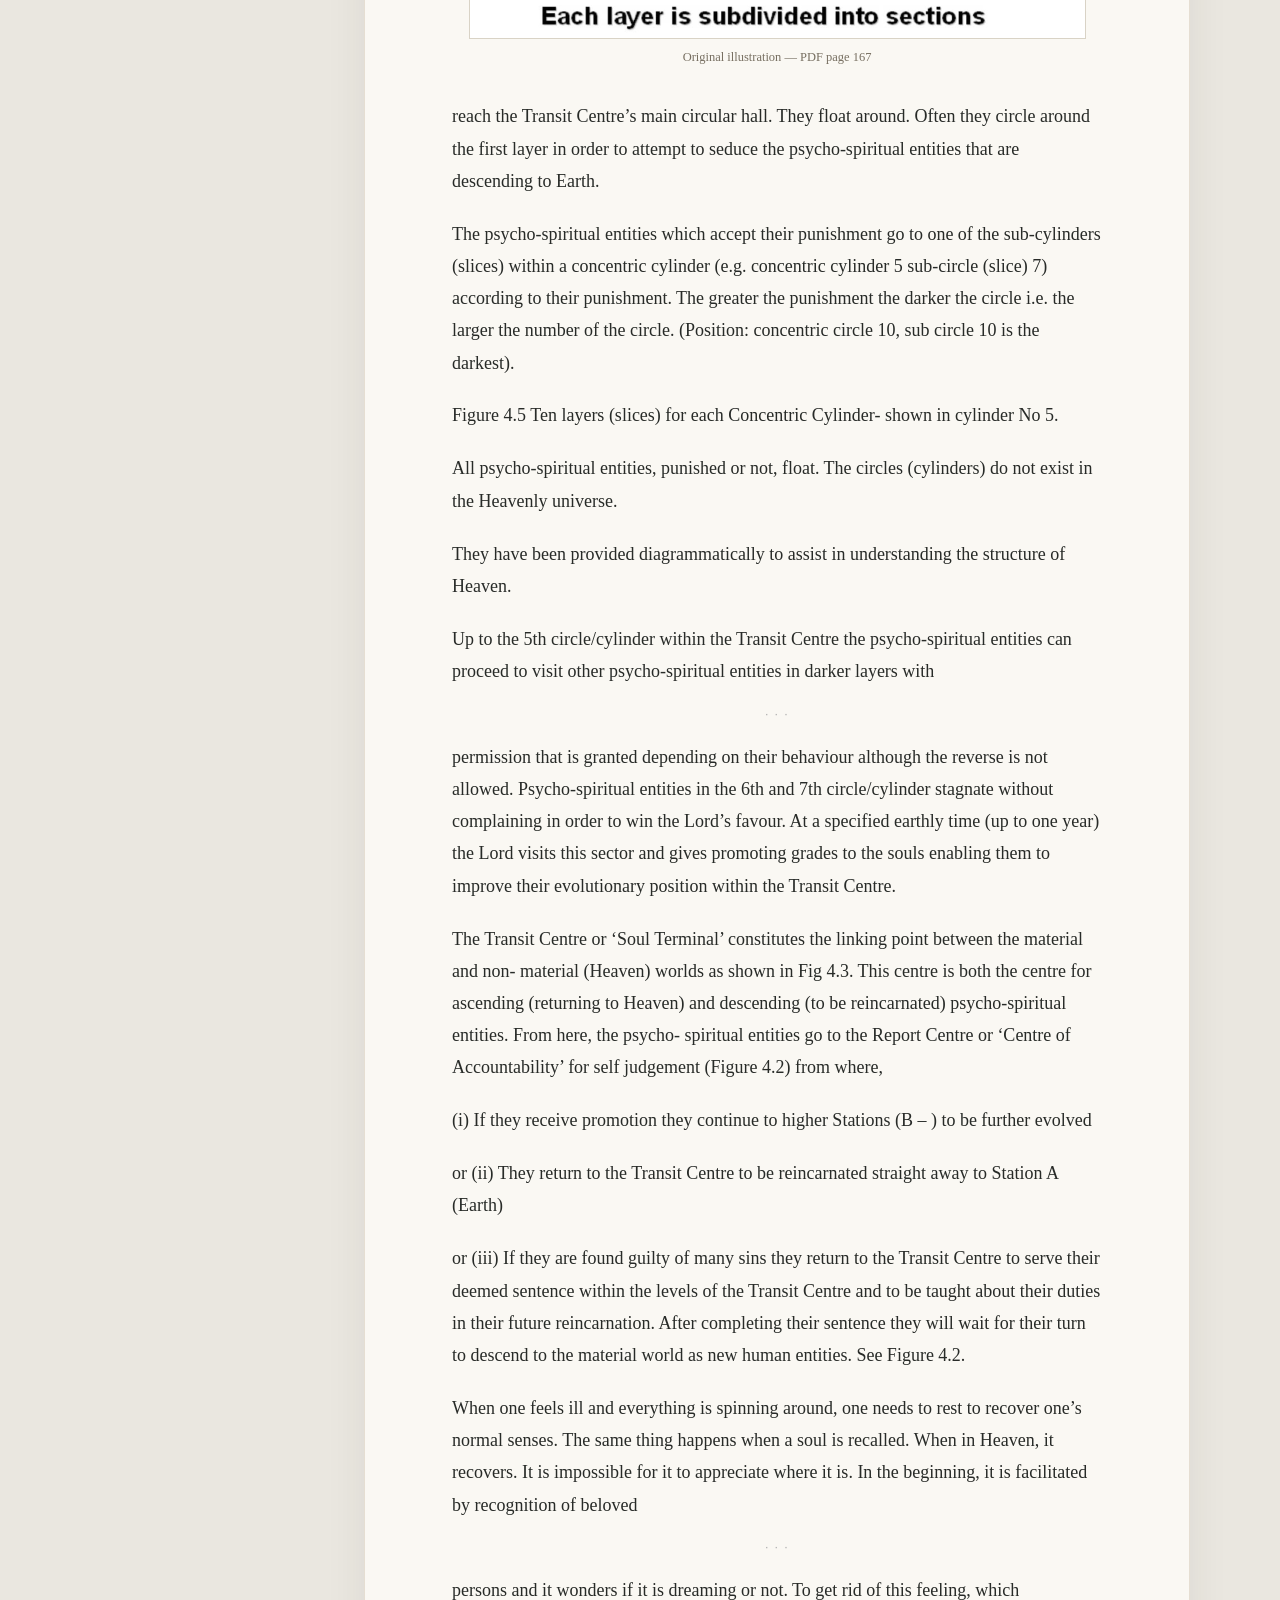
<file: chapter-4.html>
<!DOCTYPE html>

<html lang="en"><head><meta charset="utf-8"/><meta content="width=device-width,initial-scale=1" name="viewport"/><title>Chapter 4 | What we should know before we depart Earth</title><link href="style.css" rel="stylesheet"/></head><body><div class="top"><a href="index.html">THE PURPOSE OF EARTHLY LIFE · BOOK 1</a><a href="contents.html">TABLE OF CONTENTS</a></div><div class="shell"><aside class="sidebar"><h3>THE BOOK</h3><a href="index.html">Cover</a><a href="contents.html">Table of contents</a><a href="front-matter.html">Front matter</a><details class="sidebar-chapter" open><summary><span>Chapter 1</span><span class="sidebar-chevron" aria-hidden="true"></span></summary><div class="sidebar-sections"><a class="sidebar-chapter-title" href="chapter-1.html">The Creator and Heavenly Entities — Read chapter</a><a class="sidebar-subchapter" href="chapter-1.html#section-1-1">1.1 Creation</a><a class="sidebar-subchapter" href="chapter-1.html#section-1-2">1.2 The seven days of Creation</a><a class="sidebar-subchapter" href="chapter-1.html#section-1-3">1.3 The many stages of Earth and Man</a><a class="sidebar-subchapter" href="chapter-1.html#section-1-4">1.4 Light and Darkness</a><a class="sidebar-subchapter" href="chapter-1.html#section-1-5">1.5 Holy Trinity</a><a class="sidebar-subchapter" href="chapter-1.html#section-1-6">1.6 Christ descended on Earth as Man</a><a class="sidebar-subchapter" href="chapter-1.html#section-1-7">1.7 Holy Spirit - Pharah</a><a class="sidebar-subchapter" href="chapter-1.html#section-1-8">1.8 Mother of the Lord</a><a class="sidebar-subchapter" href="chapter-1.html#section-1-9">1.9 Freedom and wisdom</a><a class="sidebar-subchapter" href="chapter-1.html#section-1-10">1.10 Love and hatred</a><a class="sidebar-subchapter" href="chapter-1.html#section-1-11">1.11 The Leaders and Teachers</a><a class="sidebar-subchapter" href="chapter-1.html#section-1-12">1.12 Heaven and Earth connections</a><a class="sidebar-subchapter" href="chapter-1.html#section-1-13">1.13 The Angels’ initial descent to Earth</a><a class="sidebar-subchapter" href="chapter-1.html#section-1-14">1.14 Angels and Archangels</a><a class="sidebar-subchapter" href="chapter-1.html#section-1-15">1.15 The Divine Laws</a><a class="sidebar-subchapter" href="chapter-1.html#section-1-16">1.16 The Mysteries</a><a class="sidebar-subchapter" href="chapter-1.html#section-1-17">1.17 Evil’s nature</a><a class="sidebar-subchapter" href="chapter-1.html#section-1-18">1.18 The role of Lucifer</a><a class="sidebar-subchapter" href="chapter-1.html#section-1-19">1.19 The Fickle and Earth Bound Spirits</a><a class="sidebar-subchapter" href="chapter-1.html#section-1-20">1.20 The Winds of the Lord</a><a class="sidebar-subchapter" href="chapter-1.html#section-1-21">1.21 Communication between spirits</a><a class="sidebar-subchapter" href="chapter-1.html#section-1-22">1.22 The work of the Saints</a></div></details><details class="sidebar-chapter"><summary><span>Chapter 2</span><span class="sidebar-chevron" aria-hidden="true"></span></summary><div class="sidebar-sections"><a class="sidebar-chapter-title" href="chapter-2.html">Body, Spirit and Soul — Read chapter</a><a class="sidebar-subchapter" href="chapter-2.html#section-2-1">2.1 Body-Soul-Spirit</a><a class="sidebar-subchapter" href="chapter-2.html#section-2-3">2.3 The word Man</a><a class="sidebar-subchapter" href="chapter-2.html#section-2-4">2.4 Soul and Spirit</a><a class="sidebar-subchapter" href="chapter-2.html#section-2-5">2.5 Symbolism of candles</a><a class="sidebar-subchapter" href="chapter-2.html#section-2-6">2.6 Matter and spirit, the opposing forces</a><a class="sidebar-subchapter" href="chapter-2.html#section-2-7">2.7 Soul strength</a><a class="sidebar-subchapter" href="chapter-2.html#section-2-8">2.8 The psychoanalysis (soul-analysis) of</a><a class="sidebar-subchapter" href="chapter-2.html#section-2-9">2.9 The Spirit is created by God</a><a class="sidebar-subchapter" href="chapter-2.html#section-2-10">2.10 Birth and Death</a><a class="sidebar-subchapter" href="chapter-2.html#section-2-11">2.11 Phenomena during death</a><a class="sidebar-subchapter" href="chapter-2.html#section-2-12">2.12  The physical body after death</a><a class="sidebar-subchapter" href="chapter-2.html#section-2-13">2.13  Euthanasia</a><a class="sidebar-subchapter" href="chapter-2.html#section-2-14">2.14 Suicide</a><a class="sidebar-subchapter" href="chapter-2.html#section-2-15">2.15 Wandering phantoms</a><a class="sidebar-subchapter" href="chapter-2.html#section-2-16">2.16 Reincarnation</a><a class="sidebar-subchapter" href="chapter-2.html#section-2-17">2.17 Metempsychosis</a><a class="sidebar-subchapter" href="chapter-2.html#section-2-18">2.18 Heavenly psycho-spiritual entities</a><a class="sidebar-subchapter" href="chapter-2.html#section-2-19">2.19 The past, the present, and</a><a class="sidebar-subchapter" href="chapter-2.html#section-2-20">2.20  When do the recalled entities</a></div></details><details class="sidebar-chapter"><summary><span>Chapter 3</span><span class="sidebar-chevron" aria-hidden="true"></span></summary><div class="sidebar-sections"><a class="sidebar-chapter-title" href="chapter-3.html">Moderation, Knowing Thyself and Conscience — Read chapter</a><a class="sidebar-subchapter" href="chapter-3.html#section-3-1">3.1 Moderation, the golden rule of the</a><a class="sidebar-subchapter" href="chapter-3.html#section-3-2">3.2 Moderation and knowing thyself</a><a class="sidebar-subchapter" href="chapter-3.html#section-3-3">3.3 The dynamic energy of</a><a class="sidebar-subchapter" href="chapter-3.html#section-3-4">3.4 Decalogue</a><a class="sidebar-subchapter" href="chapter-3.html#section-3-5">3.5 Heavenly principles</a><a class="sidebar-subchapter" href="chapter-3.html#section-3-6">3.6 The Righteousness of the Kingdom</a><a class="sidebar-subchapter" href="chapter-3.html#section-3-7">3.7 Egoism</a><a class="sidebar-subchapter" href="chapter-3.html#section-3-8">3.8 Sorrow and pain removes egoism</a><a class="sidebar-subchapter" href="chapter-3.html#section-3-9">3.9 Other forms of egoism</a><a class="sidebar-subchapter" href="chapter-3.html#section-3-10">3.10 Conscience and subconscious</a><a class="sidebar-subchapter" href="chapter-3.html#section-3-11">3.11 The obscure area of the</a><a class="sidebar-subchapter" href="chapter-3.html#section-3-12">3.12 The conscience’s infallible censure</a><a class="sidebar-subchapter" href="chapter-3.html#section-3-13">3.13 Distress due to conscience</a><a class="sidebar-subchapter" href="chapter-3.html#section-3-14">3.14 The drama within the subconscious</a><a class="sidebar-subchapter" href="chapter-3.html#section-3-15">3.15 Dreams</a><a class="sidebar-subchapter" href="chapter-3.html#section-3-16">3.16 Confession</a><a class="sidebar-subchapter" href="chapter-3.html#section-3-17">3.17 Self sacrifice</a><a class="sidebar-subchapter" href="chapter-3.html#section-3-18">3.18   A and B Quality entities</a><a class="sidebar-subchapter" href="chapter-3.html#section-3-19">3.19 Purity has 24 stages</a><a class="sidebar-subchapter" href="chapter-3.html#section-3-20">3.20 Punishment of entities on Earth</a></div></details><details class="sidebar-chapter"><summary><span>Chapter 4</span><span class="sidebar-chevron" aria-hidden="true"></span></summary><div class="sidebar-sections"><a class="sidebar-chapter-title active" href="chapter-4.html">Structure of Heavenly Kingdom — Read chapter</a><a class="sidebar-subchapter" href="chapter-4.html#section-4-1">4.1 Overview of Heavenly structure</a><a class="sidebar-subchapter" href="chapter-4.html#section-4-2">4.2 Station Alpha</a><a class="sidebar-subchapter" href="chapter-4.html#section-4-3">4.3 Klimaka</a><a class="sidebar-subchapter" href="chapter-4.html#section-4-4">4.4 Kerveros</a><a class="sidebar-subchapter" href="chapter-4.html#section-4-5">4.5 The Transit Centre</a><a class="sidebar-subchapter" href="chapter-4.html#section-4-6">4.6 Centre of Accountability</a><a class="sidebar-subchapter" href="chapter-4.html#section-4-7">4.7 Within the Transit Centre</a><a class="sidebar-subchapter" href="chapter-4.html#section-4-8">4.8 Hell, does it exist?</a><a class="sidebar-subchapter" href="chapter-4.html#section-4-9">4.9 Punished entities</a><a class="sidebar-subchapter" href="chapter-4.html#section-4-10">4.10 Fishing the fickle spirits</a><a class="sidebar-subchapter" href="chapter-4.html#section-4-11">4.11 The Alpha to Omega of evolution</a><a class="sidebar-subchapter" href="chapter-4.html#section-4-12">4.12 Station  (omega)</a><a class="sidebar-subchapter" href="chapter-4.html#section-4-13">4.13 How you will rediscover the lost</a><a class="sidebar-subchapter" href="chapter-4.html#section-4-14">4.14 Centre of Spiritual Splendour</a><a class="sidebar-subchapter" href="chapter-4.html#section-4-15">4.15  The 13 Councils</a><a class="sidebar-subchapter" href="chapter-4.html#section-4-16">4.16 The Palace of the Lord and His Stars</a><a class="sidebar-subchapter" href="chapter-4.html#section-4-17">4.17 The Council of the Lord</a><a class="sidebar-subchapter" href="chapter-4.html#section-4-18">4.18 The past, the present and the</a><a class="sidebar-subchapter" href="chapter-4.html#section-4-19">4.19 Other Councils</a><a class="sidebar-subchapter" href="chapter-4.html#section-4-20">4. 20 The Will of the Lord is counsel</a></div></details><a href="epilogue.html">Epilogue</a><a href="glossary.html">Glossary of Terms</a><a href="bibliography.html">Bibliography and References</a><a href="original.pdf" download>Original PDF ↓</a></aside><main class="sheet"><div class="eyebrow">WHAT WE SHOULD KNOW BEFORE WE DEPART EARTH</div><h1>Chapter 4</h1><div class="bodycopy">
<p>The Greek alphabet has 24 letters: Α, Β, Γ, Δ, Ε, Ζ, Η, Θ, Ι, Κ, Λ, Μ, Ν, Ξ, Ο, Π, Ρ, Σ, Τ, Υ, Φ, Χ, Ψ, Ω.</p></div><h2 id="section-4-1">4.1 Overview of Heavenly structure</h2><div class="bodycopy"><p>[1-33;]</p>
<p>Let us discuss in general terms the structure of the Heavenly Kingdom and how it operates. The Stations of Evolution consist of 24 Stations from Alpha (Α) to Omega (Ω) corresponding to each letter of the Greek alphabet. In every Station specific complementary education of the psycho- spiritual entity takes place. The Stations are shown diagrammatically in Figure 4.1.</p>
<p>Station Αlpha (which is Earth) is the unique material planet in the universe for human entities. It is the Station for separating the qualities of the psycho- spiritual entities and also the battleground for the combating powers of good and evil. Station Omega (Ω) is the Heavenly Paradise.</p>
<p>Stations Beta (Β) to Omega (Ω) are ethereal Stations or levels that are the various “classes” the psycho-spiritual entities go through to improve and ascend further.</p>
<p>Station Psi (Ψ) is the penultimate Station for the psycho-spiritual entity’s refinement (evolution) and is the most difficult of all Stations. The psycho- spiritual entity’s stay at this Station is minimal.</p>
<p>Station Omega (Ω), the final Station, is also called the “Station of Repose”. It is the Station that we call Paradise. Once the psycho-spiritual entity enters this Station, it no longer returns, via reincarnation, into the earthly life.</p>
<p>The highest psycho-spiritual entities exist in the Station of Repose.</p>
<p>When the psycho-spiritual entity leaves the material world and enters the Kingdom of the Lord, it will pass through two important centres before the next destination is authorised. The first is the ‘Transit</p><div class="pagebreak" id="pdf-page-154">· · ·</div><figure class="original-figure" data-source-pdf-page="154"><img alt="Original illustration from PDF page 154" loading="lazy" src="figure-images/pdf-page-154-figure-1.png"/><figcaption>Original illustration — PDF page 154</figcaption></figure><p>Centre’ also known as the ‘Soul Terminal’ and the other is the ‘Report Centre’ also known as the ‘Centre of Accountability’. These two Centres are shown in Figure 4.2 together with the Stations of Evolution. The connection and relationship between these are explained in this Chapter.</p>

<p>Figure 4.1 24 Stations of Evolution</p>
<p>Apart from the 24 Stations and the two centres stated before, there exist a number of other Centres and Councils. These will be outlined further on in this chapter.</p><div class="pagebreak" id="pdf-page-155">· · ·</div></div><h2 id="section-4-2">4.2 Station Alpha</h2><div class="bodycopy"><p>[18-56; 18-67; 19-109;]</p>
<p>Birth is the start of the contract between a psycho- spiritual entity and Heaven. It is signified by the arrival/return of the psycho-spiritual entity to the material world to start/restart its education by balancing Good/Evil and soul/spirit. It will eventually ascend to the highest level of illumination. Life starts when the newborn takes its first breath i.e. when it receives a ray of the Divine Energy that is God’s Breath.</p>
<p>Death is the end of the contract between the psycho-spiritual entity and Heaven. Not all deaths are similar and humans attribute different explanations and in some cases generate different circumstances for the actual death.</p>
<p>Each psycho-spiritual entity can be considered as God’s rough diamond that needs to be shaped and polished whilst on Earth. God created Earth so that each rough diamond can eventually shine by repeated incarnations in human bodies, of the same sex, and by the enlightenment (illumination, education) it receives in Heaven between incarnations. The faster the psycho-spiritual entity’s progress on Earth, the more it aids God’s work. In Heaven, the psycho-spiritual entities have to understand everything that has been taught and they need to retain these images (knowledge is given in images) so that when they reincarnate, they can overcome new obstacles and different traps and temptations. This way the cycle of life ‘birth – death – rebirth’ continues. In Heaven (in Stations B (beta) to (psi)) education takes place with the use of images that are not real. They make an impact on the spirit so it can invigorate the soul and strengthen it. This is the way God assists the raising of the psycho-spiritual entities to reach their final destination.</p>
<div class="pagebreak" id="pdf-page-156">· · ·</div><figure class="original-figure" data-source-pdf-page="156"><img alt="Original illustration from PDF page 156" loading="lazy" src="figure-images/pdf-page-156-figure-1.png"/><figcaption>Original illustration — PDF page 156</figcaption></figure>

<p>Figure 4.2 Overall Heavenly Structure</p>
<p>Each psycho-spiritual entity’s earthly life, either good or evil, is temporary. The duration of life on Earth is predetermined before incarnation and is part of the contract. The contract cannot be prematurely and unilaterally terminated by the human entity without repercussions. The end date of life is known to the subconscious but not to the spirit. The subconscious seldom speaks freely to the spirit and only then if it receives Divine permission.</p><div class="pagebreak" id="pdf-page-157">· · ·</div><p>A psycho-spiritual entity returning to the material Station Alpha (Earth) is born as a new earthly human entity and is reincarnated with fewer sins. In Heaven the psycho-spiritual entity is taught much to assist it in developing its soul strength in a way to enable it to overpower the spirit. The subconscious within the soul is the secret storage area where the entity’s record is kept. Based on this record the entity is placed in the appropriate position in Heaven when it returns there. A new entity returning to Earth seldom remembers its previous existences, places or events. When it does, this to remind the human entity that the soul does not die, but returns to Earth to fulfil its obligations.</p>
<p>After birth when the new, young human entity has acquired enough strength, it is tested by its surroundings, inheritance and earthly temptations. Man appears on Earth completely free from the Heavenly Leaders’ influence. If he himself perceives in time that he needs them, then through prayer and purity of thought or other means, he connects with them and receives advice and direction. Previous incarnations have no relevance whatsoever to the current one. For this reason, the incarnated entity does not remember them and the spiritual Leaders and Teachers do not mention them as they may have a negative effect on the current incarnated entity.</p>
<p>Prior to its descent to Earth the spiritual Leaders and the psycho-spiritual entity agree on the experiences that the entity needs in order to increase its soul strength. Family environment has an influence on the new entity, even though the newly arrived entity has no soul connection with the family into which it is born. This influence depends on external factors. This way the entity can encounter new experiences for the purpose of training and in order to fill gaps in its knowledge and behaviour. At this point there are three forces</p><div class="pagebreak" id="pdf-page-158">· · ·</div><p>that exert themselves:</p>
<p>(i) earthly temptations</p>
<p>(ii) soul strength</p>
<p>(iii) the soul’s influence on the spirit.</p>
<p>An unjustly killed person will be given a new place on his return to Station Alpha (Earth). The unjust and malevolent person who committed the murder is punished in a different way when he reincarnates. One incarnation does not affect the other because each incarnation is a different life, a new experience and a new appearance (race, colour, religion).</p>
<p>The sins of the souls started with the first sin (ancestral sin). That was the reason the souls were expelled from the Heavenly Kingdom and incarnated on Station Alpha. Their incarnation and subsequent incarnations were designed to assist them to return to the Heavenly Kingdom through continuous struggle between Good and Evil. The psycho-spiritual entities have to balance the forces of Good and Evil. Evil is necessary in Station Alpha for the evolution of human entities since Earth is the great practical educational institution.</p>
<p>Man has free-will to balance and choose between Good and Evil. For example, material wealth and poverty can be considered as two opposite attracting forces. Humans who desire material wealth are attracted to one side and others who shun material possessions tend to become hermits and antisocial. Both inclinations unbalance the entity. The objective is to walk the path between the temptation of wealth and poverty and to conduct a balanced life.</p>
<p>The world of the psycho-spiritual entity is the Spiritual Kingdom. In this kingdom there are many</p><div class="pagebreak" id="pdf-page-159">· · ·</div><p>places for all psycho-spiritual entities. Some remain at lower levels and some at higher. There is a category of psycho-spiritual entities that always ascends. The psycho-spiritual entities that find themselves at the lower levels are unhappy about their situation.</p>
<p>On Earth, it is very easy for the Devil to attract psycho-spiritual entities, even though those entities may think that they are linking with God. In Heaven, it is difficult for the Leaders to attract (fish for) fickle and evil spirits.</p></div><h2 id="section-4-3">4.3 Klimaka</h2><div class="bodycopy"><p>[15-215; 4-202]</p>
<p>Heaven and Earth are connected through an invisible ladder (Greek: Klimaka) called the Klimaka of Ascending and Descending souls. The psycho-spiritual entities descend to Earth to be reincarnated and they ascend to Heaven to return to the Heavenly Kingdom using this ethereal ladder. The place of incarnation of the souls does not depend upon their previous nationality, religion, race etc. but upon their inner progress made in Heaven. Once the ascending psycho-spiritual entities have discarded their human body (died) they climb the Klimaka to the main hall of the Transit Centre. See Figure 4.2 and Figure 4.3.</p>
<p>When the psycho-spiritual entity recovers from the vertigo of death, it is initially lost. It tries to orient itself and if it has any degree of Divine enlightenment then a Guardian Angel or a substitute Angel will come to its aid. In the beginning, it will hear whispers without seeing where they come from. As the entity ascends, it hears sweet whispers that come from the fickle and evil spirits and other whispers that come from its Guardian Angel. The transformation of the psycho- spiritual entity is immense until it opens its</p>
<div class="pagebreak" id="pdf-page-160">· · ·</div><p>Heavenly Eye (third eye) and then it will start it will start another path. Until this point, the psycho- spiritual entity is lost (blind).</p>
<p>When the psycho-spiritual entity is recalled it is initially lost and does not understand what is happening to it because it still has visions of Earth, is confused and does not fully grasp that it has left Earth. The psycho-spiritual entity travels in a direction unknown to it. As stated, during the journey, various other psycho-spiritual entities (evil, fickle) appear and try to coax it in their direction. It needs to repel all of them with all its resources (soul-strength) otherwise it will slip into the stronghold of Evil.</p>
<p>Most psycho-spiritual entities ascending the Klimaka turn a deaf ear to the urging of these other psycho-spiritual entities. It is difficult for Evil to deceive them because they have recent impressions from the material world and are not easily misled. But Evil can take many guises in order to deceive the psycho-spiritual entities. For example, if you loved an attractive young woman and you were not able whilst on Earth to gain her as your life’s companion, then ascending the Klimaka, Evil takes the form of the young woman you loved and by simulating her speech, draws you to it.</p>
<p>Similarly, if the aim of your life was to acquire a great fortune to enable you to secure the future of your own people but you failed to do so, then Evil will appear with members of your family and will give you a way to enjoy wealth and provide security for your family who rejoice at this; although in reality nothing takes place.</p>
<p>Evil’s deceits are innumerable, but its guile is rarely successful with ascending psycho-spiritual entities.</p>

<div class="pagebreak" id="pdf-page-161">· · ·</div><figure class="original-figure" data-source-pdf-page="161"><img alt="Original illustration from PDF page 161" loading="lazy" src="figure-images/pdf-page-161-figure-1.png"/><figcaption>Original illustration — PDF page 161</figcaption></figure>

<p>Figure 4.3 Connection between Earth and Transit Centre</p>
<p>Evil is more successful with the descending psycho-spiritual entities which are more favourably inclined towards it because, through promises, it is able to secure a place in their mind. It can then relax without worrying because it has already bound them to itself.</p>
<p>Upon incarnation and while they are still young, Evil is unable to touch children as it is forbidden by God (Anarhon). However, once adolescence is reached</p><div class="pagebreak" id="pdf-page-162">· · ·</div><p>Evil rises and demands the fulfilment of the agreement that was entered into whilst descending to Earth. That is, to follow it during the whole course of their earthly life. Evil delivers all that it has promised according to the agreement: wealth, glory, conquests etc. Very seldom does a man awaken who has delivered his spirit to Evil. That is, the person who has made the agreement with Evil before incarnation, and then embraces the Heavenly Authority, may deceive the Deceiver (Evil). This case is very rare in life because a man fully absorbed in worldly matters cannot abandon them. The psycho-spiritual entity has to have strong soul-strength and a willing spirit to be able to deceive the Deceiver for the benefit of others.</p>
<p>Take into consideration what is being conveyed to you now, as this is being written into your subconscious so that you can use it when there is a need. These words constitute a safeguard for your entity. All who do not have Divine favour to know the essential mysteries for their entity commit sins and go backwards without the Teachers being able to assist them.</p>
<p>Be careful not to slip, not only while you are returning to Heaven but also whilst on Earth. On Earth the level of temptation is greater since you are earthly. Praise the Lord whose decision it is to communicate these teachings to the ungrateful and forgetful man of matter, so that Heavenly Enlightenment can raise him.</p>
<p>Editor’s summary: 1. There is a ladder that ‘connects’ Earth and Heaven. It is named Klimaka to differentiate it from another ladder (Scala) which is within the Transit Centre.</p>
<p>2. The Klimaka is used by both ascending (returning to Heaven) and descending (to be</p><div class="pagebreak" id="pdf-page-163">· · ·</div>
<p>3. Evil and His followers tempt both ascending and descending psycho-spiritual entities.</p>
<p>4. Both ascending and descending entities must go through a barrier called Kerveros (see next section and Figure 4.3).</p>
<p>5. Within the Main Hall of the Transit Centre psycho-spiritual entities are directed to go to their next destination.</p></div><h2 id="section-4-4">4.4 Kerveros</h2><div class="bodycopy"><p>[15-217; 2-185]</p>
<p>After physical death, the psycho-spiritual entity goes through a barrier, Kerveros, whilst ascending the Klimaka called the Barrier of Rebirth, also known as Super Memory or Reforming Zone (Figure 4.2 and Figure 4.3). This means that the psycho-spiritual entity regains all its previous knowledge from all previous lives in both Heaven and Earth.</p>
<p>On the other hand, when a psycho-spiritual entity is about to reincarnate (descending entity) into the material world it goes through a zone, Kerveros, that is called the Barrier of Forgetfulness (Figure 4.2 and 4.3). This barrier is so-called because when the psycho-spiritual entity goes through it, it completely loses all its memory, especially all the memories whilst in Heaven e.g. of all images, thoughts, knowledge, emotions etc. The Barrier of Forgetfulness is therefore, the keeper of the secrets of the Spiritual World since these cannot be revealed to humans.</p>
<p>Kerveros is the Reforming Zone and/or the Barrier of Forgetfulness. Nobody can go through this barrier unless they leave behind them their old memory to acquire a new one and in the opposite</p><div class="pagebreak" id="pdf-page-164">· · ·</div><p>direction they regain all their previous memories. During its ascension the psycho-spiritual entity does not forget its life on Earth. If, however, the psycho-spiritual entity is very nostalgic about its life on Earth, the psycho-spiritual entity can become insubordinate and then it becomes a fickle or an earthbound spirit. It floats around in Heaven until it voluntarily enters the Transit Centre. It cannot return to Earth because the pull of the Transit Centre is more powerful.</p>
<p>Editor’s summary: A. Recalled entities (death): 1. After death the psycho-spiritual entity climbs the</p>
<p>Klimaka. 2. The psycho-spiritual entity goes through the</p>
<p>Reforming Zone ‘Kerveros’ (super memory). 3. It arrives at the Main Hall of the Transit Centre</p>
<p>from where it is sent to the Report Centre or is returned to Earth. 4. Further actions are taken as outlined further on.</p>
<p>B. Entities returning to Earth (birth/rebirth): 1. The psycho-spiritual entity as it descends the</p>
<p>Klimaka to Earth goes through Kerveros also called the ‘Reform Belt’ or the ‘Oblivion Barrier’. The psycho-spiritual entity forgets everything of the celestial life and previous incarnations although it is possible in certain cases to remember previous incarnation(s) on Earth. 2. It arrives on Earth at the instance of birth. 3. The reincarnation of the psycho-spiritual entity</p>
<p>takes place the instant that the foetus emerges from the mother’s womb and takes its first breath.</p><div class="pagebreak" id="pdf-page-165">· · ·</div></div><h2 id="section-4-5">4.5 The Transit Centre</h2><div class="bodycopy"><p>[1-42; 2-11,29; 3-15,20,67,204; 4-105]</p>
<p>The Transit Centre has a circular hall at its centre called the ‘Main Hall’ and around it there are 10 concentric circles as shown in two dimensions in Figure 4.3. Each of the concentric circles of Figure 4.3 can be expanded in 3-dimensions (the same way as extending the cylinders that form a telescope) with the resulting image shown in Figure 4.4 where there are two ladders (Scala) for use by the psycho-spiritual entities. One is for them to reach to their appointed position of punishment and the other to return to the Main Hall for further processing.</p>
<p>The concentric cylinders increase in depth so the larger the number of the cylinder the larger the depth as shown in Figure 4.4, for example, concentric cylinder 10 is deeper than cylinder 1.</p>
<p>If a psycho-spiritual entity is to serve a sentence it is placed in a position within the Transit Centre. Depending on the level of punishment it uses the internal Scala (not the Klimaka) to reach the agreed position (Figure 4.4). There are no special courts or prisons or fire and brimstone. When it is guilty, the psycho-spiritual entity suffers morally and moral pain is far more unpleasant and oppressive than physical pain.</p>

<div class="pagebreak" id="pdf-page-166">· · ·</div><figure class="original-figure" data-source-pdf-page="166"><img alt="Original illustration from PDF page 166" loading="lazy" src="figure-images/pdf-page-166-figure-1.png"/><figcaption>Original illustration — PDF page 166</figcaption></figure><p>Figure 4.4 Transit Centre in 3-D</p>
<p>The first 5 concentric circles/cylinders (1,2,3,4,5) allow relative freedom of movement for the psycho- spiritual entities.</p>
<p>The last 3 concentric circles/cylinders (8,9,10) constitute the Erevos (deep darkness). The psycho-spiritual entities placed in the middle 2 concentric circles/cylinders (6,7) stagnate.</p>
<p>The psycho-spiritual entities being punished inside Erevos are unable to communicate with other psycho-spiritual entities unless the former do not repent and they leave to enter the ranks of the Evil, in which case they have no right to use the Scala to</p>
<p>NOTE:</p>


<div class="pagebreak" id="pdf-page-167">· · ·</div><figure class="original-figure" data-source-pdf-page="167"><img alt="Original illustration from PDF page 167" loading="lazy" src="figure-images/pdf-page-167-figure-1.png"/><figcaption>Original illustration — PDF page 167</figcaption></figure><p>reach the Transit Centre’s main circular hall. They float around. Often they circle around the first layer in order to attempt to seduce the psycho-spiritual entities that are descending to Earth.</p>
<p>The psycho-spiritual entities which accept their punishment go to one of the sub-cylinders (slices) within a concentric cylinder (e.g. concentric cylinder 5 sub-circle (slice) 7) according to their punishment. The greater the punishment the darker the circle i.e. the larger the number of the circle. (Position: concentric circle 10, sub circle 10 is the darkest).</p>

<p>Figure 4.5 Ten layers (slices) for each Concentric Cylinder- shown in cylinder No 5.</p>
<p>All psycho-spiritual entities, punished or not, float. The circles (cylinders) do not exist in the Heavenly universe.</p>
<p>They have been provided diagrammatically to assist in understanding the structure of Heaven.</p>
<p>Up to the 5th circle/cylinder within the Transit Centre the psycho-spiritual entities can proceed to visit other psycho-spiritual entities in darker layers with</p><div class="pagebreak" id="pdf-page-168">· · ·</div><p>permission that is granted depending on their behaviour although the reverse is not allowed. Psycho-spiritual entities in the 6th and 7th circle/cylinder stagnate without complaining in order to win the Lord’s favour. At a specified earthly time (up to one year) the Lord visits this sector and gives promoting grades to the souls enabling them to improve their evolutionary position within the Transit Centre.</p>
<p>The Transit Centre or ‘Soul Terminal’ constitutes the linking point between the material and non- material (Heaven) worlds as shown in Fig 4.3. This centre is both the centre for ascending (returning to Heaven) and descending (to be reincarnated) psycho-spiritual entities. From here, the psycho- spiritual entities go to the Report Centre or ‘Centre of Accountability’ for self judgement (Figure 4.2) from where,</p>
<p>(i) If they receive promotion they continue to higher Stations (B – ) to be further evolved</p>
<p>or (ii) They return to the Transit Centre to be reincarnated straight away to Station A (Earth)</p>
<p>or (iii) If they are found guilty of many sins they return to the Transit Centre to serve their deemed sentence within the levels of the Transit Centre and to be taught about their duties in their future reincarnation. After completing their sentence they will wait for their turn to descend to the material world as new human entities. See Figure 4.2.</p>
<p>When one feels ill and everything is spinning around, one needs to rest to recover one’s normal senses. The same thing happens when a soul is recalled. When in Heaven, it recovers. It is impossible for it to appreciate where it is. In the beginning, it is facilitated by recognition of beloved</p>
<div class="pagebreak" id="pdf-page-169">· · ·</div><p>persons and it wonders if it is dreaming or not. To get rid of this feeling, which automatically brings nostalgia for the world, it has just left, and so as not to feel bitter, it sees as mirages part of its earthly life, which in reality does not exist. It is not possible in the ethereal world for earthly objects such as gardens and flowers to exist.</p>
<p>This is stated here so you can understand the forethought given by Divinity for every created entity. This does not happen to psycho-spiritual entities that have developed with celestial help. When they die they come into direct contact with friends, acquaintances and relatives. They sense that all the entities are brothers and sisters and become calm. When they become accustomed to their new surroundings they take the following path:</p>
<p>When a person dies and he has prepared himself and understood the Spiritual World his psycho- spiritual entity goes towards Heaven (Transit Centre) and does not look back. If he is ignorant, then his psycho-spiritual entity stays with his dead body and tries to speak to other humans but nobody will pay attention to him because he is invisible to earthly eyes and ears.</p>
<p>When the psycho-spiritual entity is recalled and it leaves its body, for three (3) days (time as measured on Earth) it hovers around Earth or around its body. This depends on the psycho- spiritual entity. Time belongs to Man because he has memory. If the spirit had a strong affinity with the material world then it remains in the same room with its dead body, otherwise, it rises and from there it sees, listens and in a way empathises with the sorrow of those grieving around its body. It is possible that it may appear in dreams or that it may materialise during this time. This depends on its capabilities.</p>

<div class="pagebreak" id="pdf-page-170">· · ·</div><p>After this, it ascends and for nine (9) days it moves around the Transit Centre (Soul Terminal) whilst it discards the last remnants of its earthly life. For forty (40) days after leaving the earthly body it remains in the Transit Centre where it receives instructions. It then goes to the Centre of Accountability (Report Centre) for judgement. After this it is assigned the place that its own conscience has determined.</p>
<p>Three (3) months is sufficient for the separation and recollection of the earthly life. In six (6) months, if it has been assigned a good place (in layers 1-5) within the Transit Centre, it can establish communication with fellow souls.</p>
<p>Some religions observe religious services to coincide with similar timings for the psycho-spiritual entity’s ascension to Heaven.</p>
<p>Supplications, from entities still on Earth, may be taken into consideration when the dead person does not have too great or too many sins. The fewer mortal sins committed on Earth, the easier it is to climb the Scala of Soul Richness (Scala = Ladder in Latin) from the Main Hall within the Transit Centre. See Figure 4.4.</p>
<p>The more powerful one is on Earth the more difficult it is to climb this ladder.</p>
<p>Many unknown humans enjoy eternity whereas many meritorious people well known for their religious commitment remain at the same point as the lowest of all. There are no secrets in Heaven. The Law of God (Anarhon) is very strict because, before creating the World, He established the Laws. A Law is an idea (concept). It has validity and is enforced automatically.</p>
<p>It is not something abstract, as you understand</p>
<div class="pagebreak" id="pdf-page-171">· · ·</div><p>ideas, but Laws are energies that act on psycho- spiritual entities in an unknown manner. They belong to the Values of Heaven.</p></div><h2 id="section-4-6">4.6 Centre of Accountability</h2><div class="bodycopy"><p>[15-221]</p>
<p>As discussed, when the Divine Authority recalls a psycho-spiritual entity, it will go through the Reformation Zone (Kerveros) on its way to the Transit Centre. There, the psycho-spiritual entity slowly understands its new situation but it has an intense feeling that it exists between the visible and the invisible. This is because the change in its status is not sudden, due to the grace and providence of God. After 40 days, the psycho- spiritual entity decides if it is worth assuming a position in Heaven in order to atone for its actions or whether it should, on its own, follow the darkness and become an evil or fickle spirit. This decision is called “accounting for”. From the Transit Centre, the psycho-spiritual entity goes to the Report Centre or ‘Centre of Accountability’, as shown in Figure 4.2 to account for its actions and there, it is judged by its own conscience. When the spirit pleads its case the strict prosecutor of the psycho- spiritual entity is its own conscience (soul).</p>
<p>The report is not given in front of judges. The psycho-spiritual entity accounts to itself. In other words, its spirit is checked by its own conscience that is now freed from the bonds of matter and is no longer subordinate to the spirit. Conscience is a function of the soul and therefore never errs. This is why its check on the spirit is very accurate and impartial. As stated, the psycho-spiritual entities judge and punish themselves.</p>
<p>The spirit has no longer the power to give excuses for its actions. A bad spirit feels like a criminal</p>
<div class="pagebreak" id="pdf-page-172">· · ·</div><p>deprived of all destructive means. A good spirit feels great relief and joy, since its decisions agreed with the advice given by the conscience and it now realises the correctness of its actions. The conscience compares and balances the good and bad actions of the psycho-spiritual entity without mistake. If there are only slight residues of sins remaining, these are erased due to the grace of the Divine Law. If the residues are large, the entity returns to the Transit Centre in order to suffer the punishment determined by its conscience. If there are more good actions than evil ones, the psycho- spiritual entity proceeds to a higher Station of Heavenly training (evolution).</p>
<p>The spirit can willingly accept the sentence passed by its conscience. Nobody can force the spirit to do this, because the free-will of the spirit is a regulation of the Divine Law. If, however, a spirit is extremely insubordinate, does not recognise its mistakes and does not accept its sentence, it is driven away from the Heavenly Kingdom and becomes a fickle or evil spirit. The soul passes the sentence but is forced to follow the spirit to its place of punishment because soul and spirit are inseparably bound into a single psycho-spiritual entity. Thus, there are three directions from the Report Centre/Centre of Accountability (Figure 4.2) for the psycho-spiritual entity to follow:</p>
<p>a. Promotion to a higher Station b. Return to the Transit Centre to either serve its punishment or be directly reincarnated. c. Expulsion from the Heavenly Kingdom</p>


<div class="pagebreak" id="pdf-page-173">· · ·</div></div><h2 id="section-4-7">4.7 Within the Transit Centre</h2><div class="bodycopy"><p>[1-46; 2-113]</p>
<p>The flowchart in Figure 4.6 gives a summary of the process described.</p>
<p>In the ethereal world many trips are taken by able psycho-spiritual entities to faraway stars unknown to mortals. The stars whose constitution is totally unknown are beyond man’s imagination. Many travellers meet each other and describe miracles that are incomprehensible to the human mind. When a psycho-spiritual entity ascends, its speed is multiplied and it sees many things that others at a lower level cannot see.</p>
<p>A large number of souls depart Station A (Earth) and go to the Transit Centre but only a few of them will enter other Stations including Station B (beta) through the Report Centre. Placement into a Station is made according to the psycho-spiritual entity’s actions on Earth. The others float until the Divine Authority takes a decision regarding when the entity is to return to Earth (reincarnate). This may take from years to centuries.</p>
<p>As stated above, in Heaven there are layers and Stations. Depending on the psycho-spiritual entity’s burden of sin it will hover in a higher or lower layer. That is, an entity of weight five cannot proceed to layer four. On the contrary an entity of weight four can descend and meet an entity of weight five. This is as long as it is the will of the entity with the heavier burden five, then the lighter, as if by magic speeds to meet it. Any movement between layers requires permission from a higher authority.</p><div class="pagebreak" id="pdf-page-174">· · ·</div><figure class="original-figure" data-source-pdf-page="174"><img alt="Original illustration from PDF page 174" loading="lazy" src="figure-images/pdf-page-174-figure-1.png"/><figcaption>Original illustration — PDF page 174</figcaption></figure>
<p>Figure 4.6 Flowchart</p>
<p>If as a human entity, with the permission of a Heavenly Authority, together with vision from your third eye you ascend mentally into the ethereal world, you will find yourself in an immense ocean of souls and you will be unable to distinguish the layers. You would understand this as being one ocean because humans are not able to judge the position of each psycho-spiritual entity. It is forbidden for a psycho-spiritual entity in Heaven to indicate its stage of evolution even though the human entity has asked for it. It is not possible to obtain the whole truth from psycho-spiritual entities in lower layers even if there is a grain of truth.</p><div class="pagebreak" id="pdf-page-175">· · ·</div><p>The layers that are stated are diverse. When the psycho-spiritual entity arrives at a specific layer and has been elevated, it is transferred to the Station that has been determined and from there the path is direct. Very few humans (mediums) who have the gift of Divine grace to enter heaven can do so without going through the Barrier of Forgetfulness and Super Memory. Even so, they are not able to grasp the whole celestial life and to bring it to Earth. They have a very fine perception of the enlightened words of very few psycho-spiritual entities. Heaven is an unknown State for mortals, and it has its reasons that the Heavenly Leaders do not allow them to transmit information extensively acquired whilst visiting Heaven.</p>
<p>The Leaders proceed to each layer and with their enlightenment transmit the meaning of their messages, analogous to the spiritual understanding of those being taught.</p></div><h2 id="section-4-8">4.8 Hell, does it exist?</h2><div class="bodycopy"><p>[17-220]</p>
<p>Unfortunately Man disputes the existence of Hell and Paradise. As day and night exist, so do Paradise and Hell. But what is Paradise and what is Hell? In future times we will understand the true meaning of Paradise. Currently we are unable to grasp its abstract meaning. You will sense Hell in both Earth and Heaven. The punishment of this Hell is moral/ethical and it pressurises the soul so as to create anguish.</p>
<p>It is very silly to teach that Hell has fire and brimstone. In Heaven where psycho-spiritual entities float there are no such physical replicas. Monks from the Middle Ages invented these ideas. The punished psycho-spiritual entity will prefer to</p><div class="pagebreak" id="pdf-page-176">· · ·</div><p>be burned rather than suffer the moral/ethical anguish as punishment. However, its sentence for all the wrong that it has perpetrated is not forever, as stated by the spiritually uneducated. There are no time limits for punishment from the earthly point of view, because time does not exist in Heaven. God’s Love towards His creations is so great that many times He prefers to recall an entity rather than let it fall into greater sins. God does not punish without reason but having foreseen what may happen to an entity can relieve the human of the worst situations that can befall it.</p>
<p>The Church Fathers have given magnificent lessons on this subject. But as humans, they have erred in certain points of the lessons. There are many reasons for this. It is unnecessary to debate and discuss the current understanding of Hell since today it is used to threaten fellow man and take advantage of him. Only by your perception will you agree or disagree with this.</p></div><h2 id="section-4-9">4.9 Punished entities</h2><div class="bodycopy"><p>[15-222; 2-72]</p>
<p>In Heaven all entities know the Laws and no psycho-spiritual entity breaks them, except for some who have then to proceed to the darkness of Erevos. The psycho-spiritual entity remains there and develops, in order that its spirit receives teachings from the Teachers who are not obliged to descend to the depths of Erevos to teach. When the psycho-spiritual entity goes to the special halls for the punished, it is blind, it does not see and when the teaching finishes, it returns to the Central Hall of the Transit Centre. Entities with a great number of sins are placed in darkest Erevos. There, the situation is agonizing.</p>
<p>The punished entities are ranked in gradations of darkness, see Fig 4.4. This does not mean that</p>
<div class="pagebreak" id="pdf-page-177">· · ·</div><p>darkness exists but that the entities are deprived of the psychic sight from their third eye. The deeper they descend the Scala, the less they can see until they reach the depths of Erevos. There they are totally blind.</p>
<p>The circles around the Main Hall in the Transit Centre, where the punished psycho-spiritual entities are placed are the real Hell of Heaven. The fire and cauldrons of Hell are, of course, mythological fiction because no material objects can exist in Heaven. Therefore, the Heavenly punishments can never be physical but are purely spiritual or, to be more correct, of the conscience. The conscience punishes the entity through qualms and through the deprivation of vision from the third eye.</p>
<p>The purpose of the punishment is not to avenge but to purify the psycho-spiritual entity. The unbearable pressure of conscience causes the pain, which is much greater than any physical pain. This horrible punishment is necessary for the atonement of the sins that the entity has accumulated.</p>
<p>The punished entities are not stagnant in their circle/cylinder forever. Through atonement, they gradually proceed to lighter levels. Attending to the teachings of various Teachers facilitates their ascension. Step by step, they reach the central Main Hall of the Transit Centre where they await the Lord’s decision for their new incarnation. In Heaven there exists infinite love for all the children of God. The sinners suffer much more in Heaven than on Earth. Even though on Earth you are able to avoid punishment, it is impossible to avoid the Law of Justice and punishment in Heaven. Punishment on Earth is preferable to punishment in Heaven.</p><div class="pagebreak" id="pdf-page-178">· · ·</div></div><h2 id="section-4-10">4.10 Fishing the fickle spirits</h2><div class="bodycopy"><p>[18-67; 18-44]</p>
<p>On Earth it is easy for Evil and his daemons (evil spirits) to attract human entities irrespective if the humans think that they are interlinked with the Divine. If we examine their qualities, we will discover that not only are they not what they think they are but they are also, in fact, collaborators of Evil.</p>
<p>In Heaven not all good psycho-spiritual entities are able to fish fickle spirits. The Leaders, despite their heavy workload have a way of fishing fickle and strong evil spirits and of purifying them and, following appropriate teaching, returning them to Earth.</p>
<p>We stated that within and around the Transit Centre there are innumerable psycho-spiritual entities:</p>
<p>• Psycho-spiritual entities awaiting promotion to a higher Station.</p>
<p>• Those that have not been awarded a higher position and that await reincarnation.</p>
<p>• Punished psycho-spiritual entities that have confessed and have accepted their punishment.</p>
<p>The Teachers fish a large number of evil spirits that now willingly accept their punishment and enter the Transit Centre. This is one of the great missions and work that the Heavenly World undertakes. Like a magnet, the Teachers draw entities deemed appropriate for enlightenment and provide them with Divine ambrosia, as this is God’s Will.</p></div><h2 id="section-4-11">4.11 The Alpha to Omega of evolution</h2><div class="bodycopy"><p>[19-109; 15-223; 10-15]</p>
<p>The reason for the Heavenly teachings is to</p><div class="pagebreak" id="pdf-page-179">· · ·</div><p>prepare the groundwork in order to enhance your soul strength. They also convey many small details that are essential knowledge for you so you can be ready when you leave your bodily garment (die). Educate your spirit as much as you can whilst you are on Earth, because it is more difficult to do so in Heaven where you are not interested in practical application but only in theory that becomes difficult without practice.</p>
<p>The 24 Stations of evolution (A-) are some distance apart (as measured by Heaven) which is a measurement unknown to human perception. The Leaders present the lessons. In the Transit Centre, independent of their duration of stay, the psycho- spiritual entities, depending on their position, are taught how to expand their understanding before going forward with subjects inaccessible to them such as the teachings of the Leaders to their brothers on Earth. This celestial work is enormous and cannot be easily understood by earthly entities that are somehow obstructed by the Earth’s temptations.</p>
<p>To give us a more tangible view, the graphical picture in Figure 4.7 may assist. The Stations are connected to the Report Centre and in Heaven they look much like the Greek letter (sigma) or vertebral column. Each Station has its own speciality and degree of difficulty. It is not as on Earth, where the forces of good and evil spirits battle each other. Since there is no matter in these Stations, the hardships of the entities are purely of a spiritual nature.</p>
<p>Since there are no contrasts or opposing forces in the Spiritual World, progress there is usually very slow. If an entity wishes to ascend the scale of evolution faster, after a certain point in its evolution, with permission, it can reincarnate on Earth with a specific mission. Depending on the fulfilment of its</p>


<div class="pagebreak" id="pdf-page-180">· · ·</div><p>duties and the success of the mission on Earth, the entity can then be promoted through several Stations. If it fails in its mission, it remains at the same Station. It does not fall back to a lower Station.</p>
<p>The psycho-spiritual entities can be promoted in the Reporting Centre.</p>
<p>When a human entity accomplishes precisely everything it should know about good and virtuous actions, after its last recall, when it arrives to account for its actions it is allocated into Station Β (beta), Γ (gamma), Δ (delta), Ε (epsilon) etc according to the entity’s quality. When it arrives at the penultimate and most difficult Station Ψ (psi), and emerges triumphant, it can enter the final Station Ω (omega), the Spiritual Paradise (Station of Repose or Heavenly Paradise) and it is able to rest there at last. However, there are two other paths from Station Ψ (psi): one leading to the Centre of Religious Principle which will be discussed later and one leading to the Palace of the Lord (Soul Paradise) via the Centre of Spiritual Splendour. See Fig 4.8.</p>
<p>As stated, The Spiritual Paradise is Station Ω also called The Station of Repose. The Soul Paradise is the Palace of the Lord into which, until now, very few have entered. The Centre of Religious Principle will be discussed later.</p>
<p>When a psycho-spiritual entity with a good record of behaviour is recalled from Station Α (alpha) it will be transferred to a higher Station.</p>
<p>Station (omega) Is also called:</p>
<div class="pagebreak" id="pdf-page-181">· · ·</div><figure class="original-figure" data-source-pdf-page="181"><img alt="Original illustration from PDF page 181" loading="lazy" src="figure-images/pdf-page-181-figure-1.png"/><figcaption>Original illustration — PDF page 181</figcaption></figure><p>4.7 Sigma or vertebral column - there are 3 destinations from Station Ψ (psi)</p>
<p>In Station Γ (gamma) it acquires the knowledge of Faith; after Station Δ (delta) the entity knows the meaning of Kindness and Goodness; in Station E (epsilon) it acquires Serenity; and in Station Z (zeta) it is in possession of Humility.</p>
<p>When the entity is in the sixth, Station Z (zeta), it automatically becomes a member of the Heavenly Kingdom and the psycho-spiritual entity participates in the Council of the Lord. There are many more Stations to traverse until it reaches perfection.</p><div class="pagebreak" id="pdf-page-182">· · ·</div><p>The penultimate Station (Station (psi)) is the most difficult. It is even more difficult than Station A. The duration of stay in Station is minimal. Here the entity is tested against the temptations of all the Stations, including Alpha (Earth). If the time period for this trial lasts longer than necessary, the unbearable conditions will nullify it. The same way as when we complete a beautiful piece of furniture we polish it, the same action occurs with the psycho-spiritual entity in the penultimate Station.</p>
<p>In Paradise absolute tranquillity, peace and indescribable happiness reign. The highest benevolence of Divine Breath for a newly arrived psycho-spiritual entity to enjoy exists there. God confers with it and it learns the Mysteries. Those in Paradise are able to follow the Words of the Lord in His Chamber of the Souls (Council of the Lord)from a special position. Their kindness and good deeds brought them into this place of rest. Their spirit has submitted to the soul and they have embraced goodness. With the initiative of the soul, both spirit and soul have been raised.</p>
<p>Those psycho-spiritual entities returning to Earth from the 22 Stations do not gain accelerated promotion to a higher Station while they are in Heaven, but can do so on Earth. For example, from Station B the reincarnated entity has the possibility on Earth to gain 4, 5 or even 10 Stations. Therefore, returning to Heaven it is going to find itself on the 12th Station, if it gained 10 Stations whilst on Earth (2+10).</p><div class="pagebreak" id="pdf-page-183">· · ·</div><figure class="original-figure" data-source-pdf-page="183"><img alt="Original illustration from PDF page 183" loading="lazy" src="figure-images/pdf-page-183-figure-1.png"/><figcaption>Original illustration — PDF page 183</figcaption></figure><p>Figure 4.8 Centre of Spiritual Splendour</p>
<p>Only teaching takes place in the Stations in Heaven. As in everything there are exceptions, similarly for the entities in various Stations. One of these exceptions is, if they have strong soul strength and they are sad because whilst on Earth they ignored the spiritual world, an opportunity is given to them while in Heaven, to transmit teachings to humans. These teachings are enlightening for humans and the psycho-spiritual entity gains one or two Stations.</p><div class="pagebreak" id="pdf-page-184">· · ·</div></div><h2 id="section-4-12">4.12 Station  (omega)</h2><div class="bodycopy"><p>[4-160]</p>
<p>What is Station (omega)? It is the final Station where psycho-spiritual entities rest in eternal life and enjoy all the blessings that the Lord offers to those who are worthy, having passed through so many obstacles and temptations and having reached here. Station (omega) is also called the Harbour of Eternal Peace or Station of Repose.</p>
<p>You know Station Omega by reputation and you call it Paradise. Do not think that Station Omega has flowers in bloom, fruit trees, sweet-singing birds and a view of indescribable beauty as described by authors of an old and obscure period. Station Omega is a celestial space within which psycho- spiritual entities rejoice in their absolute freedom. Absolute, because through many labours and toils they have reached perfection, so that they can control their movements according to the Will of God (Anarhon). The Station of Repose is free from all material substances. It is ether, and yet within its enclosure the psycho-spiritual entities have the impression of something beautiful, pleasant and of an idealistic world because the intense Love of the Creator permeates throughout.</p>
<p>You, with all the comforts of earthly life, the amusements, discussions and pleasures, lack the indescribable blissful life of this Station. Many Teachers, Leaders of the Governing Authority, Angels and other Divine entities visit Station Omega, the Station of Repose. In it, there is a continual sense of Universal music. It is through this that earthly composers are inspired without their knowledge. We say “sense” even though the psycho-spiritual entities cannot sense. There is something else that gives strong and continuous impressions. An impression is a fleeting image,</p><div class="pagebreak" id="pdf-page-185">· · ·</div><p>whilst for the residents of Station it is permanent, diverse and indescribable. These impressions are called “concepts”, whereas in the earthly world concept means something abstract. The difference between words and concepts in the two worlds is enormous.</p>
<p>Praise God the Great Creator who has taken care of everything so Man can attain perfection and can marvel at the wonders of Heaven and at His unbelievable wisdom that has enlightened us through the Holy Spirit. The more you cultivate the spirit, through Divine enlightenment, the more the intensity of the light it produces grows, so departing from Earth you can have your own illumination and do not succumb to temptation.</p>
<p>In the space of Paradise there are many psycho- spiritual entities but not as many as there should be even though entry to this space is achievable. Station Omega is the Palace of the Soul.</p></div><h2 id="section-4-13">4.13 How you will rediscover the lost</h2><div class="bodycopy"><p>paradise [4-35]</p>
<p>As discussed there is only one Paradise and it is the final Station, distinguished by the letter omega of the Greek alphabet. In Heaven it is called the Station of Repose.</p>
<p>Before the Creation of the Worlds, all souls were concentrated there and lived an enjoyable, undisturbed and ultramundane life. However when the revolt of the Evil Spirit reacted on the souls and deceived them, they were expelled from the true Paradise for their disobedience. They made their appearance in the reflection of Paradise i.e. in the earthly Paradise Atlantis, which excelled in natural beauty. For many centuries Man has been ignorant</p><div class="pagebreak" id="pdf-page-186">· · ·</div><p>about the location of the lost city of Atlantis, the earthly Paradise, and has placed it in many and different parts of Earth.</p>
<p>What is lost cannot be found. Unless you lose your temporary life, you cannot rediscover what has been lost until after you have negotiated the long road for cultivating your psycho-spiritual entity through the various stages of the Stations of perfection and of sanctifying of your entity.</p>
<p>In this earthly world, there is time for those whose understanding is sufficiently developed to overcome the distances between the various Stations and to speedily enter the Station of Repose where they will hear the hymns of the Angels glorifying God the Great Creator of the endless Heaven.</p>
<p>Within Heaven the Great Creator created unknown worlds and a material workshop called Earth, for the cultivation (evolution) of the psycho-spiritual entities.</p>
<p>You will not find anywhere Paradise as described in the Old Testament. The Bible gives earthly images for the understanding of Man, but these images are symbolic, that is to say, they contain the truth in part. Those who composed the Bible or rather, the Old Testament, were inspired Jewish rabbis (priests) who succeeded up to a certain point in conveying the symbolisms that were the most important of their time. Today, by stripping it down and leaving only the truth you realise that the Old Testament is made up of chapters containing mythological composition with hidden meanings in order for the truth to be hidden from desecrators.</p>
<p>When a mountaineer intends to climb mountains he prepares himself with special clothing and equipment. Why? Because they will assist him to</p>
<div class="pagebreak" id="pdf-page-187">· · ·</div><p>climb the steep mountains. Similarly men who wish to enter the Station of Repose ought to prepare themselves with special clothing and equipment to assist in their aim. What clothing and what equipment? All these you will perceive by yourself since it is all written in these new texts.</p>
<p>The Paradise that you poetically imagine cannot be created on Earth it is the Utopia of weak poets. As long as there is conflict of opinion amongst men over a number of subjects, it is impossible to see Paradise on Earth. This is just, otherwise how would you be rewarded in Heaven? In the ether of immortality and with total freedom how are you going to rediscover the lost Paradise? You can achieve this through cultivating the soul and its imposition on the spirit. Be assured that you will rediscover it.</p>
<p>In Heaven, the Angels are countless in their Orders (battalions) and there are many Leaders each according to their speciality e.g. in the moral-ethical order there are many Leaders. Ethics is divided and subdivided into many branches. Each Leader or Teacher has his own particular speciality and through good conscience he does not interfere in the speciality of another.</p>
<p>The grandeur of Heaven is realised when all gather in the Council of the Lord. There nobody sees God (Anarhon) but they sense His presence through His brilliant Light and they rejoice. All receive new inexhaustible powers from His perpetual Source, which is His Own Son and from the Holy Spirit.</p>
<p>Be assured that you have Paradise within you but you have lost the key. The key to what? Look for it and you will find the entry to Paradise within you.</p><div class="pagebreak" id="pdf-page-188">· · ·</div></div><h2 id="section-4-14">4.14 Centre of Spiritual Splendour</h2><div class="bodycopy"><p>[1-39; 15-229]</p>
<p>The Centre of Spiritual Splendour, ‘Radiance’ or Council of Ten, shown in Fig 4.8 and Fig 4.7, is equivalent to the control tower that is so necessary at our airports. What role does it play in Heaven? This is something too unbelievable to even contemplate. According to the Heavenly Authority all the directives to the instruments of Heaven are transmitted from there with great accuracy so that there are no mistakes. This Council has ten members plus their assistants. The members are made up of Teachers and Leaders. They are very powerful and have priority for ascendancy to the Palace of the Lord. When a member ascends to higher levels an equivalently capable new member replaces him.</p>
<p>The earthly entity is examined by each of the 13 Councils and then this examination is cross- checked by the Centre of Spiritual Splendour or ‘Radiance’ (Council of 10) and from there transmitted by waves to its destination, through the vibration of the Spiritual Radiance.</p>
<p>Only the Great Teachers are able to approach this Centre. When you receive a message or information from Heaven it is transmitted from the Centre of Spiritual Splendour ‘Radiance’. And because the receiving medium from Earth often asks for contact with different souls that are not able to enter this Centre, the Spiritual World may oblige and go into another chamber to the requested soul and it is able to communicate. When the earthly Station comes into contact with any psycho-spiritual entity, the earthly Station needs to get permission from the Leader of the Centre.</p>
<p>The Lord or Supreme Being is the direct transmitter</p><div class="pagebreak" id="pdf-page-189">· · ·</div><p>of his Father’s Will. That is to say, with the foresight of the Father He directs His co-habitants with Him to His Palace, to His Teachers with the great Leaders and Teachers who up till now number seven and it is unknown how many there will be in the future. The Council of Spiritual Radiance as you know consists of ten Leaders who have direct contact with Station Alpha. They receive directions from the Lord and His collaborators, the Stars of His Palace and, in agreement with the Leaders of the other areas, give directions. Very seldom, unless it is necessary, do the Stars of God interfere.</p>
<p>All these Councils, big or small, have the same authority in their areas. The Council of Spiritual Radiance has special powers relating to Station Alpha. Each Leader or Teacher has a special area. This way nobody interferes in the areas of another. This is not because the Teachers do not know how to answer but it would be disrespectful of them to interfere in the area of another. The Spiritual World has principles that are kept with high precision.</p>

<div class="pagebreak" id="pdf-page-190">· · ·</div><figure class="original-figure" data-source-pdf-page="190"><img alt="Original illustration from PDF page 190" loading="lazy" src="figure-images/pdf-page-190-figure-1.png"/><figcaption>Original illustration — PDF page 190</figcaption></figure>
<p>Figure 4.9 Centre of Spiritual Splendour (Radiance) or Council of Ten</p>
<p>Only the Holy Trinity understands everything. Therefore the Light of Love, of Knowledge and of Truth constitutes everything in the Creation.</p></div><h2 id="section-4-15">4.15  The 13 Councils</h2><div class="bodycopy"><p>[15-230; 1-41]</p>
<p>Under the jurisdiction of the Centre of Spiritual Splendour fall 13 smaller Councils of equal status connected with it. They have specializations among the human entities. The 13 Councils of the universal world have their main base in the Centre</p><div class="pagebreak" id="pdf-page-191">· · ·</div><p>of Spiritual Splendour as shown in Figure 4.9. In reality the 13 Councils do not form a circle but are scattered in different parts of the ether. Figure 4.9 helps with our understanding.</p>
<p>The 13 Councils represent the Lord together with his 12 disciples. There are the 12 thrones that the Lord promised them in His celestial kingdom according to the New Testament. The Lord does not separate Himself from His co-workers. He remained as on Earth, a brother, without being influenced by His higher position as God.</p>
<p>Each Council has 10 Leaders, whose work is complementary and thus perfect. The Honorary President of each Council is one of the Disciples of the Lord. In order for the Lord not to distinguish his position from the brotherhood, he remained President of the 13th Council, proving thus that humility constitutes a link of the brotherhood. Do not think that the Honorary Presidents sit on the throne and give commands as on Earth. They have duties outside their Council.</p>
<p>Each Council consists of Teachers of great magnitude. The Lord, of course, bears in his hands the sceptre of the Spiritual World, as Son of His Father. He is, nevertheless, equivalent to His Disciples in the presidential thrones of the Councils.</p>
<p>The 13 Councils are:</p>
<p>1. Executive Council, which acts, having received instruction from the other Councils. 2. Council for Estimation of our acting forces on Earth i.e. it is the sphygmomanometer that measures the pulse of our strength that influences Station A. 3. Penetration Council is for penetrating into the disposition of entities. 4. Return Council, which returns the entity to the</p><div class="pagebreak" id="pdf-page-192">· · ·</div><p>same position from where it started. 5. Council for Organic Refinement of the strength of entities. 6. Council of Entities’ Disposition and of the effect on the thread of reception. 7. Council of Time for the duration of stay of beings in a specific Station. 8. Council of Spiritual Anomalies for certain entities. 9. Council for Regeneration by necessity for certain entities. 10. Council for Examination of the essence of entities. 11. Council of Perversion based on physical conduct. 12. Research Council to discover the best entity for ascension. 13. Council of Special Compensating Powers.</p>
<p>These Councils are valid for all the worlds of the Universe.</p>
<p>The work of the aforementioned Councils is fine, precise and of infinitesimal duration. They constitute altogether the mechanical part of the Heavenly Kingdom. Their combination is unknown to human entities as it is for other worlds.</p>
<p>As you know, the Centre of Spiritual Splendour (Radiance) differs from the above in that its Leaders have precedence in their access to the Palace of the Lord.</p>
<p>When an entity is recalled (dies) the 13 Councils examine it from all aspects, even the most unimportant ones. The results are transmitted to the Centre of Spiritual Splendour and the positives and negatives of the entity are sorted out. When</p><div class="pagebreak" id="pdf-page-193">· · ·</div><p>the entity accounts for its actions to its conscience in the Report Centre, its conclusions must match the final results that have been drawn up by the Centre of Spiritual Splendour. The entity is either promoted to a higher Station or is returned to the Transit Centre for punishment or reincarnation.</p></div><h2 id="section-4-16">4.16 The Palace of the Lord and His Stars</h2><div class="bodycopy"><p>The Palace of the Lord is the Paradise of the Knights of the Spirit and of the superiority of the soul. The superiority of an entity is the balance of the soul and the spirit. The Palace of the Lord is very difficult but not impossible to enter. The preparation of an entity to enter it depends on the good and pious deeds carried out whilst on Earth.</p>
<p>Until now only seven (7) entities have entered the Palace of the Lord and they exist in a state of Spiritual Enlightenment (nirvana). These entities are called ‘Stars of the Lord’ and they are His Immediate Assistants. The Highest Authority, which is God, is called ‘Divine’.</p></div><h2 id="section-4-17">4.17 The Council of the Lord</h2><div class="bodycopy"><p>[4-176; 15-234]</p>
<p>The Council of the Lord is the Parliament of the Spiritual World. To understand what the Council of the Lord is you have to bear in mind that all the images transmitted from this Council would be obscure unless they are given in earthly terms. This Parliament is where the Lord and the Leaders discuss issues for the benefit and information of the audience who are given the opportunity to discuss the decisions of the Governing Authority amongst themselves. During the meeting of the Council of the Lord, the Leaders present speeches, and questions and other subjects are raised by the</p>
<div class="pagebreak" id="pdf-page-194">· · ·</div><p>audience.</p>
<p>The Lord answers all and informs everybody through His Word on all subjects except for those that are classified. These He discusses only with His Stars. The Council is a Palace where all Spirits of the Heavenly Kingdom come together. The Great Leaders speak and questions are put and answers given to all participants. All these are transmitted with earthly images, in order for us to understand the greatest of works that take place in the Spiritual Kingdom. The Council of the Lord is the Supreme Command of Heaven. From here the Divine Light is transmitted to Earth.</p>
<p>All psycho-spiritual entities from Station Z upwards can participate as audience in the Council of The Lord (Parliament). Apart from the Teachers, the others do not participate in the discussions but they are informed and they follow them. The Lord blesses all participants and thus they are rejuvenated and their soul strength is increased.</p>
<div class="pagebreak" id="pdf-page-195">· · ·</div><figure class="original-figure" data-source-pdf-page="195"><img alt="Original illustration from PDF page 195" loading="lazy" src="figure-images/pdf-page-195-figure-1.png"/><figcaption>Original illustration — PDF page 195</figcaption></figure><p>Figure 4.10 Overall Heavenly Structure</p>
<p>The coronation of the Leaders takes place with grandeur in the Council. A special place is occupied by The Mother of the Lord who is surrounded by Her escort that consists of a few female entities worthy of their destiny. The virtuous women from Station Γ (gamma) follow the meeting from a special “gallery” without taking part in the proceedings. Not because they are not worthy but as B entities, females, have a different destination in Heaven than A entities (males).</p><div class="pagebreak" id="pdf-page-196">· · ·</div></div><h2 id="section-4-18">4.18 The past, the present and the</h2><div class="bodycopy"><p>future worlds [4-53]</p>
<p>The world of the past started with Creation and lasted until the Enlightenment of the Lord. Today’s world is from the Lord’s Enlightenment until a point beyond our life. The world of the future starts from the unknown point until the end of the World. That is, we have two vast periods: the Ancient and the Future World. The period in between is the smallest and acts as a link between the two vast periods.</p>
<p>Countless numbers of psycho-spiritual entities migrate from one world to another, while other psycho-spiritual entities reincarnate in new bodies. The cycle of returning and departing psycho- spiritual entities is called the “Cycle of soul refinement”. In the Transit Centre many psycho- spiritual entities congregate because only a few are able to traverse the path towards the Stations of soul refinement (evolution). In spite of the Leaders’ efforts it is difficult for us to fully understand the process.</p>
<p>The world of the past was a primitive one with little knowledge and with animal instincts, so wars in those distant epochs were inevitable. Sometimes nature and at other times Man completed the catastrophe. Only a few were inspired unknowingly by the Divine Principle about the personification of deities of their time until the appearance of the Lord who first taught about Heaven and the immortality of soul as an eternal extension of Man’s life as a Heavenly entity. This intermediate epoch of today illuminates the darkness of the past and searches in depth to discover the beginning of Creation. Such activity is useless.</p><div class="pagebreak" id="pdf-page-197">· · ·</div><p>The light by which you search is indeed the light of knowledge but not the light of Divine Grace. For this reason you will never know the beginning of creation unless you are enlightened by the true light of the Heavenly Kingdom which will provide you with descriptions unknown to you of the first Creating epoch. From this intermediate epoch a number of men have proven themselves worthy of the understanding of Heaven and have occupied distinguished places in the Invisible Kingdom. Man’s knowledge is never extinguished. On the contrary, it increases in Heaven provided that it is pure and is guided by faith.</p>
<p>Now we come to the World of the future. What will it be? It is going to be a spiritual world but lacking in nobility of the soul. Thus, from the New State created by the Spiritual World emerging somewhere on Earth, words as arrows will be thrown so that the chariot of the Texts of the Spiritual World will come and, as a second Apollo, enlighten the two hemispheres that will be progressively absorbed into the bosom of the State whose sovereignty will grow and grow. Therefore Man will find a comfortable life without anxieties and with resources for cultivation not only of the soul but also of the spirit, that is, to find the balance. This is exactly the aim of the Spiritual World, so that the psycho-spiritual entities arriving in Heaven do not stay in the Transit Centre or at least minimise the time for those who do stay in order to proceed to the Stations of soul refinement. The Teachers also prepare the preparatory world through which you will be admitted into eternity.</p>
<p>Do not possess the incorrect idea that a dead person does not return to Earth. Not only does he return but he reincarnates repeatedly to completely purge all the earthly sins. Assistants help the Teachers to accomplish this heavy work. Some of the assistants have already been sent to Earth and</p><div class="pagebreak" id="pdf-page-198">· · ·</div><p>others will be sent in time from other Stations to shorten Evil’s injustice on the just. We are proceeding towards a better society that Heaven will invigorate with enlightenment given through these texts. The ignorant are not aware of their fate and they rejoice in their earthly life. If they knew what awaits them they would prefer death. But although death liberates man from pain, it does not liberate him from his sins.</p>
<p>The seeker will find. Therefore my brethren you should search for the running water from the Source of the Centre because this will give you the thread leading to Heaven and the power to investigate everything lofty, even understanding of the complete structure of Heaven. You will learn who is God, (Anarhon, Primal Cause), who is the Lord, His Son, what the Light of Truth is and who Man is when he is without his material garment. You will also learn what Man’s purpose is on Earth and how he can link with the Heavenly Principle, as well as what is right and what is wrong. Because mistakes constitute the root of sin that exists and attracts, even though there is another path less attractive - and arduous - that is the path of correctness, if you are receptive to the instruction of Truth and only of Truth, you will learn much more. From Love stems Truth and Justice and these enlighten Purity and Faith. With Purity and Faith you will have Divine strength to conquer the World through Love.</p></div><h2 id="section-4-19">4.19 Other Councils</h2><div class="bodycopy"><p>[1]</p>
<p>There exist other smaller Councils that work under the jurisdiction of the Great Councils. For example, in another special Centre dwells the Highest Religious Authority. The Saints and those in general who follow this particular vocation belong to</p><div class="pagebreak" id="pdf-page-199">· · ·</div><p>this Centre. In other special Centres dwell souls of other vocations and professions e.g. doctors, lawyers.</p></div><h2 id="section-4-20">4. 20 The Will of the Lord is counsel</h2><div class="bodycopy"><p>[4-188]</p>
<p>God’s Testament to the human race is called the Will of the Lord and it is transmitted as a guide to the faithful and respectful to Divinity. The Will of the Lord is only transmitted through a method that He created especially for this purpose</p>
<p>Each Testament is counsel to Man. The Lord neither forces nor insists. It suffices only that the faithful perceive that the salvation of humanity is the main concern of the Heavenly Leadership. Besides, by examining with reverence and Faith you will be convinced that these texts are written with the direction of the Heavenly Kingdom without external influence. These are given in terms to give an opportunity to all to understand that the Heavenly Kingdom is not simply invisible but that it can be perceived through intelligence, that is, human logic and pure and holy thought. Concentrate all your intelligence on all the simple but very interesting discourses provided by the communications of Heavenly Leaders and Teachers and compare them with all the Holy Scriptures. This way you will receive the Light of understanding and embrace it as a continuation of the ancient scriptures. Today, we need to clarify all that appears hidden and incomprehensible. This is the way to facilitate our understanding and convince ourselves that truly the Lord is sending new knowledge and revealing some of the Heavenly mysteries and natural phenomena.</p>
<p>The Nazarene was not a common man. The scholar called Him Genius. This phrase is wrong.</p><div class="pagebreak" id="pdf-page-200">· · ·</div><p>The Nazarene was an entity worthy of the Creator who sent Him to save humanity from the Evil Spirit. Because my brethren, it is your spirit that directs you in life to find dishonourable death. Cultivate your soul strength, that is, your inner self, in order to surrender your spirit to the wishes of Heaven; then death will become resurrection and resurrection will become immortality and, in immortality, you will find the lost Paradise.</p>
<p>Editor’s comment: The aim of these writings is for us to become conscious of our position before and after death.</p></div><nav class="end"><a href="chapter-3.html">← Previous</a><a href="contents.html">Contents</a><a href="epilogue.html">Next →</a></nav><p class="notice">Digital reading edition. Explanatory right-margin notes excluded. Check the original PDF where special Greek glyphs, symbols or references need verification.</p></main></div></body></html>
</file>
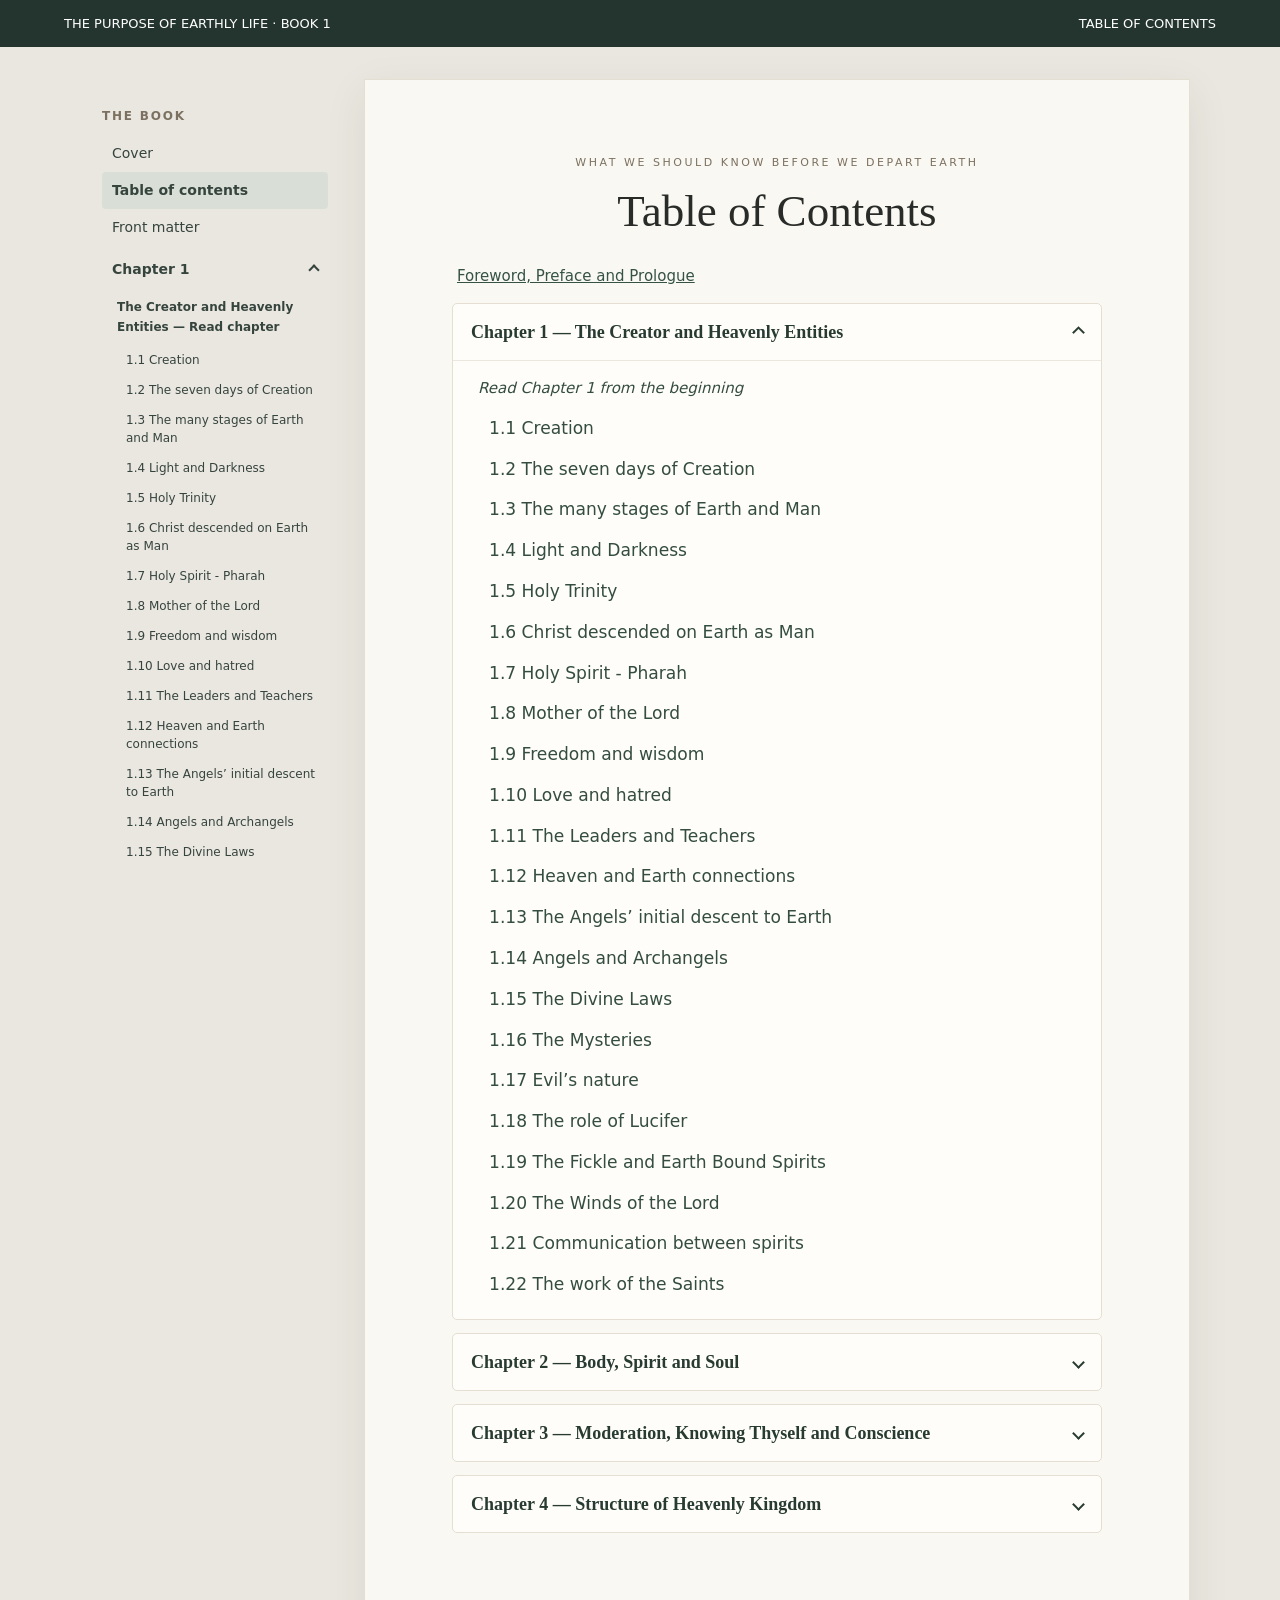
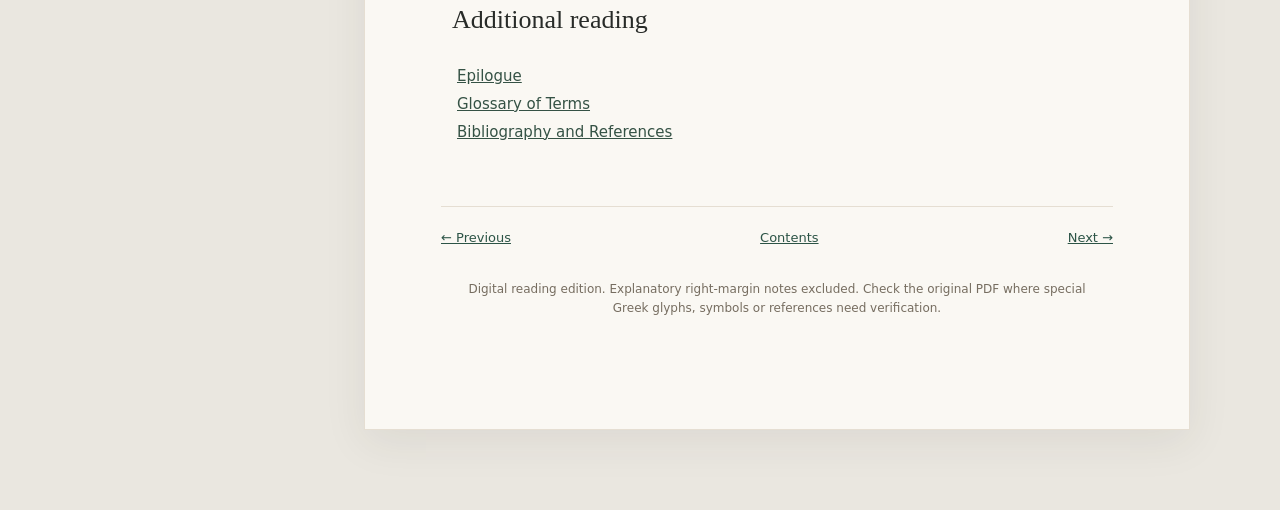
<file: contents.html>
<!doctype html><html lang="en"><head><meta charset="utf-8"><meta name="viewport" content="width=device-width,initial-scale=1"><title>Table of Contents | What we should know before we depart Earth</title><link rel="stylesheet" href="style.css"><style>
/* Expandable Contents navigation - Chapter 1 initially expanded */
.contents .chapter-group{border:1px solid #e5ded2;border-radius:5px;margin:13px 0;overflow:hidden;background:#fffdf9}
.contents .chapter-group summary{list-style:none;display:flex;align-items:center;justify-content:space-between;gap:16px;cursor:pointer;padding:15px 18px;font-weight:700;color:#283b32;line-height:1.45}
.contents .chapter-group summary::-webkit-details-marker{display:none}
.contents .chapter-group summary:hover,.contents .chapter-group summary:focus-visible{background:#eeeee8}
.contents .chapter-group summary:focus-visible{outline:2px solid #52755f;outline-offset:-2px}
.contents .chapter-indicator{border-right:2px solid currentColor;border-bottom:2px solid currentColor;width:9px;height:9px;transform:rotate(45deg);flex:none;transition:transform .15s}
.contents .chapter-group[open] .chapter-indicator{transform:rotate(225deg)}
.contents .chapter-links{border-top:1px solid #ebe6de;padding:9px 14px 14px}
.contents .chapter-links a{display:block;line-height:1.45;padding:8px 11px;text-decoration:none;color:#344d40}
.contents .chapter-links a:hover,.contents .chapter-links a:focus-visible{text-decoration:underline;background:#f3f0e9}
.contents .chapter-links .section-link{padding-left:22px;font-size:.95em}
.contents .chapter-links .chapter-open{font-style:italic}
@media(max-width:600px){.contents .chapter-group summary{padding:13px 12px}.contents .chapter-links{padding:7px}.contents .chapter-links .section-link{padding-left:13px}}
</style></head><body><div class="top"><a href="index.html">THE PURPOSE OF EARTHLY LIFE · BOOK 1</a><a href="contents.html">TABLE OF CONTENTS</a></div><div class="shell"><aside class="sidebar"><h3>THE BOOK</h3><a href="index.html">Cover</a><a href="contents.html" class="active">Table of contents</a><a href="front-matter.html">Front matter</a><details class="sidebar-chapter" open><summary><span>Chapter 1</span><span class="sidebar-chevron" aria-hidden="true"></span></summary><div class="sidebar-sections"><a class="sidebar-chapter-title" href="chapter-1.html">The Creator and Heavenly Entities — Read chapter</a><a class="sidebar-subchapter" href="chapter-1.html#section-1-1">1.1 Creation</a><a class="sidebar-subchapter" href="chapter-1.html#section-1-2">1.2 The seven days of Creation</a><a class="sidebar-subchapter" href="chapter-1.html#section-1-3">1.3 The many stages of Earth and Man</a><a class="sidebar-subchapter" href="chapter-1.html#section-1-4">1.4 Light and Darkness</a><a class="sidebar-subchapter" href="chapter-1.html#section-1-5">1.5 Holy Trinity</a><a class="sidebar-subchapter" href="chapter-1.html#section-1-6">1.6 Christ descended on Earth as Man</a><a class="sidebar-subchapter" href="chapter-1.html#section-1-7">1.7 Holy Spirit - Pharah</a><a class="sidebar-subchapter" href="chapter-1.html#section-1-8">1.8 Mother of the Lord</a><a class="sidebar-subchapter" href="chapter-1.html#section-1-9">1.9 Freedom and wisdom</a><a class="sidebar-subchapter" href="chapter-1.html#section-1-10">1.10 Love and hatred</a><a class="sidebar-subchapter" href="chapter-1.html#section-1-11">1.11 The Leaders and Teachers</a><a class="sidebar-subchapter" href="chapter-1.html#section-1-12">1.12 Heaven and Earth connections</a><a class="sidebar-subchapter" href="chapter-1.html#section-1-13">1.13 The Angels’ initial descent to Earth</a><a class="sidebar-subchapter" href="chapter-1.html#section-1-14">1.14 Angels and Archangels</a><a class="sidebar-subchapter" href="chapter-1.html#section-1-15">1.15 The Divine Laws</a><a class="sidebar-subchapter" href="chapter-1.html#section-1-16">1.16 The Mysteries</a><a class="sidebar-subchapter" href="chapter-1.html#section-1-17">1.17 Evil’s nature</a><a class="sidebar-subchapter" href="chapter-1.html#section-1-18">1.18 The role of Lucifer</a><a class="sidebar-subchapter" href="chapter-1.html#section-1-19">1.19 The Fickle and Earth Bound Spirits</a><a class="sidebar-subchapter" href="chapter-1.html#section-1-20">1.20 The Winds of the Lord</a><a class="sidebar-subchapter" href="chapter-1.html#section-1-21">1.21 Communication between spirits</a><a class="sidebar-subchapter" href="chapter-1.html#section-1-22">1.22 The work of the Saints</a></div></details><details class="sidebar-chapter"><summary><span>Chapter 2</span><span class="sidebar-chevron" aria-hidden="true"></span></summary><div class="sidebar-sections"><a class="sidebar-chapter-title" href="chapter-2.html">Body, Spirit and Soul — Read chapter</a><a class="sidebar-subchapter" href="chapter-2.html#section-2-1">2.1 Body-Soul-Spirit</a><a class="sidebar-subchapter" href="chapter-2.html#section-2-3">2.3 The word Man</a><a class="sidebar-subchapter" href="chapter-2.html#section-2-4">2.4 Soul and Spirit</a><a class="sidebar-subchapter" href="chapter-2.html#section-2-5">2.5 Symbolism of candles</a><a class="sidebar-subchapter" href="chapter-2.html#section-2-6">2.6 Matter and spirit, the opposing forces</a><a class="sidebar-subchapter" href="chapter-2.html#section-2-7">2.7 Soul strength</a><a class="sidebar-subchapter" href="chapter-2.html#section-2-8">2.8 The psychoanalysis (soul-analysis) of</a><a class="sidebar-subchapter" href="chapter-2.html#section-2-9">2.9 The Spirit is created by God</a><a class="sidebar-subchapter" href="chapter-2.html#section-2-10">2.10 Birth and Death</a><a class="sidebar-subchapter" href="chapter-2.html#section-2-11">2.11 Phenomena during death</a><a class="sidebar-subchapter" href="chapter-2.html#section-2-12">2.12  The physical body after death</a><a class="sidebar-subchapter" href="chapter-2.html#section-2-13">2.13  Euthanasia</a><a class="sidebar-subchapter" href="chapter-2.html#section-2-14">2.14 Suicide</a><a class="sidebar-subchapter" href="chapter-2.html#section-2-15">2.15 Wandering phantoms</a><a class="sidebar-subchapter" href="chapter-2.html#section-2-16">2.16 Reincarnation</a><a class="sidebar-subchapter" href="chapter-2.html#section-2-17">2.17 Metempsychosis</a><a class="sidebar-subchapter" href="chapter-2.html#section-2-18">2.18 Heavenly psycho-spiritual entities</a><a class="sidebar-subchapter" href="chapter-2.html#section-2-19">2.19 The past, the present, and</a><a class="sidebar-subchapter" href="chapter-2.html#section-2-20">2.20  When do the recalled entities</a></div></details><details class="sidebar-chapter"><summary><span>Chapter 3</span><span class="sidebar-chevron" aria-hidden="true"></span></summary><div class="sidebar-sections"><a class="sidebar-chapter-title" href="chapter-3.html">Moderation, Knowing Thyself and Conscience — Read chapter</a><a class="sidebar-subchapter" href="chapter-3.html#section-3-1">3.1 Moderation, the golden rule of the</a><a class="sidebar-subchapter" href="chapter-3.html#section-3-2">3.2 Moderation and knowing thyself</a><a class="sidebar-subchapter" href="chapter-3.html#section-3-3">3.3 The dynamic energy of</a><a class="sidebar-subchapter" href="chapter-3.html#section-3-4">3.4 Decalogue</a><a class="sidebar-subchapter" href="chapter-3.html#section-3-5">3.5 Heavenly principles</a><a class="sidebar-subchapter" href="chapter-3.html#section-3-6">3.6 The Righteousness of the Kingdom</a><a class="sidebar-subchapter" href="chapter-3.html#section-3-7">3.7 Egoism</a><a class="sidebar-subchapter" href="chapter-3.html#section-3-8">3.8 Sorrow and pain removes egoism</a><a class="sidebar-subchapter" href="chapter-3.html#section-3-9">3.9 Other forms of egoism</a><a class="sidebar-subchapter" href="chapter-3.html#section-3-10">3.10 Conscience and subconscious</a><a class="sidebar-subchapter" href="chapter-3.html#section-3-11">3.11 The obscure area of the</a><a class="sidebar-subchapter" href="chapter-3.html#section-3-12">3.12 The conscience’s infallible censure</a><a class="sidebar-subchapter" href="chapter-3.html#section-3-13">3.13 Distress due to conscience</a><a class="sidebar-subchapter" href="chapter-3.html#section-3-14">3.14 The drama within the subconscious</a><a class="sidebar-subchapter" href="chapter-3.html#section-3-15">3.15 Dreams</a><a class="sidebar-subchapter" href="chapter-3.html#section-3-16">3.16 Confession</a><a class="sidebar-subchapter" href="chapter-3.html#section-3-17">3.17 Self sacrifice</a><a class="sidebar-subchapter" href="chapter-3.html#section-3-18">3.18   A and B Quality entities</a><a class="sidebar-subchapter" href="chapter-3.html#section-3-19">3.19 Purity has 24 stages</a><a class="sidebar-subchapter" href="chapter-3.html#section-3-20">3.20 Punishment of entities on Earth</a></div></details><details class="sidebar-chapter"><summary><span>Chapter 4</span><span class="sidebar-chevron" aria-hidden="true"></span></summary><div class="sidebar-sections"><a class="sidebar-chapter-title" href="chapter-4.html">Structure of Heavenly Kingdom — Read chapter</a><a class="sidebar-subchapter" href="chapter-4.html#section-4-1">4.1 Overview of Heavenly structure</a><a class="sidebar-subchapter" href="chapter-4.html#section-4-2">4.2 Station Alpha</a><a class="sidebar-subchapter" href="chapter-4.html#section-4-3">4.3 Klimaka</a><a class="sidebar-subchapter" href="chapter-4.html#section-4-4">4.4 Kerveros</a><a class="sidebar-subchapter" href="chapter-4.html#section-4-5">4.5 The Transit Centre</a><a class="sidebar-subchapter" href="chapter-4.html#section-4-6">4.6 Centre of Accountability</a><a class="sidebar-subchapter" href="chapter-4.html#section-4-7">4.7 Within the Transit Centre</a><a class="sidebar-subchapter" href="chapter-4.html#section-4-8">4.8 Hell, does it exist?</a><a class="sidebar-subchapter" href="chapter-4.html#section-4-9">4.9 Punished entities</a><a class="sidebar-subchapter" href="chapter-4.html#section-4-10">4.10 Fishing the fickle spirits</a><a class="sidebar-subchapter" href="chapter-4.html#section-4-11">4.11 The Alpha to Omega of evolution</a><a class="sidebar-subchapter" href="chapter-4.html#section-4-12">4.12 Station  (omega)</a><a class="sidebar-subchapter" href="chapter-4.html#section-4-13">4.13 How you will rediscover the lost</a><a class="sidebar-subchapter" href="chapter-4.html#section-4-14">4.14 Centre of Spiritual Splendour</a><a class="sidebar-subchapter" href="chapter-4.html#section-4-15">4.15  The 13 Councils</a><a class="sidebar-subchapter" href="chapter-4.html#section-4-16">4.16 The Palace of the Lord and His Stars</a><a class="sidebar-subchapter" href="chapter-4.html#section-4-17">4.17 The Council of the Lord</a><a class="sidebar-subchapter" href="chapter-4.html#section-4-18">4.18 The past, the present and the</a><a class="sidebar-subchapter" href="chapter-4.html#section-4-19">4.19 Other Councils</a><a class="sidebar-subchapter" href="chapter-4.html#section-4-20">4. 20 The Will of the Lord is counsel</a></div></details><a href="epilogue.html">Epilogue</a><a href="glossary.html">Glossary of Terms</a><a href="bibliography.html">Bibliography and References</a><a href="original.pdf" download>Original PDF ↓</a></aside><main class="sheet"><div class="eyebrow">WHAT WE SHOULD KNOW BEFORE WE DEPART EARTH</div><h1>Table of Contents</h1><div class="bodycopy"><div class="contents"><a href="front-matter.html">Foreword, Preface and Prologue</a><details class="chapter-group" open><summary><span class="chapter-label">Chapter 1 — The Creator and Heavenly Entities</span><span class="chapter-indicator" aria-hidden="true"></span></summary><div class="chapter-links"><a class="chapter-open" href="chapter-1.html">Read Chapter 1 from the beginning</a><a class="section-link" href="chapter-1.html#section-1-1">1.1 Creation</a><a class="section-link" href="chapter-1.html#section-1-2">1.2 The seven days of Creation</a><a class="section-link" href="chapter-1.html#section-1-3">1.3 The many stages of Earth and Man</a><a class="section-link" href="chapter-1.html#section-1-4">1.4 Light and Darkness</a><a class="section-link" href="chapter-1.html#section-1-5">1.5 Holy Trinity</a><a class="section-link" href="chapter-1.html#section-1-6">1.6 Christ descended on Earth as Man</a><a class="section-link" href="chapter-1.html#section-1-7">1.7 Holy Spirit - Pharah</a><a class="section-link" href="chapter-1.html#section-1-8">1.8 Mother of the Lord</a><a class="section-link" href="chapter-1.html#section-1-9">1.9 Freedom and wisdom</a><a class="section-link" href="chapter-1.html#section-1-10">1.10 Love and hatred</a><a class="section-link" href="chapter-1.html#section-1-11">1.11 The Leaders and Teachers</a><a class="section-link" href="chapter-1.html#section-1-12">1.12 Heaven and Earth connections</a><a class="section-link" href="chapter-1.html#section-1-13">1.13 The Angels’ initial descent to Earth</a><a class="section-link" href="chapter-1.html#section-1-14">1.14 Angels and Archangels</a><a class="section-link" href="chapter-1.html#section-1-15">1.15 The Divine Laws</a><a class="section-link" href="chapter-1.html#section-1-16">1.16 The Mysteries</a><a class="section-link" href="chapter-1.html#section-1-17">1.17 Evil’s nature</a><a class="section-link" href="chapter-1.html#section-1-18">1.18 The role of Lucifer</a><a class="section-link" href="chapter-1.html#section-1-19">1.19 The Fickle and Earth Bound Spirits</a><a class="section-link" href="chapter-1.html#section-1-20">1.20 The Winds of the Lord</a><a class="section-link" href="chapter-1.html#section-1-21">1.21 Communication between spirits</a><a class="section-link" href="chapter-1.html#section-1-22">1.22 The work of the Saints</a></div></details><details class="chapter-group"><summary><span class="chapter-label">Chapter 2 — Body, Spirit and Soul</span><span class="chapter-indicator" aria-hidden="true"></span></summary><div class="chapter-links"><a class="chapter-open" href="chapter-2.html">Read Chapter 2 from the beginning</a><a class="section-link" href="chapter-2.html#section-2-1">2.1 Body-Soul-Spirit</a><a class="section-link" href="chapter-2.html#section-2-3">2.3 The word Man</a><a class="section-link" href="chapter-2.html#section-2-4">2.4 Soul and Spirit</a><a class="section-link" href="chapter-2.html#section-2-5">2.5 Symbolism of candles</a><a class="section-link" href="chapter-2.html#section-2-6">2.6 Matter and spirit, the opposing forces</a><a class="section-link" href="chapter-2.html#section-2-7">2.7 Soul strength</a><a class="section-link" href="chapter-2.html#section-2-8">2.8 The psychoanalysis (soul-analysis) of</a><a class="section-link" href="chapter-2.html#section-2-9">2.9 The Spirit is created by God</a><a class="section-link" href="chapter-2.html#section-2-10">2.10 Birth and Death</a><a class="section-link" href="chapter-2.html#section-2-11">2.11 Phenomena during death</a><a class="section-link" href="chapter-2.html#section-2-12">2.12  The physical body after death</a><a class="section-link" href="chapter-2.html#section-2-13">2.13  Euthanasia</a><a class="section-link" href="chapter-2.html#section-2-14">2.14 Suicide</a><a class="section-link" href="chapter-2.html#section-2-15">2.15 Wandering phantoms</a><a class="section-link" href="chapter-2.html#section-2-16">2.16 Reincarnation</a><a class="section-link" href="chapter-2.html#section-2-17">2.17 Metempsychosis</a><a class="section-link" href="chapter-2.html#section-2-18">2.18 Heavenly psycho-spiritual entities</a><a class="section-link" href="chapter-2.html#section-2-19">2.19 The past, the present, and</a><a class="section-link" href="chapter-2.html#section-2-20">2.20  When do the recalled entities</a></div></details><details class="chapter-group"><summary><span class="chapter-label">Chapter 3 — Moderation, Knowing Thyself and Conscience</span><span class="chapter-indicator" aria-hidden="true"></span></summary><div class="chapter-links"><a class="chapter-open" href="chapter-3.html">Read Chapter 3 from the beginning</a><a class="section-link" href="chapter-3.html#section-3-1">3.1 Moderation, the golden rule of the</a><a class="section-link" href="chapter-3.html#section-3-2">3.2 Moderation and knowing thyself</a><a class="section-link" href="chapter-3.html#section-3-3">3.3 The dynamic energy of</a><a class="section-link" href="chapter-3.html#section-3-4">3.4 Decalogue</a><a class="section-link" href="chapter-3.html#section-3-5">3.5 Heavenly principles</a><a class="section-link" href="chapter-3.html#section-3-6">3.6 The Righteousness of the Kingdom</a><a class="section-link" href="chapter-3.html#section-3-7">3.7 Egoism</a><a class="section-link" href="chapter-3.html#section-3-8">3.8 Sorrow and pain removes egoism</a><a class="section-link" href="chapter-3.html#section-3-9">3.9 Other forms of egoism</a><a class="section-link" href="chapter-3.html#section-3-10">3.10 Conscience and subconscious</a><a class="section-link" href="chapter-3.html#section-3-11">3.11 The obscure area of the</a><a class="section-link" href="chapter-3.html#section-3-12">3.12 The conscience’s infallible censure</a><a class="section-link" href="chapter-3.html#section-3-13">3.13 Distress due to conscience</a><a class="section-link" href="chapter-3.html#section-3-14">3.14 The drama within the subconscious</a><a class="section-link" href="chapter-3.html#section-3-15">3.15 Dreams</a><a class="section-link" href="chapter-3.html#section-3-16">3.16 Confession</a><a class="section-link" href="chapter-3.html#section-3-17">3.17 Self sacrifice</a><a class="section-link" href="chapter-3.html#section-3-18">3.18   A and B Quality entities</a><a class="section-link" href="chapter-3.html#section-3-19">3.19 Purity has 24 stages</a><a class="section-link" href="chapter-3.html#section-3-20">3.20 Punishment of entities on Earth</a></div></details><details class="chapter-group"><summary><span class="chapter-label">Chapter 4 — Structure of Heavenly Kingdom</span><span class="chapter-indicator" aria-hidden="true"></span></summary><div class="chapter-links"><a class="chapter-open" href="chapter-4.html">Read Chapter 4 from the beginning</a><a class="section-link" href="chapter-4.html#section-4-1">4.1 Overview of Heavenly structure</a><a class="section-link" href="chapter-4.html#section-4-2">4.2 Station Alpha</a><a class="section-link" href="chapter-4.html#section-4-3">4.3 Klimaka</a><a class="section-link" href="chapter-4.html#section-4-4">4.4 Kerveros</a><a class="section-link" href="chapter-4.html#section-4-5">4.5 The Transit Centre</a><a class="section-link" href="chapter-4.html#section-4-6">4.6 Centre of Accountability</a><a class="section-link" href="chapter-4.html#section-4-7">4.7 Within the Transit Centre</a><a class="section-link" href="chapter-4.html#section-4-8">4.8 Hell, does it exist?</a><a class="section-link" href="chapter-4.html#section-4-9">4.9 Punished entities</a><a class="section-link" href="chapter-4.html#section-4-10">4.10 Fishing the fickle spirits</a><a class="section-link" href="chapter-4.html#section-4-11">4.11 The Alpha to Omega of evolution</a><a class="section-link" href="chapter-4.html#section-4-12">4.12 Station  (omega)</a><a class="section-link" href="chapter-4.html#section-4-13">4.13 How you will rediscover the lost</a><a class="section-link" href="chapter-4.html#section-4-14">4.14 Centre of Spiritual Splendour</a><a class="section-link" href="chapter-4.html#section-4-15">4.15  The 13 Councils</a><a class="section-link" href="chapter-4.html#section-4-16">4.16 The Palace of the Lord and His Stars</a><a class="section-link" href="chapter-4.html#section-4-17">4.17 The Council of the Lord</a><a class="section-link" href="chapter-4.html#section-4-18">4.18 The past, the present and the</a><a class="section-link" href="chapter-4.html#section-4-19">4.19 Other Councils</a><a class="section-link" href="chapter-4.html#section-4-20">4. 20 The Will of the Lord is counsel</a></div></details><h2>Additional reading</h2><a href="epilogue.html">Epilogue</a><a href="glossary.html">Glossary of Terms</a><a href="bibliography.html">Bibliography and References</a></div></div><nav class="end"><a href="index.html">← Previous</a><a href="contents.html">Contents</a><a href="chapter-1.html">Next →</a></nav><p class="notice">Digital reading edition. Explanatory right-margin notes excluded. Check the original PDF where special Greek glyphs, symbols or references need verification.</p></main></div></body></html>
</file>
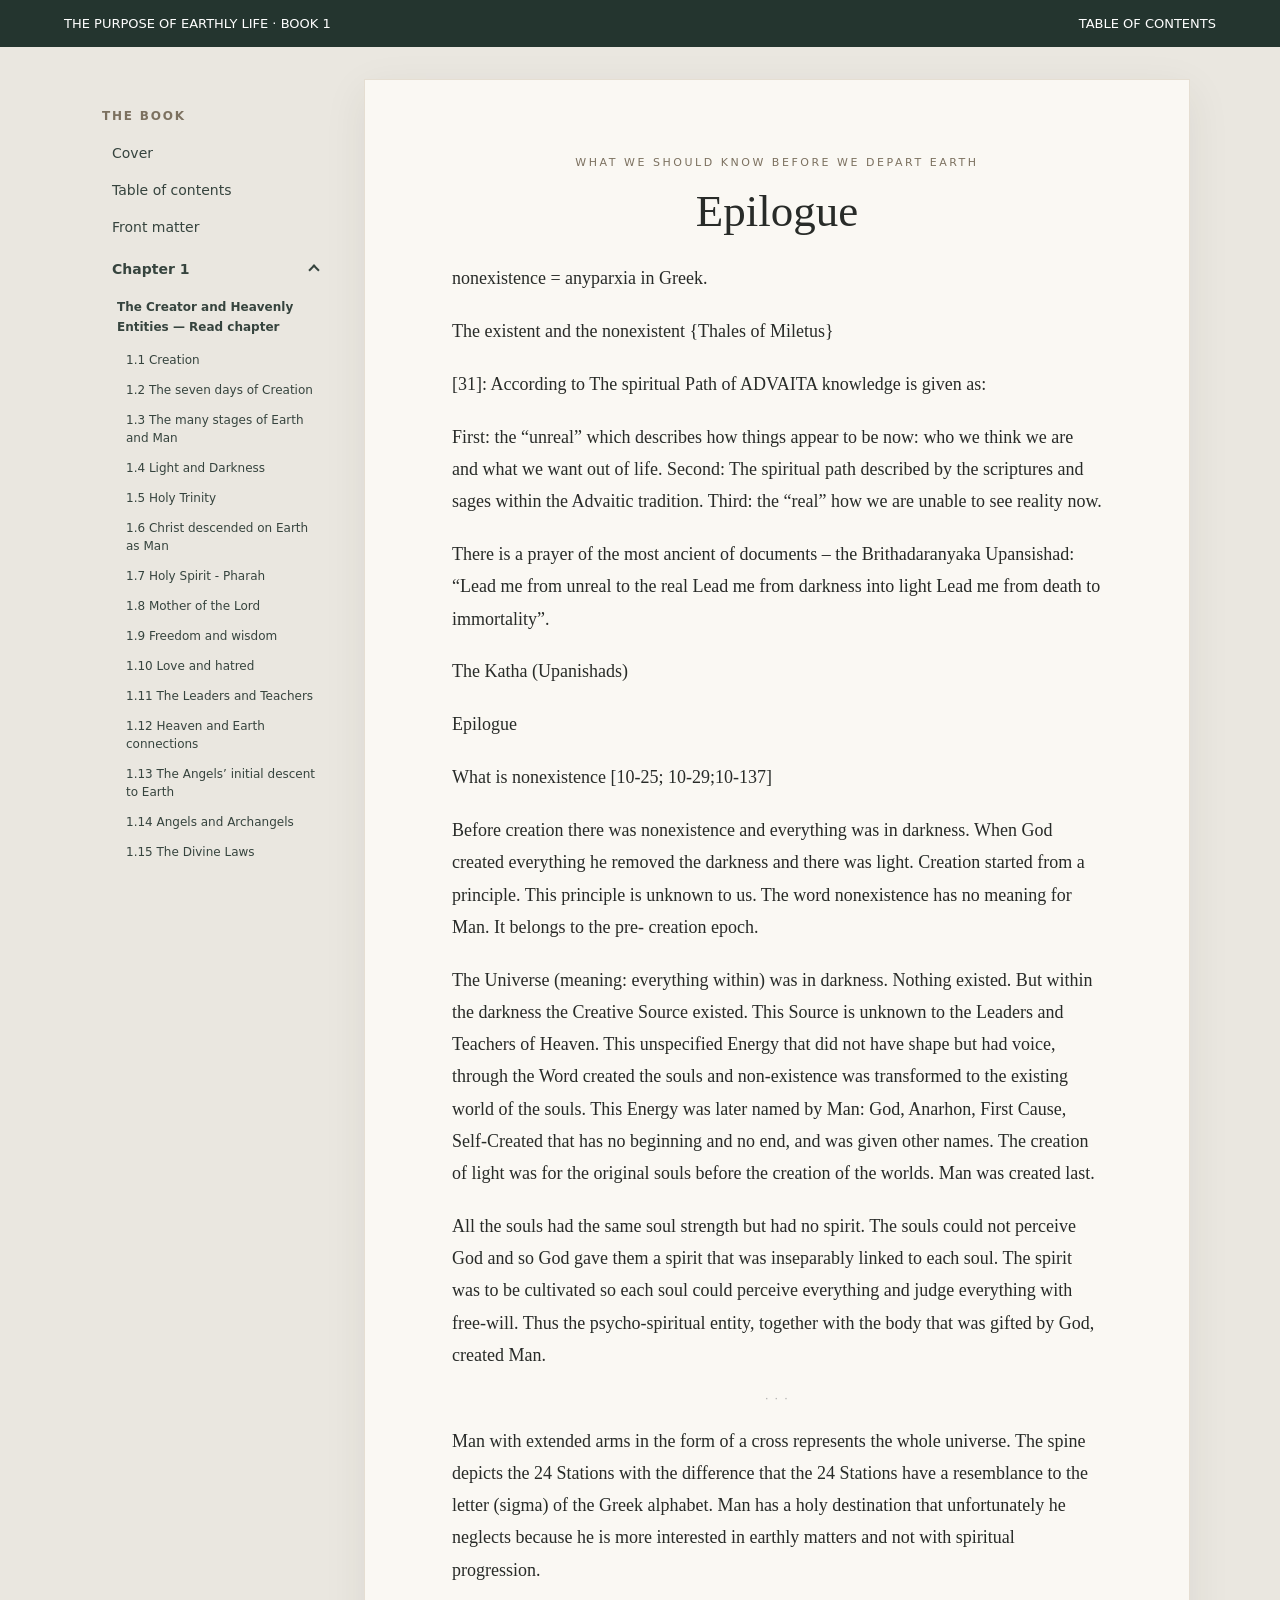
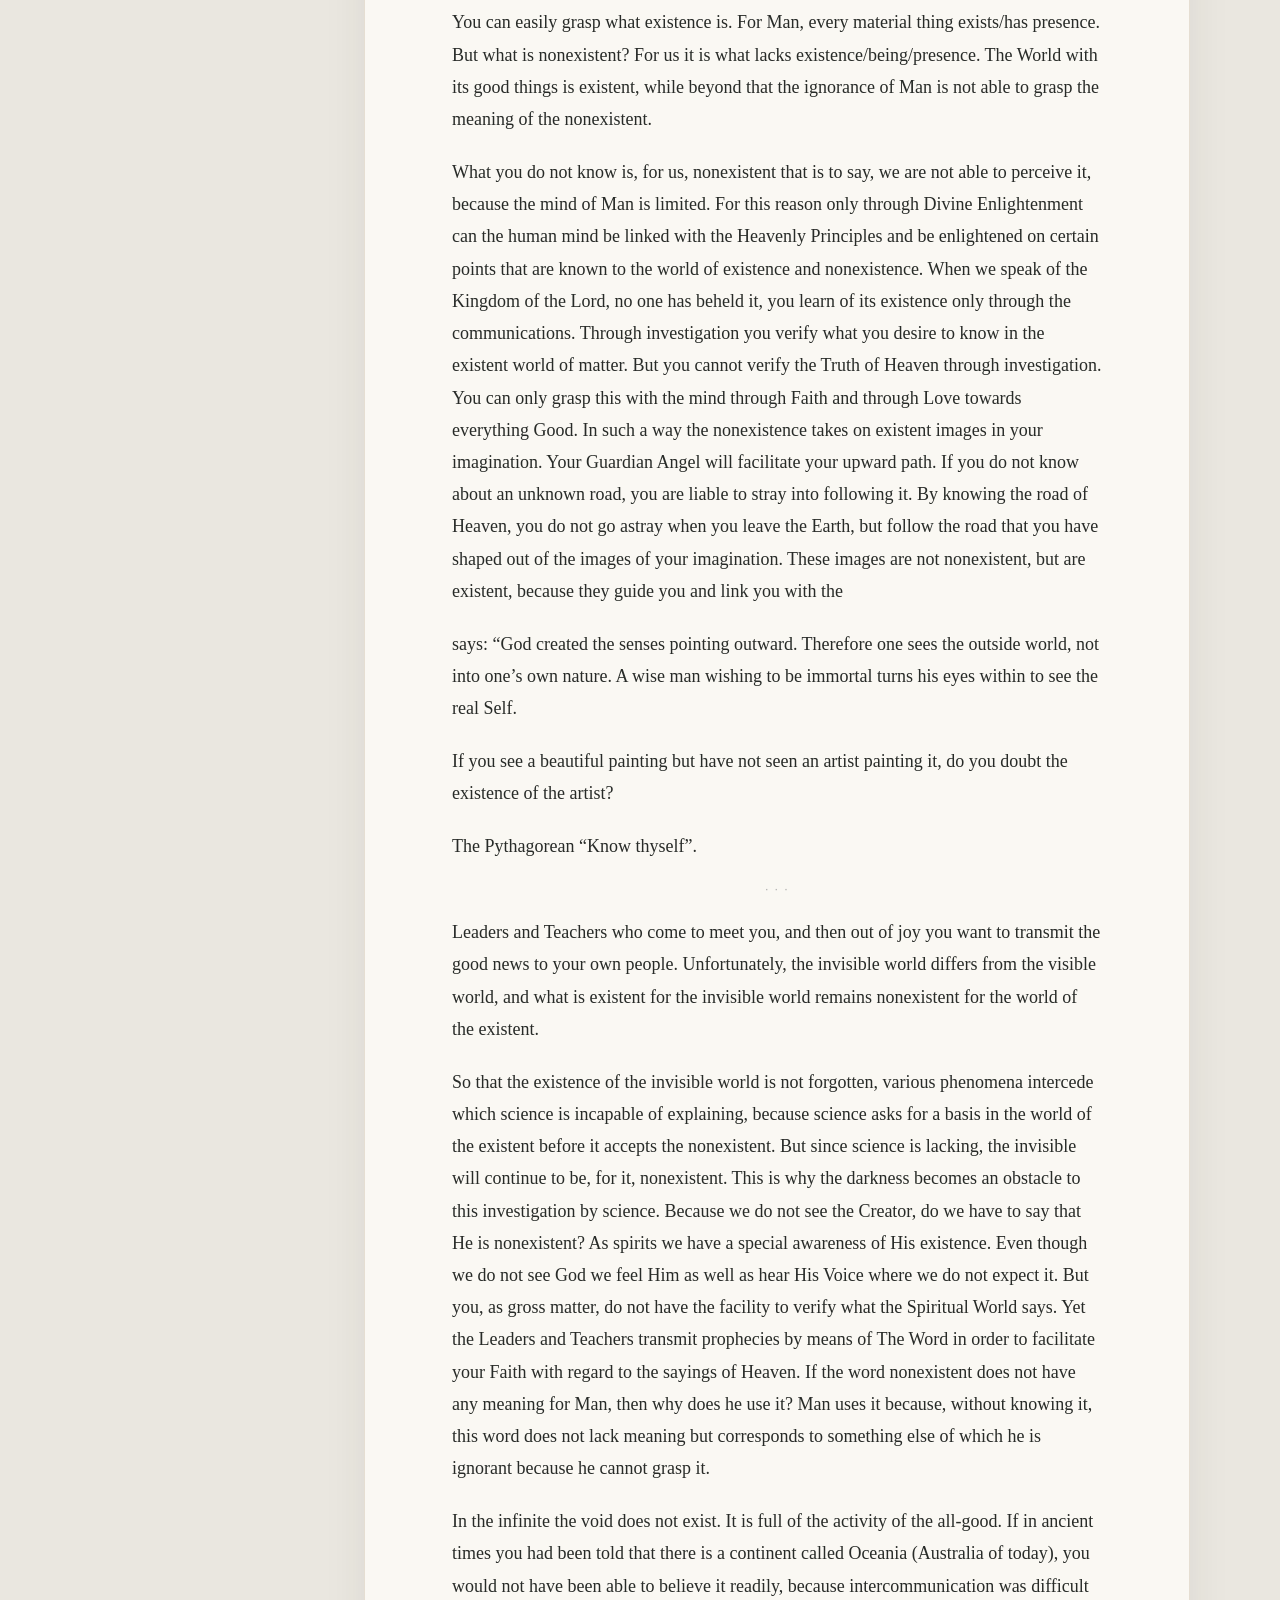
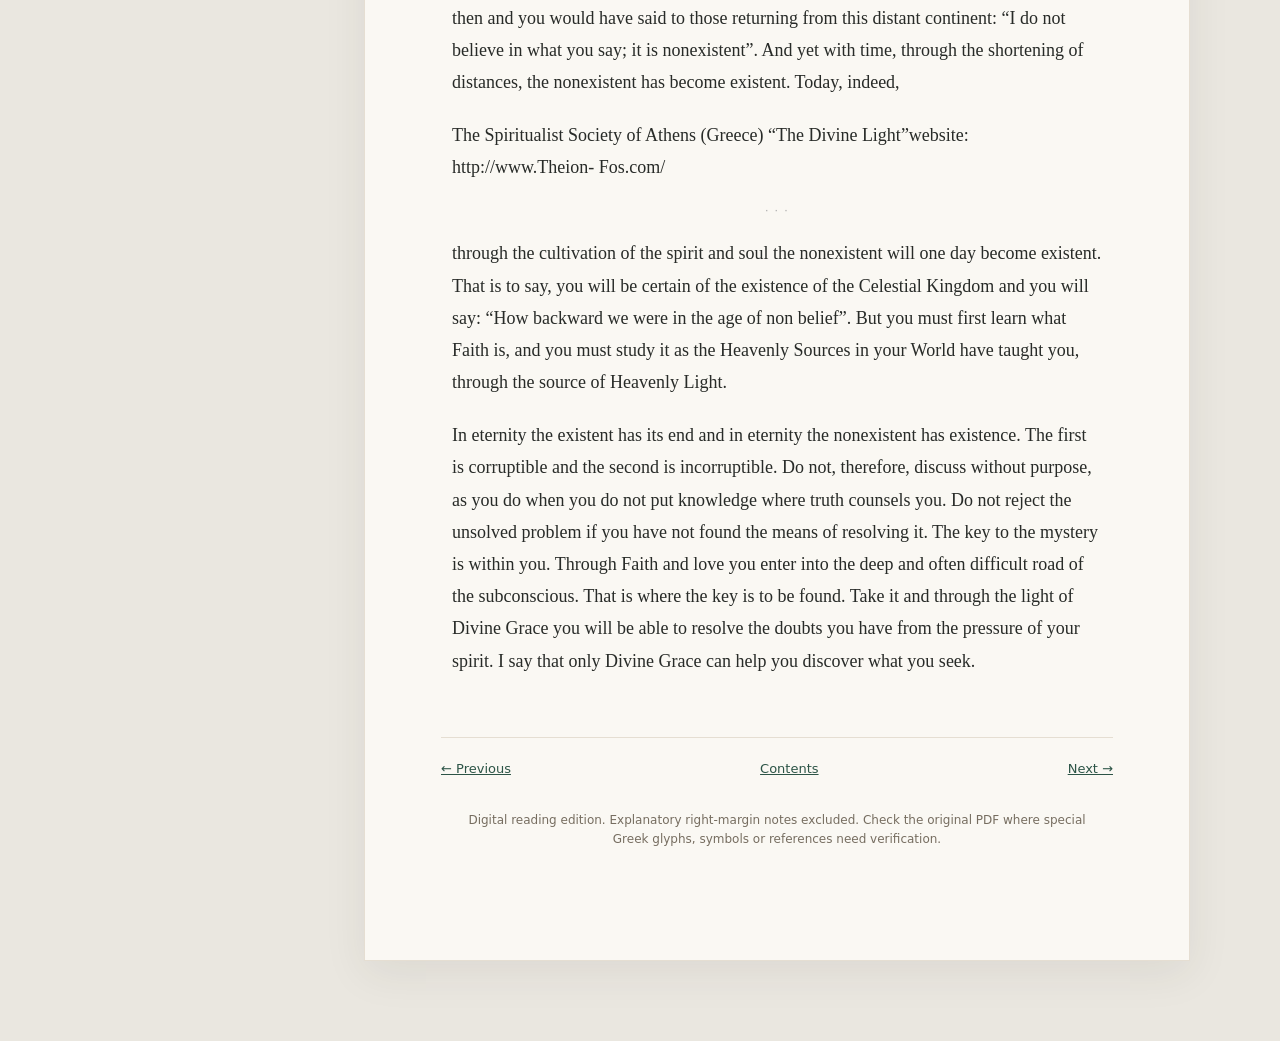
<file: epilogue.html>
<!doctype html><html lang="en"><head><meta charset="utf-8"><meta name="viewport" content="width=device-width,initial-scale=1"><title>Epilogue | What we should know before we depart Earth</title><link rel="stylesheet" href="style.css"></head><body><div class="top"><a href="index.html">THE PURPOSE OF EARTHLY LIFE · BOOK 1</a><a href="contents.html">TABLE OF CONTENTS</a></div><div class="shell"><aside class="sidebar"><h3>THE BOOK</h3><a href="index.html">Cover</a><a href="contents.html">Table of contents</a><a href="front-matter.html">Front matter</a><details class="sidebar-chapter" open><summary><span>Chapter 1</span><span class="sidebar-chevron" aria-hidden="true"></span></summary><div class="sidebar-sections"><a class="sidebar-chapter-title" href="chapter-1.html">The Creator and Heavenly Entities — Read chapter</a><a class="sidebar-subchapter" href="chapter-1.html#section-1-1">1.1 Creation</a><a class="sidebar-subchapter" href="chapter-1.html#section-1-2">1.2 The seven days of Creation</a><a class="sidebar-subchapter" href="chapter-1.html#section-1-3">1.3 The many stages of Earth and Man</a><a class="sidebar-subchapter" href="chapter-1.html#section-1-4">1.4 Light and Darkness</a><a class="sidebar-subchapter" href="chapter-1.html#section-1-5">1.5 Holy Trinity</a><a class="sidebar-subchapter" href="chapter-1.html#section-1-6">1.6 Christ descended on Earth as Man</a><a class="sidebar-subchapter" href="chapter-1.html#section-1-7">1.7 Holy Spirit - Pharah</a><a class="sidebar-subchapter" href="chapter-1.html#section-1-8">1.8 Mother of the Lord</a><a class="sidebar-subchapter" href="chapter-1.html#section-1-9">1.9 Freedom and wisdom</a><a class="sidebar-subchapter" href="chapter-1.html#section-1-10">1.10 Love and hatred</a><a class="sidebar-subchapter" href="chapter-1.html#section-1-11">1.11 The Leaders and Teachers</a><a class="sidebar-subchapter" href="chapter-1.html#section-1-12">1.12 Heaven and Earth connections</a><a class="sidebar-subchapter" href="chapter-1.html#section-1-13">1.13 The Angels’ initial descent to Earth</a><a class="sidebar-subchapter" href="chapter-1.html#section-1-14">1.14 Angels and Archangels</a><a class="sidebar-subchapter" href="chapter-1.html#section-1-15">1.15 The Divine Laws</a><a class="sidebar-subchapter" href="chapter-1.html#section-1-16">1.16 The Mysteries</a><a class="sidebar-subchapter" href="chapter-1.html#section-1-17">1.17 Evil’s nature</a><a class="sidebar-subchapter" href="chapter-1.html#section-1-18">1.18 The role of Lucifer</a><a class="sidebar-subchapter" href="chapter-1.html#section-1-19">1.19 The Fickle and Earth Bound Spirits</a><a class="sidebar-subchapter" href="chapter-1.html#section-1-20">1.20 The Winds of the Lord</a><a class="sidebar-subchapter" href="chapter-1.html#section-1-21">1.21 Communication between spirits</a><a class="sidebar-subchapter" href="chapter-1.html#section-1-22">1.22 The work of the Saints</a></div></details><details class="sidebar-chapter"><summary><span>Chapter 2</span><span class="sidebar-chevron" aria-hidden="true"></span></summary><div class="sidebar-sections"><a class="sidebar-chapter-title" href="chapter-2.html">Body, Spirit and Soul — Read chapter</a><a class="sidebar-subchapter" href="chapter-2.html#section-2-1">2.1 Body-Soul-Spirit</a><a class="sidebar-subchapter" href="chapter-2.html#section-2-3">2.3 The word Man</a><a class="sidebar-subchapter" href="chapter-2.html#section-2-4">2.4 Soul and Spirit</a><a class="sidebar-subchapter" href="chapter-2.html#section-2-5">2.5 Symbolism of candles</a><a class="sidebar-subchapter" href="chapter-2.html#section-2-6">2.6 Matter and spirit, the opposing forces</a><a class="sidebar-subchapter" href="chapter-2.html#section-2-7">2.7 Soul strength</a><a class="sidebar-subchapter" href="chapter-2.html#section-2-8">2.8 The psychoanalysis (soul-analysis) of</a><a class="sidebar-subchapter" href="chapter-2.html#section-2-9">2.9 The Spirit is created by God</a><a class="sidebar-subchapter" href="chapter-2.html#section-2-10">2.10 Birth and Death</a><a class="sidebar-subchapter" href="chapter-2.html#section-2-11">2.11 Phenomena during death</a><a class="sidebar-subchapter" href="chapter-2.html#section-2-12">2.12  The physical body after death</a><a class="sidebar-subchapter" href="chapter-2.html#section-2-13">2.13  Euthanasia</a><a class="sidebar-subchapter" href="chapter-2.html#section-2-14">2.14 Suicide</a><a class="sidebar-subchapter" href="chapter-2.html#section-2-15">2.15 Wandering phantoms</a><a class="sidebar-subchapter" href="chapter-2.html#section-2-16">2.16 Reincarnation</a><a class="sidebar-subchapter" href="chapter-2.html#section-2-17">2.17 Metempsychosis</a><a class="sidebar-subchapter" href="chapter-2.html#section-2-18">2.18 Heavenly psycho-spiritual entities</a><a class="sidebar-subchapter" href="chapter-2.html#section-2-19">2.19 The past, the present, and</a><a class="sidebar-subchapter" href="chapter-2.html#section-2-20">2.20  When do the recalled entities</a></div></details><details class="sidebar-chapter"><summary><span>Chapter 3</span><span class="sidebar-chevron" aria-hidden="true"></span></summary><div class="sidebar-sections"><a class="sidebar-chapter-title" href="chapter-3.html">Moderation, Knowing Thyself and Conscience — Read chapter</a><a class="sidebar-subchapter" href="chapter-3.html#section-3-1">3.1 Moderation, the golden rule of the</a><a class="sidebar-subchapter" href="chapter-3.html#section-3-2">3.2 Moderation and knowing thyself</a><a class="sidebar-subchapter" href="chapter-3.html#section-3-3">3.3 The dynamic energy of</a><a class="sidebar-subchapter" href="chapter-3.html#section-3-4">3.4 Decalogue</a><a class="sidebar-subchapter" href="chapter-3.html#section-3-5">3.5 Heavenly principles</a><a class="sidebar-subchapter" href="chapter-3.html#section-3-6">3.6 The Righteousness of the Kingdom</a><a class="sidebar-subchapter" href="chapter-3.html#section-3-7">3.7 Egoism</a><a class="sidebar-subchapter" href="chapter-3.html#section-3-8">3.8 Sorrow and pain removes egoism</a><a class="sidebar-subchapter" href="chapter-3.html#section-3-9">3.9 Other forms of egoism</a><a class="sidebar-subchapter" href="chapter-3.html#section-3-10">3.10 Conscience and subconscious</a><a class="sidebar-subchapter" href="chapter-3.html#section-3-11">3.11 The obscure area of the</a><a class="sidebar-subchapter" href="chapter-3.html#section-3-12">3.12 The conscience’s infallible censure</a><a class="sidebar-subchapter" href="chapter-3.html#section-3-13">3.13 Distress due to conscience</a><a class="sidebar-subchapter" href="chapter-3.html#section-3-14">3.14 The drama within the subconscious</a><a class="sidebar-subchapter" href="chapter-3.html#section-3-15">3.15 Dreams</a><a class="sidebar-subchapter" href="chapter-3.html#section-3-16">3.16 Confession</a><a class="sidebar-subchapter" href="chapter-3.html#section-3-17">3.17 Self sacrifice</a><a class="sidebar-subchapter" href="chapter-3.html#section-3-18">3.18   A and B Quality entities</a><a class="sidebar-subchapter" href="chapter-3.html#section-3-19">3.19 Purity has 24 stages</a><a class="sidebar-subchapter" href="chapter-3.html#section-3-20">3.20 Punishment of entities on Earth</a></div></details><details class="sidebar-chapter"><summary><span>Chapter 4</span><span class="sidebar-chevron" aria-hidden="true"></span></summary><div class="sidebar-sections"><a class="sidebar-chapter-title" href="chapter-4.html">Structure of Heavenly Kingdom — Read chapter</a><a class="sidebar-subchapter" href="chapter-4.html#section-4-1">4.1 Overview of Heavenly structure</a><a class="sidebar-subchapter" href="chapter-4.html#section-4-2">4.2 Station Alpha</a><a class="sidebar-subchapter" href="chapter-4.html#section-4-3">4.3 Klimaka</a><a class="sidebar-subchapter" href="chapter-4.html#section-4-4">4.4 Kerveros</a><a class="sidebar-subchapter" href="chapter-4.html#section-4-5">4.5 The Transit Centre</a><a class="sidebar-subchapter" href="chapter-4.html#section-4-6">4.6 Centre of Accountability</a><a class="sidebar-subchapter" href="chapter-4.html#section-4-7">4.7 Within the Transit Centre</a><a class="sidebar-subchapter" href="chapter-4.html#section-4-8">4.8 Hell, does it exist?</a><a class="sidebar-subchapter" href="chapter-4.html#section-4-9">4.9 Punished entities</a><a class="sidebar-subchapter" href="chapter-4.html#section-4-10">4.10 Fishing the fickle spirits</a><a class="sidebar-subchapter" href="chapter-4.html#section-4-11">4.11 The Alpha to Omega of evolution</a><a class="sidebar-subchapter" href="chapter-4.html#section-4-12">4.12 Station  (omega)</a><a class="sidebar-subchapter" href="chapter-4.html#section-4-13">4.13 How you will rediscover the lost</a><a class="sidebar-subchapter" href="chapter-4.html#section-4-14">4.14 Centre of Spiritual Splendour</a><a class="sidebar-subchapter" href="chapter-4.html#section-4-15">4.15  The 13 Councils</a><a class="sidebar-subchapter" href="chapter-4.html#section-4-16">4.16 The Palace of the Lord and His Stars</a><a class="sidebar-subchapter" href="chapter-4.html#section-4-17">4.17 The Council of the Lord</a><a class="sidebar-subchapter" href="chapter-4.html#section-4-18">4.18 The past, the present and the</a><a class="sidebar-subchapter" href="chapter-4.html#section-4-19">4.19 Other Councils</a><a class="sidebar-subchapter" href="chapter-4.html#section-4-20">4. 20 The Will of the Lord is counsel</a></div></details><a href="epilogue.html" class="active">Epilogue</a><a href="glossary.html">Glossary of Terms</a><a href="bibliography.html">Bibliography and References</a><a href="original.pdf" download>Original PDF ↓</a></aside><main class="sheet"><div class="eyebrow">WHAT WE SHOULD KNOW BEFORE WE DEPART EARTH</div><h1>Epilogue</h1><div class="bodycopy"><p>nonexistence = anyparxia in Greek.</p>
<p>The existent and the nonexistent {Thales of Miletus}</p>
<p>[31]: According to The spiritual Path of ADVAITA knowledge is given as:</p>
<p>First: the “unreal” which describes how things appear to be now: who we think we are and what we want out of life. Second: The spiritual path described by the scriptures and sages within the Advaitic tradition. Third: the “real” how we are unable to see reality now.</p>
<p>There is a prayer of the most ancient of documents – the Brithadaranyaka Upansishad: “Lead me from unreal to the real Lead me from darkness into light Lead me from death to immortality”.</p>
<p>The Katha (Upanishads)</p>
<p>Epilogue</p>
<p>What is nonexistence [10-25; 10-29;10-137]</p>
<p>Before creation there was nonexistence and everything was in darkness. When God created everything he removed the darkness and there was light. Creation started from a principle. This principle is unknown to us. The word nonexistence has no meaning for Man. It belongs to the pre- creation epoch.</p>
<p>The Universe (meaning: everything within) was in darkness. Nothing existed. But within the darkness the Creative Source existed. This Source is unknown to the Leaders and Teachers of Heaven. This unspecified Energy that did not have shape but had voice, through the Word created the souls and non-existence was transformed to the existing world of the souls. This Energy was later named by Man: God, Anarhon, First Cause, Self-Created that has no beginning and no end, and was given other names. The creation of light was for the original souls before the creation of the worlds. Man was created last.</p>
<p>All the souls had the same soul strength but had no spirit. The souls could not perceive God and so God gave them a spirit that was inseparably linked to each soul. The spirit was to be cultivated so each soul could perceive everything and judge everything with free-will. Thus the psycho-spiritual entity, together with the body that was gifted by God, created Man.</p><div class="pagebreak" id="pdf-page-202">· · ·</div><p>Man with extended arms in the form of a cross represents the whole universe. The spine depicts the 24 Stations with the difference that the 24 Stations have a resemblance to the letter (sigma) of the Greek alphabet. Man has a holy destination that unfortunately he neglects because he is more interested in earthly matters and not with spiritual progression.</p>
<p>You can easily grasp what existence is. For Man, every material thing exists/has presence. But what is nonexistent? For us it is what lacks existence/being/presence. The World with its good things is existent, while beyond that the ignorance of Man is not able to grasp the meaning of the nonexistent.</p>
<p>What you do not know is, for us, nonexistent that is to say, we are not able to perceive it, because the mind of Man is limited. For this reason only through Divine Enlightenment can the human mind be linked with the Heavenly Principles and be enlightened on certain points that are known to the world of existence and nonexistence. When we speak of the Kingdom of the Lord, no one has beheld it, you learn of its existence only through the communications. Through investigation you verify what you desire to know in the existent world of matter. But you cannot verify the Truth of Heaven through investigation. You can only grasp this with the mind through Faith and through Love towards everything Good. In such a way the nonexistence takes on existent images in your imagination. Your Guardian Angel will facilitate your upward path. If you do not know about an unknown road, you are liable to stray into following it. By knowing the road of Heaven, you do not go astray when you leave the Earth, but follow the road that you have shaped out of the images of your imagination. These images are not nonexistent, but are existent, because they guide you and link you with the</p>
<p>says: “God created the senses pointing outward. Therefore one sees the outside world, not into one’s own nature. A wise man wishing to be immortal turns his eyes within to see the real Self.</p>
<p>If you see a beautiful painting but have not seen an artist painting it, do you doubt the existence of the artist?</p>
<p>The Pythagorean “Know thyself”.</p><div class="pagebreak" id="pdf-page-203">· · ·</div><p>Leaders and Teachers who come to meet you, and then out of joy you want to transmit the good news to your own people. Unfortunately, the invisible world differs from the visible world, and what is existent for the invisible world remains nonexistent for the world of the existent.</p>
<p>So that the existence of the invisible world is not forgotten, various phenomena intercede which science is incapable of explaining, because science asks for a basis in the world of the existent before it accepts the nonexistent. But since science is lacking, the invisible will continue to be, for it, nonexistent. This is why the darkness becomes an obstacle to this investigation by science. Because we do not see the Creator, do we have to say that He is nonexistent? As spirits we have a special awareness of His existence. Even though we do not see God we feel Him as well as hear His Voice where we do not expect it. But you, as gross matter, do not have the facility to verify what the Spiritual World says. Yet the Leaders and Teachers transmit prophecies by means of The Word in order to facilitate your Faith with regard to the sayings of Heaven. If the word nonexistent does not have any meaning for Man, then why does he use it? Man uses it because, without knowing it, this word does not lack meaning but corresponds to something else of which he is ignorant because he cannot grasp it.</p>
<p>In the infinite the void does not exist. It is full of the activity of the all-good. If in ancient times you had been told that there is a continent called Oceania (Australia of today), you would not have been able to believe it readily, because intercommunication was difficult then and you would have said to those returning from this distant continent: “I do not believe in what you say; it is nonexistent”. And yet with time, through the shortening of distances, the nonexistent has become existent. Today, indeed,</p>
<p>The Spiritualist Society of Athens (Greece) “The Divine Light”website: http://www.Theion- Fos.com/</p><div class="pagebreak" id="pdf-page-204">· · ·</div><p>through the cultivation of the spirit and soul the nonexistent will one day become existent. That is to say, you will be certain of the existence of the Celestial Kingdom and you will say: “How backward we were in the age of non belief”. But you must first learn what Faith is, and you must study it as the Heavenly Sources in your World have taught you, through the source of Heavenly Light.</p>
<p>In eternity the existent has its end and in eternity the nonexistent has existence. The first is corruptible and the second is incorruptible. Do not, therefore, discuss without purpose, as you do when you do not put knowledge where truth counsels you. Do not reject the unsolved problem if you have not found the means of resolving it. The key to the mystery is within you. Through Faith and love you enter into the deep and often difficult road of the subconscious. That is where the key is to be found. Take it and through the light of Divine Grace you will be able to resolve the doubts you have from the pressure of your spirit. I say that only Divine Grace can help you discover what you seek.</p></div><nav class="end"><a href="chapter-4.html">← Previous</a><a href="contents.html">Contents</a><a href="glossary.html">Next →</a></nav><p class="notice">Digital reading edition. Explanatory right-margin notes excluded. Check the original PDF where special Greek glyphs, symbols or references need verification.</p></main></div></body></html>
</file>
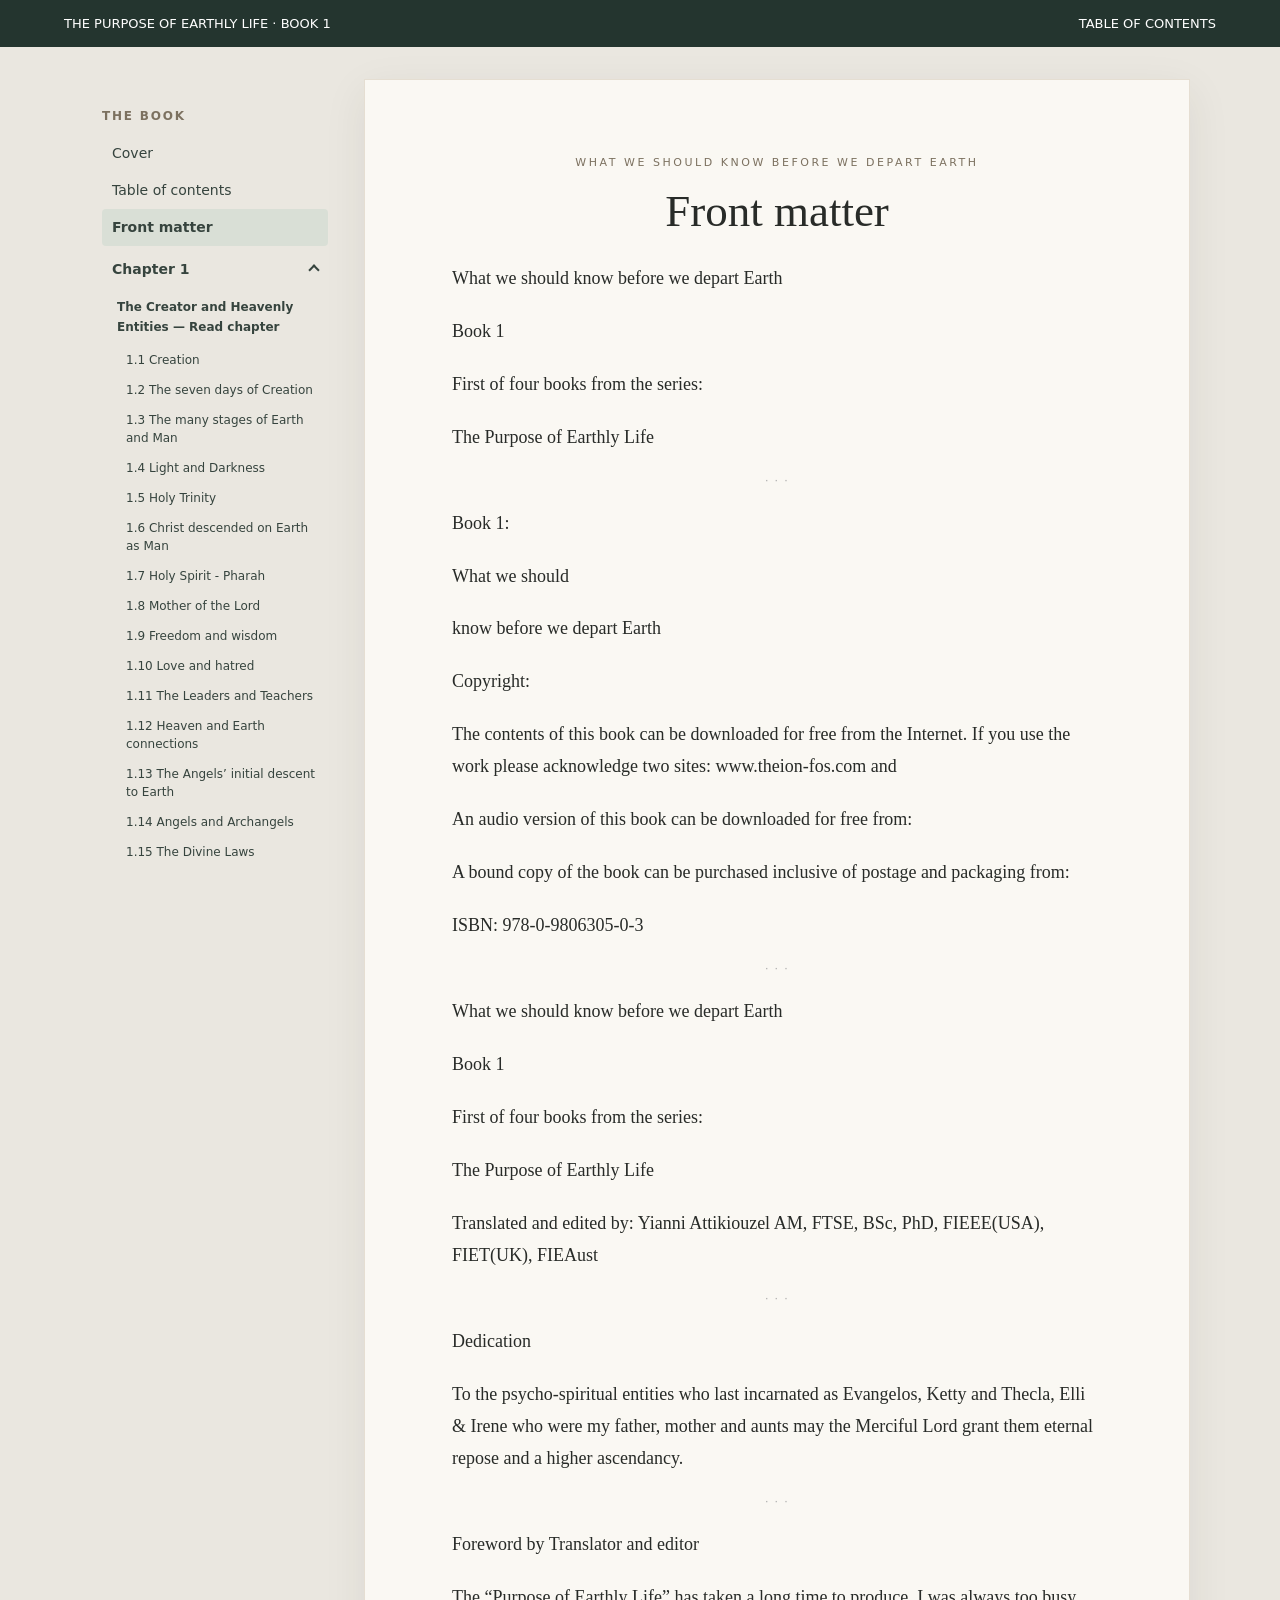
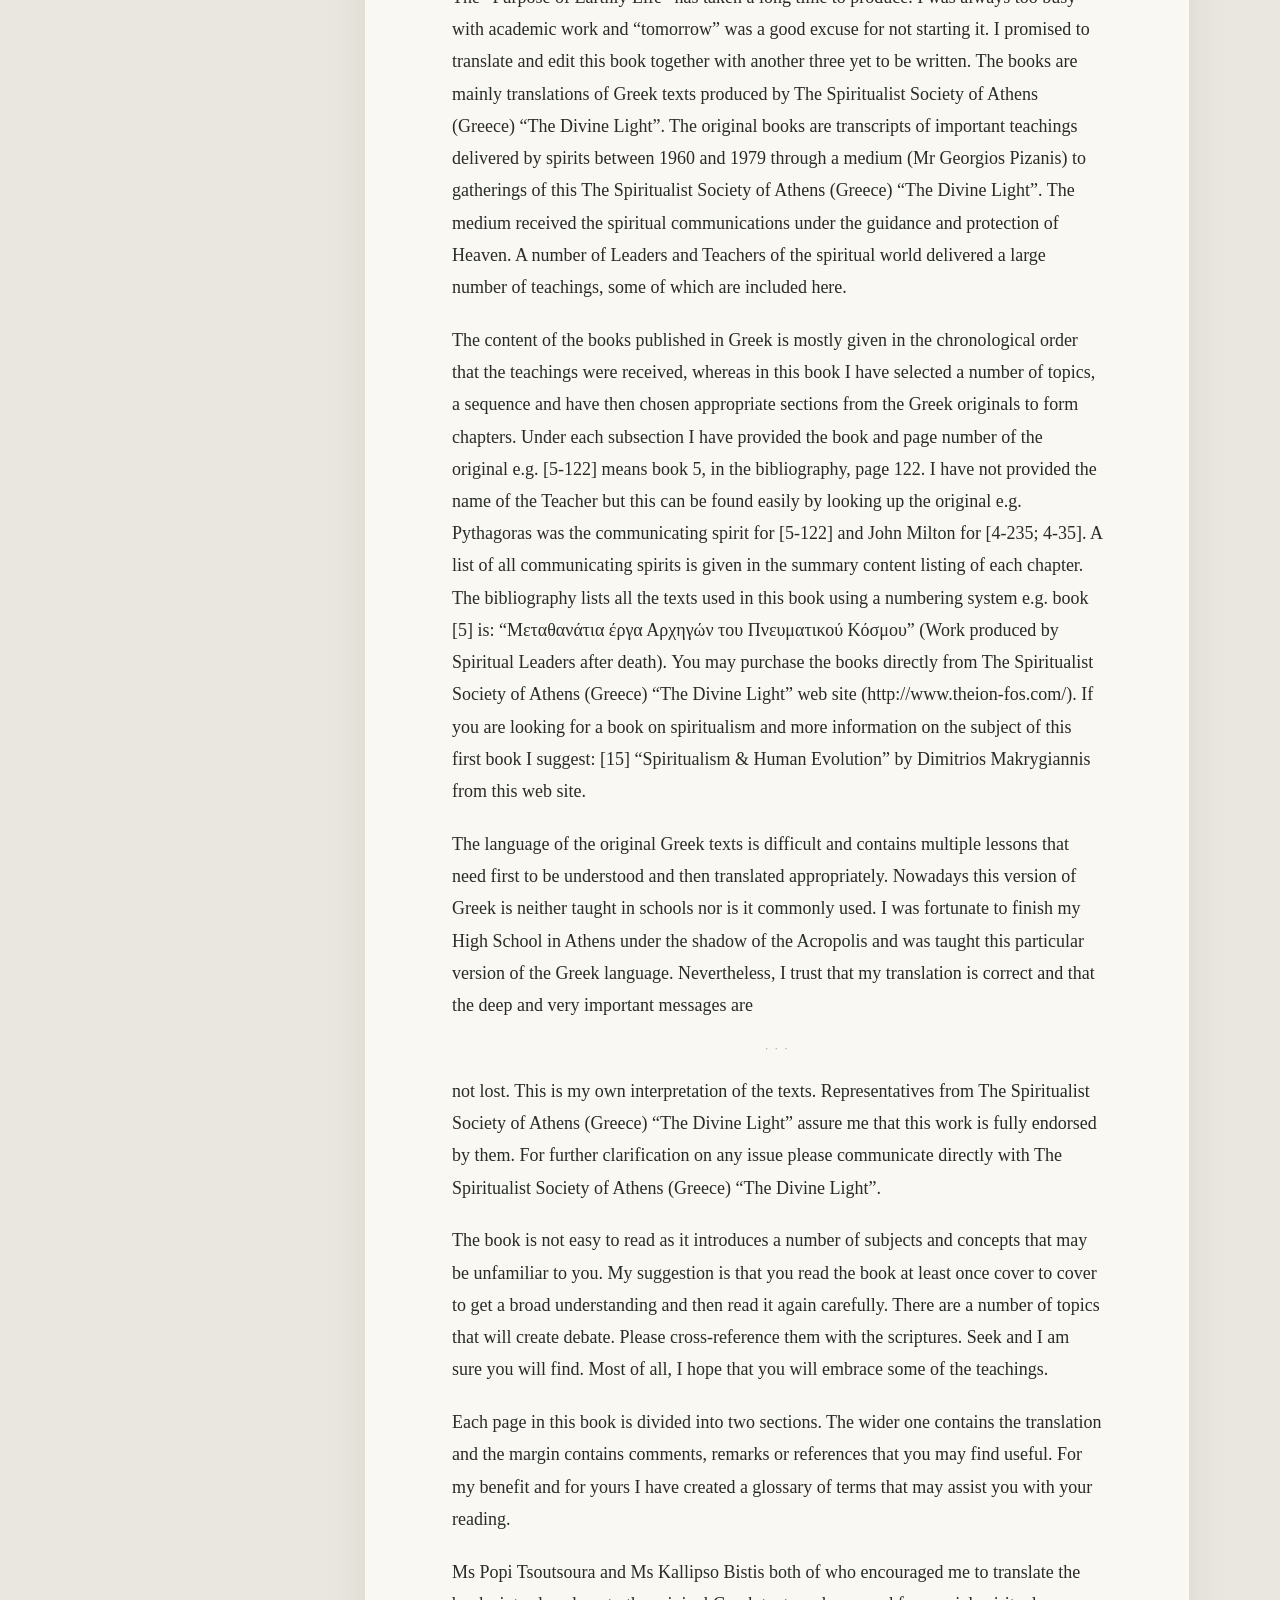
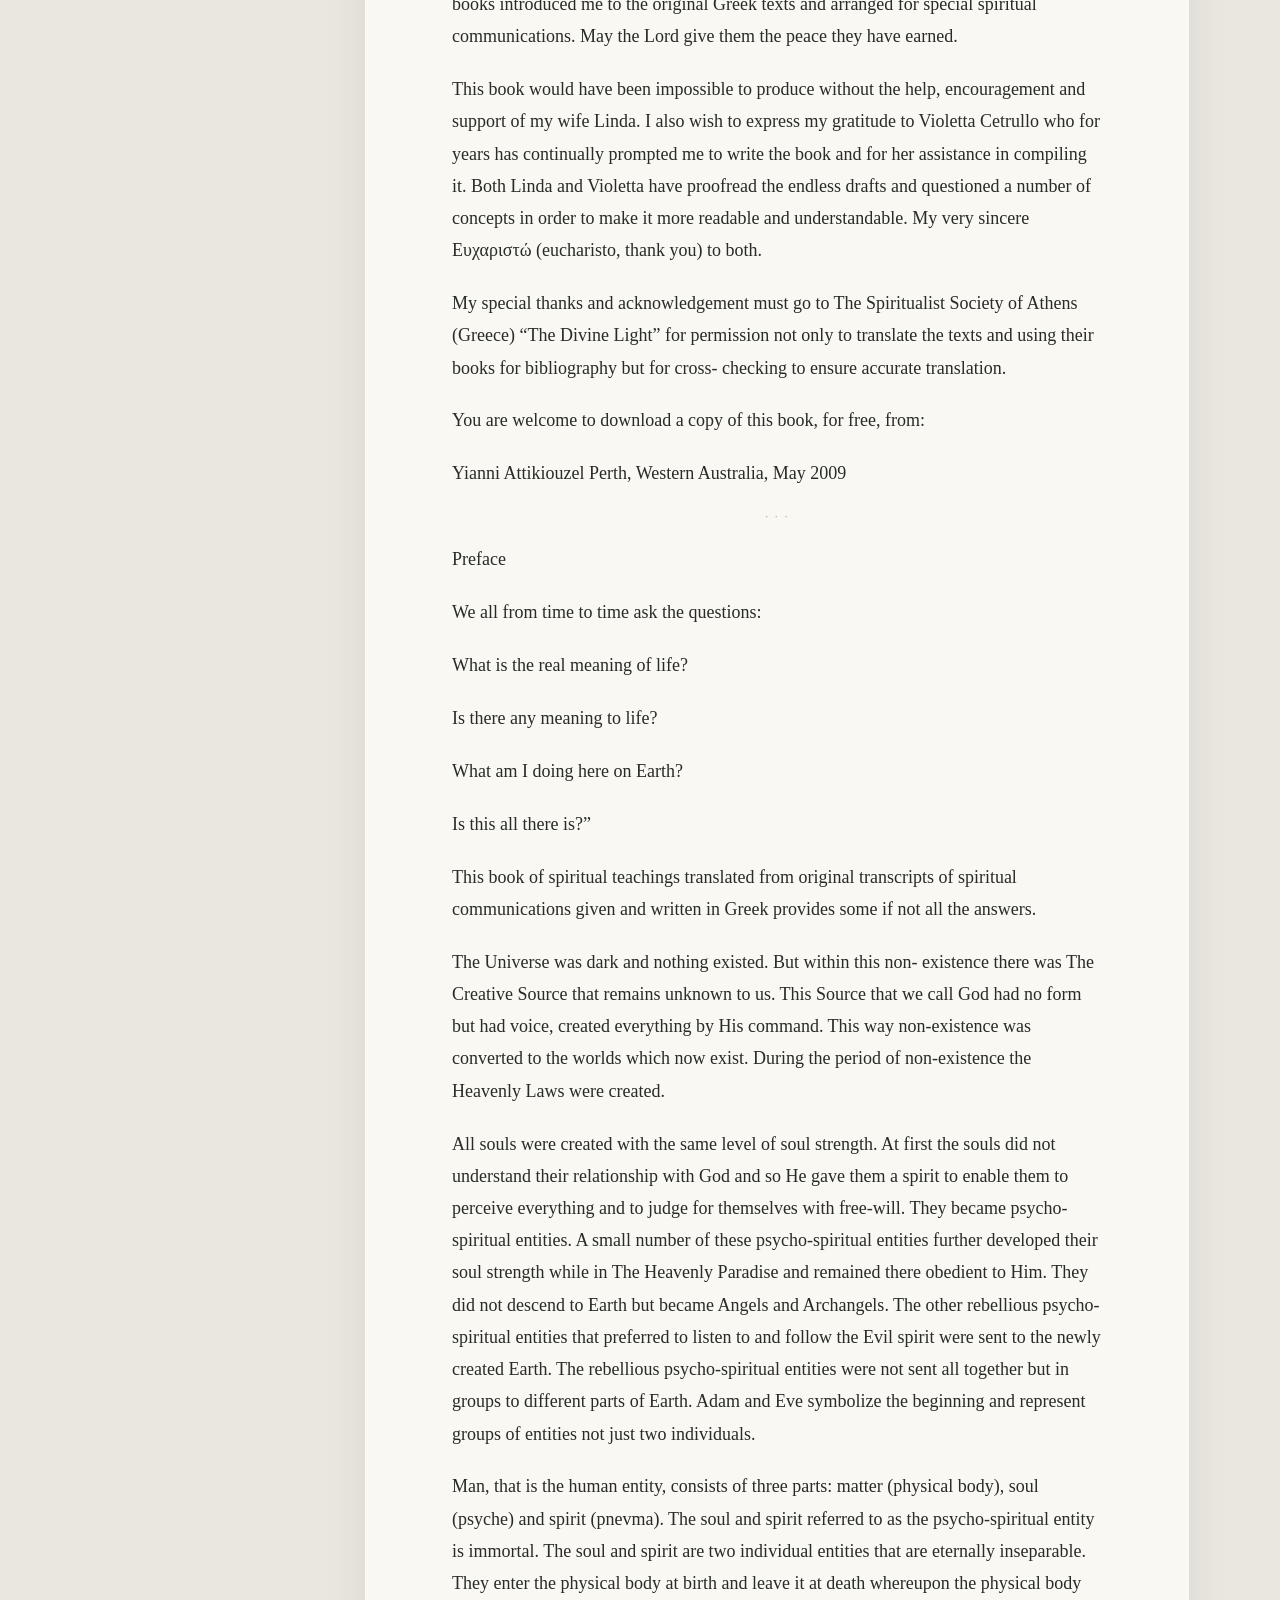
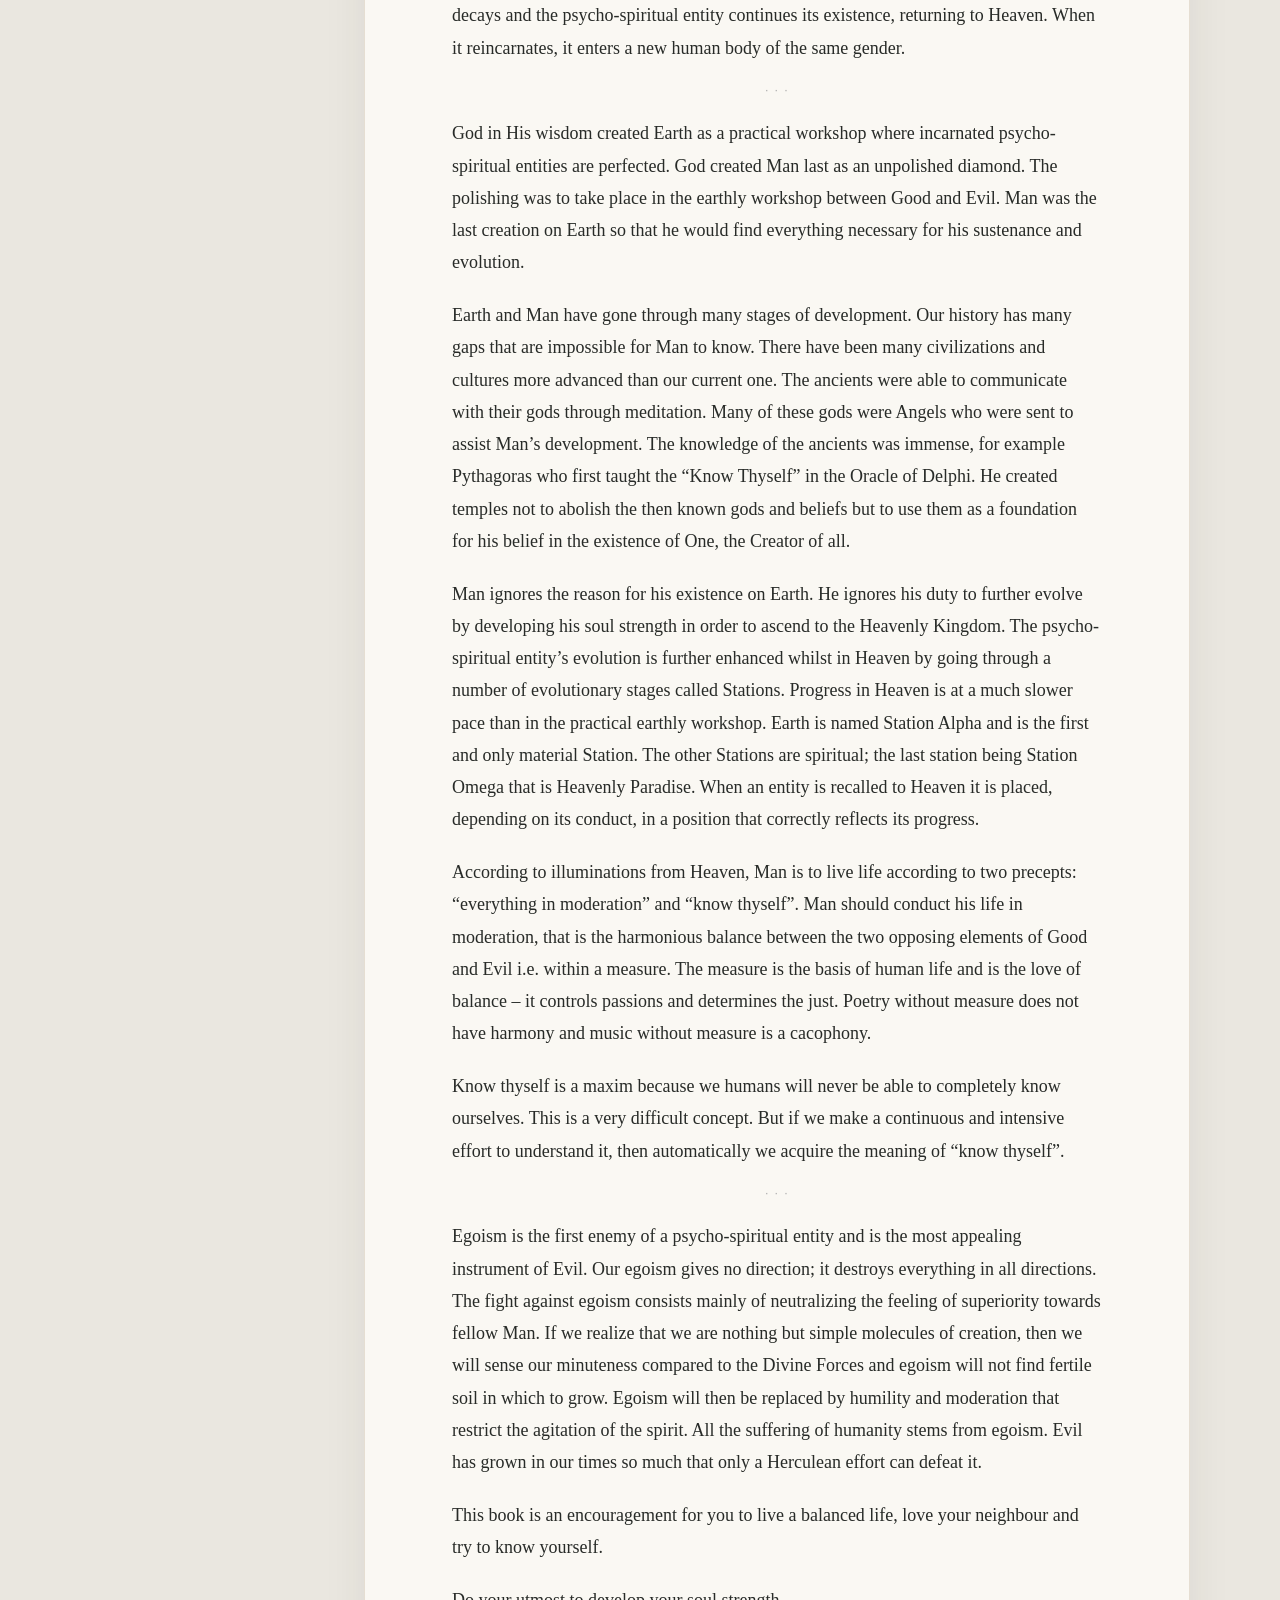
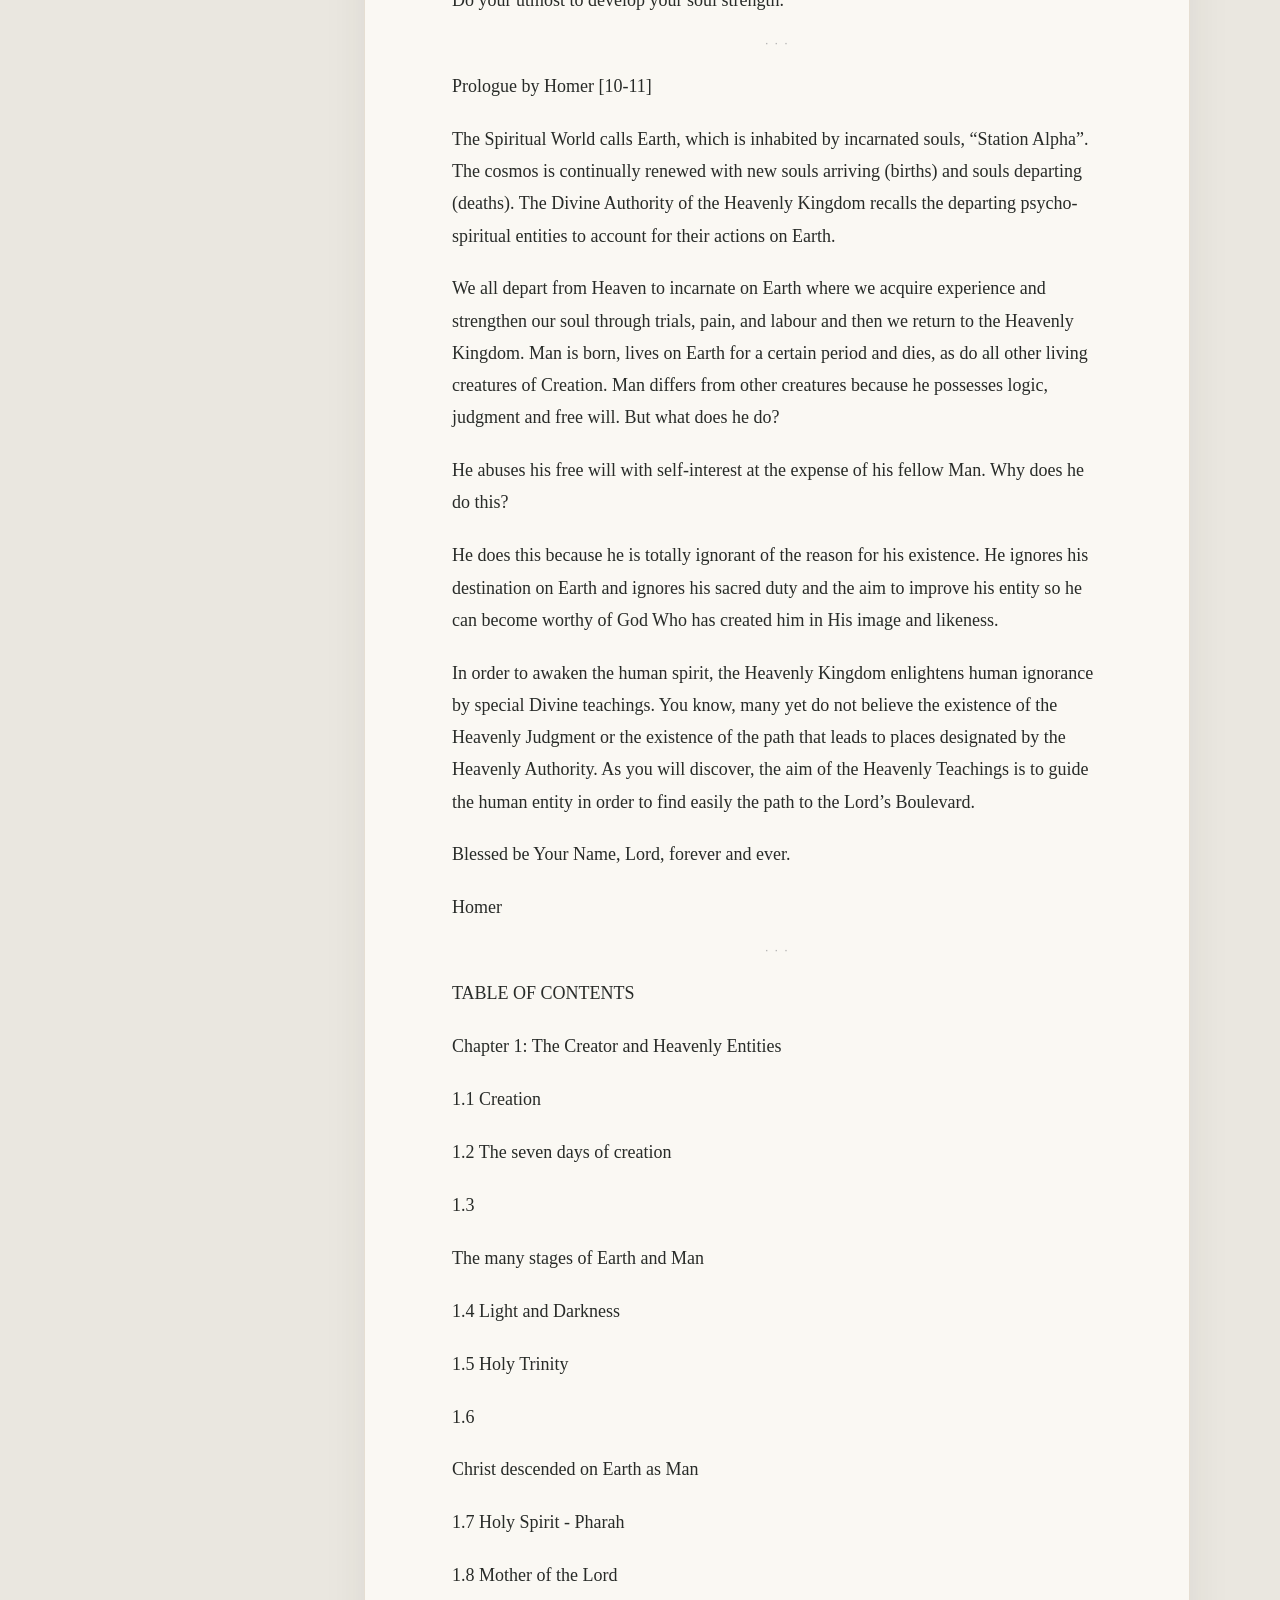
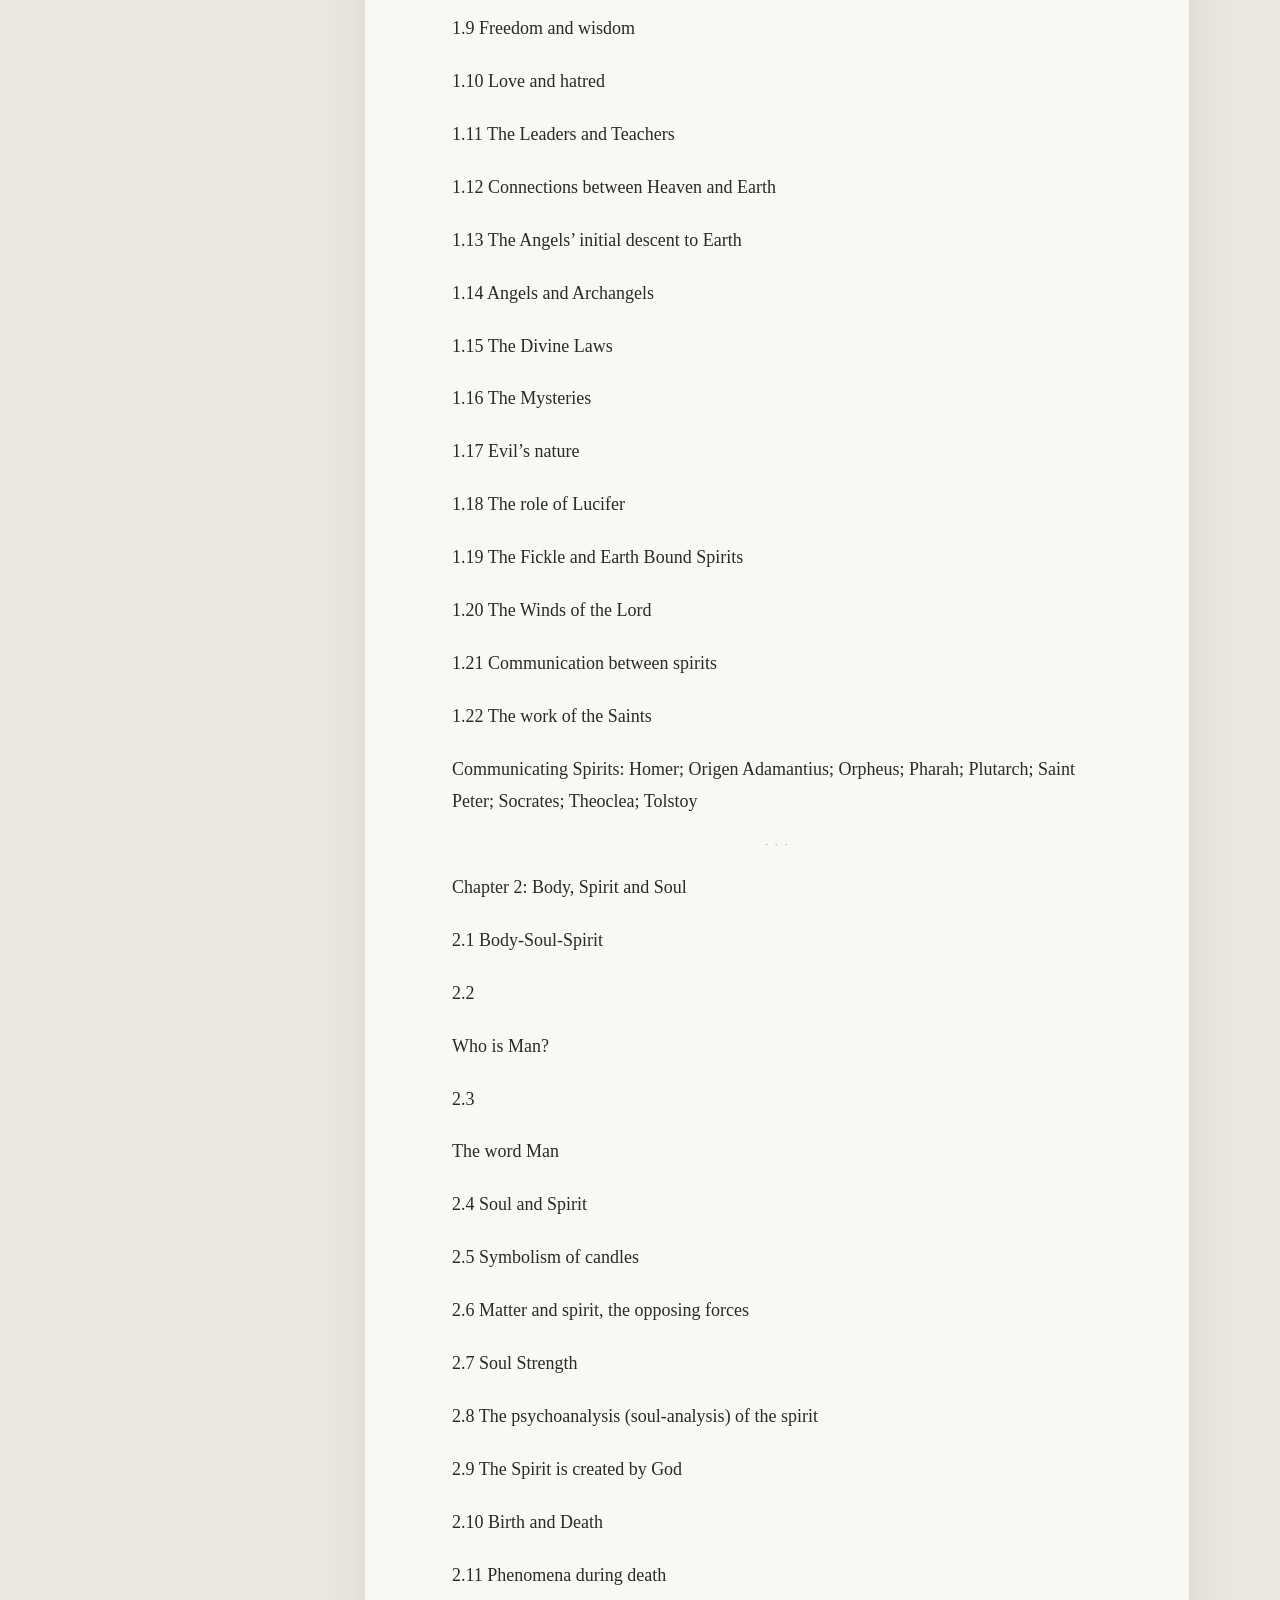
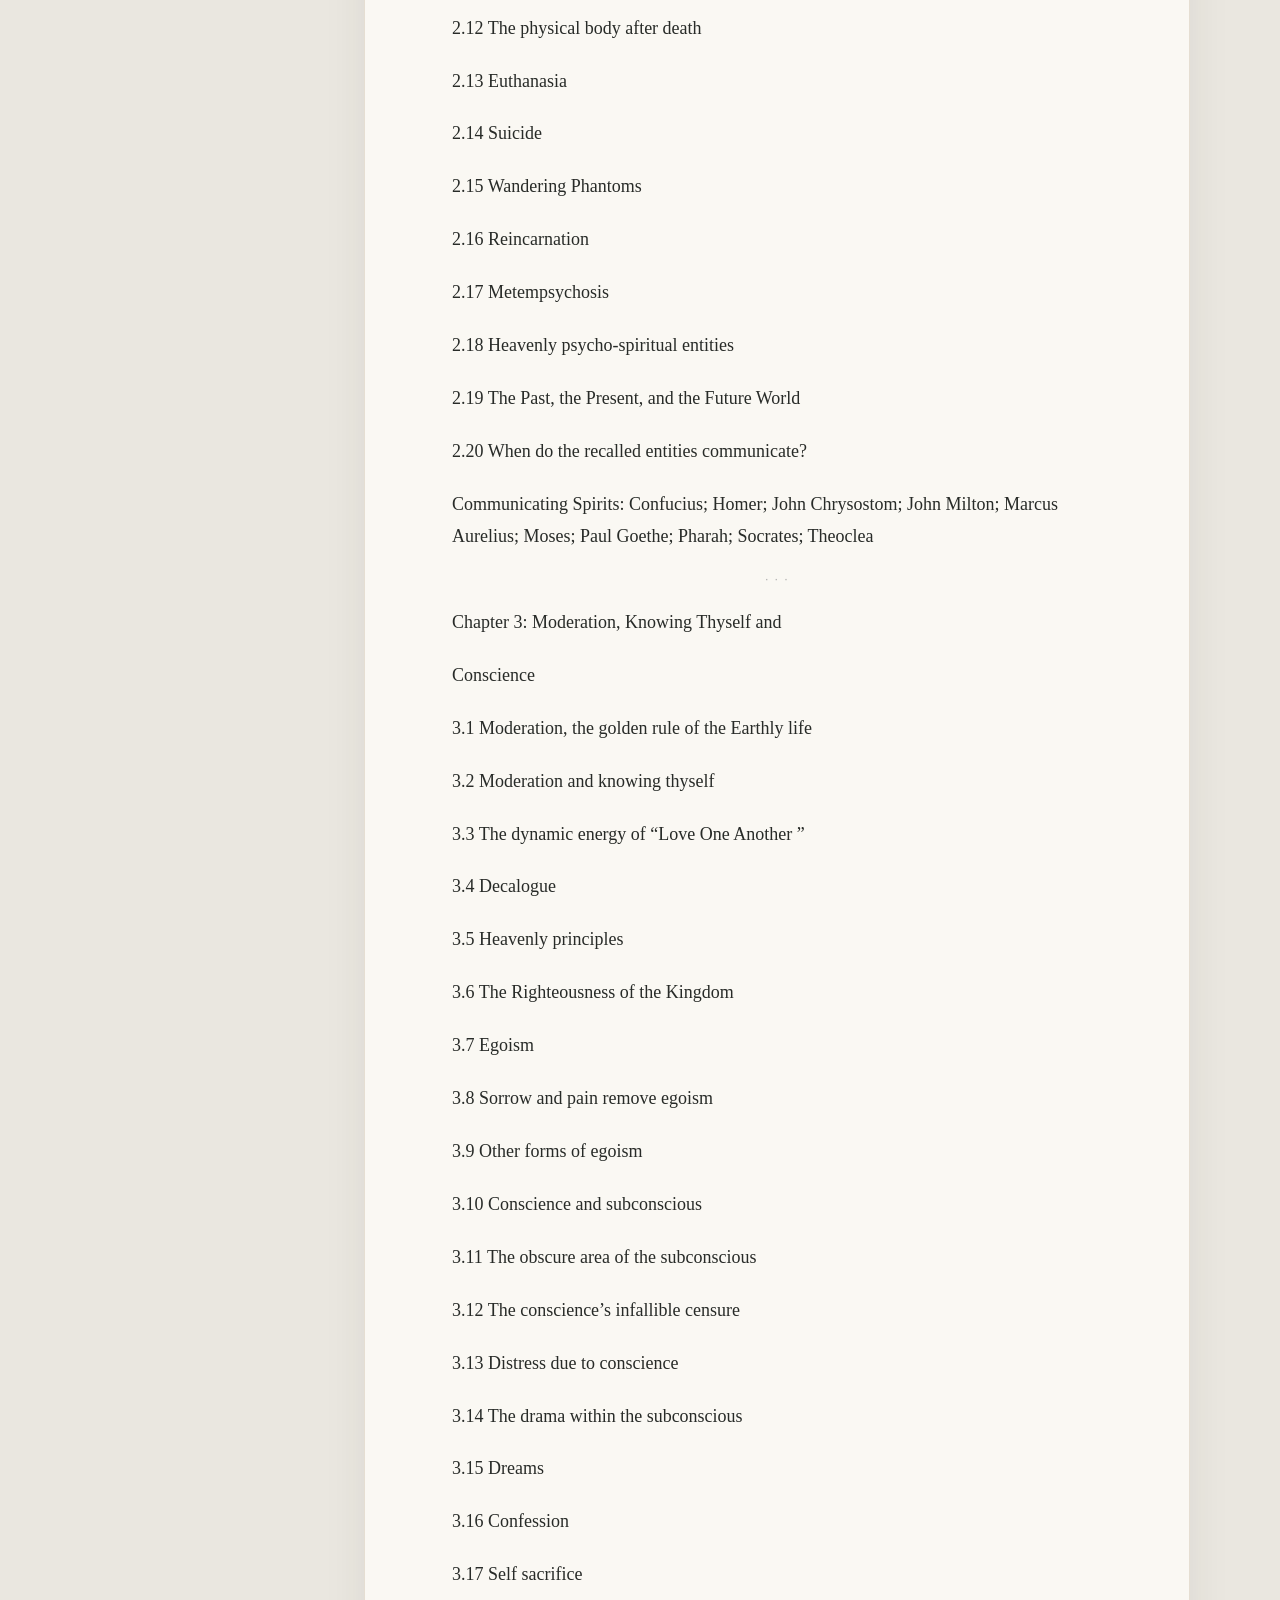
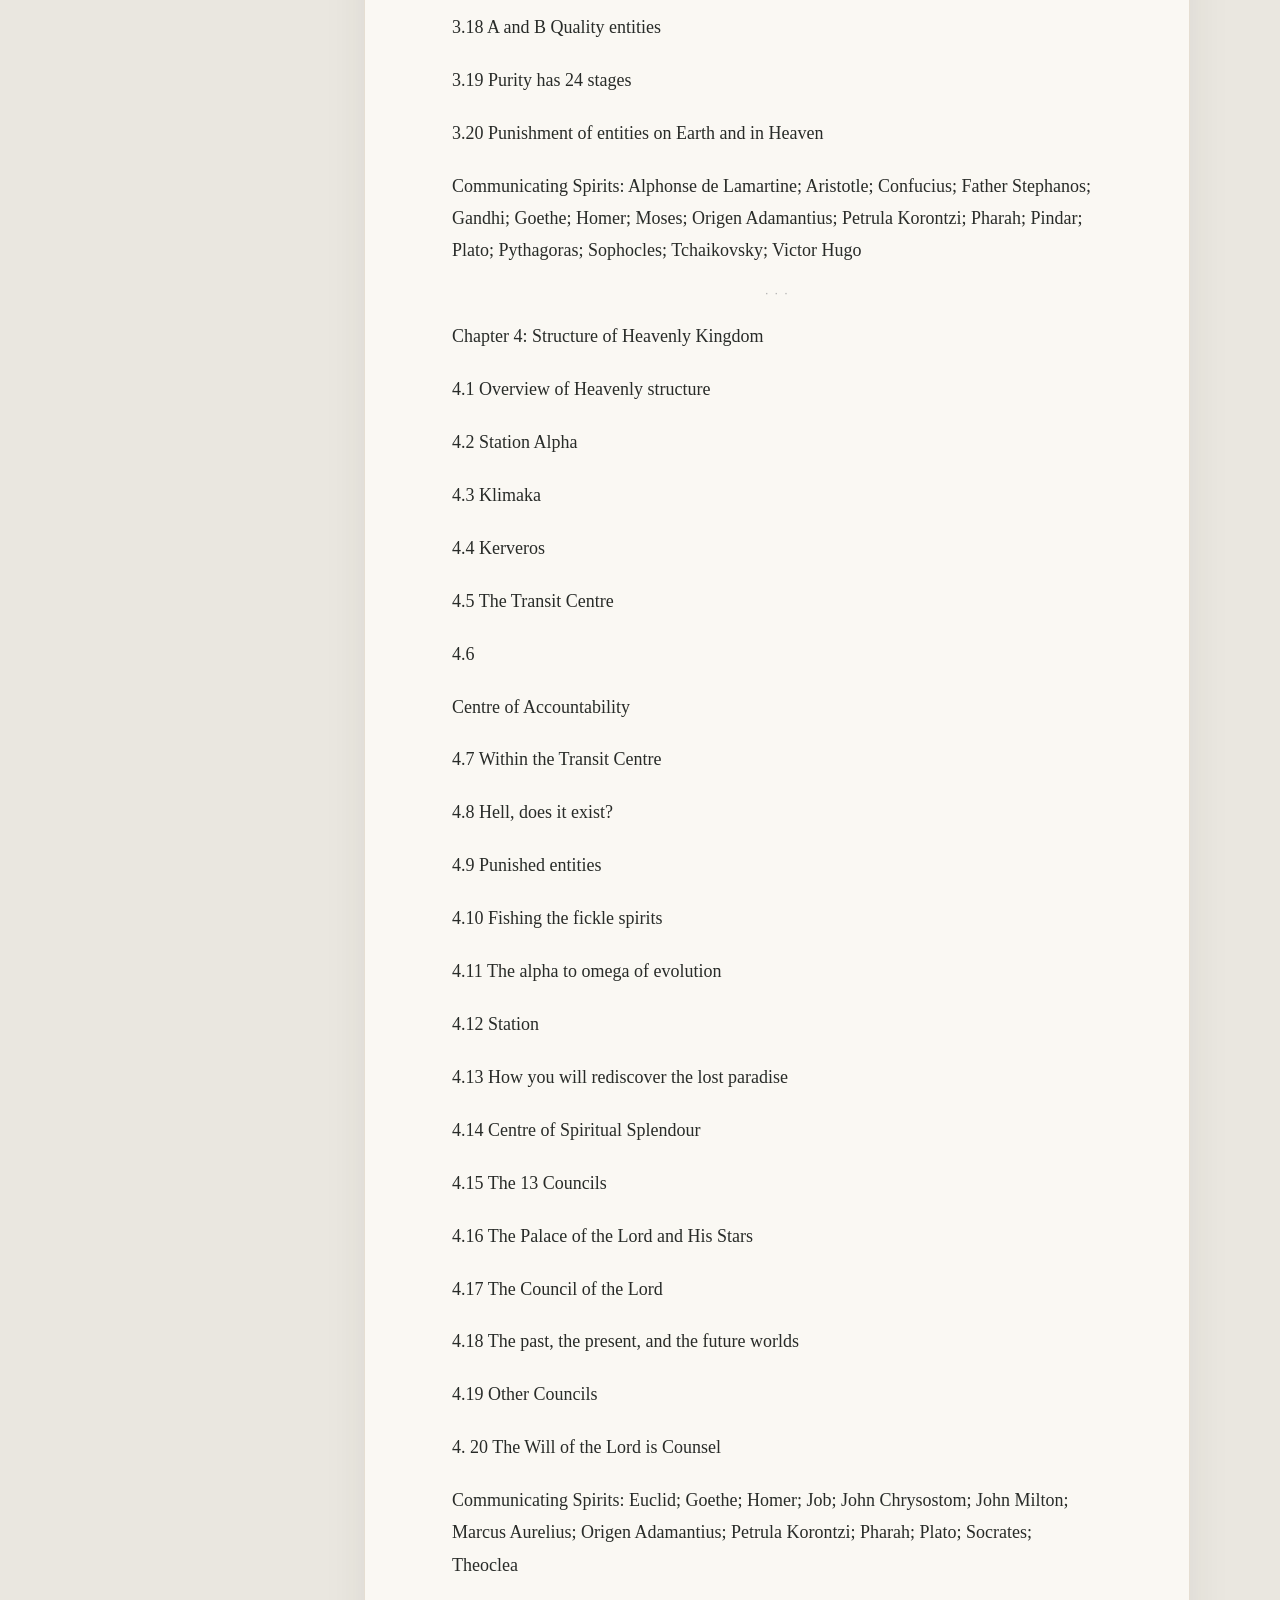
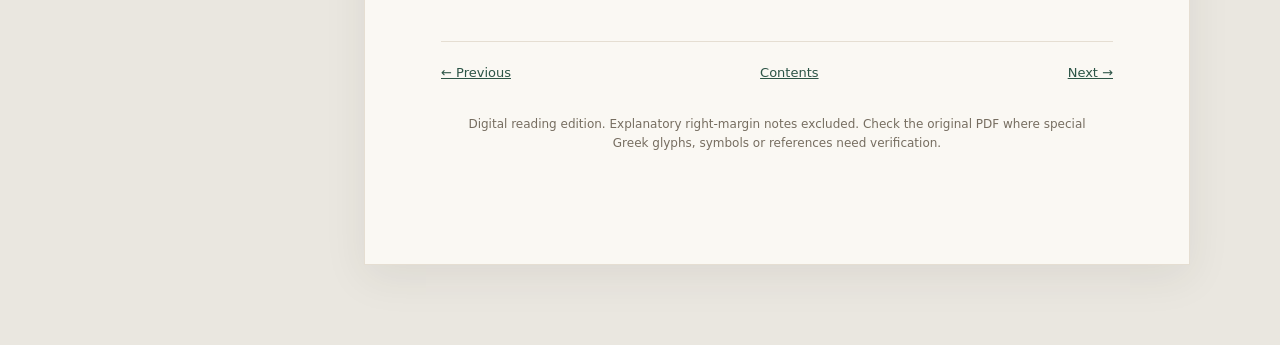
<file: front-matter.html>
<!doctype html><html lang="en"><head><meta charset="utf-8"><meta name="viewport" content="width=device-width,initial-scale=1"><title>Front matter | What we should know before we depart Earth</title><link rel="stylesheet" href="style.css"></head><body><div class="top"><a href="index.html">THE PURPOSE OF EARTHLY LIFE · BOOK 1</a><a href="contents.html">TABLE OF CONTENTS</a></div><div class="shell"><aside class="sidebar"><h3>THE BOOK</h3><a href="index.html">Cover</a><a href="contents.html">Table of contents</a><a href="front-matter.html" class="active">Front matter</a><details class="sidebar-chapter" open><summary><span>Chapter 1</span><span class="sidebar-chevron" aria-hidden="true"></span></summary><div class="sidebar-sections"><a class="sidebar-chapter-title" href="chapter-1.html">The Creator and Heavenly Entities — Read chapter</a><a class="sidebar-subchapter" href="chapter-1.html#section-1-1">1.1 Creation</a><a class="sidebar-subchapter" href="chapter-1.html#section-1-2">1.2 The seven days of Creation</a><a class="sidebar-subchapter" href="chapter-1.html#section-1-3">1.3 The many stages of Earth and Man</a><a class="sidebar-subchapter" href="chapter-1.html#section-1-4">1.4 Light and Darkness</a><a class="sidebar-subchapter" href="chapter-1.html#section-1-5">1.5 Holy Trinity</a><a class="sidebar-subchapter" href="chapter-1.html#section-1-6">1.6 Christ descended on Earth as Man</a><a class="sidebar-subchapter" href="chapter-1.html#section-1-7">1.7 Holy Spirit - Pharah</a><a class="sidebar-subchapter" href="chapter-1.html#section-1-8">1.8 Mother of the Lord</a><a class="sidebar-subchapter" href="chapter-1.html#section-1-9">1.9 Freedom and wisdom</a><a class="sidebar-subchapter" href="chapter-1.html#section-1-10">1.10 Love and hatred</a><a class="sidebar-subchapter" href="chapter-1.html#section-1-11">1.11 The Leaders and Teachers</a><a class="sidebar-subchapter" href="chapter-1.html#section-1-12">1.12 Heaven and Earth connections</a><a class="sidebar-subchapter" href="chapter-1.html#section-1-13">1.13 The Angels’ initial descent to Earth</a><a class="sidebar-subchapter" href="chapter-1.html#section-1-14">1.14 Angels and Archangels</a><a class="sidebar-subchapter" href="chapter-1.html#section-1-15">1.15 The Divine Laws</a><a class="sidebar-subchapter" href="chapter-1.html#section-1-16">1.16 The Mysteries</a><a class="sidebar-subchapter" href="chapter-1.html#section-1-17">1.17 Evil’s nature</a><a class="sidebar-subchapter" href="chapter-1.html#section-1-18">1.18 The role of Lucifer</a><a class="sidebar-subchapter" href="chapter-1.html#section-1-19">1.19 The Fickle and Earth Bound Spirits</a><a class="sidebar-subchapter" href="chapter-1.html#section-1-20">1.20 The Winds of the Lord</a><a class="sidebar-subchapter" href="chapter-1.html#section-1-21">1.21 Communication between spirits</a><a class="sidebar-subchapter" href="chapter-1.html#section-1-22">1.22 The work of the Saints</a></div></details><details class="sidebar-chapter"><summary><span>Chapter 2</span><span class="sidebar-chevron" aria-hidden="true"></span></summary><div class="sidebar-sections"><a class="sidebar-chapter-title" href="chapter-2.html">Body, Spirit and Soul — Read chapter</a><a class="sidebar-subchapter" href="chapter-2.html#section-2-1">2.1 Body-Soul-Spirit</a><a class="sidebar-subchapter" href="chapter-2.html#section-2-3">2.3 The word Man</a><a class="sidebar-subchapter" href="chapter-2.html#section-2-4">2.4 Soul and Spirit</a><a class="sidebar-subchapter" href="chapter-2.html#section-2-5">2.5 Symbolism of candles</a><a class="sidebar-subchapter" href="chapter-2.html#section-2-6">2.6 Matter and spirit, the opposing forces</a><a class="sidebar-subchapter" href="chapter-2.html#section-2-7">2.7 Soul strength</a><a class="sidebar-subchapter" href="chapter-2.html#section-2-8">2.8 The psychoanalysis (soul-analysis) of</a><a class="sidebar-subchapter" href="chapter-2.html#section-2-9">2.9 The Spirit is created by God</a><a class="sidebar-subchapter" href="chapter-2.html#section-2-10">2.10 Birth and Death</a><a class="sidebar-subchapter" href="chapter-2.html#section-2-11">2.11 Phenomena during death</a><a class="sidebar-subchapter" href="chapter-2.html#section-2-12">2.12  The physical body after death</a><a class="sidebar-subchapter" href="chapter-2.html#section-2-13">2.13  Euthanasia</a><a class="sidebar-subchapter" href="chapter-2.html#section-2-14">2.14 Suicide</a><a class="sidebar-subchapter" href="chapter-2.html#section-2-15">2.15 Wandering phantoms</a><a class="sidebar-subchapter" href="chapter-2.html#section-2-16">2.16 Reincarnation</a><a class="sidebar-subchapter" href="chapter-2.html#section-2-17">2.17 Metempsychosis</a><a class="sidebar-subchapter" href="chapter-2.html#section-2-18">2.18 Heavenly psycho-spiritual entities</a><a class="sidebar-subchapter" href="chapter-2.html#section-2-19">2.19 The past, the present, and</a><a class="sidebar-subchapter" href="chapter-2.html#section-2-20">2.20  When do the recalled entities</a></div></details><details class="sidebar-chapter"><summary><span>Chapter 3</span><span class="sidebar-chevron" aria-hidden="true"></span></summary><div class="sidebar-sections"><a class="sidebar-chapter-title" href="chapter-3.html">Moderation, Knowing Thyself and Conscience — Read chapter</a><a class="sidebar-subchapter" href="chapter-3.html#section-3-1">3.1 Moderation, the golden rule of the</a><a class="sidebar-subchapter" href="chapter-3.html#section-3-2">3.2 Moderation and knowing thyself</a><a class="sidebar-subchapter" href="chapter-3.html#section-3-3">3.3 The dynamic energy of</a><a class="sidebar-subchapter" href="chapter-3.html#section-3-4">3.4 Decalogue</a><a class="sidebar-subchapter" href="chapter-3.html#section-3-5">3.5 Heavenly principles</a><a class="sidebar-subchapter" href="chapter-3.html#section-3-6">3.6 The Righteousness of the Kingdom</a><a class="sidebar-subchapter" href="chapter-3.html#section-3-7">3.7 Egoism</a><a class="sidebar-subchapter" href="chapter-3.html#section-3-8">3.8 Sorrow and pain removes egoism</a><a class="sidebar-subchapter" href="chapter-3.html#section-3-9">3.9 Other forms of egoism</a><a class="sidebar-subchapter" href="chapter-3.html#section-3-10">3.10 Conscience and subconscious</a><a class="sidebar-subchapter" href="chapter-3.html#section-3-11">3.11 The obscure area of the</a><a class="sidebar-subchapter" href="chapter-3.html#section-3-12">3.12 The conscience’s infallible censure</a><a class="sidebar-subchapter" href="chapter-3.html#section-3-13">3.13 Distress due to conscience</a><a class="sidebar-subchapter" href="chapter-3.html#section-3-14">3.14 The drama within the subconscious</a><a class="sidebar-subchapter" href="chapter-3.html#section-3-15">3.15 Dreams</a><a class="sidebar-subchapter" href="chapter-3.html#section-3-16">3.16 Confession</a><a class="sidebar-subchapter" href="chapter-3.html#section-3-17">3.17 Self sacrifice</a><a class="sidebar-subchapter" href="chapter-3.html#section-3-18">3.18   A and B Quality entities</a><a class="sidebar-subchapter" href="chapter-3.html#section-3-19">3.19 Purity has 24 stages</a><a class="sidebar-subchapter" href="chapter-3.html#section-3-20">3.20 Punishment of entities on Earth</a></div></details><details class="sidebar-chapter"><summary><span>Chapter 4</span><span class="sidebar-chevron" aria-hidden="true"></span></summary><div class="sidebar-sections"><a class="sidebar-chapter-title" href="chapter-4.html">Structure of Heavenly Kingdom — Read chapter</a><a class="sidebar-subchapter" href="chapter-4.html#section-4-1">4.1 Overview of Heavenly structure</a><a class="sidebar-subchapter" href="chapter-4.html#section-4-2">4.2 Station Alpha</a><a class="sidebar-subchapter" href="chapter-4.html#section-4-3">4.3 Klimaka</a><a class="sidebar-subchapter" href="chapter-4.html#section-4-4">4.4 Kerveros</a><a class="sidebar-subchapter" href="chapter-4.html#section-4-5">4.5 The Transit Centre</a><a class="sidebar-subchapter" href="chapter-4.html#section-4-6">4.6 Centre of Accountability</a><a class="sidebar-subchapter" href="chapter-4.html#section-4-7">4.7 Within the Transit Centre</a><a class="sidebar-subchapter" href="chapter-4.html#section-4-8">4.8 Hell, does it exist?</a><a class="sidebar-subchapter" href="chapter-4.html#section-4-9">4.9 Punished entities</a><a class="sidebar-subchapter" href="chapter-4.html#section-4-10">4.10 Fishing the fickle spirits</a><a class="sidebar-subchapter" href="chapter-4.html#section-4-11">4.11 The Alpha to Omega of evolution</a><a class="sidebar-subchapter" href="chapter-4.html#section-4-12">4.12 Station  (omega)</a><a class="sidebar-subchapter" href="chapter-4.html#section-4-13">4.13 How you will rediscover the lost</a><a class="sidebar-subchapter" href="chapter-4.html#section-4-14">4.14 Centre of Spiritual Splendour</a><a class="sidebar-subchapter" href="chapter-4.html#section-4-15">4.15  The 13 Councils</a><a class="sidebar-subchapter" href="chapter-4.html#section-4-16">4.16 The Palace of the Lord and His Stars</a><a class="sidebar-subchapter" href="chapter-4.html#section-4-17">4.17 The Council of the Lord</a><a class="sidebar-subchapter" href="chapter-4.html#section-4-18">4.18 The past, the present and the</a><a class="sidebar-subchapter" href="chapter-4.html#section-4-19">4.19 Other Councils</a><a class="sidebar-subchapter" href="chapter-4.html#section-4-20">4. 20 The Will of the Lord is counsel</a></div></details><a href="epilogue.html">Epilogue</a><a href="glossary.html">Glossary of Terms</a><a href="bibliography.html">Bibliography and References</a><a href="original.pdf" download>Original PDF ↓</a></aside><main class="sheet"><div class="eyebrow">WHAT WE SHOULD KNOW BEFORE WE DEPART EARTH</div><h1>Front matter</h1><div class="bodycopy"><p>What we should know before we depart Earth</p>
<p>Book 1</p>
<p>First of four books from the series:</p>
<p>The Purpose of Earthly Life</p><div class="pagebreak" id="pdf-page-2">· · ·</div><p>Book 1:</p>
<p>What we should</p>
<p>know before we depart Earth</p>
<p>Copyright:</p>
<p>The contents of this book can be downloaded for free from the Internet. If you use the work please acknowledge two sites: www.theion-fos.com and </p>
<p>An audio version of this book can be downloaded for free from: </p>
<p>A bound copy of the book can be purchased inclusive of postage and packaging from: </p>
<p>ISBN: 978-0-9806305-0-3</p><div class="pagebreak" id="pdf-page-3">· · ·</div><p>What we should know before we depart Earth</p>
<p>Book 1</p>
<p>First of four books from the series:</p>
<p>The Purpose of Earthly Life</p>
<p>Translated and edited by: Yianni Attikiouzel AM, FTSE, BSc, PhD, FIEEE(USA), FIET(UK), FIEAust</p><div class="pagebreak" id="pdf-page-4">· · ·</div><p>Dedication</p>
<p>To the psycho-spiritual entities who last incarnated as Evangelos, Ketty and Thecla, Elli &amp; Irene who were my father, mother and aunts may the Merciful Lord grant them eternal repose and a higher ascendancy.</p><div class="pagebreak" id="pdf-page-5">· · ·</div><p>Foreword by Translator and editor</p>
<p>The “Purpose of Earthly Life” has taken a long time to produce. I was always too busy with academic work and “tomorrow” was a good excuse for not starting it. I promised to translate and edit this book together with another three yet to be written. The books are mainly translations of Greek texts produced by The Spiritualist Society of Athens (Greece) “The Divine Light”. The original books are transcripts of important teachings delivered by spirits between 1960 and 1979 through a medium (Mr Georgios Pizanis) to gatherings of this The Spiritualist Society of Athens (Greece) “The Divine Light”. The medium received the spiritual communications under the guidance and protection of Heaven. A number of Leaders and Teachers of the spiritual world delivered a large number of teachings, some of which are included here.</p>
<p>The content of the books published in Greek is mostly given in the chronological order that the teachings were received, whereas in this book I have selected a number of topics, a sequence and have then chosen appropriate sections from the Greek originals to form chapters. Under each subsection I have provided the book and page number of the original e.g. [5-122] means book 5, in the bibliography, page 122. I have not provided the name of the Teacher but this can be found easily by looking up the original e.g. Pythagoras was the communicating spirit for [5-122] and John Milton for [4-235; 4-35]. A list of all communicating spirits is given in the summary content listing of each chapter. The bibliography lists all the texts used in this book using a numbering system e.g. book [5] is: “Μεταθανάτια έργα Αρχηγών του Πνευματικού Κόσμου” (Work produced by Spiritual Leaders after death). You may purchase the books directly from The Spiritualist Society of Athens (Greece) “The Divine Light” web site (http://www.theion-fos.com/). If you are looking for a book on spiritualism and more information on the subject of this first book I suggest: [15] “Spiritualism &amp; Human Evolution” by Dimitrios Makrygiannis from this web site.</p>
<p>The language of the original Greek texts is difficult and contains multiple lessons that need first to be understood and then translated appropriately. Nowadays this version of Greek is neither taught in schools nor is it commonly used. I was fortunate to finish my High School in Athens under the shadow of the Acropolis and was taught this particular version of the Greek language. Nevertheless, I trust that my translation is correct and that the deep and very important messages are</p><div class="pagebreak" id="pdf-page-6">· · ·</div><p>not lost. This is my own interpretation of the texts. Representatives from The Spiritualist Society of Athens (Greece) “The Divine Light” assure me that this work is fully endorsed by them. For further clarification on any issue please communicate directly with The Spiritualist Society of Athens (Greece) “The Divine Light”.</p>
<p>The book is not easy to read as it introduces a number of subjects and concepts that may be unfamiliar to you. My suggestion is that you read the book at least once cover to cover to get a broad understanding and then read it again carefully. There are a number of topics that will create debate. Please cross-reference them with the scriptures. Seek and I am sure you will find. Most of all, I hope that you will embrace some of the teachings.</p>
<p>Each page in this book is divided into two sections. The wider one contains the translation and the margin contains comments, remarks or references that you may find useful. For my benefit and for yours I have created a glossary of terms that may assist you with your reading.</p>
<p>Ms Popi Tsoutsoura and Ms Kallipso Bistis both of who encouraged me to translate the books introduced me to the original Greek texts and arranged for special spiritual communications. May the Lord give them the peace they have earned.</p>
<p>This book would have been impossible to produce without the help, encouragement and support of my wife Linda. I also wish to express my gratitude to Violetta Cetrullo who for years has continually prompted me to write the book and for her assistance in compiling it. Both Linda and Violetta have proofread the endless drafts and questioned a number of concepts in order to make it more readable and understandable. My very sincere Ευχαριστώ (eucharisto, thank you) to both.</p>
<p>My special thanks and acknowledgement must go to The Spiritualist Society of Athens (Greece) “The Divine Light” for permission not only to translate the texts and using their books for bibliography but for cross- checking to ensure accurate translation.</p>
<p>You are welcome to download a copy of this book, for free, from:</p>
<p>Yianni Attikiouzel Perth, Western Australia, May 2009</p><div class="pagebreak" id="pdf-page-7">· · ·</div><p>Preface</p>
<p>We all from time to time ask the questions:</p>
<p>What is the real meaning of life?</p>
<p>Is there any meaning to life?</p>
<p>What am I doing here on Earth?</p>
<p>Is this all there is?”</p>
<p>This book of spiritual teachings translated from original transcripts of spiritual communications given and written in Greek provides some if not all the answers.</p>
<p>The Universe was dark and nothing existed. But within this non- existence there was The Creative Source that remains unknown to us. This Source that we call God had no form but had voice, created everything by His command. This way non-existence was converted to the worlds which now exist. During the period of non-existence the Heavenly Laws were created.</p>
<p>All souls were created with the same level of soul strength. At first the souls did not understand their relationship with God and so He gave them a spirit to enable them to perceive everything and to judge for themselves with free-will. They became psycho-spiritual entities. A small number of these psycho-spiritual entities further developed their soul strength while in The Heavenly Paradise and remained there obedient to Him. They did not descend to Earth but became Angels and Archangels. The other rebellious psycho-spiritual entities that preferred to listen to and follow the Evil spirit were sent to the newly created Earth. The rebellious psycho-spiritual entities were not sent all together but in groups to different parts of Earth. Adam and Eve symbolize the beginning and represent groups of entities not just two individuals.</p>
<p>Man, that is the human entity, consists of three parts: matter (physical body), soul (psyche) and spirit (pnevma). The soul and spirit referred to as the psycho-spiritual entity is immortal. The soul and spirit are two individual entities that are eternally inseparable. They enter the physical body at birth and leave it at death whereupon the physical body decays and the psycho-spiritual entity continues its existence, returning to Heaven. When it reincarnates, it enters a new human body of the same gender.</p><div class="pagebreak" id="pdf-page-8">· · ·</div><p>God in His wisdom created Earth as a practical workshop where incarnated psycho-spiritual entities are perfected. God created Man last as an unpolished diamond. The polishing was to take place in the earthly workshop between Good and Evil. Man was the last creation on Earth so that he would find everything necessary for his sustenance and evolution.</p>
<p>Earth and Man have gone through many stages of development. Our history has many gaps that are impossible for Man to know. There have been many civilizations and cultures more advanced than our current one. The ancients were able to communicate with their gods through meditation. Many of these gods were Angels who were sent to assist Man’s development. The knowledge of the ancients was immense, for example Pythagoras who first taught the “Know Thyself” in the Oracle of Delphi. He created temples not to abolish the then known gods and beliefs but to use them as a foundation for his belief in the existence of One, the Creator of all.</p>
<p>Man ignores the reason for his existence on Earth. He ignores his duty to further evolve by developing his soul strength in order to ascend to the Heavenly Kingdom. The psycho-spiritual entity’s evolution is further enhanced whilst in Heaven by going through a number of evolutionary stages called Stations. Progress in Heaven is at a much slower pace than in the practical earthly workshop. Earth is named Station Alpha and is the first and only material Station. The other Stations are spiritual; the last station being Station Omega that is Heavenly Paradise. When an entity is recalled to Heaven it is placed, depending on its conduct, in a position that correctly reflects its progress.</p>
<p>According to illuminations from Heaven, Man is to live life according to two precepts: “everything in moderation” and “know thyself”. Man should conduct his life in moderation, that is the harmonious balance between the two opposing elements of Good and Evil i.e. within a measure. The measure is the basis of human life and is the love of balance – it controls passions and determines the just. Poetry without measure does not have harmony and music without measure is a cacophony.</p>
<p>Know thyself is a maxim because we humans will never be able to completely know ourselves. This is a very difficult concept. But if we make a continuous and intensive effort to understand it, then automatically we acquire the meaning of “know thyself”.</p><div class="pagebreak" id="pdf-page-9">· · ·</div><p>Egoism is the first enemy of a psycho-spiritual entity and is the most appealing instrument of Evil. Our egoism gives no direction; it destroys everything in all directions. The fight against egoism consists mainly of neutralizing the feeling of superiority towards fellow Man. If we realize that we are nothing but simple molecules of creation, then we will sense our minuteness compared to the Divine Forces and egoism will not find fertile soil in which to grow. Egoism will then be replaced by humility and moderation that restrict the agitation of the spirit. All the suffering of humanity stems from egoism. Evil has grown in our times so much that only a Herculean effort can defeat it.</p>
<p>This book is an encouragement for you to live a balanced life, love your neighbour and try to know yourself.</p>
<p>Do your utmost to develop your soul strength.</p><div class="pagebreak" id="pdf-page-10">· · ·</div><p>Prologue by Homer [10-11]</p>
<p>The Spiritual World calls Earth, which is inhabited by incarnated souls, “Station Alpha”. The cosmos is continually renewed with new souls arriving (births) and souls departing (deaths). The Divine Authority of the Heavenly Kingdom recalls the departing psycho-spiritual entities to account for their actions on Earth.</p>
<p>We all depart from Heaven to incarnate on Earth where we acquire experience and strengthen our soul through trials, pain, and labour and then we return to the Heavenly Kingdom. Man is born, lives on Earth for a certain period and dies, as do all other living creatures of Creation. Man differs from other creatures because he possesses logic, judgment and free will. But what does he do?</p>
<p>He abuses his free will with self-interest at the expense of his fellow Man. Why does he do this?</p>
<p>He does this because he is totally ignorant of the reason for his existence. He ignores his destination on Earth and ignores his sacred duty and the aim to improve his entity so he can become worthy of God Who has created him in His image and likeness.</p>
<p>In order to awaken the human spirit, the Heavenly Kingdom enlightens human ignorance by special Divine teachings. You know, many yet do not believe the existence of the Heavenly Judgment or the existence of the path that leads to places designated by the Heavenly Authority. As you will discover, the aim of the Heavenly Teachings is to guide the human entity in order to find easily the path to the Lord’s Boulevard.</p>
<p>Blessed be Your Name, Lord, forever and ever.</p>
<p>Homer</p><div class="pagebreak" id="pdf-page-11">· · ·</div><p>TABLE OF CONTENTS</p>
<p>Chapter 1: The Creator and Heavenly Entities</p>
<p>1.1 Creation</p>
<p>1.2 The seven days of creation</p>
<p>1.3</p>
<p>The many stages of Earth and Man</p>
<p>1.4 Light and Darkness</p>
<p>1.5 Holy Trinity</p>
<p>1.6</p>
<p>Christ descended on Earth as Man</p>
<p>1.7 Holy Spirit - Pharah</p>
<p>1.8 Mother of the Lord</p>
<p>1.9 Freedom and wisdom</p>
<p>1.10 Love and hatred</p>
<p>1.11 The Leaders and Teachers</p>
<p>1.12 Connections between Heaven and Earth</p>
<p>1.13 The Angels’ initial descent to Earth</p>
<p>1.14 Angels and Archangels</p>
<p>1.15 The Divine Laws</p>
<p>1.16 The Mysteries</p>
<p>1.17 Evil’s nature</p>
<p>1.18 The role of Lucifer</p>
<p>1.19 The Fickle and Earth Bound Spirits</p>
<p>1.20 The Winds of the Lord</p>
<p>1.21 Communication between spirits</p>
<p>1.22 The work of the Saints</p>
<p>Communicating Spirits: Homer; Origen Adamantius; Orpheus; Pharah; Plutarch; Saint Peter; Socrates; Theoclea; Tolstoy</p><div class="pagebreak" id="pdf-page-12">· · ·</div><p>Chapter 2: Body, Spirit and Soul</p>
<p>2.1 Body-Soul-Spirit</p>
<p>2.2</p>
<p>Who is Man?</p>
<p>2.3</p>
<p>The word Man</p>
<p>2.4 Soul and Spirit</p>
<p>2.5 Symbolism of candles</p>
<p>2.6 Matter and spirit, the opposing forces</p>
<p>2.7 Soul Strength</p>
<p>2.8 The psychoanalysis (soul-analysis) of the spirit</p>
<p>2.9 The Spirit is created by God</p>
<p>2.10 Birth and Death</p>
<p>2.11 Phenomena during death</p>
<p>2.12 The physical body after death</p>
<p>2.13 Euthanasia</p>
<p>2.14 Suicide</p>
<p>2.15 Wandering Phantoms</p>
<p>2.16 Reincarnation</p>
<p>2.17 Metempsychosis</p>
<p>2.18 Heavenly psycho-spiritual entities</p>
<p>2.19 The Past, the Present, and the Future World</p>
<p>2.20 When do the recalled entities communicate?</p>
<p>Communicating Spirits: Confucius; Homer; John Chrysostom; John Milton; Marcus Aurelius; Moses; Paul Goethe; Pharah; Socrates; Theoclea</p><div class="pagebreak" id="pdf-page-13">· · ·</div><p>Chapter 3: Moderation, Knowing Thyself and</p>
<p>Conscience</p>
<p>3.1 Moderation, the golden rule of the Earthly life</p>
<p>3.2 Moderation and knowing thyself</p>
<p>3.3 The dynamic energy of “Love One Another ”</p>
<p>3.4 Decalogue</p>
<p>3.5 Heavenly principles</p>
<p>3.6 The Righteousness of the Kingdom</p>
<p>3.7 Egoism</p>
<p>3.8 Sorrow and pain remove egoism</p>
<p>3.9 Other forms of egoism</p>
<p>3.10 Conscience and subconscious</p>
<p>3.11 The obscure area of the subconscious</p>
<p>3.12 The conscience’s infallible censure</p>
<p>3.13 Distress due to conscience</p>
<p>3.14 The drama within the subconscious</p>
<p>3.15 Dreams</p>
<p>3.16 Confession</p>
<p>3.17 Self sacrifice</p>
<p>3.18 A and B Quality entities</p>
<p>3.19 Purity has 24 stages</p>
<p>3.20 Punishment of entities on Earth and in Heaven</p>
<p>Communicating Spirits: Alphonse de Lamartine; Aristotle; Confucius; Father Stephanos; Gandhi; Goethe; Homer; Moses; Origen Adamantius; Petrula Korontzi; Pharah; Pindar; Plato; Pythagoras; Sophocles; Tchaikovsky; Victor Hugo</p><div class="pagebreak" id="pdf-page-14">· · ·</div><p>Chapter 4: Structure of Heavenly Kingdom</p>
<p>4.1 Overview of Heavenly structure</p>
<p>4.2 Station Alpha</p>
<p>4.3 Klimaka</p>
<p>4.4 Kerveros</p>
<p>4.5 The Transit Centre</p>
<p>4.6</p>
<p>Centre of Accountability</p>
<p>4.7 Within the Transit Centre</p>
<p>4.8 Hell, does it exist?</p>
<p>4.9 Punished entities</p>
<p>4.10 Fishing the fickle spirits</p>
<p>4.11 The alpha to omega of evolution</p>
<p>4.12 Station</p>
<p>4.13 How you will rediscover the lost paradise</p>
<p>4.14 Centre of Spiritual Splendour</p>
<p>4.15 The 13 Councils</p>
<p>4.16 The Palace of the Lord and His Stars</p>
<p>4.17 The Council of the Lord</p>
<p>4.18 The past, the present, and the future worlds</p>
<p>4.19 Other Councils</p>
<p>4. 20 The Will of the Lord is Counsel</p>
<p>Communicating Spirits: Euclid; Goethe; Homer; Job; John Chrysostom; John Milton; Marcus Aurelius; Origen Adamantius; Petrula Korontzi; Pharah; Plato; Socrates; Theoclea</p></div><nav class="end"><a href="contents.html">← Previous</a><a href="contents.html">Contents</a><a href="chapter-1.html">Next →</a></nav><p class="notice">Digital reading edition. Explanatory right-margin notes excluded. Check the original PDF where special Greek glyphs, symbols or references need verification.</p></main></div></body></html>
</file>
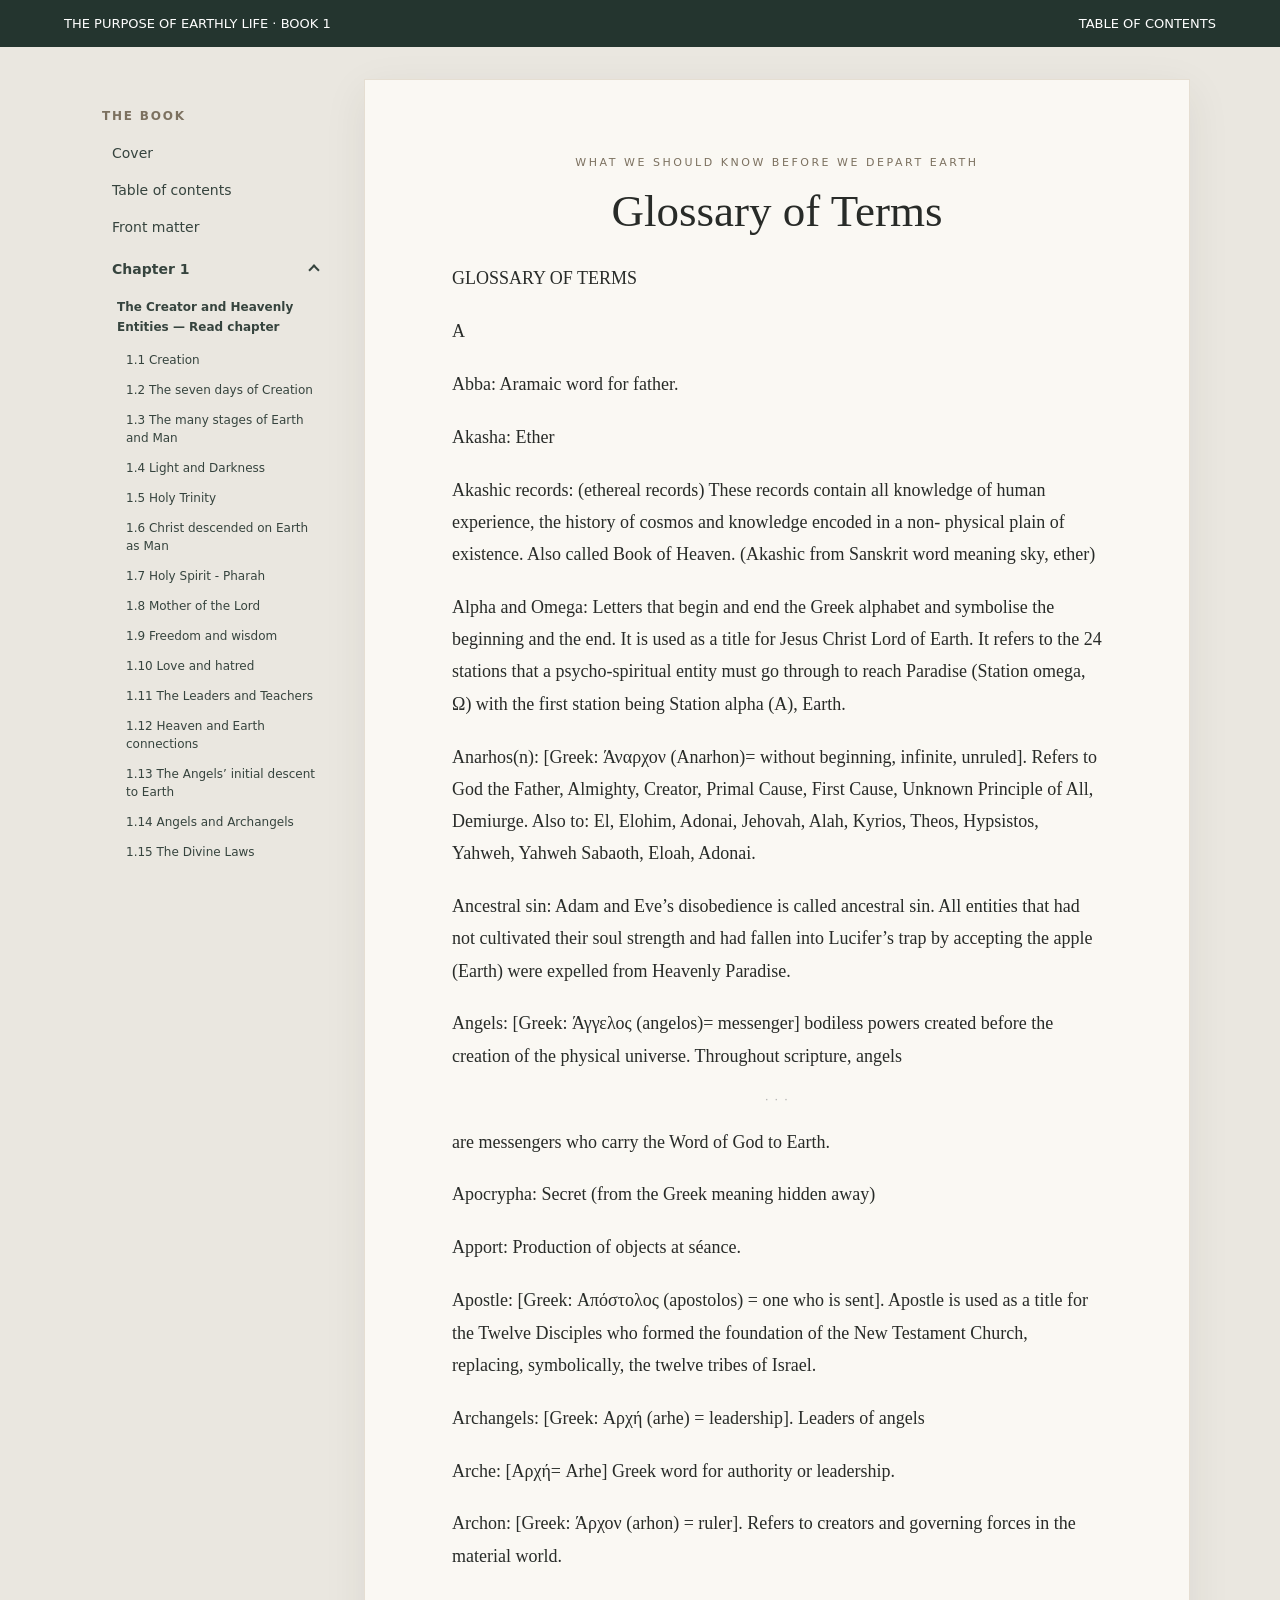
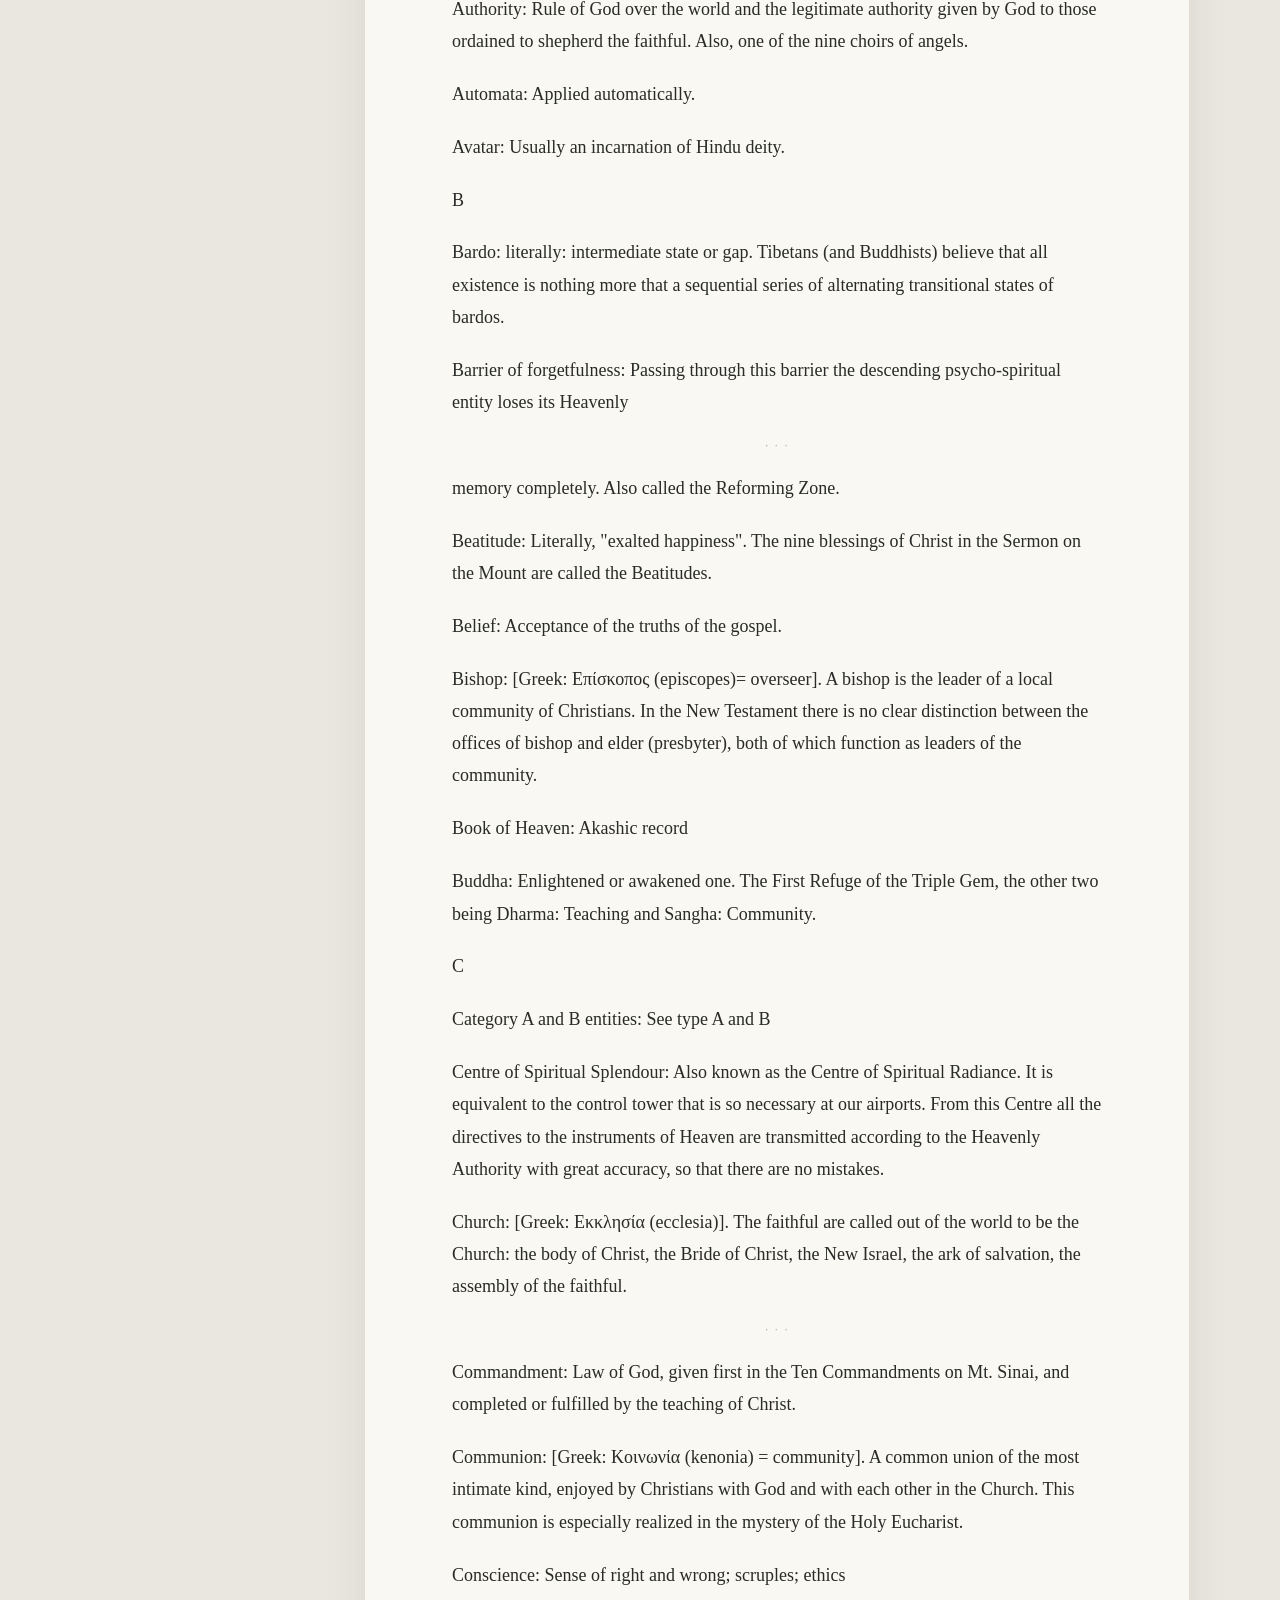
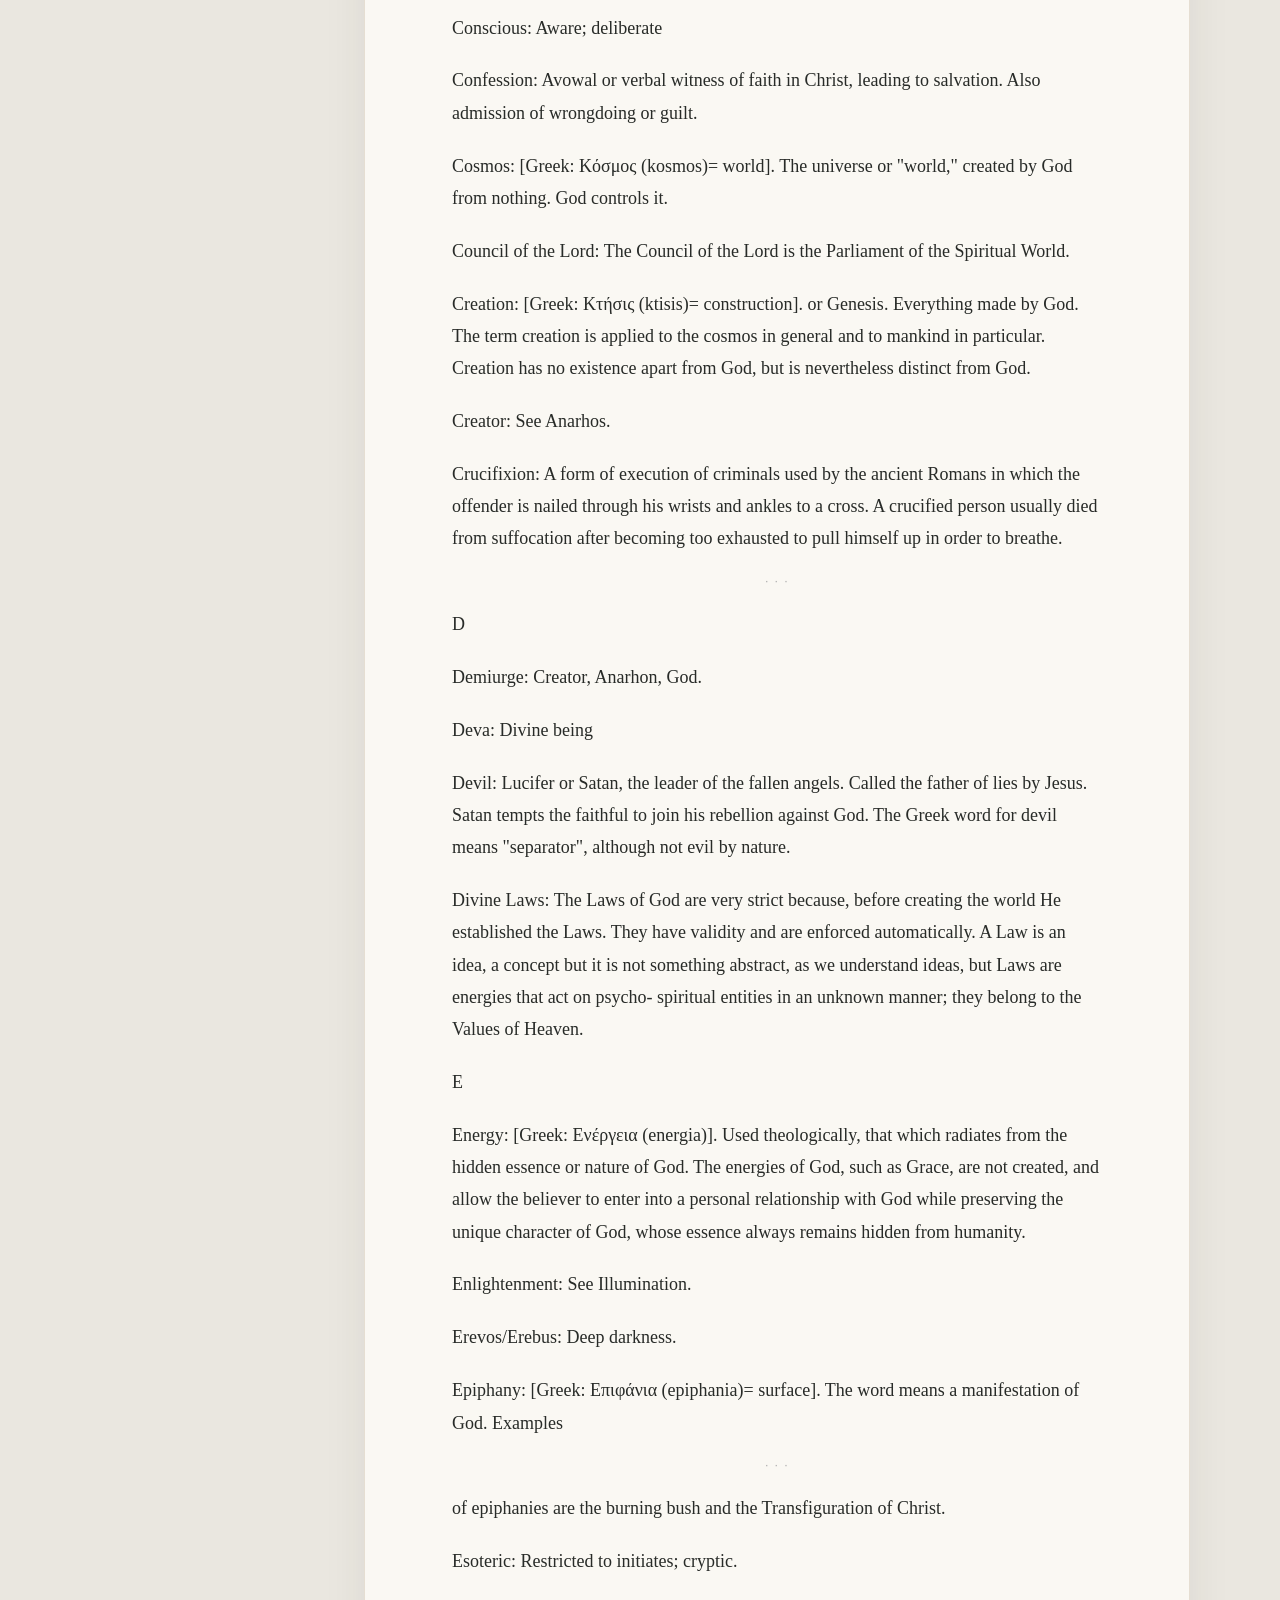
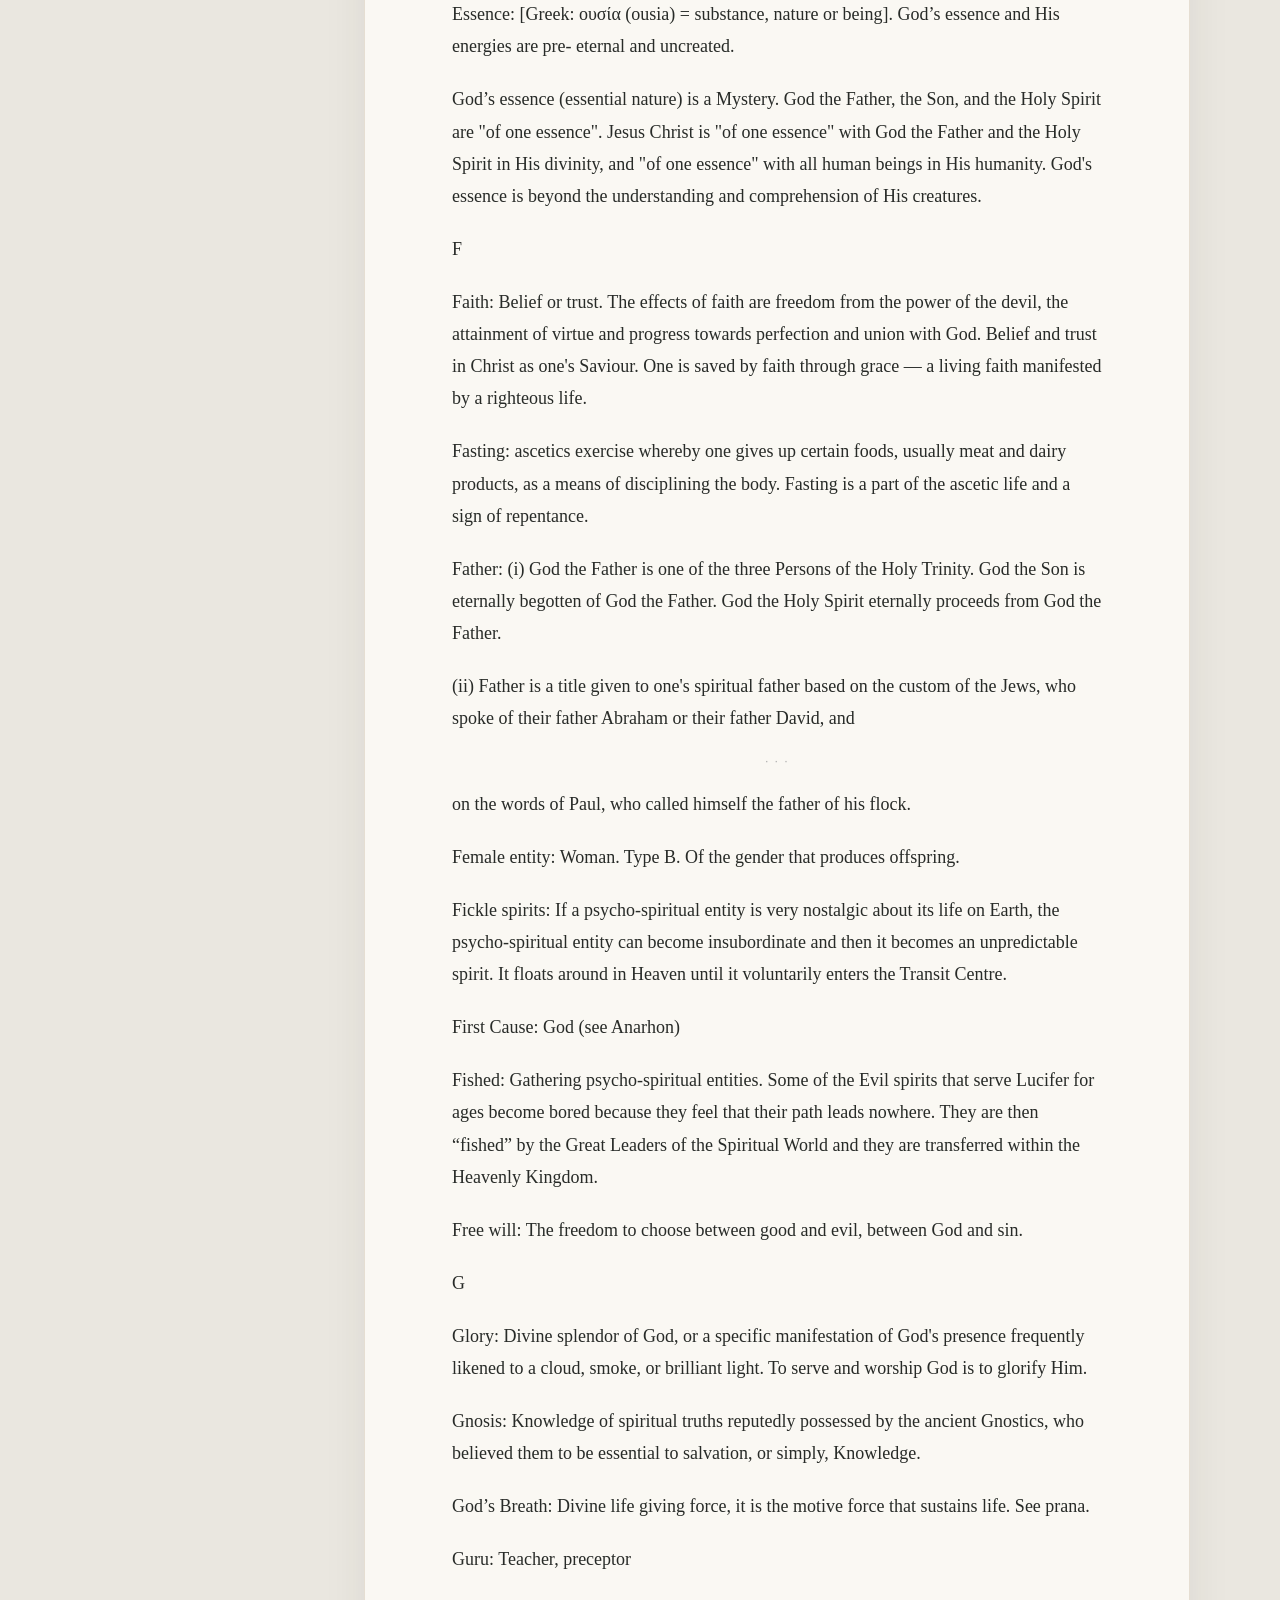
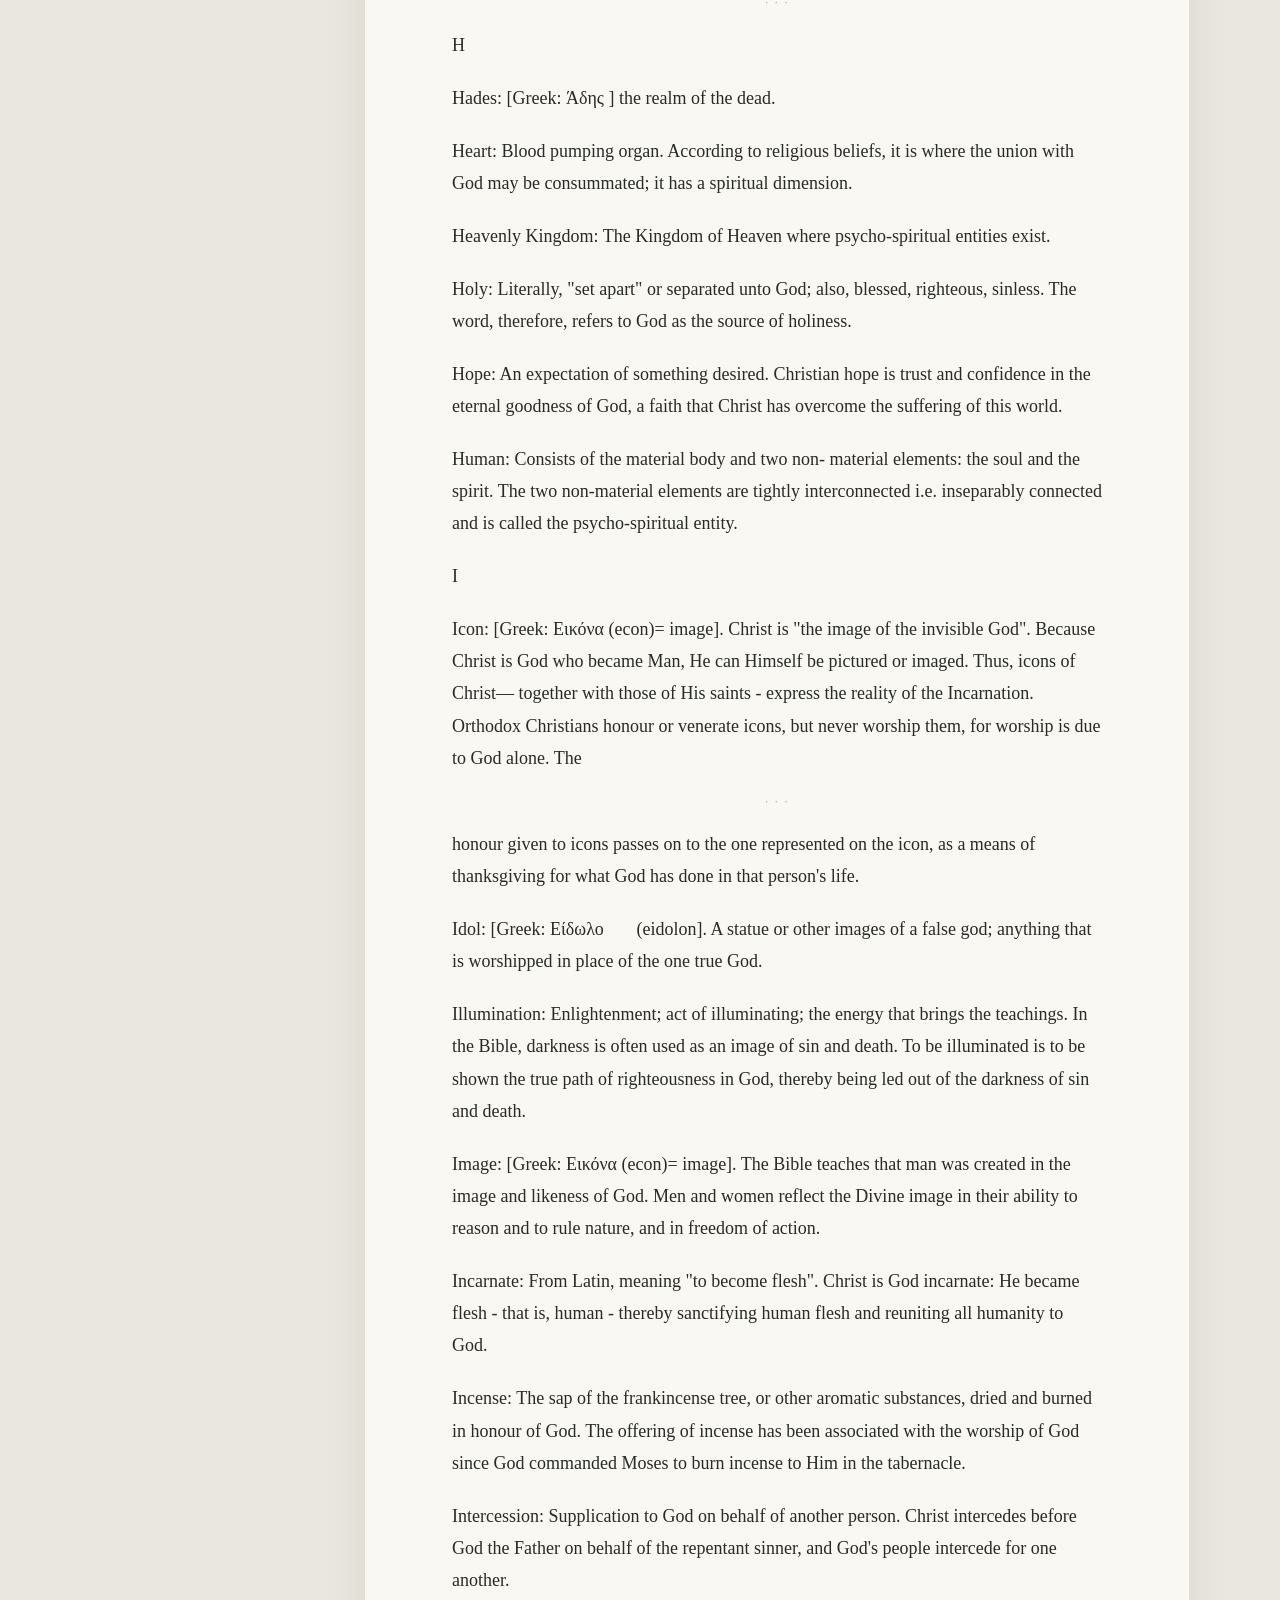
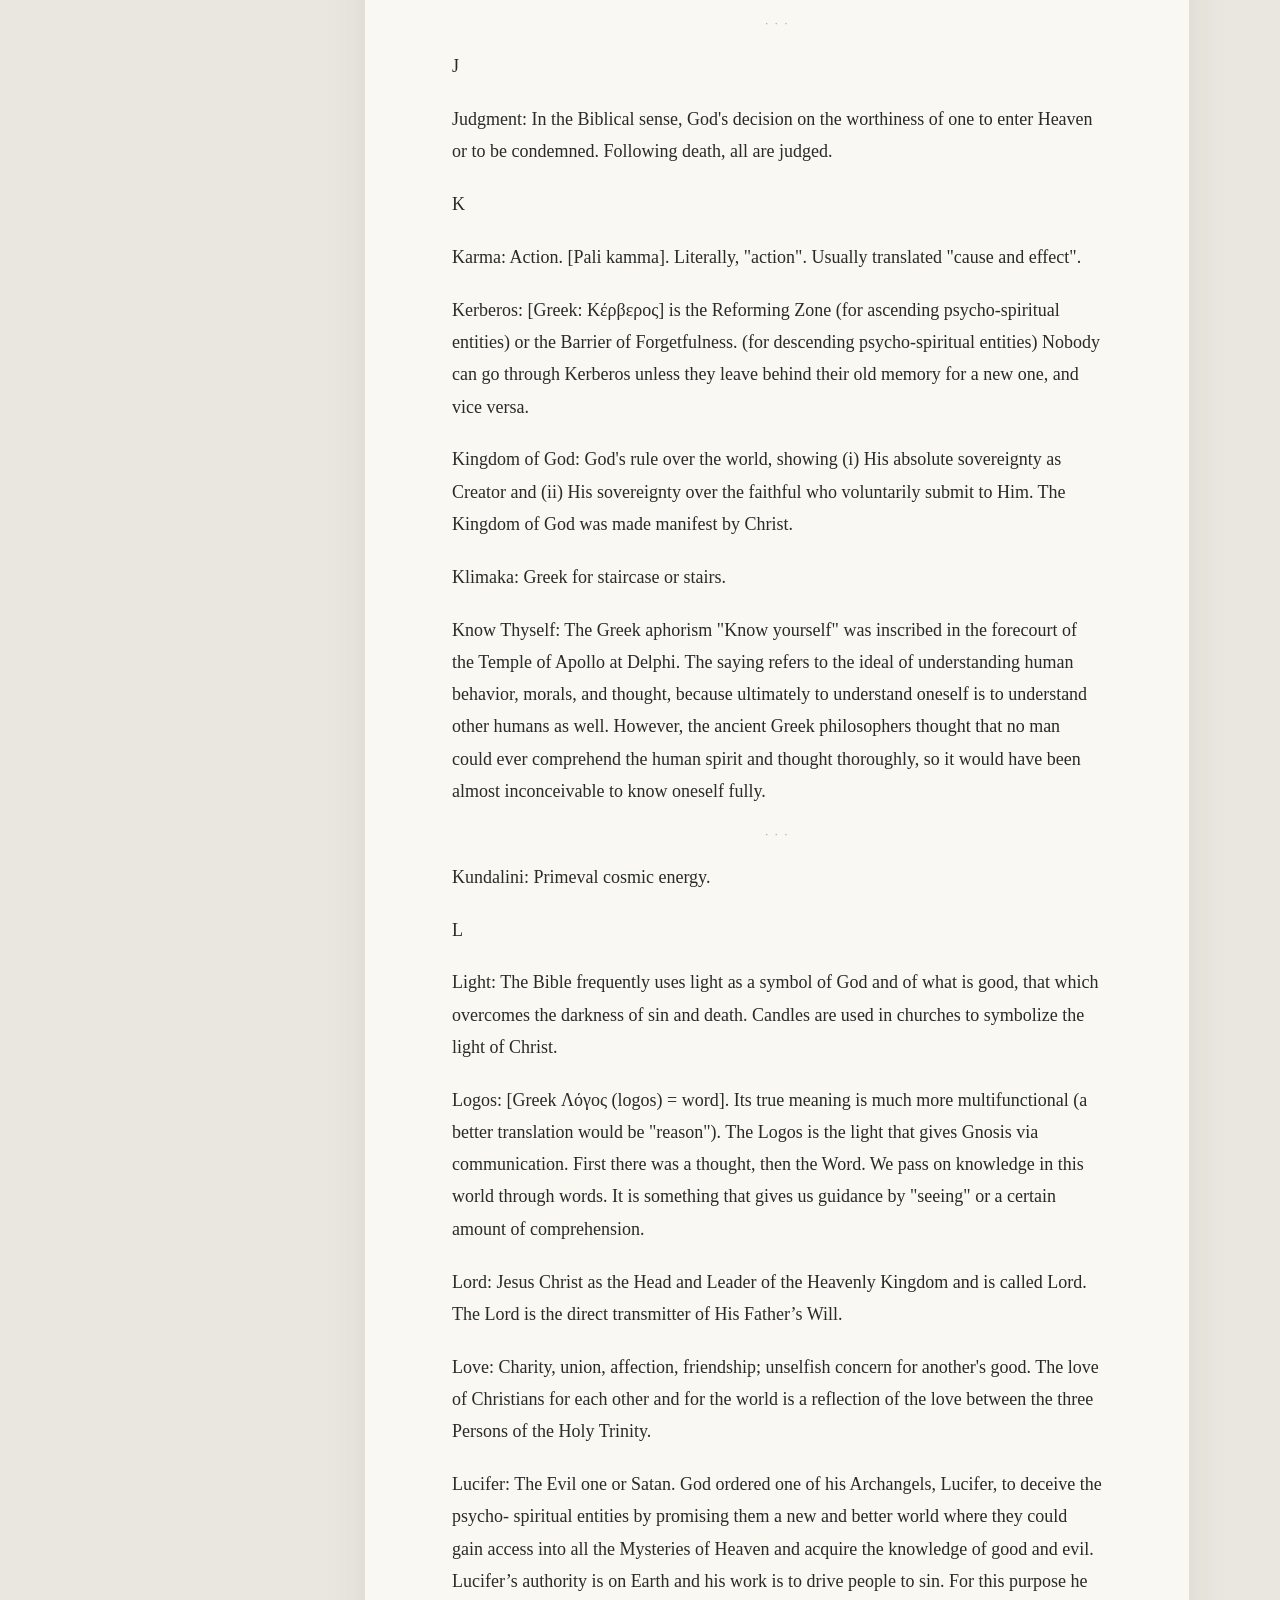
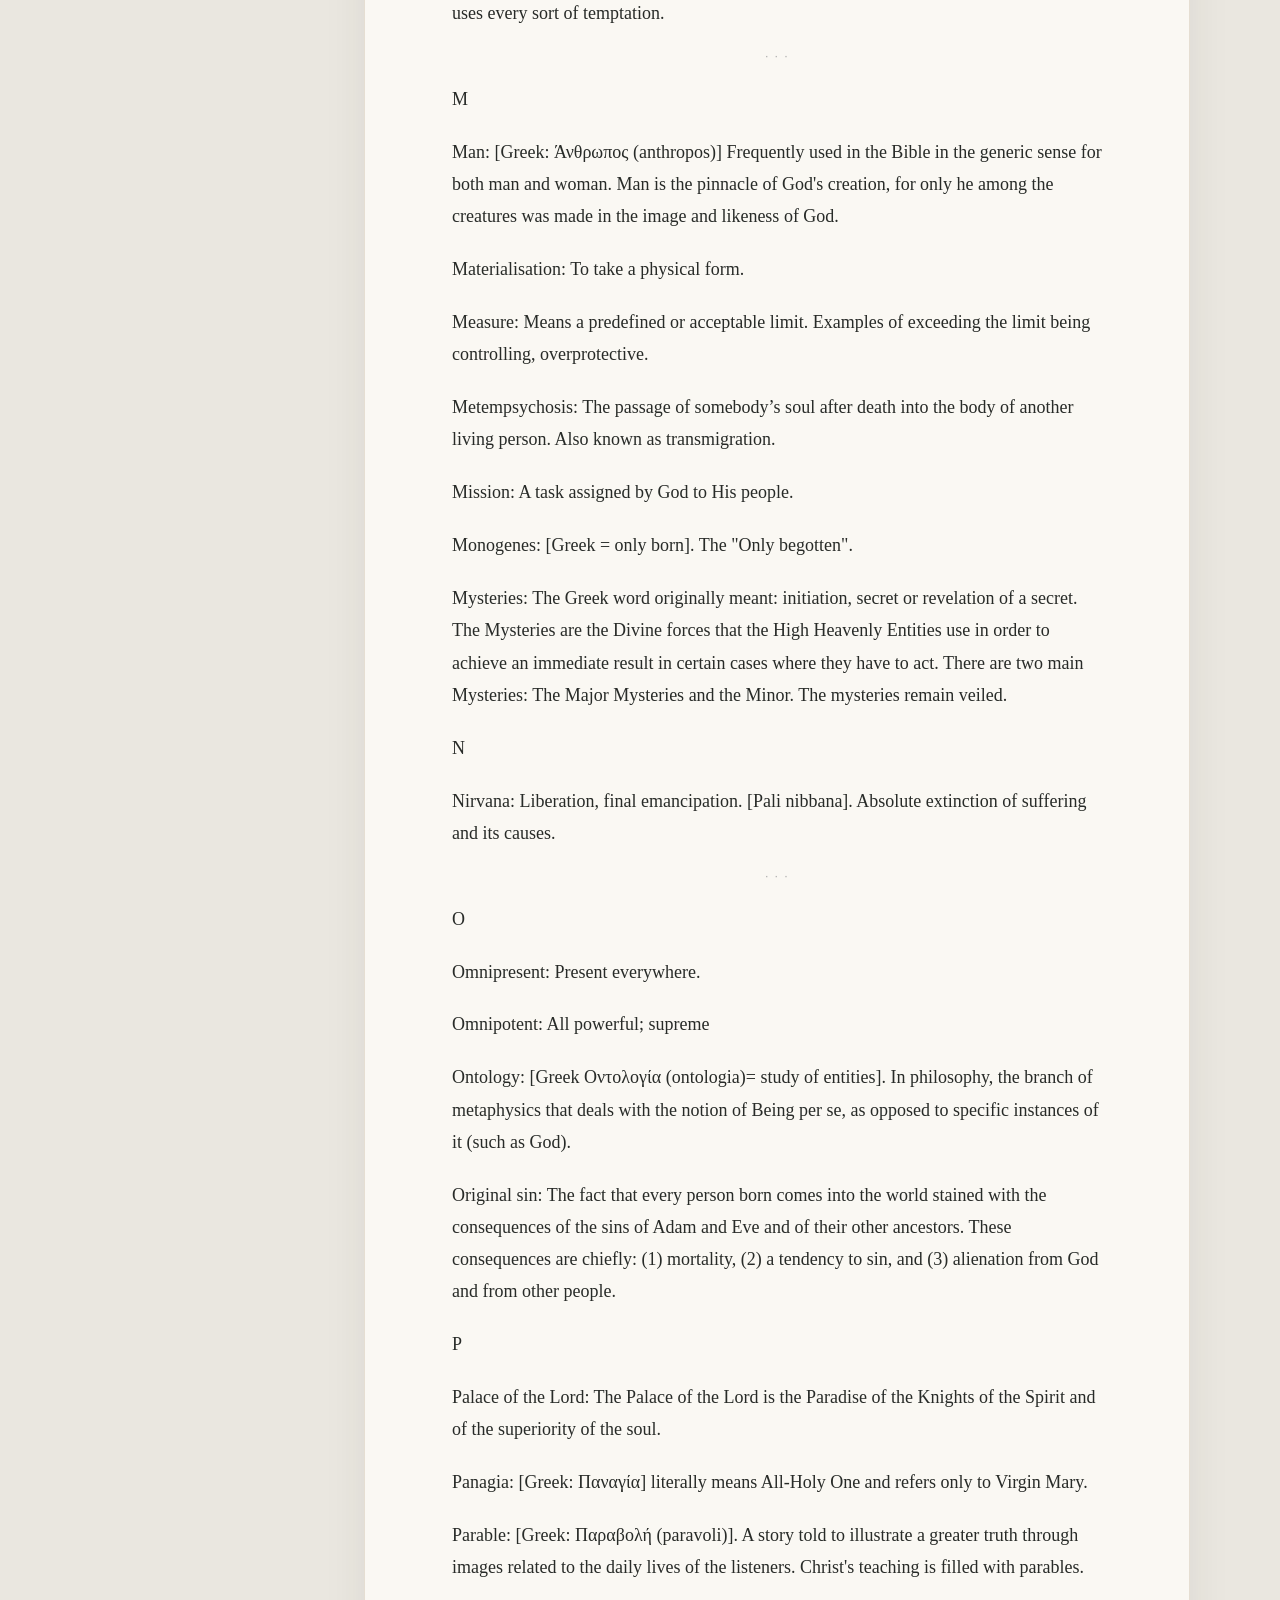
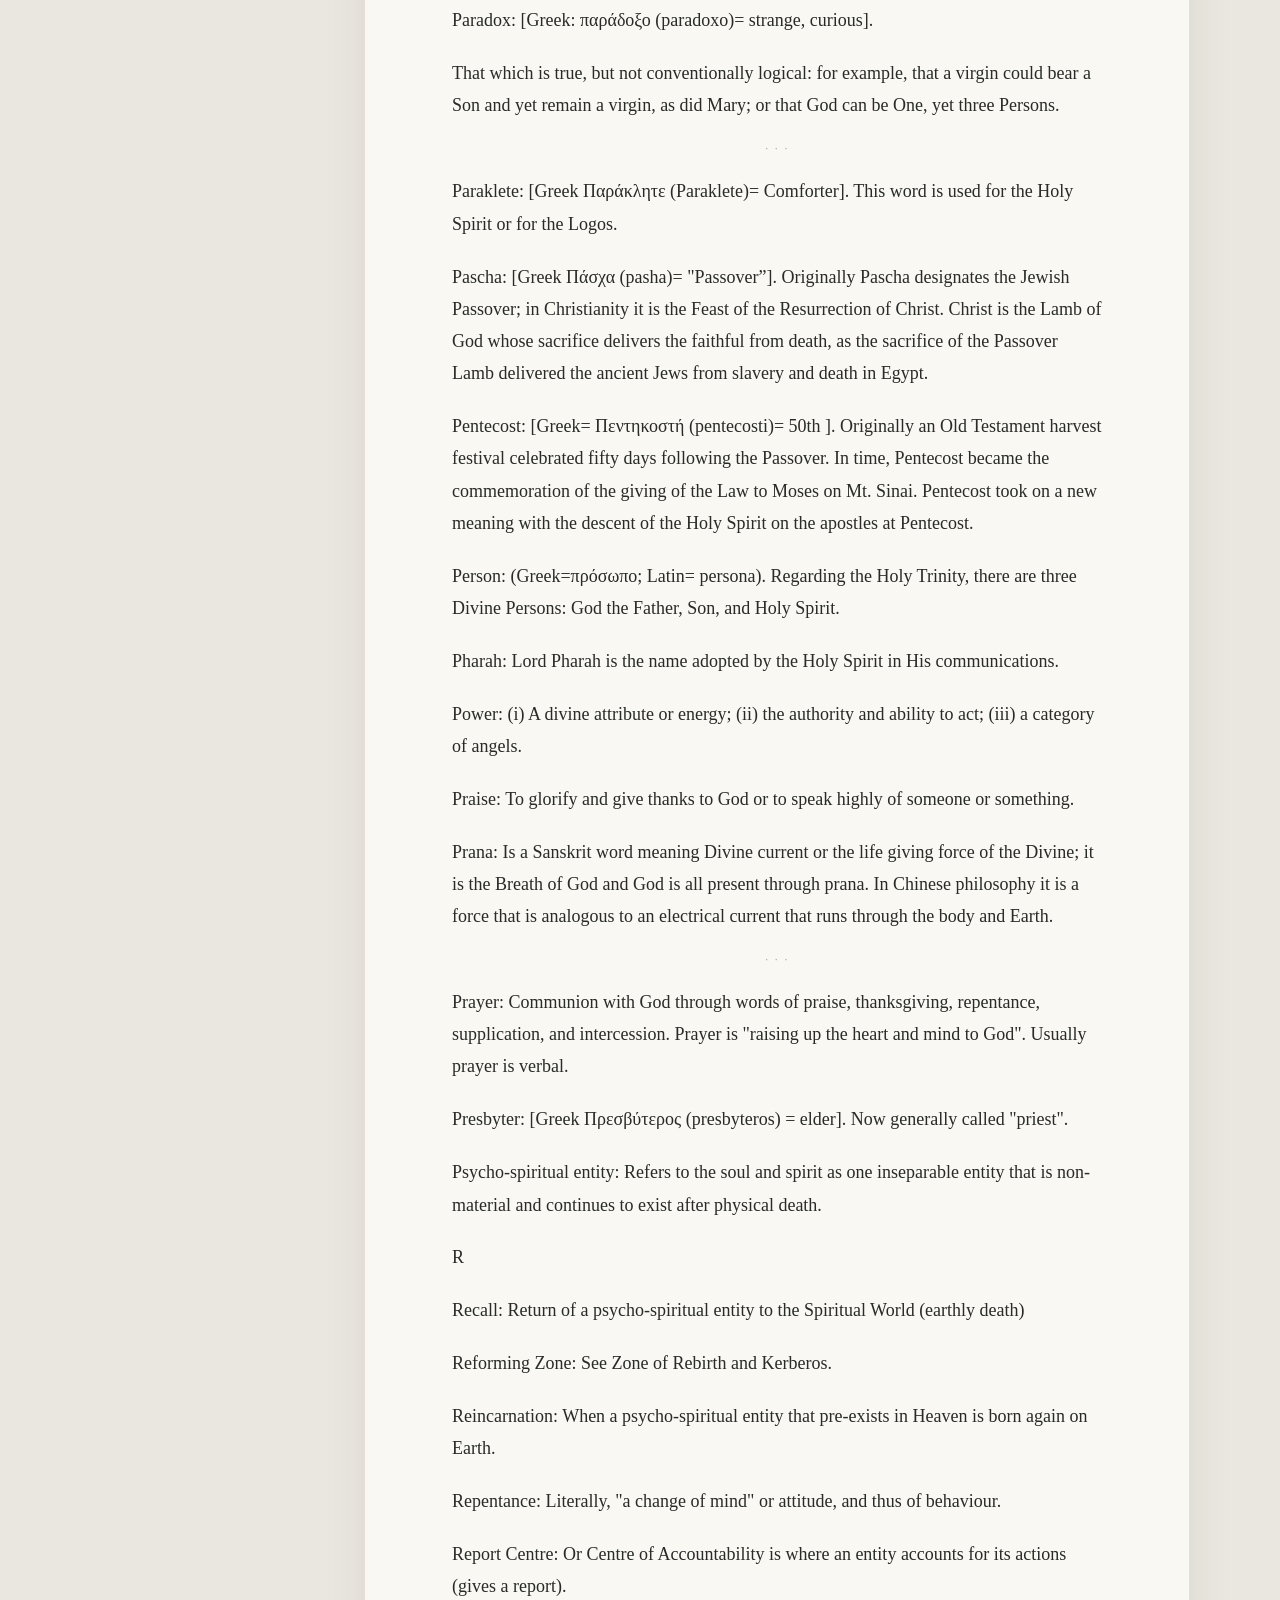
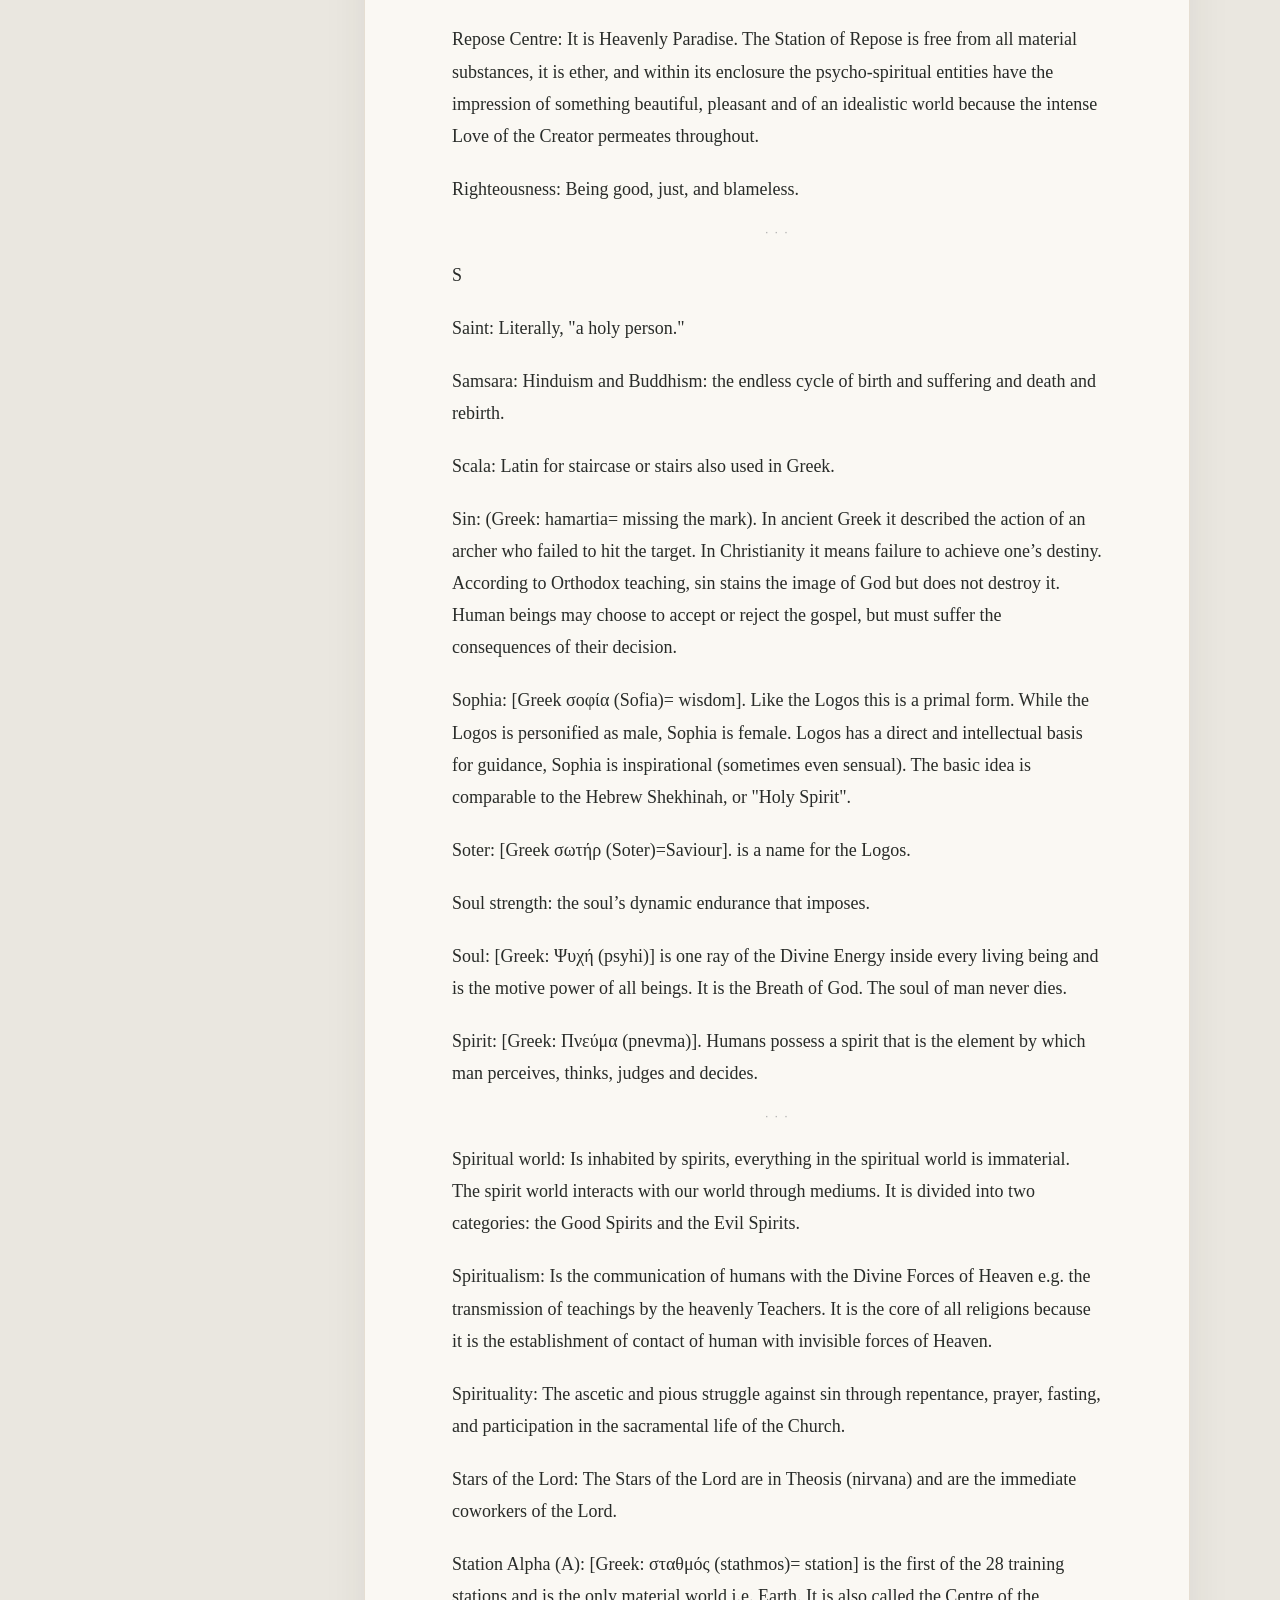
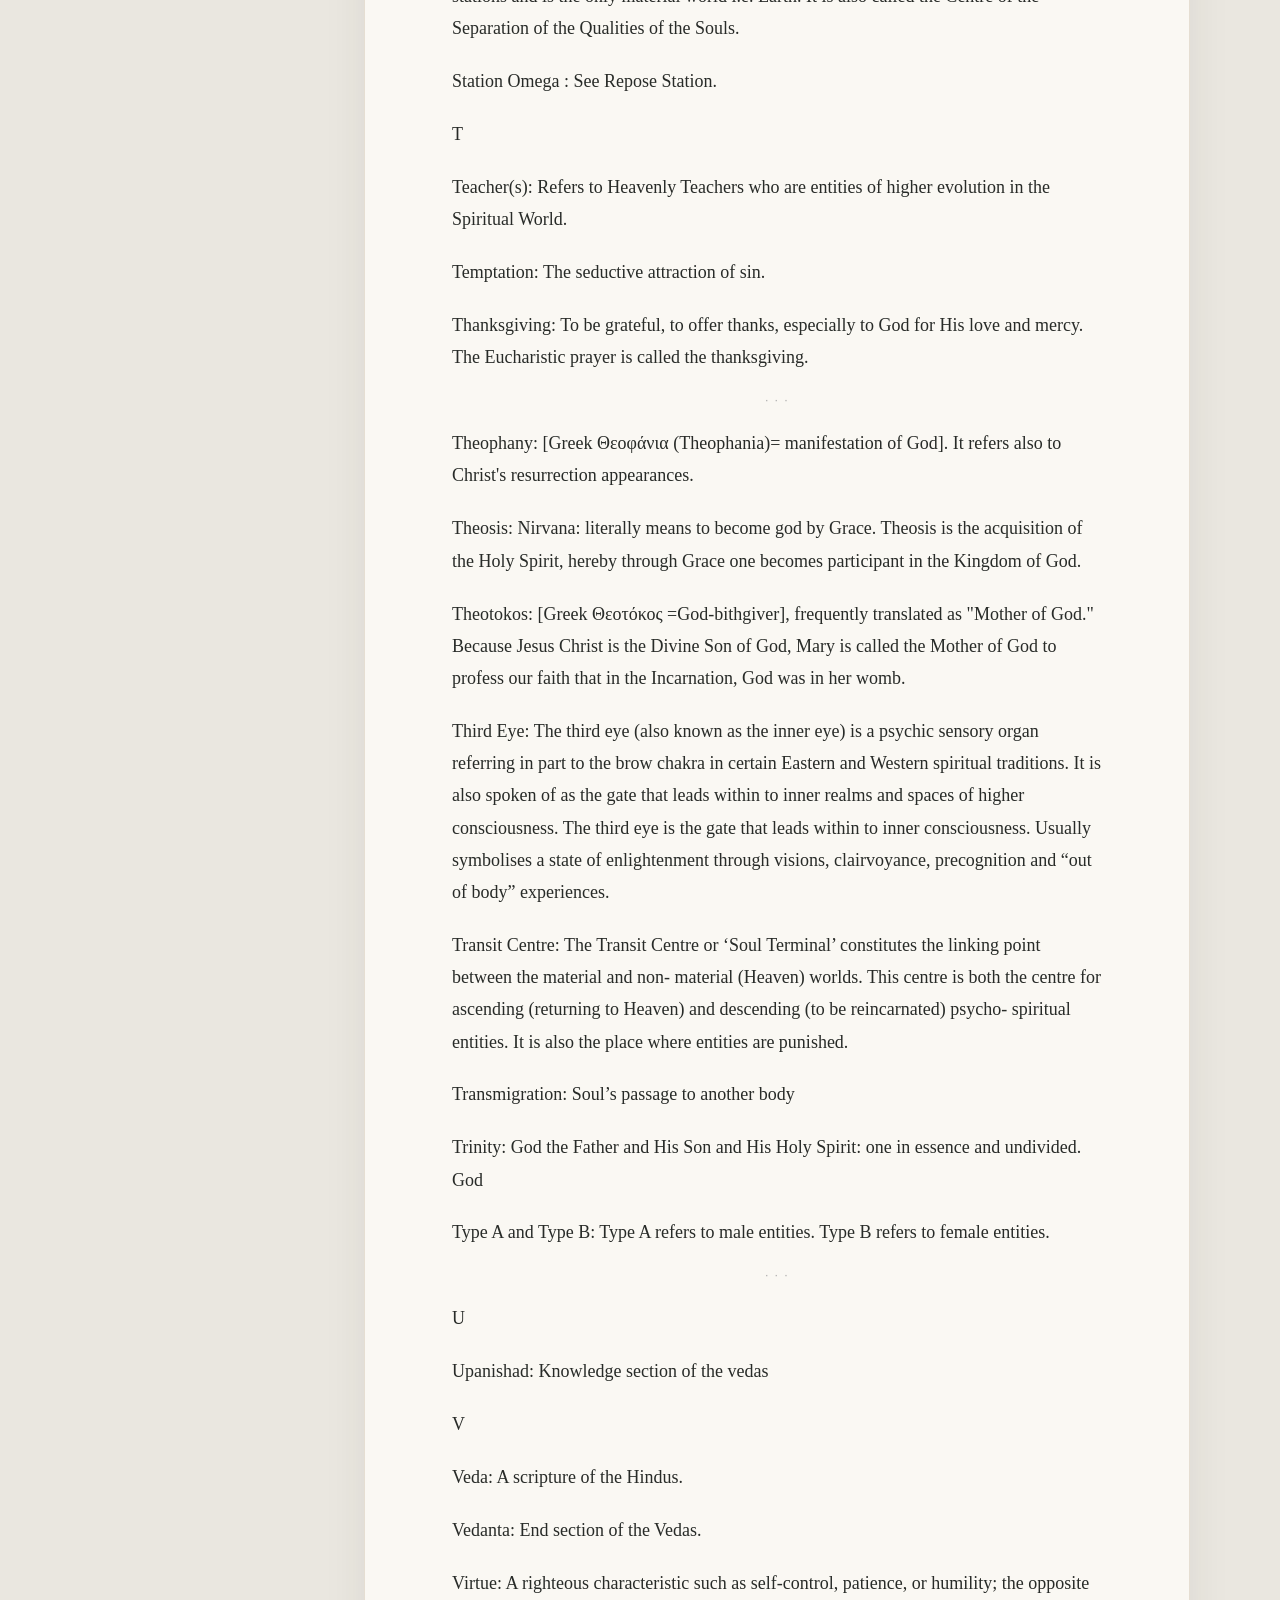
<file: glossary.html>
<!doctype html><html lang="en"><head><meta charset="utf-8"><meta name="viewport" content="width=device-width,initial-scale=1"><title>Glossary of Terms | What we should know before we depart Earth</title><link rel="stylesheet" href="style.css"></head><body><div class="top"><a href="index.html">THE PURPOSE OF EARTHLY LIFE · BOOK 1</a><a href="contents.html">TABLE OF CONTENTS</a></div><div class="shell"><aside class="sidebar"><h3>THE BOOK</h3><a href="index.html">Cover</a><a href="contents.html">Table of contents</a><a href="front-matter.html">Front matter</a><details class="sidebar-chapter" open><summary><span>Chapter 1</span><span class="sidebar-chevron" aria-hidden="true"></span></summary><div class="sidebar-sections"><a class="sidebar-chapter-title" href="chapter-1.html">The Creator and Heavenly Entities — Read chapter</a><a class="sidebar-subchapter" href="chapter-1.html#section-1-1">1.1 Creation</a><a class="sidebar-subchapter" href="chapter-1.html#section-1-2">1.2 The seven days of Creation</a><a class="sidebar-subchapter" href="chapter-1.html#section-1-3">1.3 The many stages of Earth and Man</a><a class="sidebar-subchapter" href="chapter-1.html#section-1-4">1.4 Light and Darkness</a><a class="sidebar-subchapter" href="chapter-1.html#section-1-5">1.5 Holy Trinity</a><a class="sidebar-subchapter" href="chapter-1.html#section-1-6">1.6 Christ descended on Earth as Man</a><a class="sidebar-subchapter" href="chapter-1.html#section-1-7">1.7 Holy Spirit - Pharah</a><a class="sidebar-subchapter" href="chapter-1.html#section-1-8">1.8 Mother of the Lord</a><a class="sidebar-subchapter" href="chapter-1.html#section-1-9">1.9 Freedom and wisdom</a><a class="sidebar-subchapter" href="chapter-1.html#section-1-10">1.10 Love and hatred</a><a class="sidebar-subchapter" href="chapter-1.html#section-1-11">1.11 The Leaders and Teachers</a><a class="sidebar-subchapter" href="chapter-1.html#section-1-12">1.12 Heaven and Earth connections</a><a class="sidebar-subchapter" href="chapter-1.html#section-1-13">1.13 The Angels’ initial descent to Earth</a><a class="sidebar-subchapter" href="chapter-1.html#section-1-14">1.14 Angels and Archangels</a><a class="sidebar-subchapter" href="chapter-1.html#section-1-15">1.15 The Divine Laws</a><a class="sidebar-subchapter" href="chapter-1.html#section-1-16">1.16 The Mysteries</a><a class="sidebar-subchapter" href="chapter-1.html#section-1-17">1.17 Evil’s nature</a><a class="sidebar-subchapter" href="chapter-1.html#section-1-18">1.18 The role of Lucifer</a><a class="sidebar-subchapter" href="chapter-1.html#section-1-19">1.19 The Fickle and Earth Bound Spirits</a><a class="sidebar-subchapter" href="chapter-1.html#section-1-20">1.20 The Winds of the Lord</a><a class="sidebar-subchapter" href="chapter-1.html#section-1-21">1.21 Communication between spirits</a><a class="sidebar-subchapter" href="chapter-1.html#section-1-22">1.22 The work of the Saints</a></div></details><details class="sidebar-chapter"><summary><span>Chapter 2</span><span class="sidebar-chevron" aria-hidden="true"></span></summary><div class="sidebar-sections"><a class="sidebar-chapter-title" href="chapter-2.html">Body, Spirit and Soul — Read chapter</a><a class="sidebar-subchapter" href="chapter-2.html#section-2-1">2.1 Body-Soul-Spirit</a><a class="sidebar-subchapter" href="chapter-2.html#section-2-3">2.3 The word Man</a><a class="sidebar-subchapter" href="chapter-2.html#section-2-4">2.4 Soul and Spirit</a><a class="sidebar-subchapter" href="chapter-2.html#section-2-5">2.5 Symbolism of candles</a><a class="sidebar-subchapter" href="chapter-2.html#section-2-6">2.6 Matter and spirit, the opposing forces</a><a class="sidebar-subchapter" href="chapter-2.html#section-2-7">2.7 Soul strength</a><a class="sidebar-subchapter" href="chapter-2.html#section-2-8">2.8 The psychoanalysis (soul-analysis) of</a><a class="sidebar-subchapter" href="chapter-2.html#section-2-9">2.9 The Spirit is created by God</a><a class="sidebar-subchapter" href="chapter-2.html#section-2-10">2.10 Birth and Death</a><a class="sidebar-subchapter" href="chapter-2.html#section-2-11">2.11 Phenomena during death</a><a class="sidebar-subchapter" href="chapter-2.html#section-2-12">2.12  The physical body after death</a><a class="sidebar-subchapter" href="chapter-2.html#section-2-13">2.13  Euthanasia</a><a class="sidebar-subchapter" href="chapter-2.html#section-2-14">2.14 Suicide</a><a class="sidebar-subchapter" href="chapter-2.html#section-2-15">2.15 Wandering phantoms</a><a class="sidebar-subchapter" href="chapter-2.html#section-2-16">2.16 Reincarnation</a><a class="sidebar-subchapter" href="chapter-2.html#section-2-17">2.17 Metempsychosis</a><a class="sidebar-subchapter" href="chapter-2.html#section-2-18">2.18 Heavenly psycho-spiritual entities</a><a class="sidebar-subchapter" href="chapter-2.html#section-2-19">2.19 The past, the present, and</a><a class="sidebar-subchapter" href="chapter-2.html#section-2-20">2.20  When do the recalled entities</a></div></details><details class="sidebar-chapter"><summary><span>Chapter 3</span><span class="sidebar-chevron" aria-hidden="true"></span></summary><div class="sidebar-sections"><a class="sidebar-chapter-title" href="chapter-3.html">Moderation, Knowing Thyself and Conscience — Read chapter</a><a class="sidebar-subchapter" href="chapter-3.html#section-3-1">3.1 Moderation, the golden rule of the</a><a class="sidebar-subchapter" href="chapter-3.html#section-3-2">3.2 Moderation and knowing thyself</a><a class="sidebar-subchapter" href="chapter-3.html#section-3-3">3.3 The dynamic energy of</a><a class="sidebar-subchapter" href="chapter-3.html#section-3-4">3.4 Decalogue</a><a class="sidebar-subchapter" href="chapter-3.html#section-3-5">3.5 Heavenly principles</a><a class="sidebar-subchapter" href="chapter-3.html#section-3-6">3.6 The Righteousness of the Kingdom</a><a class="sidebar-subchapter" href="chapter-3.html#section-3-7">3.7 Egoism</a><a class="sidebar-subchapter" href="chapter-3.html#section-3-8">3.8 Sorrow and pain removes egoism</a><a class="sidebar-subchapter" href="chapter-3.html#section-3-9">3.9 Other forms of egoism</a><a class="sidebar-subchapter" href="chapter-3.html#section-3-10">3.10 Conscience and subconscious</a><a class="sidebar-subchapter" href="chapter-3.html#section-3-11">3.11 The obscure area of the</a><a class="sidebar-subchapter" href="chapter-3.html#section-3-12">3.12 The conscience’s infallible censure</a><a class="sidebar-subchapter" href="chapter-3.html#section-3-13">3.13 Distress due to conscience</a><a class="sidebar-subchapter" href="chapter-3.html#section-3-14">3.14 The drama within the subconscious</a><a class="sidebar-subchapter" href="chapter-3.html#section-3-15">3.15 Dreams</a><a class="sidebar-subchapter" href="chapter-3.html#section-3-16">3.16 Confession</a><a class="sidebar-subchapter" href="chapter-3.html#section-3-17">3.17 Self sacrifice</a><a class="sidebar-subchapter" href="chapter-3.html#section-3-18">3.18   A and B Quality entities</a><a class="sidebar-subchapter" href="chapter-3.html#section-3-19">3.19 Purity has 24 stages</a><a class="sidebar-subchapter" href="chapter-3.html#section-3-20">3.20 Punishment of entities on Earth</a></div></details><details class="sidebar-chapter"><summary><span>Chapter 4</span><span class="sidebar-chevron" aria-hidden="true"></span></summary><div class="sidebar-sections"><a class="sidebar-chapter-title" href="chapter-4.html">Structure of Heavenly Kingdom — Read chapter</a><a class="sidebar-subchapter" href="chapter-4.html#section-4-1">4.1 Overview of Heavenly structure</a><a class="sidebar-subchapter" href="chapter-4.html#section-4-2">4.2 Station Alpha</a><a class="sidebar-subchapter" href="chapter-4.html#section-4-3">4.3 Klimaka</a><a class="sidebar-subchapter" href="chapter-4.html#section-4-4">4.4 Kerveros</a><a class="sidebar-subchapter" href="chapter-4.html#section-4-5">4.5 The Transit Centre</a><a class="sidebar-subchapter" href="chapter-4.html#section-4-6">4.6 Centre of Accountability</a><a class="sidebar-subchapter" href="chapter-4.html#section-4-7">4.7 Within the Transit Centre</a><a class="sidebar-subchapter" href="chapter-4.html#section-4-8">4.8 Hell, does it exist?</a><a class="sidebar-subchapter" href="chapter-4.html#section-4-9">4.9 Punished entities</a><a class="sidebar-subchapter" href="chapter-4.html#section-4-10">4.10 Fishing the fickle spirits</a><a class="sidebar-subchapter" href="chapter-4.html#section-4-11">4.11 The Alpha to Omega of evolution</a><a class="sidebar-subchapter" href="chapter-4.html#section-4-12">4.12 Station  (omega)</a><a class="sidebar-subchapter" href="chapter-4.html#section-4-13">4.13 How you will rediscover the lost</a><a class="sidebar-subchapter" href="chapter-4.html#section-4-14">4.14 Centre of Spiritual Splendour</a><a class="sidebar-subchapter" href="chapter-4.html#section-4-15">4.15  The 13 Councils</a><a class="sidebar-subchapter" href="chapter-4.html#section-4-16">4.16 The Palace of the Lord and His Stars</a><a class="sidebar-subchapter" href="chapter-4.html#section-4-17">4.17 The Council of the Lord</a><a class="sidebar-subchapter" href="chapter-4.html#section-4-18">4.18 The past, the present and the</a><a class="sidebar-subchapter" href="chapter-4.html#section-4-19">4.19 Other Councils</a><a class="sidebar-subchapter" href="chapter-4.html#section-4-20">4. 20 The Will of the Lord is counsel</a></div></details><a href="epilogue.html">Epilogue</a><a href="glossary.html" class="active">Glossary of Terms</a><a href="bibliography.html">Bibliography and References</a><a href="original.pdf" download>Original PDF ↓</a></aside><main class="sheet"><div class="eyebrow">WHAT WE SHOULD KNOW BEFORE WE DEPART EARTH</div><h1>Glossary of Terms</h1><div class="bodycopy"><p>GLOSSARY OF TERMS</p>
<p>A</p>
<p>Abba: Aramaic word for father.</p>
<p>Akasha: Ether</p>
<p>Akashic records: (ethereal records) These records contain all knowledge of human experience, the history of cosmos and knowledge encoded in a non- physical plain of existence. Also called Book of Heaven. (Akashic from Sanskrit word meaning sky, ether)</p>
<p>Alpha and Omega: Letters that begin and end the Greek alphabet and symbolise the beginning and the end. It is used as a title for Jesus Christ Lord of Earth. It refers to the 24 stations that a psycho-spiritual entity must go through to reach Paradise (Station omega, Ω) with the first station being Station alpha (Α), Earth.</p>
<p>Anarhos(n): [Greek: Άναρχον (Anarhon)= without beginning, infinite, unruled]. Refers to God the Father, Almighty, Creator, Primal Cause, First Cause, Unknown Principle of All, Demiurge. Also to: El, Elohim, Adonai, Jehovah, Alah, Kyrios, Theos, Hypsistos, Yahweh, Yahweh Sabaoth, Eloah, Adonai.</p>
<p>Ancestral sin: Adam and Eve’s disobedience is called ancestral sin. All entities that had not cultivated their soul strength and had fallen into Lucifer’s trap by accepting the apple (Earth) were expelled from Heavenly Paradise.</p>
<p>Angels: [Greek: Άγγελος (angelos)= messenger] bodiless powers created before the creation of the physical universe. Throughout scripture, angels</p><div class="pagebreak" id="pdf-page-207">· · ·</div><p>are messengers who carry the Word of God to Earth.</p>
<p>Apocrypha: Secret (from the Greek meaning hidden away)</p>
<p>Apport: Production of objects at séance.</p>
<p>Apostle: [Greek: Απόστολος (apostolos) = one who is sent]. Apostle is used as a title for the Twelve Disciples who formed the foundation of the New Testament Church, replacing, symbolically, the twelve tribes of Israel.</p>
<p>Archangels: [Greek: Αρχή (arhe) = leadership]. Leaders of angels</p>
<p>Arche: [Αρχή= Arhe] Greek word for authority or leadership.</p>
<p>Archon: [Greek: Άρχον (arhon) = ruler]. Refers to creators and governing forces in the material world.</p>
<p>Authority: Rule of God over the world and the legitimate authority given by God to those ordained to shepherd the faithful. Also, one of the nine choirs of angels.</p>
<p>Automata: Applied automatically.</p>
<p>Avatar: Usually an incarnation of Hindu deity.</p>
<p>B</p>
<p>Bardo: literally: intermediate state or gap. Tibetans (and Buddhists) believe that all existence is nothing more that a sequential series of alternating transitional states of bardos.</p>
<p>Barrier of forgetfulness: Passing through this barrier the descending psycho-spiritual entity loses its Heavenly</p><div class="pagebreak" id="pdf-page-208">· · ·</div><p>memory completely. Also called the Reforming Zone.</p>
<p>Beatitude: Literally, &quot;exalted happiness&quot;. The nine blessings of Christ in the Sermon on the Mount are called the Beatitudes.</p>
<p>Belief: Acceptance of the truths of the gospel.</p>
<p>Bishop: [Greek: Επίσκοπος (episcopes)= overseer]. A bishop is the leader of a local community of Christians. In the New Testament there is no clear distinction between the offices of bishop and elder (presbyter), both of which function as leaders of the community.</p>
<p>Book of Heaven: Akashic record</p>
<p>Buddha: Enlightened or awakened one. The First Refuge of the Triple Gem, the other two being Dharma: Teaching and Sangha: Community.</p>
<p>C</p>
<p>Category A and B entities: See type A and B</p>
<p>Centre of Spiritual Splendour: Also known as the Centre of Spiritual Radiance. It is equivalent to the control tower that is so necessary at our airports. From this Centre all the directives to the instruments of Heaven are transmitted according to the Heavenly Authority with great accuracy, so that there are no mistakes.</p>
<p>Church: [Greek: Εκκλησία (ecclesia)]. The faithful are called out of the world to be the Church: the body of Christ, the Bride of Christ, the New Israel, the ark of salvation, the assembly of the faithful.</p><div class="pagebreak" id="pdf-page-209">· · ·</div><p>Commandment: Law of God, given first in the Ten Commandments on Mt. Sinai, and completed or fulfilled by the teaching of Christ.</p>
<p>Communion: [Greek: Κοινωνία (kenonia) = community]. A common union of the most intimate kind, enjoyed by Christians with God and with each other in the Church. This communion is especially realized in the mystery of the Holy Eucharist.</p>
<p>Conscience: Sense of right and wrong; scruples; ethics</p>
<p>Conscious: Aware; deliberate</p>
<p>Confession: Avowal or verbal witness of faith in Christ, leading to salvation. Also admission of wrongdoing or guilt.</p>
<p>Cosmos: [Greek: Κόσμος (kosmos)= world]. The universe or &quot;world,&quot; created by God from nothing. God controls it.</p>
<p>Council of the Lord: The Council of the Lord is the Parliament of the Spiritual World.</p>
<p>Creation: [Greek: Κτήσις (ktisis)= construction]. or Genesis. Everything made by God. The term creation is applied to the cosmos in general and to mankind in particular. Creation has no existence apart from God, but is nevertheless distinct from God.</p>
<p>Creator: See Anarhos.</p>
<p>Crucifixion: A form of execution of criminals used by the ancient Romans in which the offender is nailed through his wrists and ankles to a cross. A crucified person usually died from suffocation after becoming too exhausted to pull himself up in order to breathe.</p><div class="pagebreak" id="pdf-page-210">· · ·</div><p>D</p>
<p>Demiurge: Creator, Anarhon, God.</p>
<p>Deva: Divine being</p>
<p>Devil: Lucifer or Satan, the leader of the fallen angels. Called the father of lies by Jesus. Satan tempts the faithful to join his rebellion against God. The Greek word for devil means &quot;separator&quot;, although not evil by nature.</p>
<p>Divine Laws: The Laws of God are very strict because, before creating the world He established the Laws. They have validity and are enforced automatically. A Law is an idea, a concept but it is not something abstract, as we understand ideas, but Laws are energies that act on psycho- spiritual entities in an unknown manner; they belong to the Values of Heaven.</p>
<p>E</p>
<p>Energy: [Greek: Ενέργεια (energia)]. Used theologically, that which radiates from the hidden essence or nature of God. The energies of God, such as Grace, are not created, and allow the believer to enter into a personal relationship with God while preserving the unique character of God, whose essence always remains hidden from humanity.</p>
<p>Enlightenment: See Illumination.</p>
<p>Erevos/Erebus: Deep darkness.</p>
<p>Epiphany: [Greek: Επιφάνια (epiphania)= surface]. The word means a manifestation of God. Examples</p><div class="pagebreak" id="pdf-page-211">· · ·</div><p>of epiphanies are the burning bush and the Transfiguration of Christ.</p>
<p>Esoteric: Restricted to initiates; cryptic.</p>
<p>Essence: [Greek: ουσία (ousia) = substance, nature or being]. God’s essence and His energies are pre- eternal and uncreated.</p>
<p>God’s essence (essential nature) is a Mystery. God the Father, the Son, and the Holy Spirit are &quot;of one essence&quot;. Jesus Christ is &quot;of one essence&quot; with God the Father and the Holy Spirit in His divinity, and &quot;of one essence&quot; with all human beings in His humanity. God&#x27;s essence is beyond the understanding and comprehension of His creatures.</p>
<p>F</p>
<p>Faith: Belief or trust. The effects of faith are freedom from the power of the devil, the attainment of virtue and progress towards perfection and union with God. Belief and trust in Christ as one&#x27;s Saviour. One is saved by faith through grace — a living faith manifested by a righteous life.</p>
<p>Fasting: ascetics exercise whereby one gives up certain foods, usually meat and dairy products, as a means of disciplining the body. Fasting is a part of the ascetic life and a sign of repentance.</p>
<p>Father: (i) God the Father is one of the three Persons of the Holy Trinity. God the Son is eternally begotten of God the Father. God the Holy Spirit eternally proceeds from God the Father.</p>
<p>(ii) Father is a title given to one&#x27;s spiritual father based on the custom of the Jews, who spoke of their father Abraham or their father David, and</p><div class="pagebreak" id="pdf-page-212">· · ·</div><p>on the words of Paul, who called himself the father of his flock.</p>
<p>Female entity: Woman. Type B. Of the gender that produces offspring.</p>
<p>Fickle spirits: If a psycho-spiritual entity is very nostalgic about its life on Earth, the psycho-spiritual entity can become insubordinate and then it becomes an unpredictable spirit. It floats around in Heaven until it voluntarily enters the Transit Centre.</p>
<p>First Cause: God (see Anarhon)</p>
<p>Fished: Gathering psycho-spiritual entities. Some of the Evil spirits that serve Lucifer for ages become bored because they feel that their path leads nowhere. They are then “fished” by the Great Leaders of the Spiritual World and they are transferred within the Heavenly Kingdom.</p>
<p>Free will: The freedom to choose between good and evil, between God and sin.</p>
<p>G</p>
<p>Glory: Divine splendor of God, or a specific manifestation of God&#x27;s presence frequently likened to a cloud, smoke, or brilliant light. To serve and worship God is to glorify Him.</p>
<p>Gnosis: Knowledge of spiritual truths reputedly possessed by the ancient Gnostics, who believed them to be essential to salvation, or simply, Knowledge.</p>
<p>God’s Breath: Divine life giving force, it is the motive force that sustains life. See prana.</p>
<p>Guru: Teacher, preceptor</p><div class="pagebreak" id="pdf-page-213">· · ·</div><p>H</p>
<p>Hades: [Greek: Άδης ] the realm of the dead.</p>
<p>Heart: Blood pumping organ. According to religious beliefs, it is where the union with God may be consummated; it has a spiritual dimension.</p>
<p>Heavenly Kingdom: The Kingdom of Heaven where psycho-spiritual entities exist.</p>
<p>Holy: Literally, &quot;set apart&quot; or separated unto God; also, blessed, righteous, sinless. The word, therefore, refers to God as the source of holiness.</p>
<p>Hope: An expectation of something desired. Christian hope is trust and confidence in the eternal goodness of God, a faith that Christ has overcome the suffering of this world.</p>
<p>Human: Consists of the material body and two non- material elements: the soul and the spirit. The two non-material elements are tightly interconnected i.e. inseparably connected and is called the psycho-spiritual entity.</p>
<p>I</p>
<p>Icon: [Greek: Εικόνα (econ)= image]. Christ is &quot;the image of the invisible God&quot;. Because Christ is God who became Man, He can Himself be pictured or imaged. Thus, icons of Christ— together with those of His saints - express the reality of the Incarnation. Orthodox Christians honour or venerate icons, but never worship them, for worship is due to God alone. The</p><div class="pagebreak" id="pdf-page-214">· · ·</div><p>honour given to icons passes on to the one represented on the icon, as a means of thanksgiving for what God has done in that person&#x27;s life.</p>
<p>Idol: [Greek: Είδωλο	 (eidolon]. A statue or other images of a false god; anything that is worshipped in place of the one true God.</p>
<p>Illumination: Enlightenment; act of illuminating; the energy that brings the teachings. In the Bible, darkness is often used as an image of sin and death. To be illuminated is to be shown the true path of righteousness in God, thereby being led out of the darkness of sin and death.</p>
<p>Image: [Greek: Εικόνα (econ)= image]. The Bible teaches that man was created in the image and likeness of God. Men and women reflect the Divine image in their ability to reason and to rule nature, and in freedom of action.</p>
<p>Incarnate: From Latin, meaning &quot;to become flesh&quot;. Christ is God incarnate: He became flesh - that is, human - thereby sanctifying human flesh and reuniting all humanity to God.</p>
<p>Incense: The sap of the frankincense tree, or other aromatic substances, dried and burned in honour of God. The offering of incense has been associated with the worship of God since God commanded Moses to burn incense to Him in the tabernacle.</p>
<p>Intercession: Supplication to God on behalf of another person. Christ intercedes before God the Father on behalf of the repentant sinner, and God&#x27;s people intercede for one another.</p><div class="pagebreak" id="pdf-page-215">· · ·</div><p>J</p>
<p>Judgment: In the Biblical sense, God&#x27;s decision on the worthiness of one to enter Heaven or to be condemned. Following death, all are judged.</p>
<p>K</p>
<p>Karma: Action. [Pali kamma]. Literally, &quot;action&quot;. Usually translated &quot;cause and effect&quot;.</p>
<p>Kerberos: [Greek: Κέρβερος] is the Reforming Zone (for ascending psycho-spiritual entities) or the Barrier of Forgetfulness. (for descending psycho-spiritual entities) Nobody can go through Kerberos unless they leave behind their old memory for a new one, and vice versa.</p>
<p>Kingdom of God: God&#x27;s rule over the world, showing (i) His absolute sovereignty as Creator and (ii) His sovereignty over the faithful who voluntarily submit to Him. The Kingdom of God was made manifest by Christ.</p>
<p>Klimaka: Greek for staircase or stairs.</p>
<p>Know Thyself: The Greek aphorism &quot;Know yourself&quot; was inscribed in the forecourt of the Temple of Apollo at Delphi. The saying refers to the ideal of understanding human behavior, morals, and thought, because ultimately to understand oneself is to understand other humans as well. However, the ancient Greek philosophers thought that no man could ever comprehend the human spirit and thought thoroughly, so it would have been almost inconceivable to know oneself fully.</p><div class="pagebreak" id="pdf-page-216">· · ·</div><p>Kundalini: Primeval cosmic energy.</p>
<p>L</p>
<p>Light: The Bible frequently uses light as a symbol of God and of what is good, that which overcomes the darkness of sin and death. Candles are used in churches to symbolize the light of Christ.</p>
<p>Logos: [Greek Λόγος (logos) = word]. Its true meaning is much more multifunctional (a better translation would be &quot;reason&quot;). The Logos is the light that gives Gnosis via communication. First there was a thought, then the Word. We pass on knowledge in this world through words. It is something that gives us guidance by &quot;seeing&quot; or a certain amount of comprehension.</p>
<p>Lord: Jesus Christ as the Head and Leader of the Heavenly Kingdom and is called Lord. The Lord is the direct transmitter of His Father’s Will.</p>
<p>Love: Charity, union, affection, friendship; unselfish concern for another&#x27;s good. The love of Christians for each other and for the world is a reflection of the love between the three Persons of the Holy Trinity.</p>
<p>Lucifer: The Evil one or Satan. God ordered one of his Archangels, Lucifer, to deceive the psycho- spiritual entities by promising them a new and better world where they could gain access into all the Mysteries of Heaven and acquire the knowledge of good and evil. Lucifer’s authority is on Earth and his work is to drive people to sin. For this purpose he uses every sort of temptation.</p><div class="pagebreak" id="pdf-page-217">· · ·</div><p>M</p>
<p>Man: [Greek: Άνθρωπος (anthropos)] Frequently used in the Bible in the generic sense for both man and woman. Man is the pinnacle of God&#x27;s creation, for only he among the creatures was made in the image and likeness of God.</p>
<p>Materialisation: To take a physical form.</p>
<p>Measure: Means a predefined or acceptable limit. Examples of exceeding the limit being controlling, overprotective.</p>
<p>Metempsychosis: The passage of somebody’s soul after death into the body of another living person. Also known as transmigration.</p>
<p>Mission: A task assigned by God to His people.</p>
<p>Monogenes: [Greek = only born]. The &quot;Only begotten&quot;.</p>
<p>Mysteries: The Greek word originally meant: initiation, secret or revelation of a secret. The Mysteries are the Divine forces that the High Heavenly Entities use in order to achieve an immediate result in certain cases where they have to act. There are two main Mysteries: The Major Mysteries and the Minor. The mysteries remain veiled.</p>
<p>N</p>
<p>Nirvana: Liberation, final emancipation. [Pali nibbana]. Absolute extinction of suffering and its causes.</p><div class="pagebreak" id="pdf-page-218">· · ·</div><p>O</p>
<p>Omnipresent: Present everywhere.</p>
<p>Omnipotent: All powerful; supreme</p>
<p>Ontology: [Greek Οντολογία (ontologia)= study of entities]. In philosophy, the branch of metaphysics that deals with the notion of Being per se, as opposed to specific instances of it (such as God).</p>
<p>Original sin: The fact that every person born comes into the world stained with the consequences of the sins of Adam and Eve and of their other ancestors. These consequences are chiefly: (1) mortality, (2) a tendency to sin, and (3) alienation from God and from other people.</p>
<p>P</p>
<p>Palace of the Lord: The Palace of the Lord is the Paradise of the Knights of the Spirit and of the superiority of the soul.</p>
<p>Panagia: [Greek: Παναγία] literally means All-Holy One and refers only to Virgin Mary.</p>
<p>Parable: [Greek: Παραβολή (paravoli)]. A story told to illustrate a greater truth through images related to the daily lives of the listeners. Christ&#x27;s teaching is filled with parables.</p>
<p>Paradox: [Greek: παράδοξο (paradoxo)= strange, curious].</p>
<p>That which is true, but not conventionally logical: for example, that a virgin could bear a Son and yet remain a virgin, as did Mary; or that God can be One, yet three Persons.</p><div class="pagebreak" id="pdf-page-219">· · ·</div><p>Paraklete: [Greek Παράκλητε (Paraklete)= Comforter]. This word is used for the Holy Spirit or for the Logos.</p>
<p>Pascha: [Greek Πάσχα (pasha)= &quot;Passover”]. Originally Pascha designates the Jewish Passover; in Christianity it is the Feast of the Resurrection of Christ. Christ is the Lamb of God whose sacrifice delivers the faithful from death, as the sacrifice of the Passover Lamb delivered the ancient Jews from slavery and death in Egypt.</p>
<p>Pentecost: [Greek= Πεντηκοστή (pentecosti)= 50th ]. Originally an Old Testament harvest festival celebrated fifty days following the Passover. In time, Pentecost became the commemoration of the giving of the Law to Moses on Mt. Sinai. Pentecost took on a new meaning with the descent of the Holy Spirit on the apostles at Pentecost.</p>
<p>Person: (Greek=πρόσωπο; Latin= persona). Regarding the Holy Trinity, there are three Divine Persons: God the Father, Son, and Holy Spirit.</p>
<p>Pharah: Lord Pharah is the name adopted by the Holy Spirit in His communications.</p>
<p>Power: (i) A divine attribute or energy; (ii) the authority and ability to act; (iii) a category of angels.</p>
<p>Praise: To glorify and give thanks to God or to speak highly of someone or something.</p>
<p>Prana: Is a Sanskrit word meaning Divine current or the life giving force of the Divine; it is the Breath of God and God is all present through prana. In Chinese philosophy it is a force that is analogous to an electrical current that runs through the body and Earth.</p><div class="pagebreak" id="pdf-page-220">· · ·</div><p>Prayer: Communion with God through words of praise, thanksgiving, repentance, supplication, and intercession. Prayer is &quot;raising up the heart and mind to God&quot;. Usually prayer is verbal.</p>
<p>Presbyter: [Greek Πρεσβύτερος (presbyteros) = elder]. Now generally called &quot;priest&quot;.</p>
<p>Psycho-spiritual entity: Refers to the soul and spirit as one inseparable entity that is non-material and continues to exist after physical death.</p>
<p>R</p>
<p>Recall: Return of a psycho-spiritual entity to the Spiritual World (earthly death)</p>
<p>Reforming Zone: See Zone of Rebirth and Kerberos.</p>
<p>Reincarnation: When a psycho-spiritual entity that pre-exists in Heaven is born again on Earth.</p>
<p>Repentance: Literally, &quot;a change of mind&quot; or attitude, and thus of behaviour.</p>
<p>Report Centre: Or Centre of Accountability is where an entity accounts for its actions (gives a report).</p>
<p>Repose Centre: It is Heavenly Paradise. The Station of Repose is free from all material substances, it is ether, and within its enclosure the psycho-spiritual entities have the impression of something beautiful, pleasant and of an idealistic world because the intense Love of the Creator permeates throughout.</p>
<p>Righteousness: Being good, just, and blameless.</p><div class="pagebreak" id="pdf-page-221">· · ·</div><p>S</p>
<p>Saint: Literally, &quot;a holy person.&quot;</p>
<p>Samsara: Hinduism and Buddhism: the endless cycle of birth and suffering and death and rebirth.</p>
<p>Scala: Latin for staircase or stairs also used in Greek.</p>
<p>Sin: (Greek: hamartia= missing the mark). In ancient Greek it described the action of an archer who failed to hit the target. In Christianity it means failure to achieve one’s destiny. According to Orthodox teaching, sin stains the image of God but does not destroy it. Human beings may choose to accept or reject the gospel, but must suffer the consequences of their decision.</p>
<p>Sophia: [Greek σοφία (Sofia)= wisdom]. Like the Logos this is a primal form. While the Logos is personified as male, Sophia is female. Logos has a direct and intellectual basis for guidance, Sophia is inspirational (sometimes even sensual). The basic idea is comparable to the Hebrew Shekhinah, or &quot;Holy Spirit&quot;.</p>
<p>Soter: [Greek σωτήρ (Soter)=Saviour]. is a name for the Logos.</p>
<p>Soul strength: the soul’s dynamic endurance that imposes.</p>
<p>Soul: [Greek: Ψυχή (psyhi)] is one ray of the Divine Energy inside every living being and is the motive power of all beings. It is the Breath of God. The soul of man never dies.</p>
<p>Spirit: [Greek: Πνεύμα (pnevma)]. Humans possess a spirit that is the element by which man perceives, thinks, judges and decides.</p><div class="pagebreak" id="pdf-page-222">· · ·</div><p>Spiritual world: Is inhabited by spirits, everything in the spiritual world is immaterial. The spirit world interacts with our world through mediums. It is divided into two categories: the Good Spirits and the Evil Spirits.</p>
<p>Spiritualism: Is the communication of humans with the Divine Forces of Heaven e.g. the transmission of teachings by the heavenly Teachers. It is the core of all religions because it is the establishment of contact of human with invisible forces of Heaven.</p>
<p>Spirituality: The ascetic and pious struggle against sin through repentance, prayer, fasting, and participation in the sacramental life of the Church.</p>
<p>Stars of the Lord: The Stars of the Lord are in Theosis (nirvana) and are the immediate coworkers of the Lord.</p>
<p>Station Alpha (A): [Greek: σταθμός (stathmos)= station] is the first of the 28 training stations and is the only material world i.e. Earth. It is also called the Centre of the Separation of the Qualities of the Souls.</p>
<p>Station Omega : See Repose Station.</p>
<p>T</p>
<p>Teacher(s): Refers to Heavenly Teachers who are entities of higher evolution in the Spiritual World.</p>
<p>Temptation: The seductive attraction of sin.</p>
<p>Thanksgiving: To be grateful, to offer thanks, especially to God for His love and mercy. The Eucharistic prayer is called the thanksgiving.</p><div class="pagebreak" id="pdf-page-223">· · ·</div><p>Theophany: [Greek Θεοφάνια (Theophania)= manifestation of God]. It refers also to Christ&#x27;s resurrection appearances.</p>
<p>Theosis: Nirvana: literally means to become god by Grace. Theosis is the acquisition of the Holy Spirit, hereby through Grace one becomes participant in the Kingdom of God.</p>
<p>Theotokos: [Greek Θεοτόκος =God-bithgiver], frequently translated as &quot;Mother of God.&quot; Because Jesus Christ is the Divine Son of God, Mary is called the Mother of God to profess our faith that in the Incarnation, God was in her womb.</p>
<p>Third Eye: The third eye (also known as the inner eye) is a psychic sensory organ referring in part to the brow chakra in certain Eastern and Western spiritual traditions. It is also spoken of as the gate that leads within to inner realms and spaces of higher consciousness. The third eye is the gate that leads within to inner consciousness. Usually symbolises a state of enlightenment through visions, clairvoyance, precognition and “out of body” experiences.</p>
<p>Transit Centre: The Transit Centre or ‘Soul Terminal’ constitutes the linking point between the material and non- material (Heaven) worlds. This centre is both the centre for ascending (returning to Heaven) and descending (to be reincarnated) psycho- spiritual entities. It is also the place where entities are punished.</p>
<p>Transmigration: Soul’s passage to another body</p>
<p>Trinity: God the Father and His Son and His Holy Spirit: one in essence and undivided. God</p>
<p>Type A and Type B: Type A refers to male entities. Type B refers to female entities.</p><div class="pagebreak" id="pdf-page-224">· · ·</div><p>U</p>
<p>Upanishad: Knowledge section of the vedas</p>
<p>V</p>
<p>Veda: A scripture of the Hindus.</p>
<p>Vedanta: End section of the Vedas.</p>
<p>Virtue: A righteous characteristic such as self-control, patience, or humility; the opposite of vice or passion. As a person grows spiritually, he or she grows in virtue while the passions are conquered by the grace of God.</p>
<p>W</p>
<p>White State: Is governed by the Forces of Good headed by Lord Jesus Christ.</p>
<p>Winds of the Lord: The Winds of the Lord are the natural disasters that take place in a wide scale, with many human victims. They are so called because God has withdrawn His goodwill and has deliberately left the Evil One free to subjugate the souls and take them to where it is written that they should go.</p>
<p>Witness: (Greek: μάρτυς) one who testifies by word and deed.</p>
<p>Word of God: (Greek: λόγος: logos) The Son of God, who from the mystery of His eternal birth is called the Word of the Father.</p>
<p>Worship: Literally, &quot;to bow down.&quot;</p><div class="pagebreak" id="pdf-page-225">· · ·</div><p>Worthy: (Greek:Άξιος) Describes those who act in a manner befitting one who is a follower of Christ. No one is worthy of salvation in and of himself, but all are made worthy through Christ.</p>
<p>Y</p>
<p>Yoga: Union, philosophy of Patanjali (an important collection of aphorisms of yoga practice).</p>
<p>Yogi: One who practices yoga</p>
<p>Z</p>
<p>Zeal: Devotion; enthusiastic obedience to God; a quality of divine diligence or fervour.</p>
<p>Zone of rebirth: Passing through this zone the ascending psycho-spiritual entity regains all previous knowledge from both Heaven and Earth.</p></div><nav class="end"><a href="epilogue.html">← Previous</a><a href="contents.html">Contents</a><a href="bibliography.html">Next →</a></nav><p class="notice">Digital reading edition. Explanatory right-margin notes excluded. Check the original PDF where special Greek glyphs, symbols or references need verification.</p></main></div></body></html>
</file>
<file: style.css>
:root{--ink:#282b28;--muted:#7c7160;--paper:#faf8f3;--edge:#e5ded2}*{box-sizing:border-box}html{scroll-behavior:smooth}body{margin:0;background:#eae7e0;color:var(--ink);font-family:Georgia,'Times New Roman',serif}.top{font:13px system-ui,sans-serif;background:#24352f;color:#fff;padding:16px clamp(18px,5vw,70px);display:flex;align-items:center;justify-content:space-between;gap:12px}.top a{color:#fff;text-decoration:none}.shell{max-width:1140px;margin:32px auto 80px;display:grid;grid-template-columns:250px minmax(0,1fr);gap:24px;padding:0 20px}.sidebar{font:14px/1.65 system-ui,sans-serif;padding:18px 12px;align-self:start;position:sticky;top:20px;max-height:88vh;overflow-y:auto}.sidebar h3{font:600 12px system-ui;letter-spacing:.15em;text-transform:uppercase;color:var(--muted)}.sidebar a{display:block;padding:7px 10px;color:#36443e;text-decoration:none;border-radius:4px}.sidebar a.active{background:#d9dfd6;font-weight:650}.sidebar .sub{padding-left:18px;font-size:12px}.sheet{min-height:82vh;background:var(--paper);border:1px solid var(--edge);box-shadow:0 12px 40px #34302b14;padding:clamp(25px,6vw,76px)}.eyebrow{font:11px system-ui,sans-serif;letter-spacing:.23em;text-align:center;color:var(--muted)}h1{text-align:center;font-weight:400;font-size:clamp(32px,4vw,45px);margin:16px 0 25px}h2{font-size:26px;font-weight:400;margin:64px 0 18px;scroll-margin-top:16px}.bodycopy{max-width:650px;margin:auto;font-size:18px;line-height:1.79}.bodycopy p{margin:0 0 1.15em;white-space:pre-wrap;overflow-wrap:anywhere}.reference{font:14px system-ui,sans-serif;color:var(--muted)}.end{margin-top:60px;border-top:1px solid var(--edge);padding-top:23px;font:13px system-ui,sans-serif;display:flex;justify-content:space-between;gap:8px}.end a{color:#2c5446}.notice{font:12px/1.6 system-ui,sans-serif;color:#766d60;text-align:center;margin:35px auto;max-width:630px}.pagebreak{display:block;font:11px system-ui;color:#aaa;letter-spacing:.12em;margin:20px 0;text-align:center}.contents a{display:block;color:#355245;font:15px system-ui;padding:5px}.hero{text-align:center;margin:60px auto 70px}.hero small{letter-spacing:.25em;color:var(--muted)}.hero h1{font-size:clamp(38px,5vw,60px);line-height:1.16}.btn{display:inline-block;background:#24352f;color:white!important;text-decoration:none;padding:12px 18px;font:14px system-ui;border-radius:4px}@media(max-width:800px){.shell{display:block;margin:0;padding:0}.sidebar{position:static;max-height:180px;overflow:auto;border-bottom:1px solid #ddd;padding:10px 16px}.sidebar h3{margin:4px}.sidebar .sub{display:none}.sheet{padding:30px 22px;border:0}.bodycopy{font-size:17px;line-height:1.7}}

.source-page {margin:2rem 0 3rem; text-align:center;} .source-page img {display:block; width:100%; max-width:780px; height:auto; margin:0 auto; border:1px solid #ddd7cb; background:white;} .source-page figcaption {font:0.8rem sans-serif;color:#756f64;margin-top:.65rem;}

/* Original PDF illustrations, added for visual source fidelity */
.original-figure{margin:2rem auto;max-width:780px;text-align:center;break-inside:avoid}.original-figure img{max-width:100%;height:auto;display:block;margin:auto;border:1px solid #d9d3c6}.original-figure figcaption{font-size:.78rem;color:#776f61;margin-top:.45rem}


/* Expandable left-hand book navigation */
.sidebar .sidebar-chapter{border-bottom:1px solid var(--edge);margin:3px 0 5px}
.sidebar .sidebar-chapter summary{list-style:none;cursor:pointer;display:flex;align-items:center;justify-content:space-between;gap:8px;padding:9px 10px;font-weight:650;color:#36443e;border-radius:4px}
.sidebar .sidebar-chapter summary::-webkit-details-marker{display:none}
.sidebar .sidebar-chapter summary:hover,.sidebar .sidebar-chapter summary:focus-visible{background:#e1e5de}
.sidebar .sidebar-chapter summary:focus-visible{outline:2px solid #50765c}
.sidebar .sidebar-chevron{width:8px;height:8px;border-right:2px solid currentColor;border-bottom:2px solid currentColor;transform:rotate(45deg);flex:none}
.sidebar .sidebar-chapter[open] .sidebar-chevron{transform:rotate(225deg)}
.sidebar .sidebar-sections{padding:1px 0 10px}
.sidebar .sidebar-sections a.sidebar-chapter-title{font-size:12px;font-weight:600;padding-left:15px}
.sidebar .sidebar-sections a.sidebar-subchapter{font-size:12px;line-height:1.5;padding:6px 8px 6px 24px}
.sidebar .sidebar-sections a:hover,.sidebar .sidebar-sections a:focus-visible{background:#e1e5de;text-decoration:underline}
.sidebar .sidebar-sections a.active{background:#d9dfd6;font-weight:650}
</file>
